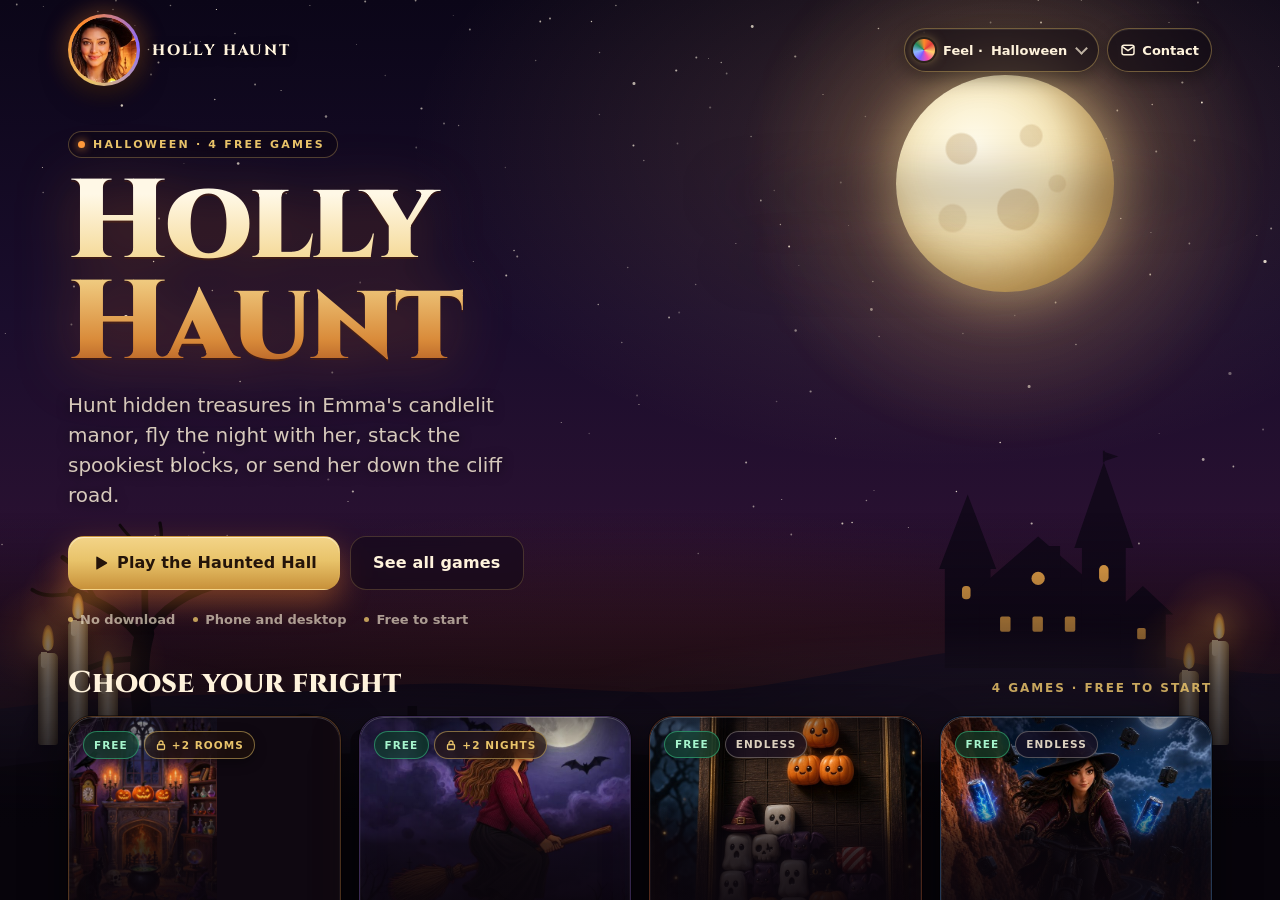
<file: index.html>
<!DOCTYPE html>
<html lang="en">
<head>
  <meta charset="UTF-8" />
  <meta name="viewport" content="width=device-width, initial-scale=1, viewport-fit=cover" />
  <title>Holly Haunt · Spooky Halloween games to play in your browser</title>
  <meta name="description" content="Four free Halloween games for phone and desktop: find hidden objects in Emma's hall, fly with Emma, stack Holly blocks, or ride the cliff road." />
  <meta name="theme-color" content="#07040b" />
  <link rel="canonical" href="https://halloweenfest.github.io/" />
  <meta property="og:type" content="website" />
  <meta property="og:site_name" content="Holly Haunt" />
  <meta property="og:title" content="Holly Haunt · Spooky Halloween games" />
  <meta property="og:description" content="Find hidden objects, fly with Emma, stack the haunt, or ride the cliff. Free to play in your browser." />
  <meta property="og:url" content="https://halloweenfest.github.io/" />
  <meta property="og:image" content="https://halloweenfest.github.io/og.jpg" />
  <meta property="og:image:width" content="1200" />
  <meta property="og:image:height" content="630" />
  <meta name="twitter:card" content="summary_large_image" />
  <link rel="icon" href="favicon.ico?v=11" sizes="any" />
  <link rel="icon" href="favicon.png?v=11" type="image/png" />
  <link rel="apple-touch-icon" href="apple-touch-icon.png?v=11" />
  <link rel="preconnect" href="https://fonts.googleapis.com" />
  <link rel="preconnect" href="https://fonts.gstatic.com" crossorigin />
  <link rel="stylesheet" href="https://fonts.googleapis.com/css2?family=Cinzel:wght@600;700;800;900&display=swap" />
  <link rel="stylesheet" href="site.css?v=5" />
  <link rel="preload" as="image" href="tile-find-halloween.jpg?v=1" />
  <script>
    !function(t,e){var o,n,p,r;e.__SV||(window.posthog=e,e._i=[],e.init=function(i,s,a){function g(t,e){var o=e.split(".");2==o.length&&(t=t[o[0]],e=o[1]),t[e]=function(){t.push([e].concat(Array.prototype.slice.call(arguments,0)))}}(p=t.createElement("script")).type="text/javascript",p.crossOrigin="anonymous",p.async=!0,p.src=s.api_host.replace(".i.posthog.com","-assets.i.posthog.com")+"/static/array.js",(r=t.getElementsByTagName("script")[0]).parentNode.insertBefore(p,r);var u=e;for(void 0!==a?u=e[a]=[]:a="posthog",u.people=u.people||[],u.toString=function(t){var e="posthog";return"posthog"!==a&&(e+="."+a),t||(e+=" (stub)"),e},u.people.toString=function(){return u.toString(1)+".people (stub)"},o="init capture register register_once register_for_session unregister unregister_for_session getFeatureFlag getFeatureFlagPayload isFeatureEnabled reloadFeatureFlags updateEarlyAccessFeatureEnrollment getEarlyAccessFeatures on onFeatureFlags onSessionId getSurveys getActiveMatchingSurveys renderSurvey canRenderSurvey getNextSurveyStep identify setPersonProperties group resetGroups setPersonPropertiesForFlags resetPersonPropertiesForFlags setGroupPropertiesForFlags resetGroupPropertiesForFlags reset get_distinct_id set_config startSessionRecording stopSessionRecording sessionRecordingStarted captureException loadToolbar get_session_id get_session_replay_url createPersonProfile opt_in_capturing opt_out_capturing has_opted_in_capturing has_opted_out_capturing clear_opt_in_out_capturing debug".split(" "),n=0;n<o.length;n++)g(u,o[n]);e._i.push([i,s,a])},e.__SV=1)}(document,window.posthog||[]);
    posthog.init('phc_z6kQXd5am8uAvdXVkFVNWkbPxMuJ7vJc547HLKTxLLtp',{api_host:'https://us.i.posthog.com',person_profiles:'identified_only'});
    posthog.register({ site: 'halloweenfest' });
  </script>
  <style>
    /* =====================================================================
       FIND GAME  (Holly Haunt hidden objects)
       ===================================================================== */
    html, body { height: 100%; }
    body {
      display: flex; flex-direction: column;
      height: 100dvh;
      overflow: hidden;
      background: #07040a;
    }
    body > header.topbar {
      background: linear-gradient(180deg, rgba(10, 5, 14, .97), rgba(14, 7, 18, .9));
      border-bottom-color: rgba(232, 195, 106, .16);
    }
    body > header .mid { display: flex; align-items: center; justify-content: center; gap: 8px; }
    .emma-mark { width: 48px; height: 48px; border-radius: 50%; object-fit: cover; border: 2px solid #e8c36a; flex: none; }
    body > header .mid .sub { display: inline-flex; align-items: center; gap: 6px; justify-content: center; }
    body > header .mid .sub svg { width: 13px; height: 13px; opacity: .8; }
    #progress {
      position: absolute; left: 0; right: 0; bottom: -1px; height: 2px;
      background: rgba(255, 243, 220, .06); overflow: hidden; pointer-events: none;
    }
    #progress i {
      display: block; height: 100%; width: 0;
      background: linear-gradient(90deg, var(--ember), var(--gold), #fff1c4);
      box-shadow: 0 0 12px rgba(255, 190, 90, .8);
      transition: width .5s cubic-bezier(.2, .8, .2, 1);
    }
    #score {
      display: inline-flex; align-items: center; gap: 6px;
      font: 800 14px/1 var(--sans); font-variant-numeric: tabular-nums;
      min-height: 38px; padding: 0 12px; border-radius: 999px;
      background: linear-gradient(180deg, rgba(232, 195, 106, .2), rgba(232, 195, 106, .08));
      color: #ffe7a8; border: 1px solid var(--line-strong);
      box-shadow: 0 0 18px rgba(232, 160, 60, .15);
    }
    #score.bump { animation: bump .45s ease-out; }
    @keyframes bump { 40% { transform: scale(1.18); box-shadow: 0 0 26px rgba(255, 200, 100, .6); } }

    #stage {
      position: relative;
      flex: 1;
      min-height: 0;
      background: #060307;
      touch-action: none;
      overflow: hidden;
      user-select: none; -webkit-user-select: none;
    }
    #bgblur {
      position: absolute; inset: -60px;
      background: #120910 center / cover no-repeat;
      filter: blur(34px) saturate(1.3) brightness(.5);
      transform: scale(1.08);
      pointer-events: none;
    }
    #pic {
      position: absolute; inset: 0;
      width: 100%; height: 100%;
      object-fit: contain;
      pointer-events: none;
      user-select: none; -webkit-user-select: none;
      filter: drop-shadow(0 24px 60px rgba(0, 0, 0, .75));
      opacity: 0; transition: opacity .5s ease;
    }
    #pic.ready { opacity: 1; }
    /* Festival room with its own painted picture: show it like a Halloween room (beats themes.css hiding). */
    html[data-theme][data-own-room] #pic.ready,
    html[data-theme][data-own-room] #bgblur,
    html[data-theme][data-own-room] .fx-vignette,
    html[data-theme][data-own-room] .fx-candle { opacity: 1 !important; }
    .fx-vignette, .fx-candle {
      position: absolute; inset: 0; pointer-events: none; z-index: 2;
    }
    .fx-vignette {
      background:
        radial-gradient(ellipse 70% 62% at 50% 50%, transparent 55%, rgba(4, 1, 6, .55) 85%, rgba(4, 1, 6, .85) 100%);
    }
    .fx-candle {
      background:
        radial-gradient(45% 38% at 30% 62%, rgba(255, 150, 50, .16), transparent 70%),
        radial-gradient(40% 34% at 72% 38%, rgba(255, 190, 90, .10), transparent 70%);
      mix-blend-mode: screen;
      animation: candle 5.2s infinite;
    }
    @keyframes candle {
      0%, 100% { opacity: .85; } 8% { opacity: .6; } 12% { opacity: .95; } 30% { opacity: .75; }
      46% { opacity: 1; } 52% { opacity: .7; } 70% { opacity: .9; } 84% { opacity: .65; }
    }
    /* found marker */
    .ring {
      position: absolute; z-index: 3; border-radius: 50%;
      transform: translate(-50%, -50%);
      pointer-events: none;
      border: 2px solid rgba(255, 222, 140, .95);
      background: radial-gradient(circle, rgba(255, 220, 140, .14), rgba(255, 220, 140, 0) 70%);
      box-shadow: 0 0 14px rgba(255, 196, 90, .75), inset 0 0 12px rgba(255, 196, 90, .35);
      animation: ringIn .5s cubic-bezier(.2, 1.4, .4, 1) both;
    }
    .ring::after {
      content: ""; position: absolute; right: -2px; top: -2px;
      width: 18px; height: 18px; border-radius: 50%;
      background: #2fbf7d url("data:image/svg+xml,%3Csvg xmlns='http://www.w3.org/2000/svg' viewBox='0 0 24 24' fill='none' stroke='white' stroke-width='3.4' stroke-linecap='round' stroke-linejoin='round'%3E%3Cpath d='M5 12.5l4.5 4.5L19 7.5'/%3E%3C/svg%3E") center / 12px no-repeat;
      box-shadow: 0 0 0 2px #0c0710, 0 2px 8px rgba(0, 0, 0, .6);
    }
    @keyframes ringIn { from { transform: translate(-50%, -50%) scale(.3); opacity: 0; } }
    /* hint magnifier */
    .ring.hint {
      z-index: 4;
      border: 3px solid #ffe2a0;
      background: radial-gradient(circle at 38% 34%, rgba(255, 255, 255, .22), rgba(255, 240, 200, .06) 45%, rgba(255, 210, 120, .04) 70%);
      -webkit-backdrop-filter: brightness(1.45) contrast(1.12) saturate(1.2);
      backdrop-filter: brightness(1.45) contrast(1.12) saturate(1.2);
      box-shadow: 0 0 0 6px rgba(20, 10, 20, .55), 0 0 0 7px rgba(255, 226, 160, .5), 0 0 40px rgba(255, 200, 100, .7);
      animation: lensIn .45s cubic-bezier(.2, 1.4, .4, 1) both, lens 1.1s ease-in-out .45s 3;
    }
    .ring.hint::after {
      right: auto; top: auto; left: 88%; top: 88%;
      width: 12px; height: 46px; border-radius: 6px;
      background: linear-gradient(90deg, #5a3a1c, #a8783e 50%, #5a3a1c);
      box-shadow: 0 0 0 2px rgba(255, 226, 160, .6), 0 6px 14px rgba(0, 0, 0, .6);
      transform: rotate(-45deg); transform-origin: 50% 0;
    }
    @keyframes lensIn { from { transform: translate(-50%, -50%) scale(2.2); opacity: 0; } }
    @keyframes lens { 50% { transform: translate(-50%, -50%) scale(1.12); } }
    .ring.hint.fade { opacity: 0; transition: opacity .4s; }

    .burst { position: absolute; z-index: 5; width: 0; height: 0; pointer-events: none; }
    .burst .shock {
      position: absolute; left: -40px; top: -40px; width: 80px; height: 80px; border-radius: 50%;
      border: 2px solid rgba(255, 230, 160, .9);
      box-shadow: 0 0 24px rgba(255, 190, 90, .8);
      animation: shock .6s ease-out forwards;
    }
    @keyframes shock { from { transform: scale(.2); opacity: 1; } to { transform: scale(1.8); opacity: 0; } }
    .burst .spark {
      position: absolute; left: -4px; top: -4px; width: 8px; height: 8px; border-radius: 50%;
      background: radial-gradient(circle, #fff, #ffd27a 45%, rgba(255, 140, 40, 0) 72%);
      animation: spark .8s cubic-bezier(.1, .7, .3, 1) forwards;
      transform: rotate(var(--a)) translateX(0);
    }
    .burst .spark:nth-child(3n) { background: radial-gradient(circle, #fff, #b9a2ff 45%, rgba(139, 108, 255, 0) 72%); }
    @keyframes spark {
      70% { opacity: 1; }
      to { transform: rotate(var(--a)) translateX(var(--d)) scale(.4); opacity: 0; }
    }
    .pop {
      position: absolute; z-index: 6; transform: translate(-50%, -110%);
      font: 900 26px/1 var(--display); letter-spacing: .04em; color: #ffe9b0;
      text-shadow: 0 0 18px rgba(255, 170, 60, .9), 0 3px 10px #000;
      pointer-events: none; white-space: nowrap;
      animation: floaty 1s cubic-bezier(.2, .8, .3, 1) forwards;
    }
    @keyframes floaty {
      from { transform: translate(-50%, -60%) scale(.6); opacity: 0; }
      20% { transform: translate(-50%, -110%) scale(1.08); opacity: 1; }
      to { transform: translate(-50%, -200%) scale(1); opacity: 0; }
    }
    .miss {
      position: absolute; z-index: 5; width: 54px; height: 54px; margin: -27px 0 0 -27px;
      border-radius: 50%; pointer-events: none;
      border: 2px solid rgba(190, 160, 255, .75);
      background: radial-gradient(circle, rgba(139, 108, 255, .25), transparent 65%);
      animation: miss .5s ease-out forwards;
    }
    .miss::before, .miss::after {
      content: ""; position: absolute; left: 50%; top: 50%; width: 16px; height: 2px; margin: -1px 0 0 -8px;
      background: rgba(220, 205, 255, .95); border-radius: 2px; transform: rotate(45deg);
    }
    .miss::after { transform: rotate(-45deg); }
    @keyframes miss {
      0% { transform: scale(.5); opacity: 0; } 25% { transform: scale(1) translateX(-4px); opacity: 1; }
      45% { transform: translateX(4px); } 65% { transform: translateX(-2px); }
      100% { transform: scale(1.25); opacity: 0; }
    }
    .flyer {
      position: fixed; z-index: 30; width: 46px; height: 46px; margin: -23px 0 0 -23px; border-radius: 50%;
      pointer-events: none; background-repeat: no-repeat;
      box-shadow: 0 0 0 2px #ffe2a0, 0 0 22px rgba(255, 190, 90, .9);
    }
    /* desktop cursor ring */
    #cursor {
      position: absolute; left: 0; top: 0; z-index: 7;
      width: 52px; height: 52px; margin: -26px 0 0 -26px; border-radius: 50%;
      border: 1.5px solid rgba(255, 236, 190, .9);
      box-shadow: 0 0 14px rgba(255, 190, 100, .55), inset 0 0 12px rgba(255, 190, 100, .3);
      pointer-events: none; opacity: 0; transition: opacity .2s, width .15s, height .15s, margin .15s;
      will-change: transform;
    }
    #cursor::after {
      content: ""; position: absolute; left: 50%; top: 50%; width: 4px; height: 4px; margin: -2px 0 0 -2px;
      border-radius: 50%; background: #fff2cf; box-shadow: 0 0 6px #ffcf7a;
    }
    #cursor.on { opacity: 1; }
    #cursor.out { opacity: .35; }
    #cursor.down { width: 40px; height: 40px; margin: -20px 0 0 -20px; }
    @media (hover: hover) and (pointer: fine) {
      #stage { cursor: none; }
    }
    #toast {
      bottom: 14px; z-index: 8;
      background: rgba(14, 7, 18, .82);
      border-color: rgba(232, 195, 106, .35);
      box-shadow: 0 10px 30px rgba(0, 0, 0, .5), 0 0 0 1px rgba(255, 255, 255, .04) inset;
      -webkit-backdrop-filter: blur(10px); backdrop-filter: blur(10px);
      padding: 10px 18px; font-weight: 700; letter-spacing: .01em;
    }

    /* item tray */
    #list {
      position: relative;
      display: flex; gap: 8px; overflow-x: auto; overscroll-behavior-x: contain;
      padding: 10px calc(12px + var(--sar)) 10px calc(12px + var(--sal));
      background: linear-gradient(180deg, rgba(26, 14, 28, .96), rgba(14, 8, 16, .98));
      border-top: 1px solid rgba(232, 195, 106, .2);
      box-shadow: 0 -12px 30px rgba(0, 0, 0, .45);
      scrollbar-width: none;
      scroll-snap-type: x proximity;
      -webkit-mask-image: linear-gradient(90deg, #000 85%, transparent);
      mask-image: linear-gradient(90deg, #000 85%, transparent);
    }
    #list::-webkit-scrollbar { display: none; }
    #list .tray-head { display: none; }
    .chip {
      position: relative;
      flex: 0 0 auto; display: inline-flex; align-items: center; gap: 9px;
      min-height: 50px; padding: 5px 14px 5px 5px;
      border: 1px solid rgba(255, 236, 190, .14); border-radius: 999px;
      background: linear-gradient(180deg, rgba(255, 243, 220, .08), rgba(255, 243, 220, .03));
      color: var(--cream); font: 650 13.5px/1.15 var(--sans); text-align: left;
      scroll-snap-align: start;
      transition: background .2s, border-color .2s, opacity .3s, transform .15s;
    }
    .chip:hover { border-color: rgba(255, 220, 150, .45); background: rgba(255, 243, 220, .1); }
    .chip:active { transform: scale(.97); }
    .chip .th {
      position: relative; flex: none;
      width: 40px; height: 40px; border-radius: 50%;
      background-color: #1a0f16; background-repeat: no-repeat;
      box-shadow: 0 0 0 1.5px rgba(232, 195, 106, .55), 0 4px 10px rgba(0, 0, 0, .5);
    }
    .chip .nm { white-space: nowrap; }
    .chip.got { opacity: .5; border-color: rgba(47, 191, 125, .35); background: rgba(47, 191, 125, .06); }
    .chip.got .nm { text-decoration: line-through; text-decoration-color: var(--gold); text-decoration-thickness: 2px; }
    .chip.got .th { filter: saturate(.6) brightness(.9); }
    .chip.got .th::after {
      content: ""; position: absolute; inset: 0; border-radius: 50%;
      background: rgba(16, 60, 38, .4) url("data:image/svg+xml,%3Csvg xmlns='http://www.w3.org/2000/svg' viewBox='0 0 24 24' fill='none' stroke='%239ff0c6' stroke-width='3.2' stroke-linecap='round' stroke-linejoin='round'%3E%3Cpath d='M5 12.5l4.5 4.5L19 7.5'/%3E%3C/svg%3E") center / 20px no-repeat;
    }
    .chip.just { animation: chipWin .9s ease-out; }
    .chip.just::before {
      content: ""; position: absolute; inset: -2px; border-radius: inherit; pointer-events: none;
      box-shadow: 0 0 0 2px rgba(255, 220, 140, .9), 0 0 24px rgba(255, 190, 90, .8);
      animation: chipGlow 1.2s ease-out forwards;
    }
    @keyframes chipWin { 30% { transform: scale(1.08); opacity: 1; } }
    @keyframes chipGlow { to { opacity: 0; } }
    .chip.hinted { border-color: rgba(255, 220, 140, .9); box-shadow: 0 0 18px rgba(255, 190, 90, .5); }

    #bar {
      display: grid; grid-template-columns: 1fr 1.25fr 52px;
      gap: 8px;
      padding: 8px calc(12px + var(--sar)) calc(10px + var(--sab)) calc(12px + var(--sal));
      background: #0e0810;
    }
    #bar .btn { min-height: 50px; }
    #bar .btn svg { width: 19px; height: 19px; flex: none; }
    #hintBtn { position: relative; overflow: hidden; }
    #hintBtn::after {
      content: ""; position: absolute; inset: 0;
      background: linear-gradient(105deg, transparent 35%, rgba(255, 255, 255, .45) 50%, transparent 65%);
      transform: translateX(-120%); animation: sheen 4.5s ease-in-out 2s infinite;
    }
    @keyframes sheen { 0%, 70% { transform: translateX(-120%); } 100% { transform: translateX(120%); } }
    #hintBtn.cool { filter: saturate(.5) brightness(.8); }
    #hintCount {
      font: 800 11px/1 var(--sans); padding: 3px 6px; border-radius: 999px;
      background: rgba(36, 20, 10, .2); color: #3a2208;
    }
    #contactBtn { padding: 0; min-height: 50px; }
    #contactBtn svg { width: 20px; height: 20px; }

    /* desktop: picture left, glass tray right */
    @media (min-width: 980px) {
      body {
        display: grid;
        grid-template-columns: minmax(0, 1fr) 340px;
        grid-template-rows: auto minmax(0, 1fr) auto;
      }
      body > header.topbar { grid-column: 1 / -1; }
      #stage { grid-column: 1; grid-row: 2 / 4; }
      #list {
        grid-column: 2; grid-row: 2;
        display: grid; grid-template-columns: 1fr 1fr; align-content: start; gap: 8px;
        overflow-x: hidden; overflow-y: auto;
        padding: 18px 16px 12px;
        border-top: 0; border-left: 1px solid rgba(232, 195, 106, .16);
        background:
          radial-gradient(120% 50% at 50% 0%, rgba(139, 108, 255, .12), transparent 70%),
          linear-gradient(180deg, rgba(24, 13, 26, .97), rgba(12, 7, 14, .99));
        box-shadow: -20px 0 40px rgba(0, 0, 0, .35);
        -webkit-mask-image: none; mask-image: none;
      }
      #list .tray-head {
        display: flex; grid-column: 1 / -1; align-items: baseline; justify-content: space-between;
        padding: 0 2px 6px; margin-bottom: 4px; border-bottom: 1px solid rgba(232, 195, 106, .14);
      }
      #list .tray-head b { font: 800 18px/1.2 var(--display); color: var(--cream); letter-spacing: .02em; }
      #list .tray-head span { font: 700 12px/1 var(--sans); color: var(--gold); letter-spacing: .12em; }
      .chip {
        border-radius: 14px; padding: 6px 8px 6px 6px; min-height: 60px; gap: 8px;
        font-size: 13px;
      }
      .chip .th { width: 46px; height: 46px; border-radius: 10px; }
      .chip .th::after { border-radius: 10px !important; }
      .chip .nm { white-space: normal; }
      #bar {
        grid-column: 2; grid-row: 3;
        grid-template-columns: 1fr 1fr 52px; grid-template-areas: "hint hint hint" "rooms rooms contact";
        padding: 12px 16px calc(16px + var(--sab));
        border-left: 1px solid rgba(232, 195, 106, .16);
        background: #0c070e;
      }
      #hintBtn { grid-area: hint; min-height: 56px; font-size: 17px; }
      #roomsBtn { grid-area: rooms; }
      #contactBtn { grid-area: contact; }
    }
    @media (max-width: 420px) {
      body > header.topbar { grid-template-columns: auto minmax(0, 1fr) auto; }
      body > header .mid .kicker { font-size: 12px; letter-spacing: .14em; }
    }
    @media (max-width: 360px) {
      .chip { font-size: 12.5px; min-height: 46px; }
      .chip .th { width: 36px; height: 36px; }
      #bar { grid-template-columns: 1fr 1.2fr 48px; }
      body > header .chip-btn:not(.icon) { padding: 0 9px; }
    }

    /* rooms sheet */
    .rooms { display: grid; grid-template-columns: repeat(3, minmax(0, 1fr)); gap: 10px; margin-top: 12px; }
    #rooms .room {
      aspect-ratio: 3 / 4; border-radius: 18px;
      border-color: rgba(232, 195, 106, .25);
      font: 800 15px/1.1 var(--display); letter-spacing: .02em;
      box-shadow: 0 12px 28px rgba(0, 0, 0, .5);
      background-size: cover; background-position: center 30%;
      transition: transform .25s, box-shadow .25s, border-color .25s;
    }
    #rooms .room:hover { transform: translateY(-4px); box-shadow: 0 18px 40px rgba(0, 0, 0, .6), 0 0 28px rgba(255, 170, 70, .2); }
    #rooms .room .meta { display: block; font: 600 11px/1.3 var(--sans); color: var(--muted); margin-top: 4px; letter-spacing: .02em; }
    #rooms .room.cur { border-color: var(--gold); box-shadow: 0 0 0 2px rgba(232, 195, 106, .55), 0 18px 40px rgba(0, 0, 0, .6); }
    #rooms .room.cur::before {
      content: "Playing"; position: absolute; z-index: 2; top: 8px; left: 8px;
      font: 800 9px/1 var(--sans); letter-spacing: .14em; text-transform: uppercase;
      padding: 5px 7px; border-radius: 999px; background: var(--gold); color: #24140a;
    }
    #pick .sheet h2, #pay .sheet h2, #done .sheet h2, #contact .sheet h2 {
      background: linear-gradient(180deg, #fff5de 30%, #e8c36a 85%);
      -webkit-background-clip: text; background-clip: text; color: transparent;
    }

    /* pay sheet */
    .emblem {
      width: 64px; height: 64px; margin: -2px auto 10px; border-radius: 50%;
      display: grid; place-items: center;
      background: radial-gradient(circle at 40% 35%, #3a2230, #170d14);
      border: 1px solid var(--line-strong);
      box-shadow: 0 0 30px rgba(255, 170, 70, .25), inset 0 0 18px rgba(0, 0, 0, .6);
    }
    .emblem svg { width: 30px; height: 30px; color: var(--gold); }
    #pay .sheet, #done .sheet { text-align: center; }
    .unlock-peek { display: grid; grid-template-columns: 1fr 1fr; gap: 10px; margin: 4px 0 14px; }
    .unlock-peek span {
      position: relative; aspect-ratio: 4 / 3; border-radius: 14px; overflow: hidden;
      background: #120a10 center 35% / cover no-repeat; border: 1px solid var(--line);
      display: flex; align-items: flex-end; justify-content: center; padding: 8px;
      font: 800 13px/1 var(--display); color: var(--cream); text-shadow: 0 2px 8px #000;
    }
    .unlock-peek span::after { content: ""; position: absolute; inset: 40% 0 0; background: linear-gradient(transparent, rgba(12, 7, 16, .9)); }
    .unlock-peek b { position: relative; z-index: 1; }

    /* done sheet */
    #done .stat-row { margin: 14px 0 6px; }
    #done .stat-row b { font-family: var(--display); font-size: 24px; color: #ffe7a8; }
    .stars-row { display: flex; justify-content: center; gap: 6px; margin: 6px 0 2px; }
    .stars-row svg { width: 30px; height: 30px; color: #3a2a30; transition: color .3s; }
    .stars-row svg.on { color: var(--gold); filter: drop-shadow(0 0 8px rgba(255, 190, 80, .7)); animation: starPop .5s cubic-bezier(.2, 1.6, .4, 1) both; }
    .stars-row svg.on:nth-child(2) { animation-delay: .15s; } .stars-row svg.on:nth-child(3) { animation-delay: .3s; }
    @keyframes starPop { from { transform: scale(0) rotate(-40deg); } }
    #done .stat-row b { font-size: 22px; }

    /* ---------- challenge layer: countdown, penalties, curse, limited tray ---------- */
    body > header .mid .sub#sub {
      position: relative; margin-top: 3px; padding: 4px 11px; border-radius: 999px;
      font: 800 19px/1 var(--display); font-variant-numeric: tabular-nums; color: #ffe7a8; letter-spacing: .02em;
      background: rgba(232, 195, 106, .1); border: 1px solid rgba(232, 195, 106, .32);
      transition: color .25s, background .25s, border-color .25s;
    }
    body > header .mid .sub#sub svg { width: 15px; height: 15px; }
    #sub.low { color: #ffab95; background: rgba(190, 40, 30, .2); border-color: rgba(255, 110, 90, .6); animation: lowPulse 1s ease-in-out infinite; }
    #sub.hurt { animation: hurt .45s ease-out; }
    @keyframes lowPulse { 50% { box-shadow: 0 0 18px rgba(255, 80, 60, .65); } }
    @keyframes hurt { 15% { transform: translateX(-5px) scale(1.12); color: #ff6b57; } 35% { transform: translateX(5px); } 60% { transform: translateX(-2px); } }
    .clockpen {
      position: absolute; left: 100%; top: 50%; margin-left: 6px; pointer-events: none; white-space: nowrap;
      font: 900 15px/1 var(--display); color: #ff8d78; text-shadow: 0 0 10px rgba(255, 60, 40, .8);
      animation: penUp 1s ease-out forwards;
    }
    @keyframes penUp { from { transform: translateY(-50%); opacity: 1; } to { transform: translateY(-160%); opacity: 0; } }
    .pop.pen { color: #ff8d78; font-size: 22px; text-shadow: 0 0 14px rgba(255, 60, 40, .9), 0 3px 10px #000; }
    #curse {
      position: absolute; inset: 0; z-index: 9; display: none; place-items: center; text-align: center; pointer-events: none;
      background: radial-gradient(circle, rgba(90, 40, 170, .35), rgba(16, 4, 26, .6));
    }
    #stage.cursed #curse { display: grid; animation: curseIn .25s ease-out; }
    #curse b { display: block; font: 900 clamp(36px, 10vw, 60px)/1 var(--display); color: #e2d2ff; letter-spacing: .04em; text-shadow: 0 0 26px rgba(160, 110, 255, .95), 0 4px 14px #000; }
    #curse span { display: block; margin-top: 8px; font: 700 13px/1.3 var(--sans); color: #d6c8f5; letter-spacing: .08em; text-transform: uppercase; }
    @keyframes curseIn { from { opacity: 0; transform: scale(1.08); } }
    #hintBtn.empty { filter: grayscale(.8) brightness(.65); }
    #hintBtn.empty::after, #hintBtn.cool::after { display: none; }
    .chip.riddle .th {
      display: grid; place-items: center; background: radial-gradient(circle at 40% 35%, #3a2246, #150b1a);
      font: 900 20px/1 var(--display); color: var(--gold);
    }
    .chip.riddle .nm { font-style: italic; color: #e9dcff; white-space: normal; max-width: 128px; font-size: 12.5px; }
    .chip.fresh { animation: chipWin .9s ease-out; }
    .chip.more {
      cursor: default; opacity: .7; border-style: dashed; padding: 5px 14px;
      font: 700 12px/1.2 var(--sans); letter-spacing: .04em; color: var(--muted);
    }
    .chip.more:hover, .chip.more:active { background: inherit; transform: none; border-color: rgba(255, 236, 190, .14); }
    @media (min-width: 980px) { .chip.more { grid-column: 1 / -1; min-height: 44px; justify-content: center; } }
    #fail .sheet { text-align: center; }
    #fail .sheet h2 { background: linear-gradient(180deg, #ffe4dc 30%, #ff8a6a 85%); -webkit-background-clip: text; background-clip: text; color: transparent; }
    #fail .emblem svg { color: #ff9c80; }
    .diff { display: grid; grid-template-columns: 1fr 1fr; gap: 8px; margin-top: 12px; }
    .diff button {
      min-height: 48px; padding: 8px 10px; border-radius: 14px; cursor: pointer;
      border: 1px solid rgba(255, 236, 190, .18); background: rgba(255, 243, 220, .04);
      color: var(--cream); font: 800 15px/1.1 var(--display); letter-spacing: .02em;
    }
    .diff button small { display: block; margin-top: 4px; font: 600 11px/1.2 var(--sans); color: var(--muted); letter-spacing: .02em; }
    .diff button[aria-checked="true"] { border-color: var(--gold); background: rgba(232, 195, 106, .14); box-shadow: 0 0 0 1px rgba(232, 195, 106, .5), 0 0 18px rgba(255, 170, 70, .2); }
    #rooms .room .best { display: block; margin-top: 3px; font: 800 10.5px/1.2 var(--sans); color: #ffe7a8; letter-spacing: .04em; }

    /* contact sheet */
    .contact-row {
      display: flex; align-items: center; gap: 12px; text-align: left;
      padding: 12px; margin-top: 10px; border-radius: 14px;
      background: rgba(255, 243, 220, .04); border: 1px solid var(--line);
    }
    .contact-row .ic {
      flex: none; width: 42px; height: 42px; border-radius: 12px; display: grid; place-items: center;
      background: linear-gradient(135deg, rgba(232, 195, 106, .25), rgba(139, 108, 255, .2)); color: var(--gold);
    }
    .contact-row .ic svg { width: 20px; height: 20px; }
    .contact-row .tx { min-width: 0; flex: 1; }
    .contact-row .tx p { margin: 0; font-size: 12px; letter-spacing: .14em; text-transform: uppercase; color: var(--gold); font-weight: 700; }
    .contact-row .tx strong { display: block; color: var(--cream); font-size: 16px; overflow-wrap: anywhere; }

    /* =====================================================================
       GAME PICKER
       ===================================================================== */
    #gate {
      position: fixed; inset: 0; z-index: 10;
      display: none;
      overflow-x: hidden; overflow-y: auto;
      -webkit-overflow-scrolling: touch;
      background: #07040b;
      --mx: 0; --my: 0;
    }
    #gate.on { display: block; }
    .scene {
      position: absolute; left: 0; right: 0; top: 0;
      height: clamp(600px, 92vh, 860px);
      overflow: hidden; pointer-events: none; z-index: 0;
      background:
        radial-gradient(60% 55% at 74% 18%, rgba(255, 196, 120, .16), transparent 70%),
        radial-gradient(90% 60% at 50% 100%, rgba(255, 110, 40, .2), transparent 65%),
        linear-gradient(180deg, #0b0618 0%, #1a0d2c 38%, #2a1131 66%, #3a1424 84%, #1a0a14 100%);
    }
    .scene::after {
      content: ""; position: absolute; left: 0; right: 0; bottom: 0; height: 38%;
      background: linear-gradient(180deg, transparent, rgba(7, 4, 11, .7) 55%, #07040b);
      z-index: 9;
    }
    .layer {
      position: absolute; inset: 0;
      transform: translate3d(calc(var(--mx) * var(--d, 0) * 1px), calc(var(--my) * var(--d, 0) * 1px), 0);
      transition: transform .6s cubic-bezier(.2, .7, .2, 1);
      will-change: transform;
    }
    .stars { position: absolute; left: 0; top: 0; width: 1px; height: 1px; border-radius: 50%; }
    .stars.s2 { animation: twinkle 3.6s ease-in-out infinite alternate; }
    @keyframes twinkle { from { opacity: .25; } to { opacity: 1; } }
    .moon-wrap { position: absolute; right: 13%; top: 9%; width: clamp(130px, 17vw, 250px); aspect-ratio: 1; }
    .moon-halo {
      position: absolute; inset: -90%; border-radius: 50%;
      background: radial-gradient(circle, rgba(255, 226, 160, .32) 0, rgba(255, 196, 120, .12) 30%, transparent 62%);
      animation: breathe 7s ease-in-out infinite;
    }
    @keyframes breathe { 50% { transform: scale(1.08); opacity: .8; } }
    .moon {
      position: absolute; inset: 0; border-radius: 50%;
      background:
        radial-gradient(circle at 30% 34%, rgba(170, 130, 70, .28) 0 7%, transparent 8%),
        radial-gradient(circle at 62% 28%, rgba(170, 130, 70, .22) 0 5%, transparent 6%),
        radial-gradient(circle at 56% 62%, rgba(170, 130, 70, .26) 0 11%, transparent 12%),
        radial-gradient(circle at 26% 66%, rgba(170, 130, 70, .18) 0 6%, transparent 7%),
        radial-gradient(circle at 74% 50%, rgba(170, 130, 70, .16) 0 4%, transparent 5%),
        radial-gradient(circle at 36% 32%, #fffbeb 0, #f7e8bb 40%, #e4c47e 72%, #b98f4b 100%);
      box-shadow: 0 0 50px 8px rgba(255, 226, 150, .4), 0 0 140px 40px rgba(255, 196, 110, .14), inset -22px -18px 44px rgba(110, 70, 25, .45);
    }
    .wisp {
      position: absolute; border-radius: 50%;
      background: rgba(18, 8, 28, .7); filter: blur(16px);
      animation: wisp linear infinite;
    }
    .wisp.w1 { width: 40%; height: 22px; right: 4%; top: 22%; animation-duration: 38s; }
    .wisp.w2 { width: 26%; height: 14px; right: 18%; top: 31%; animation-duration: 52s; animation-direction: reverse; opacity: .75; }
    @keyframes wisp { 0% { transform: translateX(30%); } 50% { transform: translateX(-30%); } 100% { transform: translateX(30%); } }
    .sil { position: absolute; left: 0; right: 0; bottom: 0; width: 100%; height: 46%; display: block; }
    .win { animation: winflick 3s infinite; }
    .win:nth-of-type(2n) { animation-duration: 4.3s; animation-delay: -1s; }
    .win:nth-of-type(3n) { animation-duration: 2.4s; animation-delay: -2s; }
    @keyframes winflick { 0%, 100% { opacity: 1; } 40% { opacity: .75; } 44% { opacity: .35; } 48% { opacity: .9; } 70% { opacity: .8; } }
    .fog {
      position: absolute; left: -50%; width: 200%; bottom: 0; height: 42%;
      background:
        radial-gradient(30% 50% at 15% 70%, rgba(190, 170, 230, .16), transparent 70%),
        radial-gradient(25% 45% at 40% 85%, rgba(200, 180, 240, .14), transparent 70%),
        radial-gradient(30% 50% at 65% 75%, rgba(190, 170, 230, .15), transparent 70%),
        radial-gradient(25% 45% at 90% 85%, rgba(200, 180, 240, .13), transparent 70%);
      filter: blur(6px);
      animation: drift 46s linear infinite alternate;
    }
    .fog.f2 { bottom: 6%; height: 30%; opacity: .7; animation-duration: 64s; animation-direction: alternate-reverse; }
    @keyframes drift { from { transform: translateX(0); } to { transform: translateX(25%); } }
    .bat {
      position: absolute; left: 0; top: var(--y); width: var(--w); height: auto;
      color: #07030a; opacity: .9;
      animation: batfly var(--t) linear var(--dl) infinite;
      transform: translateX(-120px);
    }
    .bat svg { width: 100%; height: auto; display: block; animation: bob 1.4s ease-in-out infinite alternate; }
    .bat path { animation: flap .22s ease-in-out infinite alternate; transform-origin: 50% 40%; }
    @keyframes batfly { from { transform: translateX(-120px); } to { transform: translateX(calc(100vw + 120px)); } }
    @keyframes bob { from { transform: translateY(-14px) rotate(-6deg); } to { transform: translateY(14px) rotate(5deg); } }
    @keyframes flap { from { transform: scaleY(1); } to { transform: scaleY(.45) scaleX(.94); } }
    .ember {
      position: absolute; bottom: 8%; width: 4px; height: 4px; border-radius: 50%;
      background: #ffb35c; box-shadow: 0 0 8px 2px rgba(255, 150, 50, .7);
      opacity: 0; animation: rise linear infinite;
    }
    @keyframes rise {
      0% { transform: translate(0, 0); opacity: 0; } 15% { opacity: .9; }
      100% { transform: translate(var(--dx, 30px), -46vh); opacity: 0; }
    }
    .candles { position: absolute; bottom: 10%; display: flex; align-items: flex-end; gap: 10px; z-index: 8; }
    .candles.left { left: 3%; }
    .candles.right { right: 4%; }
    .candle {
      position: relative; width: 20px; height: var(--h, 70px);
      border-radius: 5px 5px 3px 3px;
      background: linear-gradient(90deg, #8f7a5a, #f3e2c0 35%, #fff4dc 50%, #cdb48a 80%, #8a7352);
      box-shadow: 0 10px 18px rgba(0, 0, 0, .6);
    }
    .candle::before { /* wax drip */
      content: ""; position: absolute; left: 3px; top: -1px; width: 6px; height: 16px; border-radius: 0 0 4px 4px;
      background: #fff1d2;
    }
    .flame {
      position: absolute; left: 50%; bottom: calc(100% + 2px); width: 12px; height: 26px; margin-left: -6px;
      border-radius: 50% 50% 50% 50% / 64% 64% 36% 36%;
      background: radial-gradient(ellipse at 50% 78%, #fff 0, #fff2b8 22%, #ffbb4a 52%, rgba(255, 110, 30, .2) 78%, transparent 80%);
      transform-origin: 50% 100%;
      animation: flame 1.6s ease-in-out infinite;
      filter: blur(.3px);
    }
    .flame::after {
      content: ""; position: absolute; left: 50%; top: 50%; width: 120px; height: 120px; margin: -60px 0 0 -60px; border-radius: 50%;
      background: radial-gradient(circle, rgba(255, 170, 70, .35), rgba(255, 140, 40, .1) 40%, transparent 70%);
      animation: glow 2.2s ease-in-out infinite;
    }
    .candle:nth-child(2) .flame { animation-duration: 1.25s; animation-delay: -.4s; }
    .candle:nth-child(3) .flame { animation-duration: 1.9s; animation-delay: -.9s; }
    @keyframes flame {
      0%, 100% { transform: rotate(-2deg) scaleY(1); } 25% { transform: rotate(3deg) scaleY(1.08) scaleX(.92); }
      50% { transform: rotate(-3deg) scaleY(.94); } 75% { transform: rotate(2deg) scaleY(1.05) scaleX(.95); }
    }
    @keyframes glow { 0%, 100% { opacity: .9; transform: scale(1); } 30% { opacity: .65; transform: scale(.94); } 60% { opacity: 1; transform: scale(1.05); } }

    .gate-inner {
      position: relative; z-index: 2;
      max-width: 1180px; margin: 0 auto;
      padding: calc(14px + var(--sat)) calc(18px + var(--sar)) calc(24px + var(--sab)) calc(18px + var(--sal));
      min-height: 100%;
      display: flex; flex-direction: column;
    }
    .gate-nav { display: flex; align-items: center; justify-content: space-between; gap: 12px; }
    .brand { display: inline-flex; align-items: center; gap: 10px; font: 800 15px/1 var(--display); letter-spacing: .12em; color: var(--cream); text-transform: uppercase; }
    .brand svg { width: 30px; height: 30px; filter: drop-shadow(0 0 10px rgba(255, 140, 40, .6)); }
    .brand .emma-mark { width: 72px; height: 72px; }
    .hero { position: relative; padding: clamp(40px, 8vh, 96px) 0 clamp(36px, 6vh, 64px); max-width: 680px; }
    .hero .eyebrow {
      display: inline-flex; align-items: center; gap: 8px;
      padding: 7px 12px 7px 9px; border-radius: 999px;
      background: rgba(14, 7, 20, .55); border: 1px solid rgba(232, 195, 106, .3);
      -webkit-backdrop-filter: blur(6px); backdrop-filter: blur(6px);
      font: 700 11px/1 var(--sans); letter-spacing: .2em; text-transform: uppercase; color: var(--gold);
    }
    .hero .eyebrow i { width: 7px; height: 7px; border-radius: 50%; background: #ff9a3c; box-shadow: 0 0 10px #ff9a3c; animation: candle 3s infinite; }
    .hero h1 {
      font-family: var(--display); font-weight: 900;
      font-size: clamp(54px, 13.5vw, 128px); line-height: .9; letter-spacing: -.01em;
      margin: 18px 0 16px;
      background: linear-gradient(180deg, #fff8e6 10%, #f3d48a 48%, #d98b3a 82%, #a8521f);
      -webkit-background-clip: text; background-clip: text; color: transparent;
      filter: drop-shadow(0 6px 30px rgba(255, 150, 50, .28)) drop-shadow(0 2px 0 rgba(60, 20, 10, .6));
    }
    .hero h1 span { display: block; }
    .hero .lede { color: rgba(255, 243, 220, .82); font-size: clamp(16px, 4vw, 20px); line-height: 1.5; max-width: 36ch; text-shadow: 0 2px 12px rgba(0, 0, 0, .7); }
    .hero .cta { display: flex; flex-wrap: wrap; gap: 10px; margin-top: 26px; }
    .hero .cta .btn { min-height: 54px; padding: 0 22px; border-radius: 16px; font-size: 16px; }
    .hero .cta .btn svg { width: 18px; height: 18px; }
    .hero .cta .btn-ghost { background: rgba(14, 7, 20, .5); -webkit-backdrop-filter: blur(6px); backdrop-filter: blur(6px); }
    .facts { display: flex; flex-wrap: wrap; gap: 6px 18px; margin-top: 22px; color: rgba(255, 243, 220, .62); font-size: 13px; font-weight: 600; }
    .facts span { display: inline-flex; align-items: center; gap: 7px; }
    .facts span::before { content: ""; width: 5px; height: 5px; border-radius: 50%; background: var(--gold); opacity: .8; }

    .games-head { display: flex; align-items: end; justify-content: space-between; gap: 12px; margin: 0 0 16px; }
    .games-head h2 { font: 800 clamp(22px, 5vw, 30px)/1.1 var(--display); color: var(--cream); }
    .games-head p { color: var(--muted); font-size: 14px; }
    .games { position: relative; display: grid; gap: 18px; grid-template-columns: 1fr; perspective: 1200px; }
    .game-card {
      --accent: 255, 170, 70;
      position: relative; isolation: isolate;
      display: flex; flex-direction: column;
      border: 1px solid rgba(232, 195, 106, .2);
      border-radius: 26px; overflow: hidden;
      background: linear-gradient(180deg, #1b0f1d, #0f0811);
      color: var(--cream); text-decoration: none; text-align: left;
      box-shadow: 0 24px 50px rgba(0, 0, 0, .55), 0 1px 0 rgba(255, 255, 255, .06) inset;
      transform: rotateX(var(--rx, 0deg)) rotateY(var(--ry, 0deg)) translateY(var(--lift, 0px));
      transform-style: preserve-3d;
      transition: transform .35s cubic-bezier(.2, .8, .2, 1), box-shadow .35s, border-color .35s;
      padding: 0;
    }
    .game-card.c-emma { --accent: 160, 120, 255; }
    .game-card.c-stack { --accent: 255, 120, 60; }
    .game-card:hover, .game-card:focus-visible {
      --lift: -6px;
      border-color: rgba(var(--accent), .65);
      box-shadow: 0 34px 70px rgba(0, 0, 0, .6), 0 0 0 1px rgba(var(--accent), .35), 0 0 60px rgba(var(--accent), .28);
    }
    .game-card:focus-visible { outline-offset: 4px; border-radius: 26px; }
    .game-card .art { position: relative; display: block; aspect-ratio: 16 / 11; overflow: hidden; background: #120a10; }
    .game-card .art img { width: 100%; height: 100%; object-fit: cover; object-position: center 30%; transform: scale(1.02); transition: transform .8s cubic-bezier(.2, .8, .2, 1), filter .4s; }
    .game-card.c-emma .art img { object-position: center 38%; }
    .game-card.c-stack .art img { object-position: center 40%; }
    .game-card:hover .art img { transform: scale(1.08); filter: brightness(1.08) saturate(1.1); }
    .game-card .art::after {
      content: ""; position: absolute; inset: 0;
      background: linear-gradient(180deg, rgba(12, 6, 14, 0) 45%, rgba(15, 8, 17, .85) 82%, #0f0811 100%);
    }
    .game-card .glare {
      position: absolute; inset: 0; z-index: 3; pointer-events: none; opacity: 0;
      background: radial-gradient(420px circle at var(--gx, 50%) var(--gy, 30%), rgba(255, 240, 210, .16), transparent 45%);
      transition: opacity .3s;
    }
    .game-card:hover .glare { opacity: 1; }
    .game-card .badges { position: absolute; z-index: 2; top: 14px; left: 14px; right: 14px; display: flex; flex-wrap: wrap; gap: 6px; }
    .pill {
      display: inline-flex; align-items: center; gap: 5px;
      font: 800 10.5px/1 var(--sans); letter-spacing: .12em; text-transform: uppercase;
      padding: 7px 10px; border-radius: 999px;
      -webkit-backdrop-filter: blur(8px); backdrop-filter: blur(8px);
    }
    .pill svg { width: 12px; height: 12px; }
    .pill.free { background: rgba(14, 60, 40, .7); color: #a6f5cd; border: 1px solid rgba(62, 207, 142, .5); }
    .pill.lock { background: rgba(30, 16, 10, .7); color: var(--gold); border: 1px solid rgba(232, 195, 106, .5); }
    .pill.open { background: rgba(30, 16, 10, .7); color: #ffe2a0; border: 1px solid rgba(232, 195, 106, .5); }
    .game-card .body { position: relative; z-index: 2; display: block; padding: 0 20px 20px; margin-top: -54px; }
    .game-card .tag { display: block; font: 800 11px/1 var(--sans); letter-spacing: .2em; text-transform: uppercase; color: rgb(var(--accent)); filter: brightness(1.25); }
    .game-card .title { display: block; font: 800 clamp(24px, 6.4vw, 28px)/1.05 var(--display); margin: 9px 0 8px; color: #fff6e2; }
    .game-card .desc { display: block; color: var(--muted); font-size: 14.5px; line-height: 1.45; }
    .game-card .foot { display: flex; align-items: center; justify-content: space-between; gap: 10px; margin-top: 16px; }
    .game-card .meta { font-size: 12.5px; color: rgba(255, 243, 220, .55); font-weight: 600; }
    .game-card .play {
      display: inline-flex; align-items: center; gap: 8px; flex: none;
      min-height: 44px; padding: 0 18px 0 14px; border-radius: 999px;
      font: 800 15px/1 var(--sans); color: #24140a;
      background: linear-gradient(180deg, #f6dc98, var(--gold) 50%, var(--gold-2));
      box-shadow: 0 1px 0 rgba(255, 255, 255, .5) inset, 0 8px 22px rgba(232, 160, 60, .3);
      transition: transform .2s, box-shadow .2s;
    }
    .game-card .play svg { width: 16px; height: 16px; }
    .game-card:hover .play { transform: translateX(2px); box-shadow: 0 1px 0 rgba(255, 255, 255, .5) inset, 0 10px 30px rgba(var(--accent), .5); }
    .gate-foot {
      margin-top: auto; padding-top: 34px;
      display: flex; flex-wrap: wrap; gap: 8px 16px; align-items: center; justify-content: space-between;
      color: rgba(255, 243, 220, .5); font-size: 13px;
    }
    .gate-foot .btn-quiet { min-height: 44px; padding: 0 4px; }
    @media (max-width: 759px) {
      .scene { height: 640px; }
      .moon-wrap { right: -4%; top: 64px; width: 150px; }
      .sil { height: 34%; }
      .candles { bottom: 15%; transform: scale(.7); transform-origin: bottom left; }
      .candles.right { display: none; }
      .hero { padding-top: 64px; }
    }
    @media (max-width: 559px) {
      .hero .cta .btn-ghost { display: none; }
      .hero .cta .btn-primary { flex: 1 1 auto; }
    }
    @media (max-width: 360px) {
      .hero .cta .btn { width: 100%; }
    }
    @media (prefers-reduced-motion: reduce) {
      .bat, .ember, .wisp { display: none; }
      .layer { transition: none; transform: none; }
      #hintBtn::after { display: none; }
    }
  </style>
  <style>
    /* =====================================================================
       V3 POLISH: depth, lighting, theme-aware colors, phone-first sizing
       ===================================================================== */
    .chip-btn { min-height: 44px; min-width: 44px; }
    .chip-btn.icon { width: 44px; }
    #score { min-height: 44px; }

    /* ---------- picker header: Emma portrait + theme switcher ---------- */
    .gate-nav { position: relative; z-index: 7; display: grid; grid-template-columns: minmax(0, 1fr) auto auto; gap: 8px; }
    .gate-nav .theme-hold { justify-self: end; }
    @media (max-width: 559px) {
      .contact-btn { padding: 0; width: 44px; }
      .contact-btn .btn-word { display: none; }
    }
    .brand { gap: 12px; min-width: 0; text-shadow: 0 2px 10px rgba(0, 0, 0, .7); }
    .brand > svg { display: none; }
    .gate-nav .emma-mark {
      width: 64px; height: 64px; padding: 3px; border: 0;
      background: conic-gradient(from 200deg, var(--gold), var(--ember), #8b6cff, var(--gold));
      box-shadow: 0 10px 26px rgba(0, 0, 0, .55), 0 0 26px color-mix(in srgb, var(--ember) 45%, transparent);
      animation: halo 5s ease-in-out infinite;
    }
    @keyframes halo { 50% { box-shadow: 0 10px 26px rgba(0, 0, 0, .55), 0 0 40px color-mix(in srgb, var(--gold) 55%, transparent); } }
    .gate-nav .chip-btn {
      background: color-mix(in srgb, var(--bg) 55%, transparent);
      -webkit-backdrop-filter: blur(10px); backdrop-filter: blur(10px);
      border-color: color-mix(in srgb, var(--gold) 40%, transparent);
      box-shadow: 0 6px 18px rgba(0, 0, 0, .35), inset 0 1px 0 rgba(255, 255, 255, .08);
    }
    .theme-btn { gap: 8px; padding: 0 12px 0 8px; }
    .theme-btn::before {
      content: ""; flex: none; width: 22px; height: 22px; border-radius: 50%;
      background: conic-gradient(#ff8a2a, #e23b3b, #ffd56a, #ff4fa3, #7c5cff, #8eb6ff, #1f8a5b, #ff8a2a);
      box-shadow: 0 0 0 2px rgba(0, 0, 0, .45), 0 0 12px color-mix(in srgb, var(--gold) 60%, transparent);
    }
    .theme-btn::after {
      content: ""; flex: none; width: 7px; height: 7px; margin: -3px 0 0 2px;
      border-right: 2px solid currentColor; border-bottom: 2px solid currentColor; transform: rotate(45deg); opacity: .7;
    }
    html body .theme-pop {
      min-width: 214px; padding: 6px; border-radius: 18px;
      background: color-mix(in srgb, var(--bg) 90%, transparent);
      -webkit-backdrop-filter: blur(16px); backdrop-filter: blur(16px);
      box-shadow: 0 24px 60px rgba(0, 0, 0, .6), inset 0 1px 0 rgba(255, 255, 255, .06);
    }
    html body .theme-pop button { min-height: 44px; border-radius: 12px; font: 700 15px/1.2 var(--sans); padding: 10px 12px; }
    html body .theme-pop button[aria-current="true"] {
      background: linear-gradient(90deg, color-mix(in srgb, var(--gold) 24%, transparent), transparent);
      box-shadow: inset 3px 0 0 var(--gold);
    }

    @media (max-width: 600px) {
      .topbar .theme-btn { width: 44px; padding: 0; gap: 0; }
      .topbar .theme-btn > span, .topbar .theme-btn::after { display: none; }
      body > header.topbar { gap: 6px; }
      body > header.topbar .right { gap: 5px; }
      #score { padding: 0 10px; }
    }
    @media (max-width: 360px) {
      body > header .mid .emma-mark { display: none; }
      body > header .mid .sub#sub { font-size: 17px; padding-left: 9px; padding-right: 9px; }
      #score { padding: 0 8px; font-size: 13px; }
    }

    /* ---------- hero ---------- */
    .hero { padding: clamp(28px, 5vh, 64px) 0 clamp(28px, 4.5vh, 48px); }
    .hero h1 { margin: 16px 0 14px; font-size: clamp(54px, 9vw, 112px); }
    .wisp { background: rgba(18, 8, 28, .38); filter: blur(24px); }
    .hero .cta .btn-primary { box-shadow: 0 1px 0 rgba(255, 255, 255, .5) inset, 0 12px 30px color-mix(in srgb, var(--ember) 40%, transparent); }

    /* ---------- game cards: one shape, full-bleed art ---------- */
    .games-head { align-items: baseline; flex-wrap: wrap; }
    .games-head h2 { white-space: nowrap; }
    .games-head p { font: 700 12px/1 var(--sans); letter-spacing: .16em; text-transform: uppercase; color: var(--gold); opacity: .85; white-space: nowrap; }
    .games { grid-template-columns: repeat(2, minmax(0, 1fr)); gap: 12px; }
    .game-card {
      aspect-ratio: 3 / 4.5; justify-content: flex-end;
      border-radius: 22px; background: #0f0811;
      border-color: rgba(var(--accent), .28);
      box-shadow: 0 20px 44px rgba(0, 0, 0, .55), 0 0 0 1px rgba(0, 0, 0, .4);
    }
    .game-card.c-find { --accent: 255, 170, 70; }
    .game-card.c-emma { --accent: 170, 130, 255; }
    .game-card.c-stack { --accent: 255, 128, 60; }
    .game-card.c-rush { --accent: 90, 180, 255; }
    .game-card::before {
      content: ""; position: absolute; inset: 0; z-index: 6; border-radius: inherit; pointer-events: none;
      box-shadow: inset 0 1px 0 rgba(255, 255, 255, .16), inset 0 0 0 1px rgba(255, 255, 255, .04), inset 0 -60px 80px -60px rgba(var(--accent), .35);
    }
    .game-card .art { position: absolute; inset: 0; aspect-ratio: auto; z-index: 0; }
    .game-card .art img { object-position: center 30%; }
    .game-card.c-emma .art img { object-position: 45% 40%; }
    .game-card.c-stack .art img { object-position: center 35%; }
    .game-card.c-rush .art img { object-position: 55% 30%; }
    html[data-theme] .game-card .art img.fest-art { filter: saturate(1.05) !important; }
    .game-card .art::after {
      z-index: 3;
      background: linear-gradient(180deg, rgba(8, 4, 10, .5) 0%, rgba(8, 4, 10, 0) 20%, rgba(8, 4, 10, 0) 38%, rgba(10, 5, 12, .8) 64%, rgba(10, 5, 12, .97) 100%);
    }
    .game-card .badges { top: 10px; left: 10px; right: 10px; z-index: 5; gap: 5px; }
    .pill { padding: 6px 8px; font-size: 9.5px; letter-spacing: .1em; box-shadow: 0 4px 12px rgba(0, 0, 0, .35); }
    .pill.endless { background: rgba(20, 12, 30, .7); color: rgba(255, 243, 220, .85); border: 1px solid rgba(255, 243, 220, .28); }
    .game-card .body { z-index: 5; margin-top: 0; padding: 0 12px 12px; }
    .tagrow { display: flex; align-items: center; justify-content: space-between; gap: 6px; }
    .game-card .tag { font-size: 9.5px; letter-spacing: .14em; white-space: nowrap; overflow: hidden; text-overflow: ellipsis; min-width: 0; }
    .skill { display: inline-flex; gap: 3px; flex: none; }
    .skill i { width: 6px; height: 6px; border-radius: 50%; background: rgba(255, 255, 255, .22); }
    .skill i.on { background: rgb(var(--accent)); box-shadow: 0 0 6px rgba(var(--accent), .9); }
    .game-card .title { font-size: clamp(15px, 4.6vw, 22px); line-height: 1.08; margin: 6px 0 0; text-shadow: 0 2px 14px rgba(0, 0, 0, .9); overflow-wrap: anywhere; }
    .game-card .desc { display: none; }
    .game-card .meta { display: none; }
    .game-card .foot { margin-top: 10px; }
    .game-card .play { width: 100%; justify-content: center; min-height: 44px; padding: 0 12px; }
    .game-card:hover .play { transform: none; }
    .game-card .theme-cover {
      z-index: 2; place-items: start center; padding-top: 30%;
      font-size: clamp(44px, 12vw, 72px); filter: drop-shadow(0 8px 18px rgba(0, 0, 0, .55));
      background:
        radial-gradient(45% 30% at 50% 40%, color-mix(in srgb, var(--gold) 35%, transparent), transparent 70%),
        linear-gradient(180deg, color-mix(in srgb, var(--bg) 35%, transparent), color-mix(in srgb, var(--gold-2) 22%, transparent));
    }
    @media (min-width: 760px) {
      .games { gap: 18px; }
      .game-card { border-radius: 24px; }
      .game-card .badges { top: 14px; left: 14px; right: 14px; }
      .pill { padding: 7px 10px; font-size: 10.5px; }
      .game-card .body { padding: 0 18px 18px; }
      .game-card .tag { font-size: 10.5px; }
      .game-card .title { font-size: 24px; margin-top: 8px; }
      .game-card .desc { display: -webkit-box; -webkit-line-clamp: 3; -webkit-box-orient: vertical; overflow: hidden; margin-top: 8px; font-size: 13.5px; line-height: 1.45; min-height: calc(1.45em * 3); }
      .game-card .meta { display: block; }
      .game-card .foot { margin-top: 14px; }
      .game-card .play { width: auto; padding: 0 18px 0 14px; }
      .game-card:hover .play { transform: translateX(2px); }
    }
    @media (min-width: 1020px) {
      .games { grid-template-columns: repeat(4, minmax(0, 1fr)); gap: 18px; }
      .game-card .title { font-size: 21px; }
      .game-card .foot { flex-direction: column; align-items: stretch; gap: 10px; }
      .game-card .play { width: 100%; }
    }
    @media (max-width: 759px) {
      .scene { height: 600px; }
      .hero { padding: 26px 0 24px; }
      .hero h1 { font-size: clamp(46px, 15vw, 76px); margin: 14px 0 10px; }
      .hero .lede { font-size: 15.5px; line-height: 1.45; }
      .hero .cta { margin-top: 18px; }
      .facts { margin-top: 14px; font-size: 12px; gap: 6px 14px; }
      .games-head { margin-bottom: 12px; }
      .gate-nav .brand .emma-mark { width: 60px !important; height: 60px !important; }
      .brand { font-size: 13px; letter-spacing: .1em; }
    }
    @media (max-width: 380px) {
      .gate-inner { padding-left: calc(12px + var(--sal)); padding-right: calc(12px + var(--sar)); }
      .games { gap: 10px; }
      .gate-nav { gap: 6px; }
      .gate-nav .brand .emma-mark { width: 52px !important; height: 52px !important; padding: 2px; }
      .brand { gap: 8px; font-size: 12px; }
      .theme-btn .feel-word { display: none; }
      .theme-btn { padding: 0 10px 0 7px; }
      .game-card .body { padding: 0 9px 10px; }
      .pill { font-size: 8.5px; padding: 5px 7px; letter-spacing: .08em; }
      .brand { font-size: 0; }
      .skill { display: none; }
      .games-head h2 { font-size: 21px; }
    }

    /* ---------- find game: theme-aware room lighting ---------- */
    #stage { background: radial-gradient(110% 80% at 50% 10%, color-mix(in srgb, var(--surface) 55%, #000), var(--bg) 75%); }
    .fx-glow { position: absolute; inset: 0; z-index: 5; pointer-events: none; }
    .fx-glow::before, .fx-glow::after { content: ""; position: absolute; inset: 0; }
    .fx-glow::before {
      background:
        radial-gradient(120% 90% at 50% 45%, transparent 58%, color-mix(in srgb, var(--bg) 75%, transparent) 100%),
        linear-gradient(180deg, color-mix(in srgb, var(--bg) 45%, transparent), transparent 9%, transparent 91%, color-mix(in srgb, var(--bg) 55%, transparent));
    }
    .fx-glow::after {
      background:
        radial-gradient(55% 35% at 50% 100%, color-mix(in srgb, var(--ember) 20%, transparent), transparent 70%),
        radial-gradient(40% 30% at 12% 30%, color-mix(in srgb, var(--gold) 10%, transparent), transparent 70%),
        radial-gradient(40% 30% at 88% 30%, color-mix(in srgb, var(--gold) 10%, transparent), transparent 70%);
      mix-blend-mode: screen; animation: candle 5.6s infinite;
    }
    #stage.glint .fx-glow::before { animation: glint .7s ease-out; }
    @keyframes glint { 30% { box-shadow: inset 0 0 0 2px color-mix(in srgb, var(--gold) 70%, transparent), inset 0 0 60px color-mix(in srgb, var(--gold) 35%, transparent); } }
    #stage #festBoard .fest-item {
      width: 64px; height: 64px;
      background: radial-gradient(circle at 40% 30%, rgba(255, 255, 255, .28), color-mix(in srgb, var(--surface) 55%, transparent) 70%);
      -webkit-backdrop-filter: blur(4px); backdrop-filter: blur(4px);
      box-shadow: 0 0 0 1.5px color-mix(in srgb, var(--gold) 65%, transparent), 0 10px 22px rgba(0, 0, 0, .4), 0 0 22px color-mix(in srgb, var(--gold) 25%, transparent);
      transition: opacity .3s;
      animation: festFloat 4s ease-in-out infinite;
    }
    #stage #festBoard .fest-item:nth-child(3n) { animation-delay: -1.3s; }
    #stage #festBoard .fest-item:nth-child(3n+1) { animation-delay: -2.6s; }
    @keyframes festFloat { 0%, 100% { transform: translate(-50%, -50%); } 50% { transform: translate(-50%, calc(-50% - 4px)); } }
    #stage #festBoard .fest-item.got { opacity: .3; animation: none; filter: grayscale(.6); }
    #stage #festBoard .fest-item.hint { outline: 3px solid var(--gold); outline-offset: 3px; }
    @media (max-width: 759px) { #stage #festBoard .fest-item { width: 56px; height: 56px; } }

    /* found banner */
    .found-card {
      position: absolute; z-index: 8; left: 50%; top: 12px;
      display: flex; align-items: center; gap: 10px; max-width: calc(100% - 24px);
      padding: 6px 18px 6px 6px; border-radius: 999px; pointer-events: none; white-space: nowrap;
      background: color-mix(in srgb, var(--bg) 84%, transparent);
      border: 1px solid color-mix(in srgb, var(--gold) 60%, transparent);
      box-shadow: 0 14px 34px rgba(0, 0, 0, .55), 0 0 34px color-mix(in srgb, var(--gold) 30%, transparent);
      -webkit-backdrop-filter: blur(10px); backdrop-filter: blur(10px);
      animation: foundIn 1.95s cubic-bezier(.2, .9, .3, 1) forwards;
    }
    .found-card .th {
      flex: none; width: 42px; height: 42px; border-radius: 50%;
      background-color: #1a0f16; background-repeat: no-repeat;
      box-shadow: 0 0 0 2px var(--gold), 0 0 16px color-mix(in srgb, var(--gold) 60%, transparent);
    }
    .found-card .th.mark { display: grid; place-items: center; font-size: 24px; font-style: normal; }
    .found-card div { min-width: 0; }
    .found-card b { display: block; font: 800 10px/1 var(--sans); letter-spacing: .16em; text-transform: uppercase; color: var(--gold); }
    .found-card span { display: block; margin-top: 4px; font: 800 16px/1.1 var(--display); color: var(--cream); overflow: hidden; text-overflow: ellipsis; }
    @keyframes foundIn {
      0% { opacity: 0; transform: translate(-50%, -18px) scale(.9); }
      12% { opacity: 1; transform: translate(-50%, 0) scale(1.04); }
      20% { transform: translate(-50%, 0) scale(1); }
      82% { opacity: 1; transform: translate(-50%, 0); }
      100% { opacity: 0; transform: translate(-50%, -10px); }
    }

    /* countdown pill */
    body > header .mid .sub#sub { overflow: visible; padding-bottom: 6px; }
    #sub::before {
      content: ""; position: absolute; left: 12px; right: 12px; bottom: 2px; height: 2px; border-radius: 2px;
      background: linear-gradient(90deg, var(--gold), var(--ember));
      transform-origin: left center; transform: scaleX(var(--pct, 1)); transition: transform .25s linear, background .25s;
      box-shadow: 0 0 8px color-mix(in srgb, var(--ember) 70%, transparent);
    }
    #sub.warn { color: #ffd27a; background: rgba(255, 150, 40, .16); border-color: rgba(255, 170, 70, .65); }
    #sub.warn::before { background: #ffb347; }
    #sub.low::before { background: #ff6b57; }

    /* item tray */
    #list { background: linear-gradient(180deg, color-mix(in srgb, var(--surface) 55%, #000), color-mix(in srgb, var(--bg) 92%, #000)); border-top-color: color-mix(in srgb, var(--gold) 28%, transparent); }
    .chip {
      background: linear-gradient(180deg, rgba(255, 243, 220, .10), rgba(255, 243, 220, .03));
      border-color: rgba(255, 236, 190, .16);
      box-shadow: 0 6px 16px rgba(0, 0, 0, .35), inset 0 1px 0 rgba(255, 255, 255, .07);
    }
    .chip .th { box-shadow: 0 0 0 2px color-mix(in srgb, var(--gold) 70%, transparent), 0 4px 10px rgba(0, 0, 0, .5); }
    .chip .nm { font-weight: 700; }
    .chip.riddle { border-color: rgba(185, 160, 255, .35); background: linear-gradient(180deg, rgba(139, 108, 255, .16), rgba(139, 108, 255, .05)); }
    #bar { background: color-mix(in srgb, var(--bg) 92%, #000); }
    @media (min-width: 980px) {
      #list {
        background:
          radial-gradient(120% 50% at 50% 0%, color-mix(in srgb, var(--gold) 10%, transparent), transparent 70%),
          linear-gradient(180deg, color-mix(in srgb, var(--surface) 55%, #000), color-mix(in srgb, var(--bg) 92%, #000));
      }
    }

    /* room select cards */
    #rooms .room {
      align-items: flex-end; justify-content: flex-start; text-align: left; padding: 12px;
      border-radius: 18px; border-color: color-mix(in srgb, var(--gold) 30%, transparent);
    }
    #rooms .room::after { inset: 30% 0 0; background: linear-gradient(transparent, rgba(10, 5, 12, .95)); }
    #rooms .room .label { display: block; width: 100%; font: 800 15px/1.1 var(--display); }
    #rooms .room .tag { margin-top: 8px; }
    #rooms .room.cur { border-color: var(--gold); box-shadow: 0 0 0 2px color-mix(in srgb, var(--gold) 55%, transparent), 0 18px 40px rgba(0, 0, 0, .6), 0 0 30px color-mix(in srgb, var(--gold) 25%, transparent); }
    @media (max-width: 420px) {
      .rooms { gap: 8px; }
      #rooms .room { padding: 9px 8px; }
      #rooms .room .label { font-size: 13px; }
      #rooms .room .tag { font-size: 9px; padding: 3px 6px; }
    }

    /* clear / fail sheets with room art */
    .sheet-art {
      position: relative; display: grid; place-items: center; overflow: hidden;
      height: 150px; margin: -22px -18px 14px; border-radius: 22px 22px 0 0;
    }
    .sheet-art .ph { position: absolute; inset: -8px; background: #120a10 center 40% / cover no-repeat; animation: kenburns 14s ease-in-out infinite alternate; }
    .sheet-art::after {
      content: ""; position: absolute; inset: 0;
      background:
        radial-gradient(55% 65% at 50% 55%, color-mix(in srgb, var(--gold) 26%, transparent), transparent 70%),
        linear-gradient(180deg, rgba(10, 5, 12, .2), rgba(43, 26, 34, .6) 65%, #2b1a22);
    }
    .sheet-art > :not(.ph) { position: relative; z-index: 1; }
    .sheet-art .stars-row { align-items: center; }
    .sheet-art .stars-row svg { width: 40px; height: 40px; color: rgba(255, 255, 255, .22); filter: drop-shadow(0 4px 10px rgba(0, 0, 0, .6)); }
    .sheet-art .stars-row svg.on { color: var(--gold); filter: drop-shadow(0 0 12px color-mix(in srgb, var(--gold) 80%, transparent)) drop-shadow(0 4px 10px rgba(0, 0, 0, .6)); }
    .sheet-art .stars-row svg:nth-child(2) { width: 54px; height: 54px; margin-top: -14px; }
    .sheet-art.fail .ph { filter: grayscale(.75) brightness(.6) contrast(1.1); }
    .sheet-art.fail::after {
      background:
        radial-gradient(50% 60% at 50% 55%, rgba(255, 90, 60, .22), transparent 70%),
        linear-gradient(180deg, rgba(40, 10, 40, .35), rgba(43, 26, 34, .65) 65%, #2b1a22);
    }
    .sheet-art .emblem { margin: 0; }
    @keyframes kenburns { to { transform: scale(1.08) translate(-1%, 1%); } }
    @media (prefers-reduced-motion: reduce) {
      .sheet-art .ph, .gate-nav .emma-mark, #stage #festBoard .fest-item, .fx-glow::after { animation: none; }
      .found-card { animation-duration: .01s; animation-delay: 1.8s; animation-fill-mode: both; }
    }
  </style>
</head>
<body>
  <header class="topbar">
    <div class="left">
      <button id="gamesBtn" class="chip-btn" type="button" aria-label="Back to all games">
        <svg viewBox="0 0 24 24" fill="none" stroke="currentColor" stroke-width="2.4" stroke-linecap="round" stroke-linejoin="round" aria-hidden="true"><path d="M15 18l-6-6 6-6"/></svg><span class="btn-word">Games</span>
      </button>
    </div>
    <div class="mid">
      <img class="emma-mark" src="emma-face.png?v=11" alt="Emma" width="34" height="34" />
      <div>
      <div class="kicker" id="roomName">GREAT HALL</div>
      <div class="sub" id="sub"><svg viewBox="0 0 24 24" fill="none" stroke="currentColor" stroke-width="2.2" stroke-linecap="round" aria-hidden="true"><circle cx="12" cy="13" r="8"/><path d="M12 9v4l2.5 2M9 2h6"/></svg><span id="clock">0:00</span></div>
      </div>
    </div>
    <div class="right">
      <div id="score" aria-live="polite">0/12</div>
      <button id="musicBtn" class="chip-btn icon" type="button" aria-pressed="true" aria-label="Sound on" title="Sound">
        <svg viewBox="0 0 24 24" fill="none" stroke="currentColor" stroke-width="2.2" stroke-linecap="round" stroke-linejoin="round" aria-hidden="true"><path d="M9 18V5l12-2v13"/><circle cx="6" cy="18" r="3"/><circle cx="18" cy="16" r="3"/></svg>
      </button>
    </div>
    <div id="progress" aria-hidden="true"><i></i></div>
  </header>
  <main id="stage">
    <div id="bgblur" aria-hidden="true"></div>
    <img id="pic" alt="Haunted room full of hidden objects" />
    <div class="fx-candle" aria-hidden="true"></div>
    <div class="fx-vignette" aria-hidden="true"></div>
    <div class="fx-glow" aria-hidden="true"></div>
    <div id="cursor" aria-hidden="true"></div>
    <div id="curse" aria-hidden="true"><div><b>Cursed!</b><span>Too many wild clicks</span></div></div>
    <div id="toast" class="toast" role="status">Tap the picture</div>
  </main>
  <div id="list" aria-label="Objects to find"></div>
  <div id="bar">
    <button id="roomsBtn" class="btn btn-ghost" type="button">
      <svg viewBox="0 0 24 24" fill="none" stroke="currentColor" stroke-width="2.2" stroke-linecap="round" stroke-linejoin="round" aria-hidden="true"><path d="M3 21V10l9-7 9 7v11"/><path d="M9 21v-6h6v6"/></svg>Rooms
    </button>
    <button id="hintBtn" class="btn btn-primary" type="button">
      <svg viewBox="0 0 24 24" fill="none" stroke="currentColor" stroke-width="2.6" stroke-linecap="round" stroke-linejoin="round" aria-hidden="true"><circle cx="10.5" cy="10.5" r="6.5"/><path d="M15.5 15.5L21 21"/></svg>Hint <span id="hintCount" hidden>0</span>
    </button>
    <a id="contactBtn" class="btn btn-ghost" href="mailto:info@merahissa.co.in?subject=Holly%20Haunt" aria-label="Contact">
      <svg viewBox="0 0 24 24" fill="none" stroke="currentColor" stroke-width="2.2" stroke-linecap="round" stroke-linejoin="round" aria-hidden="true"><rect x="3" y="5" width="18" height="14" rx="3"/><path d="M3.5 7l8.5 6 8.5-6"/></svg>
    </a>
  </div>

  <div id="pick" class="sheet-wrap" role="dialog" aria-modal="true" aria-labelledby="pickTitle">
    <div class="sheet wide">
      <p class="kicker">Holly Haunt</p>
      <h2 id="pickTitle">Pick a room</h2>
      <p>Every room hides twelve objects. Find them before the candle burns out. Wrong clicks cost time.</p>
      <div class="diff" id="diff" role="radiogroup" aria-label="Difficulty">
        <button type="button" role="radio" data-d="normal" aria-checked="true">Normal<small id="diffNormal"></small></button>
        <button type="button" role="radio" data-d="hard" aria-checked="false">Hard<small id="diffHard"></small></button>
      </div>
      <div class="rooms" id="rooms"></div>
      <div class="actions"><button id="pickNo" class="btn btn-ghost" type="button">Back to the room</button></div>
    </div>
  </div>
  <div id="pay" class="sheet-wrap" role="dialog" aria-modal="true" aria-labelledby="payTitle">
    <div class="sheet">
      <div class="emblem" aria-hidden="true"><svg viewBox="0 0 24 24" fill="none" stroke="currentColor" stroke-width="2" stroke-linecap="round"><rect x="5" y="11" width="14" height="10" rx="2"/><path d="M8 11V8a4 4 0 0 1 8 0v3"/><circle cx="12" cy="16" r="1.4" fill="currentColor"/></svg></div>
      <p class="kicker">Locked</p>
      <h2 id="payTitle">Unlock the other rooms</h2>
      <div class="unlock-peek" aria-hidden="true">
        <span id="peekKitchen" style="background-image:url('kitchen-halloween.jpg')"><b>Kitchen</b></span>
        <span id="peekBedroom" style="background-image:url('bedroom-halloween.jpg')"><b>Bedroom</b></span>
      </div>
      <p id="payLine" class="lead">Pay $1 on this phone. Razorpay opens. After you pay, copy the payment id (it starts with pay_) and paste it here. The rooms open on this phone.</p>
      <div class="actions">
        <a id="payGo" class="btn btn-primary" href="https://rzp.io/rzp/hollyhaunt-unlock" target="_blank" rel="noopener">Pay $1 to unlock</a>
        <button id="payNo" class="btn btn-ghost" type="button">Not now</button>
      </div>
      <div class="actions" style="margin-top:10px">
        <input id="payId" type="text" inputmode="text" autocomplete="off" placeholder="pay_XXXX" style="flex:1;min-width:0;border-radius:12px;border:1px solid rgba(255,236,190,.3);background:rgba(255,243,220,.06);color:inherit;padding:10px 12px;font:600 15px/1 system-ui" />
        <button id="payCheck" class="btn btn-ghost" type="button">Unlock</button>
      </div>
    </div>
  </div>
  <div id="done" class="sheet-wrap" role="dialog" aria-modal="true" aria-labelledby="doneTitle">
    <div class="sheet">
      <div class="sheet-art" id="doneArt" aria-hidden="true"><i class="ph"></i>
      <div class="stars-row" id="doneStars" aria-hidden="true">
        <svg viewBox="0 0 24 24" fill="currentColor"><path d="M12 2.5l2.9 6.1 6.6.8-4.9 4.6 1.3 6.6L12 17.3l-5.9 3.3 1.3-6.6L2.5 9.4l6.6-.8z"/></svg>
        <svg viewBox="0 0 24 24" fill="currentColor"><path d="M12 2.5l2.9 6.1 6.6.8-4.9 4.6 1.3 6.6L12 17.3l-5.9 3.3 1.3-6.6L2.5 9.4l6.6-.8z"/></svg>
        <svg viewBox="0 0 24 24" fill="currentColor"><path d="M12 2.5l2.9 6.1 6.6.8-4.9 4.6 1.3 6.6L12 17.3l-5.9 3.3 1.3-6.6L2.5 9.4l6.6-.8z"/></svg>
      </div>
      </div>
      <p class="kicker">Room cleared</p>
      <h2 id="doneTitle">The Great Hall is yours</h2>
      <p id="doneLine">Every hidden object found.</p>
      <div class="stat-row">
        <div><b id="doneTime">0:00</b><span>TIME</span></div>
        <div><b id="doneLeft">0:00</b><span>LEFT</span></div>
        <div><b id="doneBest">0:00</b><span>BEST</span></div>
        <div><b id="doneHints">0</b><span>HINTS</span></div>
      </div>
      <div class="actions">
        <button id="doneNext" class="btn btn-primary" type="button">Choose the next room</button>
        <div class="actions two" style="margin-top:0">
          <button id="doneAgain" class="btn btn-ghost" type="button">Play again</button>
          <button id="doneGames" class="btn btn-ghost" type="button">All games</button>
        </div>
      </div>
    </div>
  </div>
  <div id="fail" class="sheet-wrap" role="dialog" aria-modal="true" aria-labelledby="failTitle">
    <div class="sheet">
      <div class="sheet-art fail" id="failArt" aria-hidden="true"><i class="ph"></i><div class="emblem" aria-hidden="true"><svg viewBox="0 0 24 24" fill="none" stroke="currentColor" stroke-width="2" stroke-linecap="round" stroke-linejoin="round"><path d="M6 2h12M6 22h12M7 2c0 5 10 7 10 10S7 17 7 22M17 2c0 5-10 7-10 10s10 5 10 10"/></svg></div></div>
      <p class="kicker">Time is up</p>
      <h2 id="failTitle">The haunt wins</h2>
      <p id="failLine" class="lead">The candle burned out.</p>
      <div class="actions">
        <button id="failAgain" class="btn btn-primary" type="button">Try again</button>
        <div class="actions two" style="margin-top:0">
          <button id="failRooms" class="btn btn-ghost" type="button">Rooms</button>
          <button id="failGames" class="btn btn-ghost" type="button">All games</button>
        </div>
      </div>
    </div>
  </div>
  <div id="contact" class="sheet-wrap" role="dialog" aria-modal="true" aria-labelledby="contactTitle">
    <div class="sheet">
      <p class="kicker">Contact</p>
      <h2 id="contactTitle">Say hello</h2>
      <div class="contact-row">
        <span class="ic" aria-hidden="true"><svg viewBox="0 0 24 24" fill="none" stroke="currentColor" stroke-width="2" stroke-linecap="round"><rect x="3" y="3" width="18" height="18" rx="5"/><circle cx="12" cy="12" r="4"/><circle cx="17.5" cy="6.5" r=".6" fill="currentColor"/></svg></span>
        <span class="tx"><p>Instagram</p><strong id="igAddr">@emma.goodwitch</strong></span>
      </div>
      <a id="igGo" class="btn btn-primary btn-block" style="margin-top:8px" href="https://instagram.com/emma.goodwitch" target="_blank" rel="noopener">Open Instagram</a>
      <div class="contact-row">
        <span class="ic" aria-hidden="true"><svg viewBox="0 0 24 24" fill="none" stroke="currentColor" stroke-width="2" stroke-linecap="round" stroke-linejoin="round"><rect x="3" y="5" width="18" height="14" rx="3"/><path d="M3.5 7l8.5 6 8.5-6"/></svg></span>
        <span class="tx"><p>Email</p><strong id="mailAddr">info@merahissa.co.in</strong></span>
      </div>
      <div class="actions two" style="margin-top:8px">
        <a id="mailGo" class="btn btn-primary" href="mailto:info@merahissa.co.in?subject=Holly%20Haunt">Open mail app</a>
        <button id="copyMail" class="btn btn-ghost" type="button">Copy email</button>
      </div>
      <div class="actions"><button id="contactNo" class="btn btn-ghost" type="button">Close</button></div>
    </div>
  </div>

  <div id="gate" class="on">
    <div class="scene" aria-hidden="true">
      <div class="layer" style="--d:4"><div class="stars s1" id="stars1"></div><div class="stars s2" id="stars2"></div></div>
      <div class="layer" style="--d:10">
        <div class="moon-wrap"><div class="moon-halo"></div><div class="moon"></div></div>
        <div class="wisp w1"></div><div class="wisp w2"></div>
      </div>
      <div class="layer house" style="--d:14">
        <svg class="sil" viewBox="0 0 1440 400" preserveAspectRatio="xMaxYMax slice">
          <path d="M0 292C180 252 330 266 480 252 640 238 760 272 900 250 1040 228 1100 206 1210 208 1320 210 1380 242 1440 238V400H0Z" fill="#1c0f27"/>
          <g fill="#13091b">
            <path d="M1088 232V128l-6 0 30-78 30 78h-6v104Z"/>
            <path d="M1124 232V160h-14l76-66 76 66h-14v72Z"/>
            <path d="M1232 232V106h-8l31-90 31 90h-8v126Z"/>
            <rect x="1196" y="104" width="13" height="34"/>
            <path d="M1272 232v-56h-8l32-30 32 30h-8v56Z"/>
            <path d="M1255 16v-12M1255 6l12 4-12 4" stroke="#13091b" stroke-width="2"/>
          </g>
          <g fill="#ffb44f">
            <rect class="win" x="1106" y="146" width="9" height="14" rx="4"/>
            <rect class="win" x="1146" y="178" width="11" height="16" rx="2"/>
            <rect class="win" x="1180" y="178" width="11" height="16" rx="2"/>
            <rect class="win" x="1214" y="178" width="11" height="16" rx="2"/>
            <circle class="win" cx="1186" cy="138" r="7"/>
            <rect class="win" x="1250" y="124" width="10" height="18" rx="5"/>
            <rect class="win" x="1290" y="190" width="9" height="12" rx="2"/>
          </g>
        </svg>
      </div>
      <div class="layer" style="--d:20"><div class="fog f2"></div></div>
      <div class="layer yard" style="--d:26">
        <svg class="sil" viewBox="0 0 1440 400" preserveAspectRatio="xMinYMax slice">
          <g fill="none" stroke="#0a050d" stroke-linecap="round">
            <path d="M150 338C156 288 138 246 152 196" stroke-width="20"/>
            <path d="M152 206C130 176 108 164 76 152" stroke-width="10"/>
            <path d="M100 160C90 144 84 128 66 116" stroke-width="5"/>
            <path d="M82 154C64 154 50 160 34 150" stroke-width="4"/>
            <path d="M152 198C172 166 202 150 236 142" stroke-width="9"/>
            <path d="M208 150C218 128 232 116 250 100" stroke-width="5"/>
            <path d="M236 142C256 144 270 136 288 124" stroke-width="4"/>
            <path d="M150 224C126 220 104 226 82 238" stroke-width="6"/>
            <path d="M152 196C154 164 148 142 158 112" stroke-width="7"/>
            <path d="M157 128C168 112 172 98 168 80" stroke-width="3.5"/>
            <path d="M156 118C146 102 136 96 126 82" stroke-width="3"/>
          </g>
          <path d="M0 336C160 314 300 326 460 320 640 314 820 338 1000 330 1180 322 1320 334 1440 328V400H0Z" fill="#0a050d"/>
          <g fill="#0a050d">
            <path d="M300 334v-34a20 20 0 0 1 40 0v34Z"/>
            <path d="M368 334v-24a14 14 0 0 1 28 0v24Z"/>
            <path d="M428 334v-40h-12v-10h12v-12h10v12h12v10h-12v40Z"/>
            <path d="M486 336v-36l5-8 5 8v36Zm20 0v-36l5-8 5 8v36Zm20 0v-36l5-8 5 8v36Zm20 0v-36l5-8 5 8v36Zm20 0v-36l5-8 5 8v36Zm20 0v-36l5-8 5 8v36Zm20 0v-36l5-8 5 8v36Z"/>
            <rect x="484" y="306" width="150" height="5"/>
          </g>
        </svg>
      </div>
      <div class="layer" style="--d:34"><div class="fog"></div></div>
      <div class="layer" id="embers" style="--d:30"></div>
      <div class="layer" style="--d:8" id="bats"></div>
      <div class="layer" style="--d:30">
        <div class="candles left"><span class="candle" style="--h:92px"><i class="flame"></i></span><span class="candle" style="--h:124px"><i class="flame"></i></span><span class="candle" style="--h:66px"><i class="flame"></i></span></div>
        <div class="candles right"><span class="candle" style="--h:74px"><i class="flame"></i></span><span class="candle" style="--h:104px"><i class="flame"></i></span></div>
      </div>
    </div>
    <div class="gate-inner">
      <nav class="gate-nav" aria-label="Site">
        <span class="brand">
          <img class="emma-mark" src="emma-face.png?v=11" alt="" width="28" height="28" />
          <svg viewBox="0 0 32 32" aria-hidden="true"><path d="M16 7c-1-3 1-5 3-5" stroke="#5c8a3a" stroke-width="2.4" fill="none" stroke-linecap="round"/><ellipse cx="16" cy="18" rx="13" ry="11" fill="#ff8a2a"/><path d="M16 7c-4 0-6 5-6 11s2 11 6 11 6-5 6-11-2-11-6-11z" fill="#ff9d45"/><path d="M9 15l4 3H8zM23 15l-4 3h5zM9 22c3 3 11 3 14 0l-2 3-2-2-3 2-3-2-2 2z" fill="#3a1205"/></svg>
          Holly Haunt
        </span>
        <button id="gateContact" class="chip-btn contact-btn" type="button" aria-label="Contact"><svg viewBox="0 0 24 24" fill="none" stroke="currentColor" stroke-width="2.2" stroke-linecap="round" stroke-linejoin="round" aria-hidden="true"><rect x="3" y="5" width="18" height="14" rx="3"/><path d="M3.5 7l8.5 6 8.5-6"/></svg><span class="btn-word">Contact</span></button>
      </nav>
      <section class="hero">
        <span class="eyebrow"><i></i>Halloween Fest · 4 free games</span>
        <h1><span>Holly</span><span>Haunt</span></h1>
        <p class="lede">Hunt hidden treasures in Emma's candlelit manor, fly the night with her, stack the spookiest blocks, or send her down the cliff road.</p>
        <div class="cta">
          <button id="heroPlay" class="btn btn-primary" type="button"><svg viewBox="0 0 24 24" fill="currentColor" aria-hidden="true"><path d="M7 4.5v15a1 1 0 0 0 1.5.86l12.5-7.5a1 1 0 0 0 0-1.72L8.5 3.64A1 1 0 0 0 7 4.5z"/></svg>Play the Haunted Hall</button>
          <a class="btn btn-ghost" href="#games">See all games</a>
        </div>
        <div class="facts"><span>No download</span><span>Phone and desktop</span><span>Free to start</span></div>
      </section>
      <div class="games-head" id="games">
        <h2>Choose your fright</h2>
        <p>4 games · free to start</p>
      </div>
      <nav class="games" aria-label="Games">
        <button id="playFind" class="game-card c-find" type="button">
          <span class="glare" aria-hidden="true"></span>
          <span class="art"><img src="tile-find-halloween.jpg?v=1" alt="" width="720" height="960" loading="lazy" decoding="async" /></span>
          <span class="badges"><span class="pill free">Free</span><span class="pill lock" id="findLock"><svg viewBox="0 0 24 24" fill="none" stroke="currentColor" stroke-width="2.6" stroke-linecap="round" aria-hidden="true"><rect x="5" y="11" width="14" height="10" rx="2"/><path d="M8 11V8a4 4 0 0 1 8 0v3"/></svg>+2 rooms</span></span>
          <span class="body">
            <span class="tagrow"><span class="tag">Hidden objects</span><span class="skill" title="Difficulty: medium" aria-label="Difficulty: medium"><i class="on"></i><i class="on"></i><i></i></span></span>
            <span class="title" role="heading" aria-level="3">The Haunted Hall</span>
            <span class="desc">Find twelve hidden treasures before the candle burns out. Wild clicks cost time, and hints are scarce.</span>
            <span class="foot"><span class="meta">3 rooms · 12 objects each</span><span class="play"><svg viewBox="0 0 24 24" fill="currentColor" aria-hidden="true"><path d="M7 4.5v15a1 1 0 0 0 1.5.86l12.5-7.5a1 1 0 0 0 0-1.72L8.5 3.64A1 1 0 0 0 7 4.5z"/></svg>Play</span></span>
          </span>
        </button>
        <a id="playBroom" class="game-card c-emma" href="fly.html?v=18">
          <span class="glare" aria-hidden="true"></span>
          <span class="art"><img src="tile-emma-night.jpg?v=2" alt="Emma flying on her broom" width="720" height="960" loading="lazy" decoding="async" /></span>
          <span class="badges"><span class="pill free">Free</span><span class="pill lock" id="flyLock"><svg viewBox="0 0 24 24" fill="none" stroke="currentColor" stroke-width="2.6" stroke-linecap="round" aria-hidden="true"><rect x="5" y="11" width="14" height="10" rx="2"/><path d="M8 11V8a4 4 0 0 1 8 0v3"/></svg>+2 nights</span></span>
          <span class="body">
            <span class="tagrow"><span class="tag">Arcade shooter</span><span class="skill" title="Difficulty: medium" aria-label="Difficulty: medium"><i class="on"></i><i class="on"></i><i></i></span></span>
            <span class="title" role="heading" aria-level="3">Emma on a Broom</span>
            <span class="desc">Zap ghosts, bats and wolves with her lightning, then face the ugly witch.</span>
            <span class="foot"><span class="meta">3 nights · boss fight</span><span class="play"><svg viewBox="0 0 24 24" fill="currentColor" aria-hidden="true"><path d="M7 4.5v15a1 1 0 0 0 1.5.86l12.5-7.5a1 1 0 0 0 0-1.72L8.5 3.64A1 1 0 0 0 7 4.5z"/></svg>Play</span></span>
          </span>
        </a>
        <a id="playStack" class="game-card c-stack" href="tetris.html?v=2">
          <span class="glare" aria-hidden="true"></span>
          <span class="art"><img src="tile-tetris.jpg?v=1" alt="" width="784" height="1168" loading="lazy" decoding="async" /></span>
          <span class="badges"><span class="pill free">Free</span><span class="pill endless">Endless</span></span>
          <span class="body">
            <span class="tagrow"><span class="tag">Puzzle</span><span class="skill" title="Difficulty: easy" aria-label="Difficulty: easy"><i class="on"></i><i></i><i></i></span></span>
            <span class="title" role="heading" aria-level="3">Holly Stack</span>
            <span class="desc">Falling blocks with pumpkins, ghosts, bats and black cats. Clear the rows.</span>
            <span class="foot"><span class="meta">Endless · high score</span><span class="play"><svg viewBox="0 0 24 24" fill="currentColor" aria-hidden="true"><path d="M7 4.5v15a1 1 0 0 0 1.5.86l12.5-7.5a1 1 0 0 0 0-1.72L8.5 3.64A1 1 0 0 0 7 4.5z"/></svg>Play</span></span>
          </span>
        </a>
        <a id="playRush" class="game-card c-rush" href="rush.html?v=4">
          <span class="glare" aria-hidden="true"></span>
          <span class="art"><img src="tile-rush.jpg?v=1" alt="" width="720" height="960" loading="lazy" decoding="async" /></span>
          <span class="badges"><span class="pill free">Free</span><span class="pill endless">Endless</span></span>
          <span class="body">
            <span class="tagrow"><span class="tag">Cliff run</span><span class="skill" title="Difficulty: hard" aria-label="Difficulty: hard"><i class="on"></i><i class="on"></i><i class="on"></i></span></span>
            <span class="title" role="heading" aria-level="3">Adrenaline Rush</span>
            <span class="desc">Emma on a mountain bike. Jump the rocks, duck the branches, grab energy cans and action cams.</span>
            <span class="foot"><span class="meta">Endless · 3 lanes</span><span class="play"><svg viewBox="0 0 24 24" fill="currentColor" aria-hidden="true"><path d="M7 4.5v15a1 1 0 0 0 1.5.86l12.5-7.5a1 1 0 0 0 0-1.72L8.5 3.64A1 1 0 0 0 7 4.5z"/></svg>Play</span></span>
          </span>
        </a>
      </nav>
      <footer class="gate-foot">
        <span>Holly Haunt · Happy Halloween</span>
        <button id="gateContact2" class="btn btn-quiet" type="button">Contact us</button>
      </footer>
    </div>
  </div>
<script src="pay.js?v=2"></script>
<script>
const UNLOCK_URL = "https://rzp.io/rzp/hollyhaunt-unlock";
const PAY_PAGE = "pl_TgjuQk5VyMgvwz";
const PAY_ITEM = "ppi_TgjuQtmzSaGEhW";
const KEYLESS = "nocodeapps_10000:JELfVpX8LqF1reNtFfHTO2Z6PuTUjj125rEFYSmyOtgdDWQnRWzaFrK3oG5qfEMZmzun7TW+2DdjNqTH2JfAyO4qTpmxkS9+PTO8iCt35g==";
function track(name, props) {
  if (window.posthog) posthog.capture(name, props || {});
}
// Unlock state comes from pay.js, which confirms the payment with Razorpay on the server.
let paid = HollyPay.isPaid();
function isPaid(){ return HollyPay.isPaid(); }
/* Hotspots are % of the picture (x, y = centre, s = size as % of width). Names match what is drawn at that spot. */
const SCENES = [
  { id:"hall", name:"Great Hall", file:"hall-halloween.jpg", free:true, items:[
    {n:"Full moon",x:49,y:18,s:12},
    {n:"Raven",x:13,y:28,s:11},
    {n:"Grandfather clock",x:13.5,y:44,s:12},
    {n:"Chandelier",x:83,y:14,s:12},
    {n:"Jack-o'-lantern",x:50,y:42,s:13},
    {n:"Potion bottles",x:89,y:50,s:14},
    {n:"Crystal ball",x:84,y:70.5,s:10},
    {n:"Hourglass",x:73.6,y:77.6,s:7},
    {n:"Witch hat",x:88,y:87,s:13},
    {n:"Cauldron",x:50,y:83,s:14},
    {n:"Skull",x:30.6,y:80.5,s:10},
    {n:"Black cat",x:15.5,y:81,s:13}
  ]},
  { id:"kitchen", name:"Kitchen", file:"kitchen-halloween.jpg", free:false, items:[
    {n:"Full moon",x:49.3,y:15.6,s:12},
    {n:"Hanging lantern",x:25.2,y:22.4,s:10},
    {n:"Wall clock",x:47.5,y:35.3,s:9},
    {n:"Spider web",x:89,y:9,s:14},
    {n:"Eyeball jars",x:12,y:38.5,s:14},
    {n:"Bubbling cauldron",x:75.7,y:66.5,s:13},
    {n:"Jack-o'-lantern",x:14.4,y:70,s:14},
    {n:"Pumpkin pie",x:42,y:74,s:11},
    {n:"Red apple",x:63.3,y:76.8,s:7},
    {n:"Cookie plate",x:24.6,y:79.7,s:11},
    {n:"Spell book",x:51.7,y:81.7,s:12},
    {n:"Black cat",x:84,y:89,s:12}
  ]},
  { id:"bedroom", name:"Bedroom", file:"bedroom-halloween.jpg", free:false, items:[
    {n:"Crescent moon",x:46.3,y:11.2,s:8},
    {n:"Witch hat",x:80,y:13.2,s:13},
    {n:"Oval mirror",x:8.7,y:29.6,s:12},
    {n:"Grandfather clock",x:88.7,y:36.9,s:11},
    {n:"Candelabra",x:7.2,y:52,s:10},
    {n:"Little ghost",x:34.3,y:56.5,s:10},
    {n:"Black cat",x:51,y:57.3,s:9},
    {n:"Lantern",x:60.3,y:49.3,s:7},
    {n:"Skull",x:90,y:69.6,s:9},
    {n:"Old trunk",x:84,y:81.5,s:10},
    {n:"Jack-o'-lantern",x:19.8,y:79.7,s:15},
    {n:"Witch boots",x:68,y:87.3,s:11}
  ]}
];
const PIC_RATIO = 784 / 1168; /* every room picture is 784 x 1168 */
/* Festival rooms: theme.js may give a room its own picture + objects (hollyRoomScene). Then the room plays
   exactly like a Halloween room; otherwise the emoji hunt on the shared festival scene is the fallback. */
function currentTheme(){ return document.documentElement.getAttribute("data-theme") || "halloween"; }
function festTheme(){ return currentTheme() !== "halloween"; }
function roomScene(sc){
  const base = SCENES.find((s) => s.id === sc.id) || sc;
  const th = currentTheme();
  const own = th !== "halloween" && window.hollyRoomScene ? window.hollyRoomScene(th, base.id) : null;
  if (!own) return base;
  return Object.assign({}, base, { file: own.file, items: own.items, riddles: own.riddles, own: true });
}
function markOwnRoom(){
  if (scene && scene.own) document.documentElement.setAttribute("data-own-room", "");
  else document.documentElement.removeAttribute("data-own-room");
}

const stage = document.getElementById("stage");
const pic = document.getElementById("pic");
const list = document.getElementById("list");
const toast = document.getElementById("toast");
const pick = document.getElementById("pick");
const cursorEl = document.getElementById("cursor");
const reduceMotion = window.matchMedia("(prefers-reduced-motion: reduce)").matches;
let scene = SCENES[0];
let found = new Set();
let hintsUsed = 0;
let musicOn = true;
let clearTimers = [];
let clockTid = 0, finalMs = 0, finalLeft = 0;

/* ---------- challenge rules ---------- */
const DIFFS = {
  normal: { label: "Normal", perItem: 8, base: 10, hints: 2, miss: 5, hintCost: 10, riddles: 3 },
  hard:   { label: "Hard",   perItem: 5, base: 5,  hints: 1, miss: 10, hintCost: 20, riddles: 7 }
};
const HINT_COOLDOWN = 12000;   /* ms between hints */
const SPAM_WINDOW = 2000, SPAM_MISSES = 3, CURSE_MS = 1500;
/* Riddles only for names with one clear meaning in their room. */
const RIDDLES = {
  hall: { "Hourglass": "Sand that counts the seconds", "Grandfather clock": "Tall, it ticks and chimes", "Crystal ball": "A glass globe that sees the future", "Cauldron": "A witch's pot for bubbling brews", "Raven": "A black bird that croaks nevermore", "Black cat": "It purrs and has nine lives" },
  kitchen: { "Wall clock": "Hands that tick on the wall", "Hanging lantern": "It hangs high and lights the way", "Black cat": "It purrs and has nine lives", "Bubbling cauldron": "A witch's pot for bubbling brews", "Spell book": "Pages full of magic words", "Red apple": "A shiny fruit a witch might offer" },
  bedroom: { "Grandfather clock": "Tall, it ticks and chimes", "Oval mirror": "It shows your face right back", "Witch boots": "A laced-up pair for a witch's feet", "Little ghost": "A white sheet that says boo", "Old trunk": "A heavy chest for old things", "Witch hat": "Pointy, black and worn by witches" }
};
function store(k, v){ try { if (v === undefined) return localStorage.getItem(k); localStorage.setItem(k, v); } catch (e) {} return null; }
let diff = store("holly.find.diff") === "hard" ? "hard" : "normal";
let cfg = DIFFS[diff];
function limitFor(sc, d){ const c = DIFFS[d]; return Math.round((sc.items.length * c.perItem + c.base) / 5) * 5 * 1000; }
function bestKey(id){ return "holly.find.best." + diff + "." + id; }
function getBest(id){ const v = parseInt(store(bestKey(id)), 10); return v > 0 ? v : 0; }
let playing = false, limitMs = 0, deadline = 0, pausedAt = 0;
let order = [], riddled = new Set(), revealed = new Set(), shownActive = [];
let hintsLeft = 0, hintReadyAt = 0, misses = [], cursedUntil = 0;
function shuffle(a){ for (let i = a.length - 1; i > 0; i--) { const j = Math.floor(Math.random() * (i + 1)); [a[i], a[j]] = [a[j], a[i]]; } return a; }
function traySize(){ return window.matchMedia("(min-width: 980px)").matches ? 5 : 4; }
function activeItems(){ return order.filter((i) => !found.has(i)).slice(0, traySize()); }
const flute = new Audio("flute.mp3");
flute.loop = true;
flute.volume = 0.16;
flute.preload = "none";

function startBed(){
  if (!musicOn) return;
  flute.play().catch(() => {});
}

/* ---------- synthesized Halloween sounds (WebAudio, no files) ---------- */
let actx = null, master = null, echo = null;
function audio(){
  if (!actx) {
    const C = window.AudioContext || window.webkitAudioContext;
    if (!C) return null;
    actx = new C();
    master = actx.createGain(); master.gain.value = 0.55; master.connect(actx.destination);
    /* soft echo for a haunted-hall feel */
    echo = actx.createDelay(1); echo.delayTime.value = 0.23;
    const fb = actx.createGain(); fb.gain.value = 0.32;
    const wet = actx.createGain(); wet.gain.value = 0.35;
    const lp = actx.createBiquadFilter(); lp.type = "lowpass"; lp.frequency.value = 2600;
    echo.connect(lp); lp.connect(fb); fb.connect(echo); lp.connect(wet); wet.connect(master);
  }
  if (actx.state === "suspended") actx.resume();
  return actx;
}
function duck(ms){
  if (!musicOn) return;
  flute.volume = 0.05;
  clearTimeout(duck.t);
  duck.t = setTimeout(() => { if (musicOn) flute.volume = 0.16; }, ms);
}
function bell(t, freq, dur, vol){
  const a = actx, out = a.createGain();
  out.gain.setValueAtTime(0.0001, t);
  out.gain.exponentialRampToValueAtTime(vol, t + 0.008);
  out.gain.exponentialRampToValueAtTime(0.0001, t + dur);
  out.connect(master); out.connect(echo);
  [[1, 1], [2.01, .42], [3.98, .18], [5.43, .08]].forEach(([r, g]) => {
    const o = a.createOscillator(), og = a.createGain();
    o.type = "sine"; o.frequency.setValueAtTime(freq * r, t);
    og.gain.value = g;
    o.connect(og); og.connect(out);
    o.start(t); o.stop(t + dur + 0.05);
  });
}
function noise(dur){
  const a = actx, n = Math.floor(a.sampleRate * dur);
  const buf = a.createBuffer(1, n, a.sampleRate), d = buf.getChannelData(0);
  for (let i = 0; i < n; i++) d[i] = Math.random() * 2 - 1;
  const src = a.createBufferSource(); src.buffer = buf; return src;
}
function sfxFind(){
  if (!musicOn || !audio()) return;
  startBed(); duck(1200);
  const t = actx.currentTime + 0.01;
  const roots = [[659.25, 783.99, 987.77], [587.33, 698.46, 880], [698.46, 830.61, 1046.5]];
  const ch = roots[found.size % roots.length];
  ch.forEach((f, i) => bell(t + i * 0.075, f, 1.4, 0.22 - i * 0.03));
  bell(t + 0.24, ch[0] * 2, 1.1, 0.07);
}
function sfxMiss(){
  if (!musicOn || !audio()) return;
  const t = actx.currentTime + 0.005;
  const src = noise(0.5), bp = actx.createBiquadFilter(), g = actx.createGain();
  bp.type = "bandpass"; bp.Q.value = 1.2;
  bp.frequency.setValueAtTime(900, t); bp.frequency.exponentialRampToValueAtTime(160, t + 0.45);
  g.gain.setValueAtTime(0.0001, t); g.gain.exponentialRampToValueAtTime(0.32, t + 0.08); g.gain.exponentialRampToValueAtTime(0.0001, t + 0.48);
  src.connect(bp); bp.connect(g); g.connect(master); src.start(t); src.stop(t + 0.5);
  const o = actx.createOscillator(), og = actx.createGain();
  o.type = "sine"; o.frequency.setValueAtTime(110, t); o.frequency.exponentialRampToValueAtTime(55, t + 0.35);
  og.gain.setValueAtTime(0.0001, t); og.gain.exponentialRampToValueAtTime(0.16, t + 0.03); og.gain.exponentialRampToValueAtTime(0.0001, t + 0.38);
  o.connect(og); og.connect(master); o.start(t); o.stop(t + 0.4);
}
function sfxHint(){
  if (!musicOn || !audio()) return;
  startBed(); duck(1400);
  const t = actx.currentTime + 0.01;
  const o = actx.createOscillator(), g = actx.createGain(), lfo = actx.createOscillator(), lg = actx.createGain();
  o.type = "sine"; o.frequency.setValueAtTime(392, t); o.frequency.exponentialRampToValueAtTime(784, t + 0.6); o.frequency.exponentialRampToValueAtTime(740, t + 1.1);
  lfo.frequency.value = 6.2; lg.gain.value = 9; lfo.connect(lg); lg.connect(o.frequency);
  g.gain.setValueAtTime(0.0001, t); g.gain.exponentialRampToValueAtTime(0.12, t + 0.15); g.gain.exponentialRampToValueAtTime(0.0001, t + 1.2);
  o.connect(g); g.connect(master); g.connect(echo);
  o.start(t); lfo.start(t); o.stop(t + 1.25); lfo.stop(t + 1.25);
}
function sfxClear(){
  if (!musicOn || !audio()) return;
  duck(3200);
  const t = actx.currentTime + 0.02;
  [440, 523.25, 659.25, 880, 1046.5, 1318.5].forEach((f, i) => bell(t + i * 0.12, f, 2.2, 0.2));
  const o = actx.createOscillator(), g = actx.createGain();
  o.type = "triangle"; o.frequency.setValueAtTime(110, t);
  g.gain.setValueAtTime(0.0001, t); g.gain.exponentialRampToValueAtTime(0.22, t + 0.02); g.gain.exponentialRampToValueAtTime(0.0001, t + 2.6);
  o.connect(g); g.connect(master); o.start(t); o.stop(t + 2.7);
}

/* ---------- little visual helpers ---------- */
function stageXY(clientX, clientY){
  const sr = stage.getBoundingClientRect();
  return { x: clientX - sr.left, y: clientY - sr.top };
}
function popAt(clientX, clientY, text, cls){
  const p = stageXY(clientX, clientY);
  const el = document.createElement("div");
  el.className = "pop" + (cls ? " " + cls : "");
  el.textContent = text;
  el.style.left = p.x + "px";
  el.style.top = p.y + "px";
  stage.appendChild(el);
  setTimeout(() => el.remove(), 1000);
}
function burstAt(clientX, clientY){
  if (reduceMotion) return;
  const p = stageXY(clientX, clientY);
  const el = document.createElement("div");
  el.className = "burst";
  el.style.left = p.x + "px"; el.style.top = p.y + "px";
  let html = '<i class="shock"></i>';
  for (let i = 0; i < 14; i++) {
    const a = (i / 14) * 360 + Math.random() * 20;
    const d = 40 + Math.random() * 46;
    html += '<i class="spark" style="--a:' + a.toFixed(0) + 'deg;--d:' + d.toFixed(0) + 'px"></i>';
  }
  el.innerHTML = html;
  stage.appendChild(el);
  setTimeout(() => el.remove(), 900);
}
function missAt(clientX, clientY){
  const p = stageXY(clientX, clientY);
  const el = document.createElement("div");
  el.className = "miss";
  el.style.left = p.x + "px"; el.style.top = p.y + "px";
  stage.appendChild(el);
  setTimeout(() => el.remove(), 550);
}
function itemName(i){
  const it = scene.items[i];
  if (!it) return "";
  if (scene.own || typeof window.hollyItemName !== "function") return it.n;
  return window.hollyItemName(scene.id, i, it.n);
}
function itemMark(i){
  if (scene.own) return "";
  return window.hollyItemMark ? window.hollyItemMark(scene.id, i) : "";
}
function cropStyle(it, el, px){
  const i = scene.items.indexOf(it);
  const mark = i >= 0 ? itemMark(i) : "";
  if (mark) {
    el.style.backgroundImage = "none";
    el.classList.add("mark");
    el.textContent = mark;
    return;
  }
  el.classList.remove("mark");
  el.textContent = "";
  const cw = Math.min(.42, Math.max(.13, (it.s || 10) / 100 * 1.7));
  const chh = cw * PIC_RATIO;
  const bx = Math.max(0, Math.min(100, ((it.x / 100 - cw / 2) / (1 - cw)) * 100));
  const by = Math.max(0, Math.min(100, ((it.y / 100 - chh / 2) / (1 - chh)) * 100));
  el.style.backgroundImage = "url('" + scene.file + "')";
  el.style.backgroundSize = (100 / cw).toFixed(1) + "% auto";
  el.style.backgroundPosition = bx.toFixed(1) + "% " + by.toFixed(1) + "%";
}
const FEST_GRID = [
  [20,18],[50,18],[80,18],
  [20,40],[50,40],[80,40],
  [20,62],[50,62],[80,62],
  [20,84],[50,84],[80,84]
];
function themedPlay(){
  const id = document.documentElement.getAttribute("data-theme");
  return !!id && id !== "halloween" && !(scene && scene.own);
}
function spotOf(it){
  const i = scene.items.indexOf(it);
  if (i < 0 || !itemMark(i) || !FEST_GRID[i]) return it;
  return { x: FEST_GRID[i][0], y: FEST_GRID[i][1], s: 16, n: it.n };
}
function playBox(){
  if (!themedPlay()) return imageBox();
  const r = stage.getBoundingClientRect();
  return { left: r.left, top: r.top, w: r.width, h: r.height };
}
function pointOf(at){
  const b = playBox();
  return { x: b.left + b.w * at.x / 100, y: b.top + b.h * at.y / 100, w: b.w, h: b.h };
}
const SCATTER = {
  hall: [[16,20],[74,16],[42,28],[86,36],[24,46],[60,40],[36,60],[78,56],[14,76],[52,70],[68,82],[90,68]],
  kitchen: [[22,16],[58,22],[82,14],[16,38],[46,34],[76,46],[28,56],[54,52],[12,72],[40,76],[68,70],[88,82]],
  bedroom: [[18,14],[52,18],[80,26],[28,36],[64,40],[14,54],[46,50],[78,58],[24,70],[56,74],[76,80],[38,84]]
};
function paintFest(){
  let board = document.getElementById("festBoard");
  if (!board) {
    board = document.createElement("div");
    board.id = "festBoard";
    stage.appendChild(board);
  }
  const themed = themedPlay();
  board.classList.toggle("on", themed);
  board.style.backgroundImage = themed && window.hollyScene ? "url('" + window.hollyScene() + "')" : "";
  board.innerHTML = "";
  pic.style.visibility = themed ? "hidden" : "";
  const blur = document.getElementById("bgblur");
  if (blur) blur.style.visibility = themed ? "hidden" : "";
  document.querySelectorAll(".fx-vignette, .fx-candle").forEach((el) => { el.style.visibility = themed ? "hidden" : ""; });
  if (!themed) return;
  const spots = SCATTER[scene.id] || SCATTER.hall;
  scene.items.forEach((it, i) => {
    const mark = itemMark(i);
    if (!mark) return;
    const name = itemName(i);
    const b = document.createElement("button");
    b.type = "button";
    b.className = "fest-item" + (found.has(i) ? " got" : "");
    b.dataset.i = String(i);
    b.setAttribute("aria-label", name);
    b.innerHTML = "<b>" + mark + "</b>";
    const spot = spots[i] || [50, 50];
    b.style.left = spot[0] + "%";
    b.style.top = spot[1] + "%";
    b.addEventListener("pointerdown", (e) => {
      e.stopPropagation();
      e.preventDefault();
      takeFound(i, e.clientX, e.clientY);
    });
    board.appendChild(b);
  });
}
function takeFound(i, clientX, clientY){
  if (found.has(i)) { say("Already found"); return; }
  found.add(i);
  const it = scene.items[i];
  const label = itemName(i);
  track("object_found", { room: scene.id, object: label });
  sfxFind();
  burstAt(clientX, clientY);
  flyToScore(it, clientX, clientY);
  popAt(clientX, clientY, "Found!");
  celebrate(i);
  say("Found: " + label);
  stage.querySelectorAll(".ring.hint").forEach((n) => n.remove());
  renderList(i);
  if (found.size === scene.items.length) {
    finalMs = Date.now() - startedAt;
    stopClock();
    say("Room cleared!");
    clearTimers.push(setTimeout(sfxClear, 350));
    clearTimers.push(setTimeout(showDone, 1500));
  }
}
function flyToScore(it, clientX, clientY){
  if (reduceMotion || !document.body.animate) return;
  const target = document.getElementById("score").getBoundingClientRect();
  const el = document.createElement("div");
  el.className = "flyer";
  cropStyle(it, el);
  el.style.left = clientX + "px"; el.style.top = clientY + "px";
  document.body.appendChild(el);
  const dx = target.left + target.width / 2 - clientX, dy = target.top + target.height / 2 - clientY;
  el.animate([
    { transform: "translate(0,0) scale(.4)", opacity: 0 },
    { transform: "translate(0,-30px) scale(1.15)", opacity: 1, offset: .25 },
    { transform: "translate(" + dx + "px," + dy + "px) scale(.35)", opacity: .2 }
  ], { duration: 850, easing: "cubic-bezier(.5,0,.3,1)" }).onfinish = () => {
    el.remove();
    const s = document.getElementById("score");
    s.classList.remove("bump"); void s.offsetWidth; s.classList.add("bump");
  };
}
/* Found banner: thumbnail + name slides in over the room. Display only. */
function celebrate(i){
  const it = scene.items[i];
  if (!it) return;
  stage.querySelectorAll(".found-card").forEach((n) => n.remove());
  const el = document.createElement("div");
  el.className = "found-card";
  el.setAttribute("aria-hidden", "true");
  const th = document.createElement("i");
  th.className = "th";
  cropStyle(it, th);
  const tx = document.createElement("div");
  const k = document.createElement("b");
  k.textContent = "Found · " + found.size + " of " + scene.items.length;
  const nm = document.createElement("span");
  nm.textContent = itemName(i);
  tx.append(k, nm);
  el.append(th, tx);
  stage.appendChild(el);
  stage.classList.remove("glint"); void stage.offsetWidth; stage.classList.add("glint");
  setTimeout(() => el.remove(), 2000);
}
function roomArt(sc){
  const r = roomScene(sc);
  if (r.own) return r.file;
  const themedArt = festTheme() && window.hollyScene ? window.hollyScene() : "";
  return themedArt || sc.file;
}
function setSheetArt(id){
  const ph = document.querySelector("#" + id + " .ph");
  if (ph) ph.style.backgroundImage = "url('" + roomArt(scene) + "')";
}
function say(t){
  toast.textContent = t;
  toast.classList.add("on");
  clearTimeout(say.tid);
  say.tid = setTimeout(() => toast.classList.remove("on"), 1500);
}
function fmt(ms){
  const s = Math.max(0, Math.floor(ms / 1000));
  return Math.floor(s / 60) + ":" + String(s % 60).padStart(2, "0");
}
/* Countdown: time left = deadline - now. Penalties pull the deadline closer; pauses push it back. */
function remaining(){ return Math.max(0, deadline - (pausedAt || Date.now())); }
function tick(){
  const r = remaining();
  document.getElementById("clock").textContent = fmt(Math.ceil(r / 1000) * 1000);
  const sub = document.getElementById("sub");
  sub.classList.toggle("low", playing && r <= 15000);
  sub.classList.toggle("warn", playing && r > 15000 && r <= 30000);
  sub.style.setProperty("--pct", limitMs ? Math.max(0, Math.min(1, r / limitMs)).toFixed(4) : "1");
  updateHintCount();
  if (playing && r <= 0) timeUp();
}
function startClock(ms){ stopClock(); limitMs = ms; deadline = Date.now() + ms; pausedAt = 0; tick(); clockTid = setInterval(tick, 250); }
function stopClock(){ clearInterval(clockTid); clockTid = 0; }
function pauseClock(){ if (playing && !pausedAt) pausedAt = Date.now(); }
function resumeClock(){ if (pausedAt) { deadline += Date.now() - pausedAt; pausedAt = 0; tick(); } }
function penalty(sec, clientX, clientY){
  deadline -= sec * 1000;
  const sub = document.getElementById("sub");
  sub.classList.remove("hurt"); void sub.offsetWidth; sub.classList.add("hurt");
  const pen = document.createElement("span");
  pen.className = "clockpen"; pen.textContent = "−" + sec + "s";
  sub.appendChild(pen); setTimeout(() => pen.remove(), 1000);
  if (clientX != null) popAt(clientX, clientY, "−" + sec + "s", "pen");
  tick();
}
function timeUp(){
  if (!playing) return;
  playing = false; stopClock();
  document.getElementById("clock").textContent = "0:00";
  stage.classList.remove("cursed");
  stage.querySelectorAll(".ring.hint").forEach((n) => n.remove());
  sfxMiss();
  document.getElementById("failLine").textContent = "The candle burned out with " + found.size + " of " + scene.items.length + " objects found in the " + roomLabel(scene) + ". Wrong clicks cost " + cfg.miss + "s each, so look before you tap.";
  setSheetArt("failArt");
  document.getElementById("fail").classList.add("on");
  document.getElementById("failAgain").focus({ preventScroll: true });
  track("room_failed", { room: scene.id, found: found.size, difficulty: diff });
}
/* Pause the countdown while a sheet, the game picker or another tab covers the room. */
function syncPause(){
  const covered = document.hidden || ["pick", "pay", "contact", "gate"].some((id) => document.getElementById(id).classList.contains("on"));
  if (covered) pauseClock(); else resumeClock();
}

function imageBox(){
  const r = stage.getBoundingClientRect();
  const nw = pic.naturalWidth || 2, nh = pic.naturalHeight || 3;
  const sr = r.width / Math.max(1, r.height);
  const ir = nw / nh;
  let w, h, left, top;
  if (sr > ir) {
    h = r.height; w = h * ir;
    left = r.left + (r.width - w) / 2; top = r.top;
  } else {
    w = r.width; h = w / ir;
    left = r.left; top = r.top + (r.height - h) / 2;
  }
  return { left, top, w, h };
}

function pctToScreen(x, y){
  const b = imageBox();
  return { x: b.left + b.w * x / 100, y: b.top + b.h * y / 100, w: b.w, h: b.h };
}

function clearRings(){
  stage.querySelectorAll(".ring:not(.hint)").forEach(n => n.remove());
}
function placeRing(it, cls){
  const at = spotOf(it);
  const p = pointOf(at);
  const b = imageBox();
  const el = document.createElement("div");
  el.className = "ring " + (cls || "");
  const size = Math.max(cls === "hint" ? 96 : 34, (at.s || it.s || 10) / 100 * b.w * (cls === "hint" ? 1.9 : .95));
  el.style.width = size + "px";
  el.style.height = size + "px";
  const sr = stage.getBoundingClientRect();
  el.style.left = (p.x - sr.left) + "px";
  el.style.top = (p.y - sr.top) + "px";
  stage.appendChild(el);
  return el;
}
/* Gold rings mark every object already found; redrawn on resize so they stay on the picture. */
function drawFoundRings(fresh){
  clearRings();
  if (!themedPlay() && !pic.naturalWidth) return;
  found.forEach((i) => { const r = placeRing(scene.items[i]); if (i !== fresh) r.style.animation = "none"; });
}

function renderList(justFound){
  window.hollyRefresh = function(){ renderList(); };
  list.innerHTML = '<div class="tray-head"><b>Objects to find</b><span>' + found.size + " / " + scene.items.length + "</span></div>";
  /* Only the next few objects are shown; the rest appear as these are found. */
  const act = activeItems();
  const rid = scene.riddles || RIDDLES[scene.id] || {};
  act.forEach((i) => {
    const it = scene.items[i];
    const shownName = itemName(i);
    const isRiddle = shownName === it.n && riddled.has(i) && !revealed.has(i);
    const label = isRiddle ? rid[it.n] : shownName;
    const b = document.createElement("button");
    b.type = "button";
    b.className = "chip" + (isRiddle ? " riddle" : "") + (shownActive.length && shownActive.indexOf(i) < 0 ? " fresh" : "");
    b.dataset.i = i;
    const th = document.createElement("span");
    th.className = "th"; th.setAttribute("aria-hidden", "true");
    if (isRiddle) th.textContent = "?"; else cropStyle(it, th);
    const nm = document.createElement("span");
    nm.className = "nm"; nm.textContent = label;
    b.append(th, nm);
    b.setAttribute("aria-label", (isRiddle ? "Riddle: " : "") + label + ", not found yet");
    b.onclick = () => { say(isRiddle ? "Riddle: " + label : "Find the " + label); };
    list.appendChild(b);
  });
  shownActive = act;
  const hiddenLeft = scene.items.length - found.size - act.length;
  if (hiddenLeft > 0) {
    const m = document.createElement("div");
    m.className = "chip more";
    m.textContent = "+" + hiddenLeft + " more hidden";
    list.appendChild(m);
  }
  document.getElementById("score").textContent = found.size + "/" + scene.items.length;
  document.querySelector("#progress i").style.width = (found.size / scene.items.length * 100) + "%";
  document.getElementById("roomName").textContent = (window.hollyRoomName ? window.hollyRoomName(scene.id, scene.name) : scene.name).toUpperCase();
  drawFoundRings(justFound);
  paintFest();
}

function markRooms(){
  document.querySelectorAll("#rooms .room").forEach((b) => b.classList.toggle("cur", b.dataset.id === scene.id));
}

function openScene(sc){
  sc = roomScene(sc);
  const locked = !sc.free && !paid;
  if (locked && HollyPay.hasPaymentId() && HollyPay.state.checking) {
    HollyPay.ensure().then(() => openScene(sc)); // payment check still running: wait, then decide
    return;
  }
  track("room_opened", { room: sc.id, locked: locked });
  if (locked) {
    if (HollyPay.state.error) {
      document.getElementById("payLine").textContent = HollyPay.state.error;
      document.getElementById("pay").classList.add("on");
      return;
    }
    document.getElementById("payLine").textContent = sc.name + " opens on this phone after the $1 payment succeeds. Great Hall stays free.";
    document.getElementById("pay").classList.add("on");
    return;
  }
  clearTimers.forEach(clearTimeout); clearTimers = [];
  scene = sc; found = new Set(); hintsUsed = 0;
  cfg = DIFFS[diff];
  hintsLeft = cfg.hints; hintReadyAt = 0; misses = []; cursedUntil = 0;
  stage.classList.remove("cursed");
  order = shuffle(sc.items.map((_, i) => i));
  const ridNames = Object.keys(sc.riddles || RIDDLES[sc.id] || {});
  riddled = new Set(shuffle(sc.items.map((it, i) => ridNames.indexOf(it.n) >= 0 ? i : -1).filter((i) => i >= 0)).slice(0, cfg.riddles));
  revealed = new Set(); shownActive = [];
  document.getElementById("fail").classList.remove("on");
  playing = true;
  updateHintCount();
  stage.querySelectorAll(".ring").forEach(n => n.remove());
  if (!pic.src || pic.src.indexOf(sc.file) < 0) pic.classList.remove("ready");
  pic.src = sc.file;
  pic.alt = roomLabel(sc) + " full of hidden objects";
  markOwnRoom();
  document.getElementById("bgblur").style.backgroundImage = "url('" + sc.file + "')";
  pick.classList.remove("on");
  document.getElementById("pay").classList.remove("on");
  document.getElementById("done").classList.remove("on");
  list.scrollLeft = 0; list.scrollTop = 0;
  renderList();
  markRooms();
  startClock(limitFor(sc, diff));
  say(fmt(limitMs) + " on the clock. " + (window.matchMedia("(pointer: fine)").matches ? "Click" : "Tap") + " only what's on your list");
  startBed();
}

const CHEERS = ["Boo!", "Got it!", "Eek!", "Wicked!", "Spooky!", "Found!"];
function hit(clientX, clientY){
  startBed();
  if (themedPlay()) { say("Tap a picture"); return; }
  const b = playBox();
  if (b.w < 40 || b.h < 40) { say("Tap the picture"); return; }
  const x = (clientX - b.left) / b.w * 100;
  const y = (clientY - b.top) / b.h * 100;
  if (x < -4 || y < -4 || x > 104 || y > 104) { say("Tap the picture"); return; }
  if (!playing) return;
  const now = Date.now();
  if (now < cursedUntil) return;
  const act = activeItems();
  let best = -1, bestD = 1e9;      /* nearest object of any kind */
  let open = -1, openD = 1e9;      /* nearest object on the current list */
  let other = -1;                  /* an unfound object that is not listed yet */
  scene.items.forEach((it, i) => {
    const at = spotOf(it);
    const dx = (x - at.x) / 100 * b.w;
    const dy = (y - at.y) / 100 * b.h;
    const d = Math.hypot(dx, dy);
    const rad = Math.max(48, (it.s || 12) / 100 * b.w * 1.3);
    if (d >= rad) return;
    if (d < bestD) { bestD = d; best = i; }
    if (act.indexOf(i) >= 0 && d < openD) { openD = d; open = i; }
    if (!found.has(i) && act.indexOf(i) < 0) other = i;
  });
  if (open < 0) {
    if (other >= 0 && !found.has(best)) { say("Not on your list yet"); return; }
    if (best >= 0 && found.has(best)) { say("Already found"); return; }
    /* a real miss: costs time, and wild clicking curses the cursor */
    missAt(clientX, clientY); sfxMiss();
    penalty(cfg.miss, clientX, clientY);
    misses = misses.filter((t) => now - t < SPAM_WINDOW); misses.push(now);
    if (misses.length >= SPAM_MISSES && playing) {
      misses = []; cursedUntil = now + CURSE_MS;
      stage.classList.add("cursed");
      clearTimers.push(setTimeout(() => stage.classList.remove("cursed"), CURSE_MS));
      say("Cursed! Slow down");
      track("cursed", { room: scene.id });
    } else if (playing) say("Nothing there");
    return;
  }
  const chosen = open;
  found.add(chosen);
  const it = scene.items[chosen];
  track("object_found", { room: scene.id, object: it.n });
  sfxFind();
  burstAt(clientX, clientY);
  flyToScore(it, clientX, clientY);
  popAt(clientX, clientY, CHEERS[found.size % CHEERS.length]);
  celebrate(chosen);
  say("Found: " + itemName(chosen));
  stage.querySelectorAll(".ring.hint").forEach((n) => n.remove());
  renderList(chosen);
  if (found.size === scene.items.length) {
    finalLeft = remaining();
    finalMs = limitMs - finalLeft;
    playing = false;
    stopClock(); tick();
    say("Room cleared!");
    clearTimers.push(setTimeout(sfxClear, 350));
    clearTimers.push(setTimeout(showDone, 1500));
  }
}

function showDone(){
  const t = finalMs;
  /* Stars come from the time left on the clock (penalties included). Three stars also needs no hints. */
  const frac = finalLeft / Math.max(1, limitMs);
  let stars = frac >= 0.4 ? 3 : frac >= 0.2 ? 2 : 1;
  if (hintsUsed > 0) stars = Math.min(stars, 2);
  const prev = getBest(scene.id);
  const isNew = !prev || t < prev;
  if (isNew) { store(bestKey(scene.id), String(t)); paintBest(); }
  document.querySelectorAll("#doneStars svg").forEach((s, i) => s.classList.toggle("on", i < stars));
  document.getElementById("doneTitle").textContent = "The " + roomLabel(scene) + " is yours";
  document.getElementById("doneTime").textContent = fmt(t);
  document.getElementById("doneLeft").textContent = fmt(finalLeft);
  document.getElementById("doneBest").textContent = fmt(isNew ? t : prev);
  document.getElementById("doneHints").textContent = hintsUsed;
  const tip = stars < 3 ? (hintsUsed > 0 ? " Clear it with no hints and 40% of the clock left for three stars." : " Keep 40% of the clock for three stars.") : "";
  document.getElementById("doneLine").textContent = (isNew ? (prev ? "New best time on " : "First clear on ") + cfg.label + "!" : "Best on " + cfg.label + ": " + fmt(prev) + ".") + tip;
  setSheetArt("doneArt");
  document.getElementById("done").classList.add("on");
  document.getElementById("doneNext").focus({ preventScroll: true });
  track("room_cleared", { room: scene.id, seconds: Math.round(t / 1000), hints: hintsUsed, stars: stars, difficulty: diff });
}

stage.addEventListener("pointerdown", (e) => {
  if (e.pointerType === "mouse" && e.button !== 0) return;
  e.preventDefault();
  if (e.pointerType === "mouse") cursorEl.classList.add("down");
  hit(e.clientX, e.clientY);
});
stage.addEventListener("contextmenu", (e) => e.preventDefault());
window.addEventListener("pointerup", () => cursorEl.classList.remove("down"));
stage.addEventListener("pointermove", (e) => {
  if (e.pointerType !== "mouse") return;
  const p = stageXY(e.clientX, e.clientY);
  cursorEl.style.transform = "translate3d(" + p.x + "px," + p.y + "px,0)";
  const b = imageBox();
  const inside = e.clientX >= b.left && e.clientX <= b.left + b.w && e.clientY >= b.top && e.clientY <= b.top + b.h;
  cursorEl.classList.add("on");
  cursorEl.classList.toggle("out", !inside);
});
stage.addEventListener("pointerleave", () => cursorEl.classList.remove("on"));
pic.addEventListener("load", () => { pic.classList.add("ready"); drawFoundRings(); paintFest(); });
window.addEventListener("resize", () => { if (shownActive.length && activeItems().length !== shownActive.length) renderList(); else drawFoundRings(); paintFest(); });

function updateHintCount(){
  const c = document.getElementById("hintCount");
  const hb = document.getElementById("hintBtn");
  const wait = Math.max(0, hintReadyAt - Date.now());
  const txt = hintsLeft <= 0 ? "0 left" : wait > 0 ? Math.ceil(wait / 1000) + "s" : hintsLeft + " left";
  if (c.textContent !== txt) c.textContent = txt;
  c.hidden = false;
  hb.classList.toggle("empty", hintsLeft <= 0);
  hb.classList.toggle("cool", hintsLeft > 0 && wait > 0);
  hb.setAttribute("aria-label", "Hint, " + (hintsLeft <= 0 ? "none left" : hintsLeft + " left, costs " + cfg.hintCost + " seconds"));
}
document.getElementById("roomsBtn").onclick = () => pick.classList.add("on");
document.getElementById("pickNo").onclick = () => { pick.classList.remove("on"); if (!playing && !document.getElementById("done").classList.contains("on")) openScene(scene); };
document.getElementById("hintBtn").onclick = () => {
  if (!playing) return;
  if (hintsLeft <= 0) { say("No hints left in this room"); return; }
  const wait = hintReadyAt - Date.now();
  if (wait > 0) { say("Hint recharging: " + Math.ceil(wait / 1000) + "s"); return; }
  const i = activeItems()[0];
  if (i === undefined) { say("Everything is found"); return; }
  hintsLeft--;
  hintReadyAt = Date.now() + HINT_COOLDOWN;
  revealed.add(i);
  renderList();
  penalty(cfg.hintCost);
  if (!playing) return;
  stage.querySelectorAll(".ring.hint").forEach((n) => n.remove());
  stage.querySelectorAll(".fest-item.hint").forEach((n) => n.classList.remove("hint"));
  if (themedPlay()) {
    const btn = document.querySelector('#festBoard .fest-item[data-i="' + i + '"]');
    if (btn) btn.classList.add("hint");
    setTimeout(() => { if (btn) btn.classList.remove("hint"); }, 3200);
  }
  const el = themedPlay() ? null : placeRing(scene.items[i], "hint");
  if (el) {
    setTimeout(() => { if (el.isConnected) el.classList.add("fade"); }, 3200);
    setTimeout(() => { if (el.isConnected) el.remove(); }, 3700);
  }
  hintsUsed++;
  updateHintCount();
  list.querySelectorAll(".chip.hinted").forEach((c) => c.classList.remove("hinted"));
  const chip = list.querySelector('.chip[data-i="' + i + '"]');
  if (chip) chip.classList.add("hinted");
  const hintName = itemName(i);
  say("Look here: " + hintName + " (−" + cfg.hintCost + "s)");
  track("hint_used", { room: scene.id, object: hintName });
  sfxHint();
};

const roomsEl = document.getElementById("rooms");
function roomLabel(sc){ return window.hollyRoomName ? window.hollyRoomName(sc.id, sc.name) : sc.name; }
SCENES.forEach((sc) => {
  const b = document.createElement("button");
  b.type = "button";
  b.dataset.id = sc.id;
  b.style.backgroundImage = "url('" + sc.file + "')";
  b.onclick = () => openScene(sc);
  roomsEl.appendChild(b);
});
function paintRooms() {
  SCENES.forEach((sc) => {
    const b = roomsEl.querySelector('[data-id="' + sc.id + '"]');
    const tag = sc.free ? "FREE" : paid ? "UNLOCKED" : HollyPay.state.checking ? "CHECKING…" : "LOCKED · $1";
    b.className = "pic-tile room" + ((sc.free || paid) ? "" : " lock") + (scene && scene.id === sc.id ? " cur" : "");
    b.innerHTML = '<span class="label">' + roomLabel(sc) + '<span class="meta">' + sc.items.length + ' objects</span><span class="tag">' + tag + "</span></span>";
  });
  ["findLock", "flyLock"].forEach((id) => {
    const p = document.getElementById(id);
    if (p && paid) { p.className = "pill open"; p.textContent = "All unlocked"; }
  });
}
HollyPay.onChange((s) => { paid = s.paid; paintRooms(); });
/* Best clear time per room (current difficulty), added after paintRooms draws the cards. */
function paintBest(){
  SCENES.forEach((sc) => {
    const lab = roomsEl.querySelector('[data-id="' + sc.id + '"] .label');
    if (!lab) return;
    let s = lab.querySelector(".best");
    const v = getBest(sc.id);
    if (!v) { if (s) s.remove(); return; }
    if (!s) { s = document.createElement("span"); s.className = "best"; lab.insertBefore(s, lab.querySelector(".tag")); }
    s.textContent = "Best " + fmt(v);
  });
}
HollyPay.onChange(() => paintBest());
/* Room card art follows the festive theme (display only; locking stays in paintRooms). */
function paintRoomArt(){
  const themed = festTheme() && window.hollyScene && window.hollyScene();
  SCENES.forEach((sc, k) => {
    const b = roomsEl.querySelector('[data-id="' + sc.id + '"]');
    if (!b) return;
    const r = roomScene(sc);
    const fest = themed && !r.own;
    b.style.backgroundImage = "url('" + (r.own ? r.file : fest ? window.hollyScene() : sc.file) + "')";
    b.style.backgroundPosition = fest ? ["20% 40%", "55% 60%", "85% 30%"][k % 3] : "center 30%";
  });
}
/* Switching festival mid-room: swap to that festival's own picture (or back to the fallback). */
window.addEventListener("holly-theme", () => {
  const r = roomScene(scene);
  if (r.file === scene.file && !!r.own === !!scene.own) { markOwnRoom(); return; }
  if (playing) { openScene(r); return; }
  scene = r; found = new Set(); revealed = new Set(); shownActive = [];
  order = shuffle(r.items.map((_, i) => i)); riddled = new Set();
  stage.querySelectorAll(".ring").forEach((n) => n.remove());
  if (!pic.src || pic.src.indexOf(r.file) < 0) pic.classList.remove("ready");
  pic.src = r.file;
  document.getElementById("bgblur").style.backgroundImage = "url('" + r.file + "')";
  markOwnRoom();
});
window.addEventListener("holly-theme", paintRoomArt);
/* Festive themes: cards and the unlock peek show the theme's own scene, never Halloween art. */
function paintThemeArt(){
  const art = festTheme() && window.hollyScene ? window.hollyScene() : "";
  const hallOwn = roomScene(SCENES[0]);
  const crops = ["30% 35%", "70% 30%", "45% 70%", "85% 55%"];
  document.querySelectorAll(".game-card .art img").forEach((img, k) => {
    if (!img.dataset.src) img.dataset.src = img.getAttribute("src");
    const ownArt = k === 0 && hallOwn.own ? hallOwn.file : "";
    const want = ownArt || art || img.dataset.src;
    if (img.getAttribute("src") !== want) img.setAttribute("src", want);
    img.classList.toggle("fest-art", !!(ownArt || art));
    img.style.objectPosition = ownArt ? "center 40%" : art ? crops[k % crops.length] : "";
  });
  const peeks = { peekKitchen: ["kitchen-halloween.jpg", "25% 60%"], peekBedroom: ["bedroom-halloween.jpg", "80% 40%"] };
  Object.keys(peeks).forEach((id) => {
    const el = document.getElementById(id);
    if (!el) return;
    const own = roomScene({ id: id === "peekKitchen" ? "kitchen" : "bedroom" });
    el.style.backgroundImage = "url('" + (own.own ? own.file : (art || peeks[id][0])) + "')";
    el.style.backgroundPosition = own.own ? "center 45%" : art ? peeks[id][1] : "";
    const b = el.querySelector("b");
    if (b) b.textContent = roomLabel(SCENES.find((sc) => sc.id === (id === "peekKitchen" ? "kitchen" : "bedroom")));
  });
}
window.addEventListener("holly-theme", paintThemeArt);
window.refreshRooms = () => { paintRooms(); paintBest(); };
function paintDiff(){
  document.querySelectorAll("#diff button").forEach((b) => b.setAttribute("aria-checked", String(b.dataset.d === diff)));
  ["normal", "hard"].forEach((d) => {
    const c = DIFFS[d];
    document.getElementById(d === "hard" ? "diffHard" : "diffNormal").textContent = fmt(limitFor(SCENES[0], d)) + " · " + c.hints + (c.hints === 1 ? " hint" : " hints") + " · −" + c.miss + "s miss";
  });
}
document.querySelectorAll("#diff button").forEach((b) => {
  b.onclick = () => {
    if (diff === b.dataset.d) return;
    diff = b.dataset.d;
    store("holly.find.diff", diff);
    paintDiff(); paintBest();
    say(DIFFS[diff].label + " mode: starts with the next room you open");
    track("difficulty_set", { difficulty: diff });
  };
});
paintDiff();
["pick", "pay", "contact", "gate"].forEach((id) => {
  new MutationObserver(syncPause).observe(document.getElementById(id), { attributes: true, attributeFilter: ["class"] });
});
document.addEventListener("visibilitychange", syncPause);
document.getElementById("failAgain").onclick = () => openScene(scene);
document.getElementById("failRooms").onclick = () => { document.getElementById("fail").classList.remove("on"); pick.classList.add("on"); };
document.getElementById("failGames").onclick = () => backToGames();
document.getElementById("payNo").onclick = () => document.getElementById("pay").classList.remove("on");
document.getElementById("payCheck").onclick = () => {
  const id = (document.getElementById("payId").value || "").trim();
  if (!/^pay_[A-Za-z0-9]+$/.test(id)) { say("Paste the payment id, it starts with pay_"); return; }
  say("Checking your payment…");
  HollyPay.submit(id).then((ok) => {
    if (ok) {
      document.getElementById("pay").classList.remove("on");
      say("Rooms unlocked on this phone");
    } else {
      say(HollyPay.state.error || "That payment id wasn’t found. Check it and try again.");
    }
  });
};
document.getElementById("payGo").addEventListener("click", () => {
  sessionStorage.setItem("holly.payStarted", String(Date.now()));
  track("pay_clicked", { source: "rooms" });
});
function openContact(e) {
  if (e) e.preventDefault();
  track("contact_clicked");
  document.getElementById("contact").classList.add("on");
}
document.getElementById("contactBtn").addEventListener("click", openContact);
document.getElementById("gateContact").addEventListener("click", openContact);
document.getElementById("gateContact2").addEventListener("click", openContact);
document.getElementById("contactNo").onclick = () => document.getElementById("contact").classList.remove("on");
document.getElementById("copyMail").onclick = () => {
  const addr = "info@merahissa.co.in";
  if (navigator.clipboard && navigator.clipboard.writeText) {
    navigator.clipboard.writeText(addr).then(() => say("Email copied")).catch(() => say(addr));
  } else {
    say(addr);
  }
};
const musicBtn = document.getElementById("musicBtn");
musicBtn.onclick = () => {
  musicOn = !musicOn;
  musicBtn.setAttribute("aria-pressed", String(musicOn));
  musicBtn.setAttribute("aria-label", musicOn ? "Sound on" : "Sound off");
  if (musicOn) flute.play().catch(() => {});
  else flute.pause();
};
/* While the picker covers the page, the find game behind it must not take keyboard focus. */
function setGate(on) {
  document.getElementById("gate").classList.toggle("on", on);
  document.querySelectorAll("body > header, #stage, #list, #bar").forEach((el) => { el.inert = on; });
}
setGate(true);
function playFind(){
  track("game_chosen", { game: "find_objects" });
  setGate(false);
  openScene(SCENES[0]);
}
document.getElementById("playFind").onclick = playFind;
document.getElementById("heroPlay").onclick = playFind;
document.getElementById("playBroom").addEventListener("click", () => {
  track("game_chosen", { game: "emma_broom" });
});
document.getElementById("playStack").addEventListener("click", () => {
  track("game_chosen", { game: "holly_stack" });
});
document.getElementById("playRush").addEventListener("click", () => {
  track("game_chosen", { game: "adrenaline_rush" });
});
function backToGames(){
  clearTimers.forEach(clearTimeout); clearTimers = [];
  playing = false;
  stopClock();
  stage.classList.remove("cursed");
  flute.pause();
  ["pick", "pay", "contact", "done", "fail"].forEach((id) => document.getElementById(id).classList.remove("on"));
  setGate(true);
  document.getElementById("playFind").focus({ preventScroll: true });
  track("game_picker_view");
}
document.getElementById("gamesBtn").onclick = backToGames;
document.getElementById("doneGames").onclick = backToGames;
document.getElementById("doneNext").onclick = () => { document.getElementById("done").classList.remove("on"); pick.classList.add("on"); };
document.getElementById("doneAgain").onclick = () => openScene(scene);
document.addEventListener("keydown", (e) => {
  if (e.key !== "Escape") return;
  ["contact", "pay", "done", "pick"].some((id) => {
    const el = document.getElementById(id);
    if (el.classList.contains("on")) { if (id === "pick") document.getElementById("pickNo").click(); else el.classList.remove("on"); return true; }
    return false;
  });
});
document.addEventListener("visibilitychange", () => { if (document.hidden) flute.pause(); });

/* ---------- picker scene: stars, bats, embers, parallax, card tilt ---------- */
(function picker(){
  const gate = document.getElementById("gate");
  function starField(id, n, maxR, alpha){
    const parts = [];
    for (let i = 0; i < n; i++) {
      const x = (Math.random() * 100).toFixed(2), y = Math.round(Math.pow(Math.random(), 1.4) * 560);
      const r = (Math.random() * maxR).toFixed(1), a = (alpha * (.35 + Math.random() * .65)).toFixed(2);
      parts.push(x + "vw " + y + "px 0 " + r + "px rgba(255,245,225," + a + ")");
    }
    document.getElementById(id).style.boxShadow = parts.join(",");
  }
  starField("stars1", 140, .6, .7);
  starField("stars2", 40, 1.1, 1);
  if (!reduceMotion) {
    const bats = document.getElementById("bats");
    const batSvg = '<svg viewBox="0 0 80 40"><path fill="currentColor" d="M40 16c-2-4-5-5-7-4 1 1 1 3 0 4-3-6-12-10-21-9 4 2 7 6 7 10-3-2-8-2-11 0 5 1 9 4 11 8 3-3 8-4 13-2 3 0 6 2 8 5 2-3 5-5 8-5 5-2 10-1 13 2 2-4 6-7 11-8-3-2-8-2-11 0 0-4 3-8 7-10-9-1-18 3-21 9-1-1-1-3 0-4-2-1-5 0-7 4z"/></svg>';
    [[ "14%", 54, 17, -2 ], [ "24%", 38, 23, -11 ], [ "9%", 30, 29, -6 ], [ "34%", 46, 20, -15 ], [ "19%", 26, 34, -24 ]].forEach(([y, w, t, dl]) => {
      const b = document.createElement("div");
      b.className = "bat";
      b.style.cssText = "--y:" + y + ";--w:" + w + "px;--t:" + t + "s;--dl:" + dl + "s";
      b.innerHTML = batSvg;
      bats.appendChild(b);
    });
    const em = document.getElementById("embers");
    for (let i = 0; i < 16; i++) {
      const e = document.createElement("i");
      e.className = "ember";
      e.style.cssText = "left:" + (Math.random() * 100).toFixed(1) + "%;--dx:" + Math.round(Math.random() * 80 - 40) + "px;animation-duration:" + (7 + Math.random() * 8).toFixed(1) + "s;animation-delay:-" + (Math.random() * 12).toFixed(1) + "s;transform:scale(" + (.5 + Math.random() * .8).toFixed(2) + ")";
      em.appendChild(e);
    }
  }
  const fine = window.matchMedia("(hover: hover) and (pointer: fine)").matches;
  if (fine && !reduceMotion) {
    let raf = 0, mx = 0, my = 0;
    gate.addEventListener("pointermove", (e) => {
      mx = (e.clientX / innerWidth) * 2 - 1; my = (e.clientY / innerHeight) * 2 - 1;
      if (!raf) raf = requestAnimationFrame(() => { raf = 0; gate.style.setProperty("--mx", (-mx).toFixed(3)); gate.style.setProperty("--my", (-my).toFixed(3)); });
    });
    document.querySelectorAll(".game-card").forEach((c) => {
      c.addEventListener("pointermove", (e) => {
        const r = c.getBoundingClientRect();
        const px = (e.clientX - r.left) / r.width, py = (e.clientY - r.top) / r.height;
        c.style.setProperty("--ry", ((px - .5) * 10).toFixed(2) + "deg");
        c.style.setProperty("--rx", ((.5 - py) * 8).toFixed(2) + "deg");
        c.style.setProperty("--gx", (px * 100).toFixed(1) + "%");
        c.style.setProperty("--gy", (py * 100).toFixed(1) + "%");
      });
      c.addEventListener("pointerleave", () => { c.style.setProperty("--rx", "0deg"); c.style.setProperty("--ry", "0deg"); });
    });
  }
})();
track("game_picker_view");
</script>
  <script src="theme.js?v=11"></script>
</body>
</html>
</file>
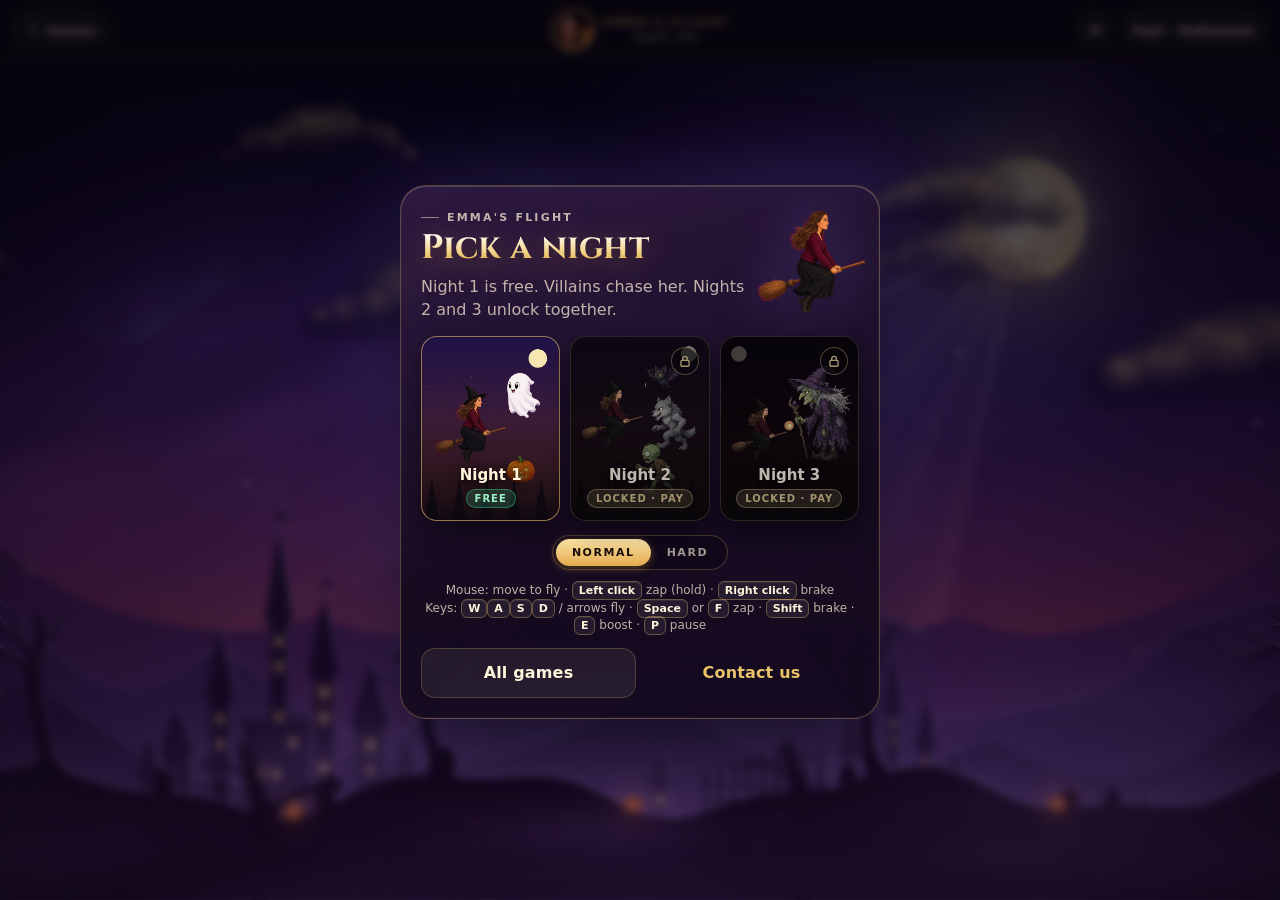
<file: broom.html>
<!DOCTYPE html>
<html lang="en">
<head>
  <meta charset="UTF-8" />
  <meta name="viewport" content="width=device-width, initial-scale=1, viewport-fit=cover" />
  <title>Emma on a Broom · Holly Haunt Halloween game</title>
  <meta name="description" content="Fly with Emma through a Halloween night. Zap ghosts, bats, wolves and skeletons, then beat the ugly witch. Free on phone and desktop." />
  <meta name="theme-color" content="#0c0710" />
  <link rel="canonical" href="https://halloweenfest.github.io/fly.html" />
  <meta property="og:type" content="website" />
  <meta property="og:site_name" content="Holly Haunt" />
  <meta property="og:title" content="Emma on a Broom · Halloween flying game" />
  <meta property="og:description" content="Zap ghosts, bats and wolves with Emma, then face the ugly witch." />
  <meta property="og:url" content="https://halloweenfest.github.io/fly.html" />
  <meta property="og:image" content="https://halloweenfest.github.io/tile-emma.jpg" />
  <meta name="twitter:card" content="summary_large_image" />
  <link rel="icon" href="favicon.ico?v=11" sizes="any" />
  <link rel="icon" href="favicon.png?v=11" type="image/png" />
  <link rel="apple-touch-icon" href="apple-touch-icon.png?v=11" />
  <link rel="preconnect" href="https://fonts.googleapis.com" />
  <link rel="preconnect" href="https://fonts.gstatic.com" crossorigin />
  <link rel="stylesheet" href="https://fonts.googleapis.com/css2?family=Cinzel:wght@700;800&display=swap" />
  <link rel="stylesheet" href="site.css?v=4" />
  <script>
    !function(t,e){var o,n,p,r;e.__SV||(window.posthog=e,e._i=[],e.init=function(i,s,a){function g(t,e){var o=e.split(".");2==o.length&&(t=t[o[0]],e=o[1]),t[e]=function(){t.push([e].concat(Array.prototype.slice.call(arguments,0)))}}(p=t.createElement("script")).type="text/javascript",p.crossOrigin="anonymous",p.async=!0,p.src=s.api_host.replace(".i.posthog.com","-assets.i.posthog.com")+"/static/array.js",(r=t.getElementsByTagName("script")[0]).parentNode.insertBefore(p,r);var u=e;for(void 0!==a?u=e[a]=[]:a="posthog",u.people=u.people||[],u.toString=function(t){var e="posthog";return"posthog"!==a&&(e+="."+a),t||(e+=" (stub)"),e},u.people.toString=function(){return u.toString(1)+".people (stub)"},o="init capture register register_once register_for_session unregister unregister_for_session getFeatureFlag getFeatureFlagPayload isFeatureEnabled reloadFeatureFlags updateEarlyAccessFeatureEnrollment getEarlyAccessFeatures on onFeatureFlags onSessionId getSurveys getActiveMatchingSurveys renderSurvey canRenderSurvey getNextSurveyStep identify setPersonProperties group resetGroups setPersonPropertiesForFlags resetPersonPropertiesForFlags setGroupPropertiesForFlags resetGroupPropertiesForFlags reset get_distinct_id set_config startSessionRecording stopSessionRecording sessionRecordingStarted captureException loadToolbar get_session_id get_session_replay_url createPersonProfile opt_in_capturing opt_out_capturing has_opted_in_capturing has_opted_out_capturing clear_opt_in_out_capturing debug".split(" "),n=0;n<o.length;n++)g(u,o[n]);e._i.push([i,s,a])},e.__SV=1)}(document,window.posthog||[]);
    posthog.init('phc_z6kQXd5am8uAvdXVkFVNWkbPxMuJ7vJc547HLKTxLLtp',{api_host:'https://us.i.posthog.com',person_profiles:'identified_only'});
    posthog.register({ site: 'halloweenfest' });
  </script>
  <style>
    html, body { height: 100%; }
    body { display: flex; flex-direction: column; height: 100dvh; overflow: hidden; overscroll-behavior: none; }
    #mode { font-variant-numeric: tabular-nums; }
    #wrap { position: relative; flex: 1; min-height: 0; overflow: hidden; background: #07051a; }
    canvas { width: 100%; height: 100%; display: block; touch-action: none; user-select: none; -webkit-user-select: none; -webkit-touch-callout: none; }
    body.playing:not(.touch) canvas { cursor: none; }

    /* desktop control hint: small glass pill, fades once the night is under way */
    #hint {
      position: absolute; left: 50%; bottom: calc(14px + var(--sab)); transform: translate(-50%, 8px);
      display: flex; align-items: center; gap: 14px; flex-wrap: wrap; justify-content: center;
      max-width: calc(100% - 24px); padding: 8px 16px; border-radius: 999px;
      font: 600 12px/1.2 var(--sans); color: rgba(255, 243, 220, .82); letter-spacing: .02em;
      background: rgba(14, 8, 26, .55); border: 1px solid rgba(255, 255, 255, .1);
      -webkit-backdrop-filter: blur(10px); backdrop-filter: blur(10px);
      box-shadow: 0 10px 30px rgba(0, 0, 0, .35);
      opacity: 0; pointer-events: none; transition: opacity .7s, transform .7s;
    }
    #hint.show { opacity: 1; transform: translate(-50%, 0); }
    #hint span { display: inline-flex; align-items: center; gap: 6px; white-space: nowrap; }
    #hint svg { width: 14px; height: 14px; }
    #hint kbd, .keys kbd {
      font: 700 11px var(--sans); padding: 2px 6px; border-radius: 6px; min-width: 18px; text-align: center;
      border: 1px solid rgba(232, 195, 106, .35); background: rgba(255, 243, 220, .07); color: var(--cream);
      box-shadow: 0 1px 0 rgba(255, 255, 255, .08) inset;
    }
    body.touch #hint { display: none; }

    /* touch controls: only on coarse pointers, only while flying */
    #touch {
      position: absolute; right: calc(14px + var(--sar)); bottom: calc(16px + var(--sab));
      display: none; align-items: flex-end; gap: 12px;
    }
    body.touch.playing #touch { display: flex; }
    .tcol { display: flex; flex-direction: column; gap: 10px; }
    .tbtn {
      width: 58px; height: 58px; border-radius: 50%; padding: 0;
      display: flex; flex-direction: column; align-items: center; justify-content: center; gap: 3px;
      font: 800 9px/1 var(--sans); letter-spacing: .12em; text-transform: uppercase; color: var(--cream);
      background: radial-gradient(circle at 35% 28%, rgba(255, 255, 255, .2), rgba(26, 14, 44, .62) 62%);
      border: 1px solid rgba(255, 255, 255, .18);
      -webkit-backdrop-filter: blur(8px); backdrop-filter: blur(8px);
      box-shadow: 0 8px 22px rgba(0, 0, 0, .45), inset 0 1px 0 rgba(255, 255, 255, .22);
      touch-action: none; user-select: none; -webkit-user-select: none; -webkit-tap-highlight-color: transparent;
      transition: transform .08s, filter .08s;
    }
    .tbtn svg { width: 20px; height: 20px; }
    .tbtn.big {
      width: 86px; height: 86px; font-size: 11px; color: #0b1838;
      background: radial-gradient(circle at 36% 28%, #ffffff, #a9d4ff 40%, #4b7fe6 100%);
      border: 0;
      box-shadow: 0 0 0 5px rgba(150, 200, 255, .16), 0 0 34px rgba(120, 180, 255, .55), 0 12px 26px rgba(0, 0, 0, .5), inset 0 -6px 14px rgba(20, 40, 120, .35);
    }
    .tbtn.big svg { width: 30px; height: 30px; }
    .tbtn.on { transform: scale(.92); filter: brightness(1.2); }
    .tbtn.big.hot { background: radial-gradient(circle at 36% 28%, #ffe0d0, #ff8a5a 42%, #a8261c 100%); box-shadow: 0 0 0 5px rgba(255, 110, 70, .2), 0 0 30px rgba(255, 80, 50, .5), 0 12px 26px rgba(0, 0, 0, .5); filter: saturate(.8) brightness(.85); }

    /* difficulty toggle on the start card */
    .diff { display: flex; justify-content: center; gap: 0; margin: 14px auto 0; width: max-content; padding: 3px; border-radius: 999px; background: rgba(10, 4, 18, .5); border: 1px solid rgba(232, 195, 106, .25); }
    .diff button { font: 800 11px/1 var(--sans); letter-spacing: .14em; text-transform: uppercase; color: rgba(255, 243, 220, .62); background: none; border: 0; padding: 8px 16px; border-radius: 999px; cursor: pointer; }
    .diff button[aria-checked="true"] { color: #1a0d05; background: linear-gradient(180deg, #ffe6a8, #e2a94c); box-shadow: 0 2px 10px rgba(232, 170, 70, .35); }
    .diff button[data-d="hard"][aria-checked="true"] { color: #fff2f2; background: linear-gradient(180deg, #ff6a7a, #a3162e); box-shadow: 0 2px 12px rgba(255, 60, 80, .4); }
    .diff button:focus-visible { outline: 2px solid rgba(255, 214, 130, .8); outline-offset: 1px; }

    /* premium glass overlays (page-local overrides of the shared sheet) */
    .sheet-wrap {
      background: radial-gradient(120% 90% at 50% 100%, rgba(46, 16, 60, .5), rgba(6, 3, 12, .7));
      -webkit-backdrop-filter: blur(4px); backdrop-filter: blur(4px);
    }
    .sheet {
      position: relative;
      background: linear-gradient(165deg, rgba(58, 34, 78, .74), rgba(20, 11, 30, .9) 62%);
      border: 1px solid rgba(232, 195, 106, .3);
      border-radius: 26px;
      padding: 24px 20px 20px;
      -webkit-backdrop-filter: blur(18px) saturate(1.3); backdrop-filter: blur(18px) saturate(1.3);
      box-shadow: 0 40px 90px rgba(0, 0, 0, .6), inset 0 1px 0 rgba(255, 255, 255, .14), inset 0 0 0 1px rgba(255, 255, 255, .03), 0 0 90px rgba(139, 108, 255, .22);
    }
    .sheet::before {
      content: ""; position: absolute; left: 28px; right: 28px; top: -1px; height: 1px;
      background: linear-gradient(90deg, transparent, rgba(255, 222, 150, .9), transparent);
    }
    .sheet h2 {
      background: linear-gradient(180deg, #fff8e8 15%, #f0cf7c 62%, #c98f38);
      -webkit-background-clip: text; background-clip: text; color: transparent;
      filter: drop-shadow(0 3px 14px rgba(232, 150, 60, .35));
    }
    .sheet .kicker { display: flex; align-items: center; gap: 8px; }
    .sheet .kicker::before { content: ""; width: 18px; height: 1px; background: currentColor; opacity: .7; }
    .hero { display: flex; align-items: center; gap: 12px; }
    .hero > div { flex: 1; min-width: 0; }
    .hero img {
      width: 108px; height: auto; flex: none; margin: -14px -6px -6px 0;
      filter: drop-shadow(0 10px 18px rgba(0, 0, 0, .55)) drop-shadow(0 0 22px rgba(160, 120, 255, .35));
      animation: hover 3.2s ease-in-out infinite;
    }
    @keyframes hover { 0%, 100% { transform: translateY(0) rotate(-3deg); } 50% { transform: translateY(-8px) rotate(1deg); } }
    @media (prefers-reduced-motion: reduce) { .hero img { animation: none; } }
    .nights { display: grid; grid-template-columns: repeat(3, minmax(0, 1fr)); gap: 10px; margin-top: 14px; }
    .nights .pic-tile { border-radius: 16px; box-shadow: 0 10px 24px rgba(0, 0, 0, .4); }
    .nights .pic-tile:hover, .nights .pic-tile:focus-visible { border-color: rgba(255, 214, 130, .8); box-shadow: 0 0 0 1px rgba(255, 214, 130, .4), 0 0 28px rgba(232, 170, 70, .35), 0 12px 26px rgba(0, 0, 0, .45); }
    #night1 { border-color: rgba(255, 214, 130, .55); }
    .keys { font-size: 12px; line-height: 2; color: rgba(255, 243, 220, .6); text-align: center; margin-top: 12px; }
    .emma-mark { width: 48px; height: 48px; border-radius: 50%; object-fit: cover; border: 2px solid #e8c36a; flex: none; }
    .topbar .mid { display: flex; align-items: center; gap: 8px; }
    .stat-row > div { background: rgba(255, 243, 220, .05); }
    #pay .sheet { box-shadow: 0 40px 90px rgba(0, 0, 0, .6), inset 0 1px 0 rgba(255, 255, 255, .14), 0 0 90px rgba(232, 170, 70, .25); }
  </style>
</head>
<body>
  <header class="topbar">
    <div class="left">
      <a class="chip-btn back" href="index.html" aria-label="Back to all games">
        <svg viewBox="0 0 24 24" fill="none" stroke="currentColor" stroke-width="2.4" stroke-linecap="round" stroke-linejoin="round" aria-hidden="true"><path d="M15 18l-6-6 6-6"/></svg>Games
      </a>
    </div>
    <div class="mid">
      <img class="emma-mark" src="emma-face.png?v=11" alt="Emma" width="34" height="34" />
      <div>
      <div class="kicker" id="mode">EMMA'S FLIGHT</div>
      <div class="sub">Night ride</div>
      </div>
    </div>
    <div class="right">
      <button id="pauseBtn" class="chip-btn icon" type="button" aria-label="Pause" title="Pause (P)">
        <svg viewBox="0 0 24 24" fill="currentColor" aria-hidden="true"><rect x="6" y="5" width="4" height="14" rx="1.2"/><rect x="14" y="5" width="4" height="14" rx="1.2"/></svg>
      </button>
    </div>
  </header>
  <div id="wrap">
    <canvas id="c" aria-label="Emma flying through the Halloween night"></canvas>
    <div id="hint" aria-hidden="true">
      <span><svg viewBox="0 0 24 24" fill="none" stroke="currentColor" stroke-width="2"><rect x="6" y="3" width="12" height="18" rx="6"/><path d="M12 3v6"/></svg>Move to fly</span>
      <span><kbd>L</kbd>click zap · hold to auto-fire</span>
      <span><kbd>R</kbd>click brake</span>
      <span><kbd>E</kbd>boost</span>
      <span><kbd>P</kbd>pause</span>
    </div>
    <div id="touch">
      <div class="tcol">
        <button id="goSpeed" class="tbtn" type="button" aria-label="Speed">
          <svg viewBox="0 0 24 24" fill="none" stroke="currentColor" stroke-width="2.4" stroke-linecap="round" stroke-linejoin="round" aria-hidden="true"><path d="M5 17l6-5-6-5M13 17l6-5-6-5"/></svg>Speed
        </button>
        <button id="goBrake" class="tbtn" type="button" aria-label="Brake">
          <svg viewBox="0 0 24 24" fill="none" stroke="currentColor" stroke-width="2.4" stroke-linecap="round" aria-hidden="true"><path d="M8 6v12M16 6v12"/></svg>Brake
        </button>
      </div>
      <button id="goShoot" class="tbtn big" type="button" aria-label="Shoot lightning">
        <svg viewBox="0 0 24 24" fill="currentColor" aria-hidden="true"><path d="M13 2L4 14h7l-1 8 9-12h-7z"/></svg>Zap
      </button>
    </div>
  </div>

  <div id="over" class="sheet-wrap" role="dialog" aria-modal="true" aria-labelledby="endTitle">
    <div class="sheet">
      <p class="kicker">Emma's flight</p>
      <h2 id="endTitle">Emma fell</h2>
      <p id="endLine" class="lead"></p>
      <div class="stat-row">
        <div><b id="statScore">0</b><span>SCORE</span></div>
        <div><b id="statCombo">0</b><span>BEST COMBO</span></div>
        <div><b id="statTime">0:00</b><span>TIME</span></div>
      </div>
      <div class="actions two">
        <a id="home" class="btn btn-ghost" href="index.html">Pick a game</a>
        <button id="again" class="btn btn-primary" type="button">Play again</button>
      </div>
    </div>
  </div>
  <div id="paused" class="sheet-wrap" role="dialog" aria-modal="true" aria-labelledby="pauseTitle">
    <div class="sheet">
      <p class="kicker">Paused</p>
      <h2 id="pauseTitle">Catch your breath</h2>
      <p class="lead">Emma is hovering. Pick up where you left off.</p>
      <div class="actions">
        <button id="resume" class="btn btn-primary" type="button">Resume</button>
        <div class="actions two" style="margin-top:0">
          <button id="toNights" class="btn btn-ghost" type="button">Nights</button>
          <a class="btn btn-ghost" href="index.html">All games</a>
        </div>
      </div>
    </div>
  </div>
  <div id="levels" class="sheet-wrap on" role="dialog" aria-modal="true" aria-labelledby="levelsTitle">
    <div class="sheet">
      <div class="hero">
        <div>
          <p class="kicker">Emma's flight</p>
          <h2 id="levelsTitle">Pick a night</h2>
          <p id="levelLine">Night 1 is free. Villains chase her. Nights 2 and 3 unlock together.</p>
        </div>
        <img src="emma.png?v=6" alt="Emma" width="108" height="118" />
      </div>
      <div class="nights">
        <button id="night1" class="pic-tile" type="button" style="background-image:url('night1.jpg?v=1')"><span class="label">Night 1<br><span class="tag">FREE</span></span></button>
        <button id="night2" class="pic-tile" type="button" style="background-image:url('night2.jpg?v=1')"><span class="label">Night 2<br><span class="tag">LOCKED · PAY</span></span></button>
        <button id="night3" class="pic-tile" type="button" style="background-image:url('night3.jpg?v=1')"><span class="label">Night 3<br><span class="tag">LOCKED · PAY</span></span></button>
      </div>
      <div class="diff" role="radiogroup" aria-label="Difficulty">
        <button type="button" role="radio" data-d="normal" aria-checked="true">Normal</button>
        <button type="button" role="radio" data-d="hard" aria-checked="false">Hard</button>
      </div>
      <p class="keys">Mouse: move to fly · <kbd>Left click</kbd> zap (hold) · <kbd>Right click</kbd> brake<br>Keys: <kbd>W</kbd><kbd>A</kbd><kbd>S</kbd><kbd>D</kbd> / arrows fly · <kbd>Space</kbd> or <kbd>F</kbd> zap · <kbd>Shift</kbd> brake · <kbd>E</kbd> boost · <kbd>P</kbd> pause</p>
      <div class="actions two">
        <a class="btn btn-ghost" href="index.html">All games</a>
        <button id="emmaContact" class="btn btn-quiet" type="button">Contact us</button>
      </div>
    </div>
  </div>
  <div id="contact" class="sheet-wrap" role="dialog" aria-modal="true" aria-labelledby="contactTitle" style="z-index:30">
    <div class="sheet">
      <p class="kicker">Contact</p>
      <h2 id="contactTitle">Emma</h2>
      <p>Instagram</p>
      <p style="font-weight:800;color:var(--cream);margin-bottom:6px">@emma.goodwitch</p>
      <a id="igGo" class="btn btn-primary btn-block" href="https://instagram.com/emma.goodwitch" target="_blank" rel="noopener">Open Instagram</a>
      <p style="margin-top:14px">Email</p>
      <p style="font-weight:800;color:var(--cream);margin-bottom:6px">info@merahissa.co.in</p>
      <div class="actions two" style="margin-top:0">
        <a id="mailGo" class="btn btn-primary" href="mailto:info@merahissa.co.in?subject=Holly%20Haunt">Open mail app</a>
        <button id="contactNo" class="btn btn-ghost" type="button">Close</button>
      </div>
    </div>
  </div>
  <div id="pay" class="sheet-wrap" role="dialog" aria-modal="true" aria-labelledby="payTitle">
    <div class="sheet">
      <p class="kicker">Locked</p>
      <h2 id="payTitle">Unlock nights 2 and 3</h2>
      <p id="payLine" class="lead">Night 1 stays free. Pay $1 on this phone. Razorpay opens. Come back and both nights open here.</p>
      <div class="actions">
        <a id="payGo" class="btn btn-primary" href="https://rzp.io/rzp/hollyhaunt-unlock">Pay $1 to unlock</a>
        <button id="payNo" class="btn btn-ghost" type="button">Not now</button>
      </div>
    </div>
  </div>
<script src="pay.js?v=2"></script>
<script>
"use strict";
const canvas = document.getElementById("c");
const ctx = canvas.getContext("2d");
const modeEl = document.getElementById("mode");
const hintEl = document.getElementById("hint");
const speedBtn = document.getElementById("goSpeed");
const reduceMotion = !!(window.matchMedia && matchMedia("(prefers-reduced-motion: reduce)").matches);
const TAU = Math.PI * 2;
const clamp = (v, a, b) => (v < a ? a : v > b ? b : v);
const rand = (a, b) => a + Math.random() * (b - a);
function rng(seed) { let s = (seed >>> 0) % 2147483646 + 1; return () => (s = (s * 16807) % 2147483647) / 2147483647; }
function mk(w, h) { const c = document.createElement("canvas"); c.width = Math.max(1, Math.ceil(w)); c.height = Math.max(1, Math.ceil(h)); return c; }
const SANS = 'system-ui, -apple-system, "Segoe UI", Roboto, sans-serif';
const DISPLAY = 'Cinzel, Georgia, serif';

let touchUI = false;
function setTouchUI(v) { touchUI = v; document.body.classList.toggle("touch", v); }
setTouchUI(!!(window.matchMedia && matchMedia("(pointer: coarse)").matches));

/* ---------- sprites: baked once per size and per moon colour.
   Each bake holds the lit sprite (ambient shade + moonlit rim), a soft outer glow, white / red / cyan
   silhouettes for hit flashes and chromatic flicker, three dissolve frames and a few edge points for deaths. ---------- */
const SPRITES = { emma: 150, ghost: 76, skeleton: 70, bat: 84, wolf: 92, zombie: 84, witch: 150, pumpkin: 54 };
const TINT = { emma: [190, 150, 255], ghost: [100, 255, 214], skeleton: [255, 214, 150], bat: [190, 110, 255], wolf: [120, 170, 255], zombie: [140, 255, 110], witch: [200, 90, 255], pumpkin: [255, 140, 40] };
const imgs = {}, cache = {};
const FLIP = { ghost: 1, skeleton: 1 };
const CAN_FILTER = (function () {
  try { const g = mk(2, 2).getContext("2d"); if (typeof g.filter !== "string") return false; g.filter = "blur(2px)"; return g.filter === "blur(2px)"; }
  catch (e) { return false; }
})();
const EMOJI_FONT = '"Apple Color Emoji","Segoe UI Emoji","Noto Color Emoji","Twemoji Mozilla",serif';
Object.keys(SPRITES).forEach((n) => {
  const i = new Image();
  i.onload = () => bake(n);
  i.src = n + ".png?v=6";
  imgs[n] = i;
});
const mixRGB = (a, b, k) => [Math.round(a[0] + (b[0] - a[0]) * k), Math.round(a[1] + (b[1] - a[1]) * k), Math.round(a[2] + (b[2] - a[2]) * k)];
function hexRGB(h) { const n = parseInt(h.slice(1), 16); return [(n >> 16) & 255, (n >> 8) & 255, n & 255]; }
function rgbHex(c) { return "#" + c.map((v) => clamp(v | 0, 0, 255).toString(16).padStart(2, "0")).join(""); }
const mixHex = (a, b, k) => rgbHex(mixRGB(hexRGB(a), hexRGB(b), k));
function rimRGB() { return (S && S.p && S.p.rimC) || [214, 196, 255]; }
function tintSil(mask, rgb, a) {
  const c = mk(mask.width, mask.height), g = c.getContext("2d");
  g.drawImage(mask, 0, 0);
  g.globalCompositeOperation = "source-in";
  g.fillStyle = `rgba(${rgb},${a === undefined ? 1 : a})`;
  g.fillRect(0, 0, c.width, c.height);
  return c;
}
function bakeFrom(src, w, h, tint, opt) {
  opt = opt || {};
  const k = dpr * 1.15, cw = Math.max(2, Math.ceil(w * k)), ch = Math.max(2, Math.ceil(h * k));
  const c = mk(cw, ch), g = c.getContext("2d");
  g.imageSmoothingQuality = "high";
  g.drawImage(src, 0, 0, cw, ch);
  const wc = tintSil(c, [255, 255, 255]);
  const rim = rimRGB();
  /* ambient: a cool moon tint on the upper right, night shadow pooling lower left */
  g.globalCompositeOperation = "source-atop";
  const sg = g.createLinearGradient(cw, 0, 0, ch);
  sg.addColorStop(0, `rgba(${rim},.12)`);
  sg.addColorStop(0.45, "rgba(20,10,40,0)");
  sg.addColorStop(1, "rgba(12,5,28,.36)");
  g.fillStyle = sg; g.fillRect(0, 0, cw, ch);
  /* rim light: the silhouette minus itself nudged away from the moon leaves the moon-facing edge */
  const o = Math.max(1.5, (opt.rim || 2.4) * k);
  const rc = mk(cw, ch), rg = rc.getContext("2d");
  rg.drawImage(wc, 0, 0);
  rg.globalCompositeOperation = "destination-out";
  rg.drawImage(wc, -o, o);
  rg.globalCompositeOperation = "source-in";
  rg.fillStyle = `rgb(${rim})`; rg.fillRect(0, 0, cw, ch);
  g.globalAlpha = 0.28; g.drawImage(rc, -o * 0.8, o * 0.8);
  g.globalCompositeOperation = "lighter";
  g.globalAlpha = 0.85; g.drawImage(rc, 0, 0);
  g.globalAlpha = 1; g.globalCompositeOperation = "source-over";
  /* soft coloured outer glow */
  /* the glow is soft, so it lives at half resolution */
  const pad = Math.ceil((opt.pad || 16) * k * Math.max(0.8, SC));
  const gl = mk((cw + pad * 2) / 2, (ch + pad * 2) / 2), gg = gl.getContext("2d");
  gg.scale(0.5, 0.5);
  const ts = tintSil(wc, tint);
  if (CAN_FILTER) {
    gg.filter = `blur(${Math.max(1, pad * 0.2)}px)`;
    gg.drawImage(ts, pad, pad); gg.drawImage(ts, pad, pad);
    gg.filter = "none";
  } else {
    gg.globalAlpha = 0.07;
    for (const r of [pad * 0.25, pad * 0.5, pad * 0.75]) for (let i = 0; i < 12; i++) { const a = i / 12 * TAU; gg.drawImage(ts, pad + Math.cos(a) * r, pad + Math.sin(a) * r); }
    gg.globalAlpha = 0.3; gg.drawImage(ts, pad, pad);
  }
  const out = { c, wc, rc: tintSil(wc, [255, 40, 90]), cc: tintSil(wc, [40, 220, 255]), gl, pad: pad / k, w, h, dz: null, pts: null, tint };
  /* edge points (for death particles) and three dissolve frames, from one pixel read */
  try {
    const id = g.getImageData(0, 0, cw, ch), d = id.data;
    out.pts = [];
    for (let i = 0; i < 48; i++) for (let tries = 0; tries < 24; tries++) {
      const px = (Math.random() * cw) | 0, py = (Math.random() * ch) | 0;
      if (d[(py * cw + px) * 4 + 3] > 150) { out.pts.push((px / cw - 0.5) * w, (py / ch - 0.5) * h); break; }
    }
    if (!opt.noDis) {
      const cs = Math.max(5, cw / 8), gw = Math.ceil(cw / cs) + 2, gh = Math.ceil(ch / cs) + 2, r = rng(17);
      const grid = new Float32Array(gw * gh);
      for (let i = 0; i < grid.length; i++) grid[i] = r();
      const N = new Float32Array(cw * ch);
      for (let y = 0; y < ch; y++) {
        const fy = y / cs, iy = fy | 0, ty = fy - iy, sy = ty * ty * (3 - 2 * ty);
        for (let x = 0; x < cw; x++) {
          const fx = x / cs, ix = fx | 0, tx = fx - ix, sx = tx * tx * (3 - 2 * tx);
          const a = grid[iy * gw + ix], b = grid[iy * gw + ix + 1], cc = grid[(iy + 1) * gw + ix], dd = grid[(iy + 1) * gw + ix + 1];
          N[y * cw + x] = (a + (b - a) * sx) * (1 - sy) + (cc + (dd - cc) * sx) * sy;
        }
      }
      const hot = mixRGB(tint, [255, 255, 255], 0.55);
      out.dz = [0.3, 0.55, 0.78].map((th) => {
        const fc = mk(cw, ch), fg = fc.getContext("2d"), od = fg.createImageData(cw, ch), o2 = od.data;
        for (let i = 0, j = 0; i < N.length; i++, j += 4) {
          const al = d[j + 3];
          if (!al) continue;
          const n = N[i] * 0.85 + ((i * 2654435761) >>> 0) / 4294967296 * 0.15;
          if (n < th) continue;
          if (n < th + 0.06) { o2[j] = hot[0]; o2[j + 1] = hot[1]; o2[j + 2] = hot[2]; o2[j + 3] = al; }
          else { o2[j] = d[j]; o2[j + 1] = d[j + 1]; o2[j + 2] = d[j + 2]; o2[j + 3] = al; }
        }
        fg.putImageData(od, 0, 0);
        return fc;
      });
    }
  } catch (e) { out.dz = null; }
  return out;
}
function bake(n) {
  const img = imgs[n];
  if (!img || !img.complete || !img.naturalWidth || !S) return;
  const w = SPRITES[n] * SC, h = w * img.naturalHeight / img.naturalWidth;
  let src = img;
  if (FLIP[n]) {
    /* mirrored once here so the moonlit rim stays on the moon side */
    src = mk(img.naturalWidth, img.naturalHeight);
    const fg = src.getContext("2d");
    fg.translate(src.width, 0); fg.scale(-1, 1); fg.drawImage(img, 0, 0);
  }
  cache[n] = bakeFrom(src, w, h, TINT[n], { noDis: n === "emma", pad: n === "emma" ? 20 : n === "witch" ? 24 : 16 });
}
function rebakeAll() {
  for (const key in cache) if (key.indexOf("m:") === 0) delete cache[key];
  Object.keys(SPRITES).forEach(bake);
}
/* themed villains (emoji from theme.js) sit on a glossy medallion so they read as characters, not text */
function medal(kind, emoji) {
  const key = "m:" + kind + ":" + emoji;
  if (cache[key]) return cache[key];
  const w = (SPRITES[kind] || 70) * SC * (kind === "witch" ? 1.12 : kind === "pumpkin" ? 1.1 : 0.88);
  const k = dpr * 1.15, D = Math.max(8, Math.ceil(w * k)), c = mk(D, D), g = c.getContext("2d"), m = D / 2, R = D * 0.46;
  const tint = TINT[kind] || [255, 200, 120];
  /* disc */
  g.beginPath(); g.arc(m, m, R, 0, TAU);
  const dg = g.createRadialGradient(m - R * 0.3, m - R * 0.4, R * 0.08, m, m, R);
  dg.addColorStop(0, rgbHex(mixRGB(tint, [255, 255, 255], 0.25)));
  dg.addColorStop(0.55, rgbHex(mixRGB(tint, [30, 12, 54], 0.45)));
  dg.addColorStop(1, rgbHex(mixRGB(tint, [8, 3, 20], 0.8)));
  g.fillStyle = dg; g.fill();
  /* inner shadow at the bottom */
  g.save();
  g.beginPath(); g.arc(m, m, R, 0, TAU); g.clip();
  const ig = g.createLinearGradient(0, m, 0, m + R);
  ig.addColorStop(0, "rgba(10,4,24,0)"); ig.addColorStop(1, "rgba(10,4,24,.5)");
  g.fillStyle = ig; g.fillRect(0, m, D, R);
  g.restore();
  /* the emoji itself, with a soft drop shadow (offline, once) */
  g.save();
  const SHAPE = { "🟣": [190, 80, 255], "🟡": [255, 210, 40], "🟢": [80, 230, 110], "🔵": [60, 150, 255], "🟠": [255, 140, 40], "🔴": [255, 60, 70], "⬜": [245, 245, 250] }[emoji];
  if (SHAPE) {
    /* plain colour-shape emoji become a powder splash so the medallion never looks empty */
    const pr = R * 0.5, sg = g.createRadialGradient(m - pr * 0.3, m - pr * 0.3, 1, m, m, pr * 1.4);
    sg.addColorStop(0, rgbHex(mixRGB(SHAPE, [255, 255, 255], 0.6))); sg.addColorStop(0.6, rgbHex(SHAPE)); sg.addColorStop(1, rgbHex(mixRGB(SHAPE, [0, 0, 0], 0.35)));
    g.fillStyle = sg;
    const rs = rng(emoji.codePointAt(0));
    g.beginPath(); g.arc(m, m, pr, 0, TAU);
    for (let i = 0; i < 9; i++) { const a = i / 9 * TAU + rs() * 0.4, d = pr * (0.85 + rs() * 0.45), cr = pr * (0.18 + rs() * 0.2); g.moveTo(m + Math.cos(a) * d + cr, m + Math.sin(a) * d); g.arc(m + Math.cos(a) * d, m + Math.sin(a) * d, cr, 0, TAU); }
    g.fill();
  } else {
  g.font = `${Math.round(D * 0.56)}px ${EMOJI_FONT}`;
  g.textAlign = "center"; g.textBaseline = "middle";
  g.shadowColor = "rgba(0,0,0,.55)"; g.shadowBlur = D * 0.05; g.shadowOffsetY = D * 0.025;
  g.fillText(emoji, m, m + D * 0.035);
  }
  g.restore();
  /* gloss cap */
  g.save();
  g.beginPath(); g.arc(m, m, R, 0, TAU); g.clip();
  const hg = g.createLinearGradient(0, m - R, 0, m - R * 0.05);
  hg.addColorStop(0, "rgba(255,255,255,.42)"); hg.addColorStop(1, "rgba(255,255,255,0)");
  g.fillStyle = hg;
  g.beginPath(); g.ellipse(m, m - R * 0.5, R * 0.8, R * 0.46, 0, 0, TAU); g.fill();
  g.restore();
  /* rings: bright coloured bezel, thin inner glass line */
  const rg = g.createLinearGradient(0, m - R, 0, m + R);
  rg.addColorStop(0, rgbHex(mixRGB(tint, [255, 255, 255], 0.65)));
  rg.addColorStop(0.5, rgbHex(tint));
  rg.addColorStop(1, rgbHex(mixRGB(tint, [20, 8, 40], 0.55)));
  g.strokeStyle = rg; g.lineWidth = D * 0.05;
  g.beginPath(); g.arc(m, m, R - D * 0.02, 0, TAU); g.stroke();
  g.strokeStyle = "rgba(255,255,255,.28)"; g.lineWidth = Math.max(1, D * 0.012);
  g.beginPath(); g.arc(m, m, R - D * 0.055, 0, TAU); g.stroke();
  cache[key] = bakeFrom(c, w, w, tint, { pad: 18, rim: 2 });
  return cache[key];
}
function themedMark(kind) { return window.hollyMark ? window.hollyMark(kind) : ""; }
function sprOf(kind) { const m = themedMark(kind); return m ? medal(kind, m) : cache[kind]; }
/* draw a baked sprite: glow behind, lit sprite, optional chromatic split and white flash on top */
function drawBaked(s, x, y, sx, sy, rot, alpha, o) {
  if (!s) return;
  ctx.save();
  ctx.translate(x, y);
  if (rot) ctx.rotate(rot);
  if (o && o.skew) ctx.transform(1, 0, o.skew, 1, 0, 0);
  ctx.scale(sx, sy);
  const hw = s.w / 2, hh = s.h / 2;
  if (o && o.glow > 0) {
    ctx.globalCompositeOperation = "lighter";
    ctx.globalAlpha = Math.min(1, o.glow * alpha);
    ctx.drawImage(s.gl, -hw - s.pad, -hh - s.pad, s.w + s.pad * 2, s.h + s.pad * 2);
    ctx.globalCompositeOperation = "source-over";
  }
  ctx.globalAlpha = alpha;
  ctx.drawImage((o && o.img) || s.c, -hw, -hh, s.w, s.h);
  if (o && o.chroma > 0) {
    ctx.globalCompositeOperation = "lighter";
    ctx.globalAlpha = Math.min(1, o.chroma) * alpha;
    const d = 4 * SC / Math.abs(sx || 1);
    ctx.drawImage(s.rc, -hw - d, -hh, s.w, s.h);
    ctx.drawImage(s.cc, -hw + d, -hh, s.w, s.h);
    ctx.globalCompositeOperation = "source-over";
  }
  if (o && o.white > 0) { ctx.globalAlpha = Math.min(1, o.white) * alpha; ctx.drawImage(s.wc, -hw, -hh, s.w, s.h); }
  ctx.restore();
}
function spr(n, x, y, sx, sy, rot, alpha, white) { drawBaked(cache[n], x, y, sx, sy, rot, alpha, { white }); }

/* ---------- glow sprites (drawn additively; no shadowBlur in the hot path) ---------- */
function makeGlow(r, g, b) {
  const c = mk(64, 64), x = c.getContext("2d");
  const gr = x.createRadialGradient(32, 32, 0, 32, 32, 32);
  gr.addColorStop(0, `rgba(${r},${g},${b},1)`);
  gr.addColorStop(0.22, `rgba(${r},${g},${b},.6)`);
  gr.addColorStop(0.55, `rgba(${r},${g},${b},.16)`);
  gr.addColorStop(1, `rgba(${r},${g},${b},0)`);
  x.fillStyle = gr;
  x.fillRect(0, 0, 64, 64);
  return c;
}
const GL = {
  blue: makeGlow(130, 185, 255), white: makeGlow(255, 255, 255), gold: makeGlow(255, 196, 92),
  violet: makeGlow(176, 104, 255), red: makeGlow(255, 60, 70), green: makeGlow(140, 255, 120),
  orange: makeGlow(255, 130, 40), bone: makeGlow(255, 236, 200), teal: makeGlow(100, 255, 214), pink: makeGlow(255, 120, 200)
};
const glowOf = {};
function glowRGB(c) { const k = c.join(","); return glowOf[k] || (glowOf[k] = makeGlow(c[0], c[1], c[2])); }
function glow(g, x, y, r, a) {
  if (a <= 0.003) return;
  ctx.globalAlpha = a > 1 ? 1 : a;
  ctx.drawImage(g, x - r, y - r, r * 2, r * 2);
}
/* small fx sprites: smoke puff (normal blend), four-point sparkle, anamorphic flare, soft contact shadow */
const FX = (function () {
  const smoke = mk(64, 64), sg = smoke.getContext("2d");
  const s1 = sg.createRadialGradient(32, 30, 2, 32, 32, 32);
  s1.addColorStop(0, "rgba(40,24,64,.7)"); s1.addColorStop(0.5, "rgba(34,20,56,.35)"); s1.addColorStop(1, "rgba(30,18,50,0)");
  sg.fillStyle = s1; sg.fillRect(0, 0, 64, 64);
  const star = mk(64, 64), tg = star.getContext("2d");
  tg.translate(32, 32);
  for (const [len, wd, a] of [[31, 2.6, 0], [18, 1.8, Math.PI / 4]]) {
    tg.save(); tg.rotate(a);
    for (let i = 0; i < 2; i++) {
      tg.rotate(Math.PI / 2 * i);
      const lg = tg.createLinearGradient(-len, 0, len, 0);
      lg.addColorStop(0, "rgba(255,255,255,0)"); lg.addColorStop(0.5, "rgba(255,255,255,1)"); lg.addColorStop(1, "rgba(255,255,255,0)");
      tg.fillStyle = lg;
      tg.beginPath(); tg.moveTo(-len, 0); tg.lineTo(0, -wd); tg.lineTo(len, 0); tg.lineTo(0, wd); tg.closePath(); tg.fill();
    }
    tg.restore();
  }
  const flare = mk(128, 16), fg = flare.getContext("2d");
  const f1 = fg.createLinearGradient(0, 0, 128, 0);
  f1.addColorStop(0, "rgba(150,200,255,0)"); f1.addColorStop(0.5, "rgba(235,245,255,1)"); f1.addColorStop(1, "rgba(150,200,255,0)");
  fg.fillStyle = f1;
  fg.beginPath(); fg.ellipse(64, 8, 64, 3.2, 0, 0, TAU); fg.fill();
  const shadow = mk(64, 32), hg = shadow.getContext("2d");
  hg.translate(32, 16); hg.scale(1, 0.5);
  const h1 = hg.createRadialGradient(0, 0, 0, 0, 0, 31);
  h1.addColorStop(0, "rgba(4,2,10,.55)"); h1.addColorStop(1, "rgba(4,2,10,0)");
  hg.fillStyle = h1; hg.beginPath(); hg.arc(0, 0, 31, 0, TAU); hg.fill();
  const flake = mk(32, 32), kg = flake.getContext("2d");
  const k1 = kg.createRadialGradient(16, 16, 0, 16, 16, 16);
  k1.addColorStop(0, "rgba(255,255,255,1)"); k1.addColorStop(0.35, "rgba(240,248,255,.8)"); k1.addColorStop(1, "rgba(220,235,255,0)");
  kg.fillStyle = k1; kg.fillRect(0, 0, 32, 32);
  return { smoke, star, flare, shadow, flake };
})();
/* ---------- night palettes (Halloween), then festive themes from theme.js laid on top ---------- */
const PAL = {
  1: { sky: ["#05031a", "#140c3a", "#2c1858", "#5a2560", "#a3434a", "#d8743e"], neb: [[130, 60, 220], [210, 60, 150], [60, 90, 230]], aur: [100, 255, 200], aur2: [170, 110, 255],
       moon: ["#fffdf0", "#f1dca2"], halo: [255, 226, 160], mtn: ["#2b1a4c", "#1b1036"], castle: "#100a20", near: "#06030b", rim: "rgba(200,170,255,.6)", fog: [190, 160, 255], win: "#ffc56a", rimC: [214, 196, 255], horizon: [255, 130, 70] },
  2: { sky: ["#010614", "#03203a", "#0b3d55", "#155a5c", "#3c7a5e", "#9a9a58"], neb: [[40, 200, 180], [60, 120, 230], [120, 230, 150]], aur: [110, 255, 160], aur2: [90, 170, 255],
       moon: ["#f4fff8", "#cfe6d0"], halo: [190, 255, 220], mtn: ["#10304a", "#0a2034"], castle: "#061420", near: "#020609", rim: "rgba(150,255,220,.5)", fog: [150, 230, 220], win: "#d6ff8a", rimC: [176, 255, 226], horizon: [170, 220, 120] },
  3: { sky: ["#080106", "#22040f", "#4a0b1e", "#7a1420", "#b6301c", "#ee6a26"], neb: [[220, 40, 60], [150, 30, 120], [255, 110, 40]], aur: [255, 90, 120], aur2: [255, 150, 60],
       moon: ["#ffe2c8", "#e0563a"], halo: [255, 96, 64], mtn: ["#3a0c22", "#260818"], castle: "#160410", near: "#070106", rim: "rgba(255,140,110,.55)", fog: [255, 140, 150], win: "#ff9a4a", rimC: [255, 176, 146], horizon: [255, 80, 40] }
};
const PDEF = { city: "castle", prop: "grave", flora: "bare", lamp: "jack", fx: "lightning", roof: "spire", graves: true, crescent: false, snow: false, drift: "" };
const TP = {
  christmas: { city: "village", prop: "snowman", sky: ["#01040f", "#041330", "#0a2552", "#16427a", "#3f72a0", "#9cc4dc"], neb: [[80, 150, 255], [60, 210, 230], [150, 120, 255]], aur: [110, 255, 190], aur2: [120, 170, 255],
    moon: ["#ffffff", "#d6e6f4"], halo: [200, 228, 255], mtn: ["#1c3358", "#12223e"], castle: "#0a1428", near: "#040914", rim: "rgba(220,240,255,.75)", fog: [200, 225, 255], win: "#ffd88a", rimC: [215, 235, 255], horizon: [160, 200, 255],
    flora: "pine", lamp: "lamp", fx: "aurora", graves: false, snow: true, drift: "snow" },
  diwali: { city: "haveli", prop: "shrine", sky: ["#05021a", "#170936", "#33104e", "#5e1848", "#a63f2c", "#f0a040"], neb: [[255, 170, 60], [230, 80, 160], [140, 70, 230]], aur: [255, 190, 90], aur2: [255, 110, 170],
    moon: ["#fff8e2", "#f2cf7a"], halo: [255, 206, 120], mtn: ["#3a1846", "#260f34"], castle: "#160a22", near: "#08040d", rim: "rgba(255,200,120,.6)", fog: [255, 170, 120], win: "#ffcf5a", rimC: [255, 214, 150], horizon: [255, 150, 70],
    flora: "palm", lamp: "diya", fx: "fireworks", roof: "dome", graves: false, fw: [[255, 200, 80], [255, 120, 60], [255, 90, 170], [255, 240, 180], [140, 255, 200]] },
  holi: { city: "rooftops", prop: "pot", sky: ["#0a0420", "#2a0c4a", "#5a1870", "#a02a7a", "#e0587a", "#ffb070"], neb: [[255, 80, 180], [80, 200, 255], [255, 220, 80]], aur: [120, 240, 255], aur2: [255, 120, 220],
    moon: ["#fffaf2", "#ffd6ea"], halo: [255, 190, 230], mtn: ["#4a1a62", "#32104a"], castle: "#1c0a2c", near: "#0a0412", rim: "rgba(255,190,240,.6)", fog: [255, 160, 220], win: "#ffd36a", rimC: [255, 206, 240], horizon: [255, 140, 120],
    flora: "round", lamp: "lamp", fx: "fireworks", roof: "dome", graves: false, drift: "powder", fw: [[255, 80, 180], [80, 220, 255], [255, 230, 80], [140, 255, 120], [190, 120, 255]], cloudLit: [[255, 150, 220], [140, 220, 255], [255, 230, 140]] },
  eid: { city: "mosque", prop: "arch", sky: ["#010a10", "#02202a", "#063a40", "#0e5450", "#2c7a64", "#9ab88a"], neb: [[60, 200, 170], [80, 150, 230], [200, 220, 140]], aur: [120, 255, 190], aur2: [255, 220, 140],
    moon: ["#fffdf0", "#efe2b0"], halo: [240, 230, 180], mtn: ["#0c3a3c", "#072a2c"], castle: "#041a1c", near: "#020a0b", rim: "rgba(220,255,230,.55)", fog: [150, 230, 210], win: "#ffd98a", rimC: [230, 255, 225], horizon: [255, 210, 140],
    flora: "palm", lamp: "lamp", fx: "lanterns", roof: "dome", graves: false, crescent: true },
  thanksgiving: { city: "farm", prop: "hay", sky: ["#07030c", "#1e0c1e", "#3e1828", "#6e2a26", "#b0552a", "#eaa04a"], neb: [[255, 140, 60], [200, 80, 60], [255, 200, 120]], aur: [255, 170, 90], aur2: [255, 120, 80],
    moon: ["#fff4e2", "#f2c890"], halo: [255, 200, 140], mtn: ["#3a1a22", "#28101a"], castle: "#170a0e", near: "#080406", rim: "rgba(255,190,130,.55)", fog: [255, 170, 120], win: "#ffc06a", rimC: [255, 214, 170], horizon: [255, 140, 60],
    flora: "round", lamp: "lamp", fx: "lightning", graves: false, drift: "leaf" },
  newyear: { city: "city", prop: "bench", sky: ["#01020c", "#050a26", "#0c1644", "#1a2466", "#3a3a8a", "#8a70b0"], neb: [[110, 140, 255], [200, 120, 255], [80, 220, 255]], aur: [140, 180, 255], aur2: [230, 150, 255],
    moon: ["#ffffff", "#d7e4ff"], halo: [190, 210, 255], mtn: ["#1a2052", "#10163a"], castle: "#080c22", near: "#03050f", rim: "rgba(200,215,255,.6)", fog: [170, 180, 255], win: "#ffe08a", rimC: [214, 222, 255], horizon: [190, 150, 255],
    flora: "round", lamp: "lamp", fx: "fireworks", graves: false, fw: [[255, 230, 140], [140, 200, 255], [255, 120, 200], [255, 255, 255], [180, 140, 255]] }
};
const MOTE = { halloween: ["green", "orange"], christmas: ["white", "blue"], diwali: ["gold", "orange"], holi: ["pink", "teal"], eid: ["gold", "teal"], thanksgiving: ["orange", "gold"], newyear: ["white", "violet"] };
const THEME_IDS = ["halloween", "christmas", "diwali", "holi", "eid", "thanksgiving", "newyear"];
function themeId() { let v = ""; try { v = localStorage.getItem("holly-theme") || ""; } catch (e) {} if (THEME_IDS.indexOf(v) < 0) v = document.documentElement.dataset.theme || ""; return THEME_IDS.indexOf(v) >= 0 ? v : "halloween"; }
function palette() {
  const base = PAL[level] || PAL[1], id = themeId(), th = TP[id];
  const p = Object.assign({}, PDEF, base, th || {}, { theme: id });
  if (th && level > 1) {
    /* later nights keep their mood (green moon, blood moon) under the festive palette */
    const k = level === 2 ? 0.24 : 0.32;
    p.sky = th.sky.map((c, i) => mixHex(c, base.sky[i], k));
    p.halo = mixRGB(th.halo, base.halo, k * 1.3);
    p.horizon = mixRGB(th.horizon, base.horizon, k);
    if (level === 3) p.moon = [th.moon[0], mixHex(th.moon[1], base.moon[1], 0.5)];
  }
  p.winRGB = hexRGB(p.win);
  return p;
}
const sceneKey = () => level + "|" + themeId() + "|" + W + "x" + H + "@" + dpr;

let W = 1, H = 1, dpr = 1, SC = 1;
let S = null;            /* pre-rendered scene layers */
let sceneLevel = 0;
let level = 1;

function buildScene() {
  const p = palette();
  sceneLevel = level;
  const TW = Math.max(Math.ceil(W), 960);
  S = { TW, p, key: sceneKey() };
  S.mx = W * 0.8; S.my = H * 0.19;
  S.sky = buildSky(p);
  const mr = clamp(Math.min(W, H) * 0.075, 24, 62);
  S.moonR = mr;
  S.moon = buildMoon(p, mr);
  S.rays = buildRays(p);
  S.aurH = H * 0.46; S.aur = buildAurora(p, TW, S.aurH);
  S.clouds = [0, 1, 2, 3, 4, 5].map((i) => buildCloud(p, i));
  S.mtnH = H * 0.52; S.mtn = buildMountains(p, TW, S.mtnH);
  S.casH = H * 0.5; S.wins = []; S.cas = buildCastles(p, TW, S.casH, S.wins);
  S.nearH = H * 0.34; S.lanterns = []; S.near = buildNear(p, TW, S.nearH, S.lanterns);
  S.fogH = H * 0.32; S.fogA = buildFog(p, TW, S.fogH, 5); S.fogB = buildFog(p, TW, S.fogH, 9);
  S.fgH = clamp(H * 0.2, 90, 210); S.fg = buildFore(p, TW, S.fgH);
  S.haze = buildHaze(p);
  S.lampG = glowRGB(p.winRGB);
  S.lantG = (function () { const g = ctx.createLinearGradient(0, -0.8, 0, 0.75); g.addColorStop(0, "#c8501a"); g.addColorStop(0.55, "#ff9a3a"); g.addColorStop(1, "#ffe08a"); return g; })();
  S.vig = buildVignette([4, 2, 10], 0.8);
  S.red = buildVignette([255, 20, 40], 0.85);
  S.stars = [];
  const r = rng(99);
  const n = Math.round(clamp(W * H / 26000, 18, 60));
  for (let i = 0; i < n; i++) S.stars.push({ x: r() * W, y: Math.pow(r(), 1.4) * H * 0.6, s: 1.5 + r() * 3.5, ph: r() * TAU, sp: 1 + r() * 2.5 });
  const mc = MOTE[p.theme] || MOTE.halloween;
  S.moteG = [GL[mc[0]], GL[mc[1]]];
  skyFx.reset(p);
}
function layer(w, h, sc) { sc = sc || dpr; const c = mk(w * sc, h * sc), g = c.getContext("2d"); g.scale(sc, sc); return [c, g]; }

function buildSky(p) {
  const [c, g] = layer(W, H);
  const gr = g.createLinearGradient(0, 0, 0, H);
  p.sky.forEach((col, i) => gr.addColorStop(i / (p.sky.length - 1), col));
  g.fillStyle = gr;
  g.fillRect(0, 0, W, H);
  const r = rng(11 + level * 7 + p.theme.length * 3);
  const D = Math.max(W, H);
  /* nebula: soft colour masses gathered along a diagonal band, then dark dust lanes through it */
  g.globalCompositeOperation = "lighter";
  const band = (u) => [W * (-0.1 + u * 1.2), H * (0.5 - u * 0.42)];
  for (let i = 0; i < 26; i++) {
    const [a, b, d] = p.neb[i % 3];
    const [bx, by] = band(r());
    const x = bx + (r() - 0.5) * W * 0.25, y = by + (r() - 0.5) * H * 0.22, rad = (0.08 + r() * 0.2) * D;
    const al = 0.05 + r() * 0.08;
    const ng = g.createRadialGradient(x, y, 0, x, y, rad);
    ng.addColorStop(0, `rgba(${a},${b},${d},${al})`);
    ng.addColorStop(0.45, `rgba(${a},${b},${d},${al * 0.4})`);
    ng.addColorStop(1, `rgba(${a},${b},${d},0)`);
    g.fillStyle = ng;
    g.fillRect(x - rad, y - rad, rad * 2, rad * 2);
  }
  g.globalCompositeOperation = "source-over";
  const top = hexRGB(p.sky[1]);
  for (let i = 0; i < 12; i++) {
    const [bx, by] = band(r());
    const x = bx + (r() - 0.5) * W * 0.12, y = by + (r() - 0.5) * H * 0.08, rx = (0.04 + r() * 0.1) * D, ry = rx * (0.18 + r() * 0.2);
    g.save(); g.translate(x, y); g.rotate(-0.33 + (r() - 0.5) * 0.3); g.scale(1, ry / rx);
    const dg = g.createRadialGradient(0, 0, 0, 0, 0, rx);
    dg.addColorStop(0, `rgba(${top},.45)`); dg.addColorStop(1, `rgba(${top},0)`);
    g.fillStyle = dg; g.beginPath(); g.arc(0, 0, rx, 0, TAU); g.fill();
    g.restore();
  }
  /* milky band of fine stars + field stars */
  for (let i = 0; i < Math.round(W * H / 900); i++) {
    const u = r(), [bx, by] = band(u), off = (r() + r() + r() - 1.5) * H * 0.1;
    const s = r() < 0.9 ? 0.5 + r() * 0.6 : 1 + r() * 0.8;
    g.fillStyle = `rgba(255,${240 + (r() * 15 | 0)},${220 + (r() * 35 | 0)},${0.15 + r() * 0.45})`;
    g.fillRect(bx + off * 0.4, by + off, s, s);
  }
  const n = Math.round(W * H / 2400);
  for (let i = 0; i < n; i++) {
    const y = Math.pow(r(), 1.6) * H * 0.75, s = r() < 0.92 ? 0.6 + r() * 0.7 : 1.3 + r() * 0.8;
    g.fillStyle = `rgba(255,${235 + (r() * 20 | 0)},${200 + (r() * 55 | 0)},${(0.25 + r() * 0.6) * (1 - y / H)})`;
    g.fillRect(r() * W, y, s, s);
  }
  /* horizon glow */
  const hz = p.horizon.join(",");
  const hg = g.createLinearGradient(0, H * 0.45, 0, H);
  hg.addColorStop(0, `rgba(${hz},0)`);
  hg.addColorStop(0.7, `rgba(${hz},.12)`);
  hg.addColorStop(1, `rgba(${hz},.2)`);
  g.fillStyle = hg;
  g.fillRect(0, H * 0.45, W, H * 0.55);
  return c;
}

/* aurora curtains with a bright lower hem; half resolution, tiles horizontally, drifts slowly */
function buildAurora(p, TW, h) {
  const [c, g] = layer(TW, h, Math.max(0.5, dpr * 0.5));
  const r = rng(41 + level + p.theme.length);
  const A = p.aur.join(","), B = p.aur2.join(",");
  const ph = [r() * TAU, r() * TAU, r() * TAU, r() * TAU];
  g.globalCompositeOperation = "lighter";
  for (let x = 0; x < TW; x += 2) {
    const u = x / TW * TAU;
    const hem = h * (0.5 + 0.16 * Math.sin(u * 2 + ph[0]) + 0.07 * Math.sin(u * 5 + ph[1]));
    const len = h * (0.32 + 0.14 * Math.sin(u * 3 + ph[2]));
    let k = Math.max(0, Math.sin(u * 3 + ph[3])) * (0.65 + 0.35 * Math.sin(u * 19 + ph[0])) + 0.15 * Math.max(0, Math.sin(u * 7 + ph[2]));
    k = Math.min(1, k);
    if (k < 0.03) continue;
    const ag = g.createLinearGradient(0, hem - len, 0, hem + h * 0.03);
    ag.addColorStop(0, `rgba(${B},0)`);
    ag.addColorStop(0.55, `rgba(${B},${0.07 * k})`);
    ag.addColorStop(0.9, `rgba(${A},${0.2 * k})`);
    ag.addColorStop(0.96, `rgba(${A},${0.32 * k})`);
    ag.addColorStop(1, `rgba(${A},0)`);
    g.fillStyle = ag;
    g.fillRect(x, hem - len, 2, len + h * 0.03);
  }
  return c;
}

/* volumetric moonbeams fanning down-left from the moon, half resolution */
function buildRays(p) {
  const sc = Math.max(0.5, dpr * 0.5), [c, g] = layer(W, H, sc);
  const r = rng(23 + level), mx = S.mx, my = S.my, L = Math.hypot(W, H) * 1.05, hl = p.halo.join(",");
  g.globalCompositeOperation = "lighter";
  const cone = g.createRadialGradient(mx, my, 0, mx, my, L * 0.8);
  cone.addColorStop(0, `rgba(${hl},.10)`); cone.addColorStop(1, `rgba(${hl},0)`);
  g.fillStyle = cone;
  g.beginPath(); g.moveTo(mx, my); g.arc(mx, my, L, 1.75, 2.95); g.closePath(); g.fill();
  for (let i = 0; i < 11; i++) {
    const a = 1.8 + r() * 1.1, wa = 0.012 + r() * 0.04, al = 0.05 + r() * 0.09;
    const rg = g.createRadialGradient(mx, my, 0, mx, my, L * (0.55 + r() * 0.45));
    rg.addColorStop(0, `rgba(${hl},${al})`); rg.addColorStop(0.35, `rgba(${hl},${al * 0.5})`); rg.addColorStop(1, `rgba(${hl},0)`);
    g.fillStyle = rg;
    g.beginPath(); g.moveTo(mx, my); g.lineTo(mx + Math.cos(a - wa) * L, my + Math.sin(a - wa) * L); g.lineTo(mx + Math.cos(a + wa) * L, my + Math.sin(a + wa) * L); g.closePath(); g.fill();
  }
  return c;
}

function buildMoon(p, R) {
  const size = R * 8, [c, g] = layer(size, size), m = size / 2;
  const [hr, hgc, hb] = p.halo;
  const halo = g.createRadialGradient(m, m, R * 0.8, m, m, m);
  halo.addColorStop(0, `rgba(${hr},${hgc},${hb},.5)`);
  halo.addColorStop(0.18, `rgba(${hr},${hgc},${hb},.2)`);
  halo.addColorStop(0.45, `rgba(${hr},${hgc},${hb},.06)`);
  halo.addColorStop(1, `rgba(${hr},${hgc},${hb},0)`);
  g.fillStyle = halo;
  g.fillRect(0, 0, size, size);
  /* disc on its own canvas so the crescent cut does not bite the halo */
  const [dc, d] = layer(size, size);
  const disk = d.createRadialGradient(m - R * 0.35, m - R * 0.35, R * 0.1, m, m, R);
  disk.addColorStop(0, p.moon[0]);
  disk.addColorStop(1, p.moon[1]);
  d.fillStyle = disk;
  d.beginPath(); d.arc(m, m, R, 0, TAU); d.fill();
  d.save();
  d.beginPath(); d.arc(m, m, R, 0, TAU); d.clip();
  const r = rng(5);
  for (let i = 0; i < 4; i++) {
    d.fillStyle = "rgba(120,100,90,.12)";
    d.beginPath(); d.ellipse(m + (r() - 0.5) * R * 1.1, m + (r() - 0.5) * R * 1.1, R * (0.25 + r() * 0.25), R * (0.18 + r() * 0.2), r() * 3, 0, TAU); d.fill();
  }
  for (let i = 0; i < 11; i++) {
    const a = r() * TAU, dd = Math.sqrt(r()) * R * 0.85, x = m + Math.cos(a) * dd, y = m + Math.sin(a) * dd, cr = R * (0.05 + r() * 0.11);
    d.fillStyle = "rgba(110,90,80,.2)";
    d.beginPath(); d.arc(x, y, cr, 0, TAU); d.fill();
    d.strokeStyle = "rgba(255,255,240,.32)";
    d.lineWidth = Math.max(0.6, cr * 0.18);
    d.beginPath(); d.arc(x, y, cr, Math.PI * 0.1, Math.PI * 0.9); d.stroke();
  }
  const term = d.createLinearGradient(m - R, m - R * 0.4, m + R * 0.6, m + R * 0.2);
  term.addColorStop(0, "rgba(20,10,40,.45)");
  term.addColorStop(0.55, "rgba(20,10,40,0)");
  d.fillStyle = term;
  d.fillRect(m - R, m - R, R * 2, R * 2);
  d.restore();
  /* bright limb */
  d.strokeStyle = "rgba(255,255,255,.55)"; d.lineWidth = Math.max(1, R * 0.04);
  d.beginPath(); d.arc(m, m, R - d.lineWidth / 2, -1.9, 0.5); d.stroke();
  if (p.crescent) {
    d.globalCompositeOperation = "destination-out";
    d.beginPath(); d.arc(m - R * 0.42, m - R * 0.2, R * 0.88, 0, TAU); d.fill();
    d.globalCompositeOperation = "source-over";
  }
  g.drawImage(dc, 0, 0, size, size);
  return c;
}

function buildCloud(p, seed) {
  const r = rng(31 + seed * 13 + level);
  const near = seed >= 3;
  const w = clamp(W * (near ? 0.3 + r() * 0.16 : 0.18 + r() * 0.12), 140, near ? 620 : 380), h = w * 0.36;
  const [c, g] = layer(w, h);
  const puffs = [];
  for (let i = 0; i < 16; i++) {
    const u = i / 15;
    puffs.push([w * (0.1 + u * 0.8) + (r() - 0.5) * w * 0.06, h * (0.64 - Math.sin(u * Math.PI) * 0.26) + (r() - 0.5) * h * 0.12, h * (0.18 + r() * 0.2) * (0.6 + Math.sin(u * Math.PI) * 0.6)]);
  }
  const lits = p.cloudLit || [p.halo];
  const lit = lits[seed % lits.length].join(","), dark = mixRGB(hexRGB(p.sky[1]), [40, 24, 66], 0.5).join(",");
  /* body */
  puffs.forEach(([x, y, rr]) => {
    const pg = g.createRadialGradient(x, y, 0, x, y, rr);
    pg.addColorStop(0, `rgba(${dark},.92)`);
    pg.addColorStop(0.7, `rgba(${dark},.6)`);
    pg.addColorStop(1, `rgba(${dark},0)`);
    g.fillStyle = pg;
    g.beginPath(); g.arc(x, y, rr, 0, TAU); g.fill();
  });
  /* moonlit tops: each puff lit from the upper right, a silver lining on the edges */
  g.globalCompositeOperation = "source-atop";
  puffs.forEach(([x, y, rr]) => {
    const lx = x + rr * 0.42, ly = y - rr * 0.58;
    const pg = g.createRadialGradient(lx, ly, 0, lx, ly, rr * 0.95);
    pg.addColorStop(0, `rgba(${lit},.75)`);
    pg.addColorStop(0.5, `rgba(${lit},.22)`);
    pg.addColorStop(1, `rgba(${lit},0)`);
    g.fillStyle = pg;
    g.beginPath(); g.arc(lx, ly, rr * 0.95, 0, TAU); g.fill();
  });
  return { c, w, h, y: H * (near ? 0.12 + r() * 0.22 : 0.04 + r() * 0.2), sp: near ? 12 + r() * 10 : 4 + r() * 6, par: near ? 0.07 : 0.025, off: r() * 3000, a: near ? 0.7 + r() * 0.25 : 0.4 + r() * 0.25, near, ph: r() * TAU };
}

function ridge(g, TW, h, base, amps, color, seed, sharp) {
  const r = rng(seed), ks = [], ph = [];
  amps.forEach((a, i) => { ks.push(i + 1 + (i > 1 ? (r() * 3 | 0) : 0)); ph.push(r() * TAU); });
  const ys = [];
  g.beginPath();
  g.moveTo(0, h);
  for (let x = 0; x <= TW + 4; x += 4) {
    let y = 0;
    for (let i = 0; i < amps.length; i++) {
      let s = Math.sin(ks[i] * TAU * x / TW + ph[i]);
      if (sharp && i < 2) s = 1 - 2 * Math.abs(s);
      y += amps[i] * s;
    }
    ys.push(base - y);
    g.lineTo(x, base - y);
  }
  g.lineTo(TW, h);
  g.closePath();
  g.fillStyle = color;
  g.fill();
  return ys;
}
function rimLine(g, ys, color, w) {
  g.strokeStyle = color; g.lineWidth = w;
  g.beginPath();
  ys.forEach((y, i) => (i ? g.lineTo(i * 4, y) : g.moveTo(0, y)));
  g.stroke();
}
function buildMountains(p, TW, h) {
  const [c, g] = layer(TW, h);
  /* distant hazy range for depth */
  ridge(g, TW, h, h * 0.3, [h * 0.08, h * 0.05, h * 0.02], mixHex(p.mtn[0], p.sky[3], 0.55), 17 + level, true);
  const ys = ridge(g, TW, h, h * 0.42, [h * 0.12, h * 0.07, h * 0.03, h * 0.012], p.mtn[0], 3 + level, true);
  g.globalCompositeOperation = "source-atop";
  if (p.snow) {
    const sn = g.createLinearGradient(0, h * 0.18, 0, h * 0.44);
    sn.addColorStop(0, "rgba(236,246,255,.7)"); sn.addColorStop(1, "rgba(236,246,255,0)");
    g.fillStyle = sn; g.fillRect(0, 0, TW, h * 0.5);
  }
  const haze = g.createLinearGradient(0, h * 0.2, 0, h);
  haze.addColorStop(0, `rgba(${p.fog},0)`);
  haze.addColorStop(1, `rgba(${p.fog},.2)`);
  g.fillStyle = haze; g.fillRect(0, 0, TW, h);
  g.globalCompositeOperation = "source-over";
  rimLine(g, ys, p.rim, 1.2);
  const ys2 = ridge(g, TW, h, h * 0.62, [h * 0.08, h * 0.05, h * 0.02], p.mtn[1], 9 + level, true);
  rimLine(g, ys2, p.rim.replace(/[\d.]+\)$/, ".3)"), 1);
  return c;
}

let ROOF = "spire";
function roofAt(g, x, y, w, hgt, s) {
  if (ROOF === "dome") {
    const dw = w * 1.15, dh = Math.max(hgt * 0.7, w * 1.1);
    g.beginPath();
    g.moveTo(x - dw / 2, y);
    g.bezierCurveTo(x - dw * 0.78, y - dh * 0.5, x - dw * 0.18, y - dh * 0.62, x, y - dh);
    g.bezierCurveTo(x + dw * 0.18, y - dh * 0.62, x + dw * 0.78, y - dh * 0.5, x + dw / 2, y);
    g.closePath(); g.fill();
    g.fillRect(x - 0.9, y - dh - 9 * s, 1.8, 9 * s);
    g.beginPath(); g.arc(x, y - dh - 9 * s, 2.2 * s, 0, TAU); g.fill();
    return dh;
  }
  g.beginPath(); g.moveTo(x - w / 2 - 5 * s, y + 1); g.lineTo(x, y - hgt); g.lineTo(x + w / 2 + 5 * s, y + 1); g.closePath(); g.fill();
  return hgt;
}
function castle(g, cx, gy, s, seed, wins) {
  const r = rng(seed);
  const R = (x, y, w, h) => g.fillRect(x, y, w, h);
  const T = (x1, y1, x2, y2, x3, y3) => { g.beginPath(); g.moveTo(x1, y1); g.lineTo(x2, y2); g.lineTo(x3, y3); g.closePath(); g.fill(); };
  g.beginPath();
  g.moveTo(cx - 190 * s, gy + 2);
  g.quadraticCurveTo(cx - 140 * s, gy - 44 * s, cx - 96 * s, gy - 48 * s);
  g.lineTo(cx + 100 * s, gy - 52 * s);
  g.quadraticCurveTo(cx + 150 * s, gy - 34 * s, cx + 200 * s, gy + 2);
  g.closePath(); g.fill();
  const by = gy - 46 * s;
  R(cx - 88 * s, by - 42 * s, 176 * s, 44 * s);
  for (let x = cx - 88 * s; x < cx + 86 * s; x += 12 * s) R(x, by - 50 * s, 7 * s, 9 * s);
  R(cx - 32 * s, by - 124 * s, 64 * s, 126 * s);
  if (ROOF === "dome") roofAt(g, cx, by - 124 * s, 58 * s, 70 * s, s);
  else for (let x = cx - 32 * s; x < cx + 30 * s; x += 11 * s) R(x, by - 132 * s, 6 * s, 9 * s);
  const towers = [[-92, 26, 96], [92, 28, 112], [-56, 20, 150], [48, 22, 172], [4, 18, 214], [-120, 16, 70], [124, 15, 80]];
  towers.forEach(([dx, tw, th], i) => {
    const tx = cx + (dx + (r() - 0.5) * 6) * s, w = tw * s, hh = (th + (r() - 0.5) * 20) * s;
    R(tx - w / 2, by - hh, w, hh + 2);
    const roof = roofAt(g, tx, by - hh + 1, w, hh * 0.3 + 14 * s + r() * 16 * s, s);
    if (ROOF !== "dome" && (i === 4 || i === 3)) {
      g.fillRect(tx - 0.8, by - hh - roof - 16 * s, 1.6, 16 * s);
      T(tx + 0.8, by - hh - roof - 16 * s, tx + 13 * s, by - hh - roof - 12 * s, tx + 0.8, by - hh - roof - 8 * s);
    }
    if (wins) {
      for (let j = 0; j < 4; j++) {
        const wy = by - hh + (16 + j * 24) * s;
        if (wy > by - 10 * s) break;
        if (r() < 0.62) wins.push({ x: tx, y: wy, w: 4.6 * s, h: 8 * s, f: r() < 0.5, ph: r() * TAU });
      }
    }
  });
  if (wins) {
    for (let j = 0; j < 3; j++) for (let k = 0; k < 3; k++) {
      if (r() < 0.5) wins.push({ x: cx + (k - 1) * 16 * s, y: by - 108 * s + j * 30 * s, w: 5 * s, h: 9 * s, f: r() < 0.6, ph: r() * TAU });
    }
    for (let k = 0; k < 6; k++) if (r() < 0.45) wins.push({ x: cx - 76 * s + k * 30 * s, y: by - 28 * s, w: 4 * s, h: 7 * s, f: r() < 0.5, ph: r() * TAU });
  }
}
/* ---------- festive skylines: one silhouette set per theme, drawn twice (moonlit rim, then body) ---------- */
function winAt(wins, r, x, y, w, h, prob, flick) {
  if (wins && r() < prob) wins.push({ x, y, w, h, f: flick === undefined ? r() < 0.5 : flick, ph: r() * TAU });
}
function gable(g, x, gy, w, h, rh, s) {
  g.fillRect(x - w / 2, gy - h, w, h + 2);
  g.beginPath(); g.moveTo(x - w / 2 - 5 * s, gy - h + 1); g.lineTo(x, gy - h - rh); g.lineTo(x + w / 2 + 5 * s, gy - h + 1); g.closePath(); g.fill();
}
function onion(g, x, y, w, h) {
  g.beginPath();
  g.moveTo(x - w / 2, y);
  g.bezierCurveTo(x - w * 0.78, y - h * 0.5, x - w * 0.18, y - h * 0.62, x, y - h);
  g.bezierCurveTo(x + w * 0.18, y - h * 0.62, x + w * 0.78, y - h * 0.5, x + w / 2, y);
  g.closePath(); g.fill();
}
function crescentAt(g, x, y, r) {
  g.save();
  g.beginPath(); g.arc(x, y, r, 0, TAU); g.arc(x + r * 0.45, y - r * 0.15, r * 0.82, 0, TAU, true); g.fill("evenodd");
  g.restore();
}
/* light strings: a sagging line of small lamps between two points */
function lampString(g, wins, r, x1, y1, x2, y2, sag, s, n) {
  g.lineWidth = Math.max(0.8, 0.9 * s);
  g.beginPath(); g.moveTo(x1, y1); g.quadraticCurveTo((x1 + x2) / 2, (y1 + y2) / 2 + sag * 2, x2, y2); g.stroke();
  if (!wins) return;
  for (let i = 1; i < n; i++) {
    const u = i / n, x = (1 - u) * (1 - u) * x1 + 2 * u * (1 - u) * (x1 + x2) / 2 + u * u * x2, y = (1 - u) * (1 - u) * y1 + 2 * u * (1 - u) * ((y1 + y2) / 2 + sag * 2) + u * u * y2;
    wins.push({ x, y: y - 1.5 * s, w: 3 * s, h: 3.4 * s, f: true, ph: r() * TAU, dot: 1 });
  }
}
function skyline(g, p, TW, gyAt, s, wins, snows) {
  const r = rng(77 + level * 13);
  const kind = p.city;
  s *= { village: 2, haveli: 1.75, rooftops: 2.1, farm: 1.8, mosque: 1.3, city: 1.15 }[kind] || 1;
  if (kind === "village") {
    /* snowy pines, cottages with warm windows, a chapel */
    for (let i = 0; i < 16; i++) { const x = TW * (i / 16 + r() * 0.05); pine(g, x, gyAt(x), s * (0.45 + r() * 0.35), 500 + i); }
    const spots = [0.08, 0.17, 0.3, 0.41, 0.55, 0.63, 0.78, 0.9];
    spots.forEach((u, i) => {
      const x = TW * u, gy = gyAt(x), w = (46 + r() * 34) * s, h = (30 + r() * 18) * s, rh = w * 0.42;
      gable(g, x, gy, w, h, rh, s);
      g.fillRect(x + w * 0.2, gy - h - rh * 0.85, 7 * s, rh * 0.6);
      if (snows) snows.push(["roof", x, gy - h, w, rh, s]);
      winAt(wins, r, x - w * 0.22, gy - h * 0.7, 7 * s, 9 * s, 0.9);
      winAt(wins, r, x + w * 0.22, gy - h * 0.7, 7 * s, 9 * s, 0.8);
      if (i === 3) {
        const cx = x + w * 0.9, ch = 120 * s;
        g.fillRect(cx - 14 * s, gy - ch, 28 * s, ch);
        g.beginPath(); g.moveTo(cx - 18 * s, gy - ch); g.lineTo(cx, gy - ch - 60 * s); g.lineTo(cx + 18 * s, gy - ch); g.fill();
        g.fillRect(cx - 1, gy - ch - 76 * s, 2, 18 * s); g.fillRect(cx - 6 * s, gy - ch - 70 * s, 12 * s, 2);
        if (snows) snows.push(["roof", cx, gy - ch, 28 * s, 60 * s, s]);
        winAt(wins, r, cx, gy - ch + 26 * s, 8 * s, 16 * s, 1, false);
        gable(g, cx + 34 * s, gy, 50 * s, 46 * s, 22 * s, s);
        if (snows) snows.push(["roof", cx + 34 * s, gy - 46 * s, 50 * s, 22 * s, s]);
        winAt(wins, r, cx + 34 * s, gy - 30 * s, 9 * s, 14 * s, 1, false);
      }
    });
  } else if (kind === "haveli") {
    /* havelis with chhatri domes, a temple shikhara, strings of diyas between them */
    const spots = [0.06, 0.24, 0.47, 0.66, 0.86];
    const tops = [];
    spots.forEach((u, i) => {
      const x = TW * u, gy = gyAt(x);
      if (i === 2) {
        const bw = 60 * s, bh = 40 * s, th = 150 * s;
        g.fillRect(x - bw / 2, gy - bh, bw, bh + 2);
        g.beginPath(); g.moveTo(x - bw * 0.42, gy - bh);
        g.bezierCurveTo(x - bw * 0.45, gy - bh - th * 0.55, x - bw * 0.12, gy - bh - th * 0.9, x, gy - bh - th);
        g.bezierCurveTo(x + bw * 0.12, gy - bh - th * 0.9, x + bw * 0.45, gy - bh - th * 0.55, x + bw * 0.42, gy - bh); g.closePath(); g.fill();
        g.beginPath(); g.ellipse(x, gy - bh - th, 9 * s, 3.5 * s, 0, 0, TAU); g.fill();
        g.fillRect(x - 0.9, gy - bh - th - 26 * s, 1.8, 24 * s);
        g.beginPath(); g.moveTo(x + 0.9, gy - bh - th - 26 * s); g.lineTo(x + 16 * s, gy - bh - th - 21 * s); g.lineTo(x + 0.9, gy - bh - th - 16 * s); g.fill();
        for (const dx of [-1, 1]) { const sx = x + dx * 46 * s, sh = 70 * s; g.fillRect(sx - 14 * s, gy - sh * 0.5, 28 * s, sh * 0.5 + 2); g.beginPath(); g.moveTo(sx - 12 * s, gy - sh * 0.5); g.quadraticCurveTo(sx, gy - sh * 1.15, sx + 12 * s, gy - sh * 0.5); g.fill(); }
        winAt(wins, r, x, gy - bh * 0.55, 10 * s, 16 * s, 1, false);
        tops.push([x - bw / 2, gy - bh], [x + bw / 2, gy - bh]);
        return;
      }
      const w = (110 + r() * 50) * s, h = (56 + r() * 34) * s;
      g.fillRect(x - w / 2, gy - h, w, h + 2);
      for (let k = x - w / 2; k < x + w / 2 - 4 * s; k += 9 * s) g.fillRect(k, gy - h - 5 * s, 5 * s, 6 * s);
      g.fillRect(x - w / 2 - 4 * s, gy - h * 0.52, w + 8 * s, 3 * s);
      const nc = 2 + (r() * 2 | 0);
      for (let c = 0; c < nc; c++) {
        const cx = x - w / 2 + (c + 0.5) * w / nc, cy = gy - h - 4 * s;
        g.fillRect(cx - 10 * s, cy - 14 * s, 2.5 * s, 14 * s); g.fillRect(cx + 7.5 * s, cy - 14 * s, 2.5 * s, 14 * s);
        g.fillRect(cx - 12 * s, cy - 17 * s, 24 * s, 4 * s);
        onion(g, cx, cy - 17 * s, 22 * s, 18 * s);
        g.fillRect(cx - 0.8, cy - 41 * s, 1.6, 8 * s);
      }
      for (let fl = 0; fl < 2; fl++) for (let k = 0; k < 5; k++) winAt(wins, r, x - w * 0.4 + k * w * 0.2, gy - h * (0.78 - fl * 0.42), 6 * s, 10 * s, 0.75);
      tops.push([x - w / 2, gy - h], [x + w / 2, gy - h]);
    });
    for (let i = 1; i + 1 < tops.length; i += 2) lampString(g, wins, r, tops[i][0], tops[i][1] + 4 * s, tops[i + 1][0], tops[i + 1][1] + 4 * s, 14 * s, s, 9);
    for (let i = 0; i < tops.length; i += 2) lampString(g, wins, r, tops[i][0] + 4 * s, tops[i][1] + 10 * s, tops[i + 1][0] - 4 * s, tops[i + 1][1] + 10 * s, 6 * s, s, 8);
  } else if (kind === "mosque") {
    /* domes and minarets with hanging lanterns */
    [[0.2, 1.05], [0.7, 0.75]].forEach(([u, k]) => {
      const x = TW * u, gy = gyAt(x), ss = s * k, bw = 170 * ss, bh = 54 * ss;
      g.fillRect(x - bw / 2, gy - bh, bw, bh + 2);
      g.fillRect(x - 36 * ss, gy - bh - 22 * ss, 72 * ss, 24 * ss);
      onion(g, x, gy - bh - 21 * ss, 96 * ss, 92 * ss);
      g.fillRect(x - 1, gy - bh - 126 * ss, 2, 14 * ss);
      crescentAt(g, x, gy - bh - 131 * ss, 5 * ss);
      for (const dx of [-1, 1]) {
        onion(g, x + dx * 58 * ss, gy - bh + 1, 34 * ss, 34 * ss);
        const mx = x + dx * 100 * ss, mh = 175 * ss;
        g.fillRect(mx - 6 * ss, gy - mh, 12 * ss, mh + 2);
        for (const bh2 of [0.42, 0.72]) g.fillRect(mx - 10 * ss, gy - mh * bh2, 20 * ss, 4 * ss);
        g.beginPath(); g.moveTo(mx - 7 * ss, gy - mh); g.lineTo(mx, gy - mh - 26 * ss); g.lineTo(mx + 7 * ss, gy - mh); g.fill();
        winAt(wins, r, mx, gy - mh * 0.58, 4 * ss, 7 * ss, 1, false);
      }
      for (let a = 0; a < 5; a++) winAt(wins, r, x - bw * 0.36 + a * bw * 0.18, gy - bh * 0.62, 9 * ss, 16 * ss, 0.95, false);
      for (let a = 0; a < 4; a++) { const lx = x - bw * 0.27 + a * bw * 0.18; g.fillRect(lx - 0.5, gy - bh - 2, 1, 10 * ss); if (wins) wins.push({ x: lx, y: gy - bh + 8 * ss, w: 5 * ss, h: 7 * ss, f: true, ph: r() * TAU }); }
    });
    for (let i = 0; i < 7; i++) { const x = TW * (0.38 + i * 0.035 + (i > 3 ? 0.4 : 0)), gy = gyAt(x), w = (26 + r() * 20) * s, h = (24 + r() * 26) * s; g.fillRect(x - w / 2, gy - h, w, h + 2); onion(g, x, gy - h, w * 0.6, w * 0.5); winAt(wins, r, x, gy - h * 0.55, 5 * s, 8 * s, 0.7); }
  } else if (kind === "rooftops") {
    /* village rooftops: flat roofs, parapets, water tanks, a small temple */
    let x = 0;
    while (x < TW) {
      const w = (40 + r() * 46) * s, h = (52 + r() * 70) * s, gy = gyAt(x + w / 2);
      g.fillRect(x, gy - h, w - 2 * s, h + 2);
      g.fillRect(x - 2 * s, gy - h - 4 * s, w + 2 * s, 4 * s);
      const roll = r();
      if (roll < 0.3) { g.fillRect(x + w * 0.55, gy - h - 18 * s, 12 * s, 14 * s); g.beginPath(); g.ellipse(x + w * 0.55 + 6 * s, gy - h - 18 * s, 6 * s, 2.5 * s, 0, 0, TAU); g.fill(); }
      else if (roll < 0.45) { g.beginPath(); g.moveTo(x + w * 0.2, gy - h - 3 * s); g.quadraticCurveTo(x + w * 0.5, gy - h - 34 * s, x + w * 0.8, gy - h - 3 * s); g.fill(); g.fillRect(x + w * 0.5 - 0.8, gy - h - 42 * s, 1.6, 10 * s); }
      else if (roll < 0.6) { g.fillRect(x + w * 0.15, gy - h - 12 * s, w * 0.35, 9 * s); }
      for (let fl = 0; fl < Math.max(1, (h / (24 * s)) | 0); fl++) for (let k = 0; k < 2; k++) winAt(wins, r, x + w * (0.28 + k * 0.42), gy - h + (12 + fl * 22) * s, 6 * s, 9 * s, 0.6);
      x += w + (r() < 0.25 ? 30 * s : 2 * s);
    }
  } else if (kind === "farm") {
    /* barns, silos, a farmhouse, autumn trees, rows of corn */
    [[0.14, 1], [0.62, 0.85]].forEach(([u, k]) => {
      const x = TW * u, gy = gyAt(x), ss = s * k, bw = 110 * ss, bh = 60 * ss;
      g.fillRect(x - bw / 2, gy - bh, bw, bh + 2);
      g.beginPath(); g.moveTo(x - bw / 2 - 6 * ss, gy - bh + 1); g.lineTo(x - bw * 0.36, gy - bh - 34 * ss); g.lineTo(x, gy - bh - 52 * ss); g.lineTo(x + bw * 0.36, gy - bh - 34 * ss); g.lineTo(x + bw / 2 + 6 * ss, gy - bh + 1); g.closePath(); g.fill();
      winAt(wins, r, x, gy - bh - 14 * ss, 12 * ss, 12 * ss, 1, false);
      winAt(wins, r, x - bw * 0.3, gy - bh * 0.6, 8 * ss, 10 * ss, 0.8);
      const sx = x + bw / 2 + 26 * ss, sh = 120 * ss;
      g.fillRect(sx - 16 * ss, gy - sh, 32 * ss, sh + 2);
      g.beginPath(); g.arc(sx, gy - sh, 16 * ss, Math.PI, 0); g.fill();
      gable(g, x - bw / 2 - 60 * ss, gy, 56 * ss, 40 * ss, 24 * ss, ss);
      g.fillRect(x - bw / 2 - 48 * ss, gy - 40 * ss - 22 * ss, 6 * ss, 14 * ss);
      winAt(wins, r, x - bw / 2 - 72 * ss, gy - 24 * ss, 8 * ss, 11 * ss, 1, false);
      winAt(wins, r, x - bw / 2 - 48 * ss, gy - 24 * ss, 8 * ss, 11 * ss, 0.9);
      /* windmill */
      if (k < 1) { const wx = x + bw + 50 * ss, wh = 110 * ss; g.fillRect(wx - 1.5 * ss, gy - wh, 3 * ss, wh); for (let b = 0; b < 8; b++) { const a = b / 8 * TAU; g.fillRect(wx, gy - wh, 1, 1); g.save(); g.translate(wx, gy - wh); g.rotate(a); g.fillRect(0, -2 * ss, 26 * ss, 4 * ss); g.restore(); } }
    });
    for (let i = 0; i < 6; i++) { const x = TW * (0.32 + i * 0.05 + (i > 2 ? 0.25 : 0)); roundTree(g, x, gyAt(x), s * (0.7 + r() * 0.4), 610 + i); }
    g.lineCap = "round";
    for (let x = 0; x < TW; x += 5 * s) {
      const inField = (x / TW > 0.3 && x / TW < 0.5) || x / TW > 0.82;
      if (!inField) continue;
      const gy = gyAt(x), hh = (22 + r() * 12) * s;
      g.lineWidth = 1.6 * s; g.beginPath(); g.moveTo(x, gy + 2); g.lineTo(x + 2 * s, gy - hh); g.stroke();
      g.lineWidth = 1.2 * s; g.beginPath(); g.moveTo(x + 1 * s, gy - hh * 0.6); g.quadraticCurveTo(x + 7 * s, gy - hh * 0.75, x + 9 * s, gy - hh * 0.5); g.stroke();
    }
  } else if (kind === "city") {
    /* city skyline with lit windows, a clock tower and antennas */
    let x = 0;
    while (x < TW) {
      const w = (30 + r() * 40) * s, h = (60 + Math.pow(r(), 1.3) * 200) * s, gy = gyAt(x + w / 2);
      g.fillRect(x, gy - h, w - 3 * s, h + 2);
      const roll = r();
      if (roll < 0.3) { g.fillRect(x + w * 0.2, gy - h - 14 * s, w * 0.5, 14 * s); g.fillRect(x + w * 0.45 - 0.8, gy - h - 40 * s, 1.6, 26 * s); if (wins) wins.push({ x: x + w * 0.45, y: gy - h - 42 * s, w: 3 * s, h: 3 * s, f: true, ph: r() * TAU, dot: 1 }); }
      else if (roll < 0.45) { g.beginPath(); g.moveTo(x, gy - h); g.lineTo(x + w / 2 - 1.5 * s, gy - h - 30 * s); g.lineTo(x + w - 3 * s, gy - h); g.fill(); }
      const cols = Math.max(2, (w / (9 * s)) | 0), rows = Math.max(2, (h / (14 * s)) | 0);
      for (let rr2 = 0; rr2 < rows - 1; rr2++) for (let c = 0; c < cols - 1; c++) winAt(wins, r, x + (c + 0.8) * (w - 3 * s) / cols, gy - h + (10 + rr2 * 14) * s, 3.4 * s, 5.5 * s, 0.32, r() < 0.15);
      x += w + (r() < 0.2 ? 14 * s : 0);
    }
    const cx = TW * 0.42, gy = gyAt(cx), ch = 230 * s;
    g.fillRect(cx - 18 * s, gy - ch, 36 * s, ch + 2);
    g.beginPath(); g.moveTo(cx - 22 * s, gy - ch); g.lineTo(cx, gy - ch - 46 * s); g.lineTo(cx + 22 * s, gy - ch); g.fill();
    if (wins) wins.push({ x: cx, y: gy - ch + 10 * s, w: 24 * s, h: 24 * s, f: false, ph: 0, clock: 1 });
  } else {
    /* Halloween castles */
    const places = [[TW * 0.22, s * 1.05, 101], [TW * 0.7, s * 0.72, 202]];
    for (const [x, sc2, seed] of places) castle(g, x, gyAt(x) + 2, sc2, seed, wins);
    [TW * 0.45, TW * 0.52, TW * 0.9, TW * 0.04].forEach((x) => {
      const hh = (60 + r() * 50) * s, w = (12 + r() * 8) * s, yy = gyAt(x);
      g.fillRect(x - w / 2, yy - hh, w, hh + 4);
      roofAt(g, x, yy - hh, w, 34 * s, s);
      if (wins) wins.push({ x, y: yy - hh + 14 * s, w: 4 * s, h: 7 * s, f: true, ph: r() * TAU });
    });
  }
}
function buildCastles(p, TW, h, wins) {
  const [c, g] = layer(TW, h);
  ROOF = p.roof;
  const gy = h - h * 0.08;
  const gyAt = (x) => gy - Math.sin(x / TW * TAU * 2 + 1) * h * 0.04 - Math.sin(x / TW * TAU * 5) * h * 0.015;
  g.fillStyle = p.castle;
  g.beginPath(); g.moveTo(0, h);
  for (let x = 0; x <= TW + 4; x += 6) g.lineTo(x, gyAt(x));
  g.lineTo(TW, h); g.fill();
  const s = clamp(Math.min(h / 420, W / 760), 0.5, 1.25);
  const snows = [];
  g.save(); g.translate(1.6, -1.6);
  g.fillStyle = g.strokeStyle = p.rim; skyline(g, p, TW, gyAt, s, [], null);
  g.restore();
  g.fillStyle = g.strokeStyle = p.castle; skyline(g, p, TW, gyAt, s, wins, snows);
  /* snow on the roofs */
  g.fillStyle = "rgba(236,246,255,.9)";
  for (const [, x, y, w, rh, ss] of snows) {
    g.beginPath(); g.moveTo(x - w / 2 - 6 * ss, y + 2); g.lineTo(x, y - rh - 1); g.lineTo(x + w / 2 + 6 * ss, y + 2);
    g.lineTo(x + w / 2 + 1 * ss, y + 4 * ss); g.lineTo(x, y - rh + 5 * ss); g.lineTo(x - w / 2 - 1 * ss, y + 4 * ss); g.closePath(); g.fill();
  }
  g.fillStyle = p.win;
  wins.forEach((w) => {
    if (w.dot) { g.beginPath(); g.arc(w.x, w.y, w.w * 0.5, 0, TAU); g.fill(); return; }
    if (w.clock) { g.beginPath(); g.arc(w.x, w.y, w.w / 2, 0, TAU); g.fill(); g.strokeStyle = p.castle; g.lineWidth = 1.5; g.beginPath(); g.moveTo(w.x, w.y); g.lineTo(w.x, w.y - w.w * 0.4); g.moveTo(w.x, w.y); g.lineTo(w.x + w.w * 0.3, w.y); g.stroke(); return; }
    g.beginPath();
    g.moveTo(w.x - w.w / 2, w.y + w.h);
    g.lineTo(w.x - w.w / 2, w.y + w.w / 2);
    g.arc(w.x, w.y + w.w / 2, w.w / 2, Math.PI, 0);
    g.lineTo(w.x + w.w / 2, w.y + w.h);
    g.fill();
  });
  g.globalCompositeOperation = "lighter";
  const wg = glowRGB(p.winRGB);
  wins.forEach((w) => { const R = Math.max(w.h, w.w) * 1.6; g.globalAlpha = w.dot ? 0.6 : 0.35; g.drawImage(wg, w.x - R, w.y + w.h / 2 - R, R * 2, R * 2); });
  g.globalAlpha = 1;
  g.globalCompositeOperation = "source-over";
  const mist = g.createLinearGradient(0, h * 0.55, 0, h);
  mist.addColorStop(0, `rgba(${p.fog},0)`);
  mist.addColorStop(1, `rgba(${p.fog},.18)`);
  g.fillStyle = mist; g.fillRect(0, h * 0.55, TW, h * 0.45);
  return c;
}

/* flora silhouettes: bare Halloween trees, snowy pines, palms, round crowns */
function bareTree(g, x, y, s, seed) {
  const r = rng(seed);
  function br(x0, y0, ang, len, w, d) {
    const x1 = x0 + Math.cos(ang) * len, y1 = y0 + Math.sin(ang) * len;
    const mx = (x0 + x1) / 2 + (r() - 0.5) * len * 0.35, my = (y0 + y1) / 2 + (r() - 0.5) * len * 0.25;
    g.lineWidth = w;
    g.beginPath(); g.moveTo(x0, y0); g.quadraticCurveTo(mx, my, x1, y1); g.stroke();
    if (d <= 0) return;
    const n = 2 + (r() < 0.35 ? 1 : 0);
    for (let i = 0; i < n; i++) br(x1, y1, ang + (r() - 0.5) * 1.5 + (i - (n - 1) / 2) * 0.35, len * (0.6 + r() * 0.18), Math.max(0.6, w * 0.64), d - 1);
  }
  g.lineCap = "round";
  br(x, y + 4, -Math.PI / 2 + (r() - 0.5) * 0.3, 52 * s, 11 * s, 6);
  g.beginPath(); g.moveTo(x - 16 * s, y + 6); g.quadraticCurveTo(x - 4 * s, y - 6 * s, x, y - 20 * s); g.quadraticCurveTo(x + 6 * s, y - 6 * s, x + 18 * s, y + 6); g.fill();
}
function pine(g, x, y, s, seed) {
  const r = rng(seed), hgt = (120 + r() * 50) * s, wd = hgt * 0.42;
  g.fillRect(x - 3 * s, y - 14 * s, 6 * s, 18 * s);
  const tiers = 5;
  for (let i = 0; i < tiers; i++) {
    const u = i / tiers, ty = y - 10 * s - u * hgt * 0.85, tw = wd * (1 - u * 0.75);
    g.beginPath(); g.moveTo(x - tw / 2, ty); g.lineTo(x, ty - hgt * 0.32); g.lineTo(x + tw / 2, ty);
    g.quadraticCurveTo(x, ty - hgt * 0.04, x - tw / 2, ty); g.fill();
  }
}
function palm(g, x, y, s, seed) {
  const r = rng(seed), hgt = (110 + r() * 40) * s, lean = (r() - 0.5) * 40 * s;
  const tx = x + lean, ty = y - hgt;
  g.lineCap = "round";
  g.lineWidth = 7 * s;
  g.beginPath(); g.moveTo(x, y + 4); g.quadraticCurveTo(x + lean * 0.2, y - hgt * 0.5, tx, ty); g.stroke();
  for (let i = 0; i < 7; i++) {
    const a = -Math.PI / 2 + (i - 3) * 0.48 + (r() - 0.5) * 0.2, L = (46 + r() * 18) * s;
    const ex = tx + Math.cos(a) * L, ey = ty + Math.sin(a) * L * 0.7 + L * 0.35;
    g.beginPath(); g.moveTo(tx, ty);
    g.quadraticCurveTo(tx + Math.cos(a) * L * 0.55, ty + Math.sin(a) * L * 0.55 - 10 * s, ex, ey);
    g.quadraticCurveTo(tx + Math.cos(a) * L * 0.5, ty + Math.sin(a) * L * 0.5 + 2 * s, tx, ty + 3 * s);
    g.fill();
  }
}
function roundTree(g, x, y, s, seed) {
  const r = rng(seed), hgt = (80 + r() * 40) * s;
  g.fillRect(x - 4 * s, y - hgt * 0.55, 8 * s, hgt * 0.55 + 4);
  for (let i = 0; i < 7; i++) {
    const a = r() * TAU, d = r() * 22 * s;
    g.beginPath(); g.arc(x + Math.cos(a) * d * 1.3, y - hgt * 0.7 + Math.sin(a) * d * 0.7, (20 + r() * 14) * s, 0, TAU); g.fill();
  }
}
function flora(g, kind, x, y, s, seed) {
  if (kind === "pine") pine(g, x, y, s, seed);
  else if (kind === "palm") palm(g, x, y, s, seed);
  else if (kind === "round") roundTree(g, x, y, s, seed);
  else bareTree(g, x, y, s, seed);
}
function grave(g, x, y, s, kind) {
  if (kind === 0) {
    g.beginPath();
    g.moveTo(x - 9 * s, y + 4); g.lineTo(x - 9 * s, y - 16 * s);
    g.arc(x, y - 16 * s, 9 * s, Math.PI, 0); g.lineTo(x + 9 * s, y + 4); g.fill();
  } else if (kind === 1) {
    g.fillRect(x - 2.5 * s, y - 30 * s, 5 * s, 34 * s);
    g.fillRect(x - 10 * s, y - 23 * s, 20 * s, 5 * s);
  } else {
    g.beginPath();
    g.moveTo(x - 7 * s, y + 4); g.lineTo(x - 8 * s, y - 12 * s); g.lineTo(x, y - 22 * s); g.lineTo(x + 8 * s, y - 12 * s); g.lineTo(x + 7 * s, y + 4); g.fill();
  }
}
function bush(g, x, y, s, k) {
  for (let i = 0; i < 3; i++) { g.beginPath(); g.arc(x + (i - 1) * 9 * s, y - (i === 1 ? 9 : 5) * s, (8 + (i === 1 ? 4 : 0) + k * 2) * s, 0, TAU); g.fill(); }
}
/* ground props per theme (silhouettes; the moonlit rim pass draws them too) */
function groundProp(g, kind, x, y, s, k, pass) {
  if (kind === "grave") return grave(g, x, y, s, k);
  if (k === 2) return bush(g, x, y + 1, s, 0);
  if (kind === "snowman") {
    if (k === 0) { g.beginPath(); g.arc(x, y - 9 * s, 10 * s, 0, TAU); g.arc(x, y - 24 * s, 7 * s, 0, TAU); g.arc(x, y - 35 * s, 5 * s, 0, TAU); g.fill(); g.fillRect(x - 6 * s, y - 41 * s, 12 * s, 2 * s); g.fillRect(x - 4 * s, y - 49 * s, 8 * s, 8 * s); }
    else { g.fillRect(x - 10 * s, y - 16 * s, 20 * s, 18 * s); g.fillRect(x + 8 * s, y - 10 * s, 12 * s, 12 * s); g.beginPath(); g.ellipse(x - 4 * s, y - 19 * s, 5 * s, 3 * s, -0.5, 0, TAU); g.ellipse(x + 4 * s, y - 19 * s, 5 * s, 3 * s, 0.5, 0, TAU); g.fill(); }
  } else if (kind === "shrine") {
    if (k === 0) { g.fillRect(x - 8 * s, y - 16 * s, 16 * s, 18 * s); g.beginPath(); g.moveTo(x - 9 * s, y - 16 * s); g.quadraticCurveTo(x, y - 40 * s, x + 9 * s, y - 16 * s); g.fill(); g.fillRect(x - 0.8, y - 46 * s, 1.6, 8 * s); }
    else { g.fillRect(x - 1.2 * s, y - 40 * s, 2.4 * s, 40 * s); g.beginPath(); g.moveTo(x - 7 * s, y - 40 * s); g.lineTo(x, y - 52 * s); g.lineTo(x + 7 * s, y - 40 * s); g.lineTo(x, y - 30 * s); g.fill(); }
  } else if (kind === "pot") {
    if (k === 0) { g.beginPath(); g.arc(x, y - 10 * s, 10 * s, 0, TAU); g.fill(); g.fillRect(x - 5 * s, y - 22 * s, 10 * s, 4 * s); g.fillRect(x - 9 * s, y - 2 * s, 18 * s, 4 * s); }
    else { g.beginPath(); g.ellipse(x, y - 4 * s, 14 * s, 7 * s, 0, Math.PI, 0); g.fill(); g.fillRect(x - 1 * s, y - 30 * s, 2 * s, 26 * s); }
  } else if (kind === "arch") {
    if (k === 0) { g.beginPath(); g.moveTo(x - 14 * s, y + 2); g.lineTo(x - 14 * s, y - 22 * s); g.quadraticCurveTo(x - 14 * s, y - 38 * s, x, y - 44 * s); g.quadraticCurveTo(x + 14 * s, y - 38 * s, x + 14 * s, y - 22 * s); g.lineTo(x + 14 * s, y + 2); g.lineTo(x + 8 * s, y + 2); g.lineTo(x + 8 * s, y - 22 * s); g.quadraticCurveTo(x, y - 34 * s, x - 8 * s, y - 22 * s); g.lineTo(x - 8 * s, y + 2); g.closePath(); g.fill(); }
    else { g.fillRect(x - 1 * s, y - 30 * s, 2 * s, 30 * s); g.fillRect(x - 1 * s, y - 30 * s, 12 * s, 2 * s); g.fillRect(x + 9 * s, y - 30 * s, 1.4 * s, 6 * s); g.beginPath(); g.ellipse(x + 9.7 * s, y - 19 * s, 4 * s, 6 * s, 0, 0, TAU); g.fill(); }
  } else if (kind === "hay") {
    if (k === 0) { g.beginPath(); g.ellipse(x, y - 9 * s, 13 * s, 10 * s, 0, 0, TAU); g.fill(); }
    else { for (const dx of [-7, 0, 7]) { g.beginPath(); g.ellipse(x + dx * s, y - 7 * s, 5 * s, 7 * s, 0, 0, TAU); g.fill(); } g.fillRect(x - 1 * s, y - 18 * s, 2 * s, 5 * s); }
  } else {
    if (k === 0) { g.fillRect(x - 14 * s, y - 10 * s, 28 * s, 3 * s); g.fillRect(x - 14 * s, y - 18 * s, 28 * s, 2.5 * s); g.fillRect(x - 12 * s, y - 10 * s, 2 * s, 11 * s); g.fillRect(x + 10 * s, y - 10 * s, 2 * s, 11 * s); }
    else { g.fillRect(x - 1.2 * s, y - 44 * s, 2.4 * s, 44 * s); g.beginPath(); g.arc(x, y - 46 * s, 4.5 * s, 0, TAU); g.fill(); }
  }
}
function buildNear(p, TW, h, lanterns) {
  const [c, g] = layer(TW, h);
  const s = clamp(Math.min(h / 260, W / 560), 0.6, 1.3);
  const gyAt = (x) => h * 0.62 - Math.sin(x / TW * TAU * 3 + 0.5) * h * 0.07 - Math.sin(x / TW * TAU * 7) * h * 0.025;
  const r = rng(55 + level);
  const items = [];
  [0.08, 0.38, 0.71].forEach((u, i) => items.push({ t: "tree", x: TW * (u + (r() - 0.5) * 0.05), sc: s * (0.85 + r() * 0.5), seed: 900 + i * 17 + level }));
  if (p.flora === "pine") [0.22, 0.55, 0.88].forEach((u, i) => items.push({ t: "tree", x: TW * u, sc: s * (0.55 + r() * 0.3), seed: 400 + i }));
  for (let i = 0; i < 9; i++) items.push({ t: "grave", x: TW * r(), sc: s * (0.7 + r() * 0.5), k: (r() * 3) | 0 });
  const fx = TW * (0.5 + r() * 0.1);
  items.push({ t: "fence", x: fx, n: 9 });
  for (const pass of [0, 1]) {
    const o = pass ? 0 : 1.8;
    g.fillStyle = g.strokeStyle = pass ? p.near : p.rim;
    for (const dx of [-TW, 0, TW]) {
      g.beginPath(); g.moveTo(dx + o, h);
      for (let x = 0; x <= TW + 4; x += 6) g.lineTo(dx + x + o, gyAt(x) - o);
      g.lineTo(dx + TW + o, h); g.fill();
      for (const it of items) {
        const x = it.x + dx + o, y = gyAt(it.x) - o;
        if (x < -300 || x > TW + 300) continue;
        if (it.t === "tree") flora(g, p.flora, x, y, it.sc, it.seed);
        else if (it.t === "grave") groundProp(g, p.prop, x, y + 3, it.sc, it.k, pass);
        else if (it.t === "fence") {
          for (let k = 0; k < it.n; k++) {
            const px = x + k * 13 * s, py = gyAt(it.x + k * 13 * s) - o;
            g.fillRect(px - 1.4 * s, py - 30 * s, 2.8 * s, 32 * s);
            if (p.graves) { g.beginPath(); g.moveTo(px - 3.5 * s, py - 30 * s); g.lineTo(px, py - 37 * s); g.lineTo(px + 3.5 * s, py - 30 * s); g.fill(); }
            else { g.beginPath(); g.arc(px, py - 30 * s, 1.6 * s, 0, TAU); g.fill(); }
          }
          const y0 = gyAt(it.x) - o;
          g.fillRect(x, y0 - 24 * s, it.n * 13 * s - 10 * s, 2.4 * s);
          g.fillRect(x, y0 - 10 * s, it.n * 13 * s - 10 * s, 2.4 * s);
        }
      }
    }
  }
  if (p.snow) {
    /* snow on the ground line */
    g.fillStyle = "rgba(230,242,255,.5)";
    g.beginPath(); g.moveTo(0, h);
    for (let x = 0; x <= TW + 4; x += 6) g.lineTo(x, gyAt(x) + 1);
    for (let x = TW + 4; x >= 0; x -= 6) g.lineTo(x, gyAt(x) + 4 + Math.sin(x * 0.07) * 1.5);
    g.fill();
  }
  /* ground lights: jack-o'-lanterns, diyas or lamps */
  for (let i = 0; i < 3; i++) {
    const x = TW * (0.2 + i * 0.31 + r() * 0.05), y = gyAt(x) + 2;
    const pr = 7 * s;
    if (p.lamp === "jack") {
      g.fillStyle = "#c2551a";
      g.beginPath(); g.ellipse(x, y - pr * 0.8, pr * 1.2, pr, 0, 0, TAU); g.fill();
      g.fillStyle = "#ffd36a";
      g.beginPath(); g.moveTo(x - pr * 0.6, y - pr); g.lineTo(x - pr * 0.3, y - pr * 1.3); g.lineTo(x - pr * 0.1, y - pr); g.fill();
      g.beginPath(); g.moveTo(x + pr * 0.6, y - pr); g.lineTo(x + pr * 0.3, y - pr * 1.3); g.lineTo(x + pr * 0.1, y - pr); g.fill();
      g.fillRect(x - pr * 0.55, y - pr * 0.6, pr * 1.1, pr * 0.22);
      lanterns.push({ x, y: y - pr * 0.8, r: pr, ph: r() * TAU, g: GL.orange });
    } else if (p.lamp === "diya") {
      for (let k = -1; k <= 1; k++) {
        const dx = x + k * pr * 2.6;
        g.fillStyle = "#b8501a";
        g.beginPath(); g.ellipse(dx, y - pr * 0.3, pr * 0.95, pr * 0.45, 0, 0, Math.PI); g.fill();
        g.fillStyle = "#ffe08a";
        g.beginPath(); g.moveTo(dx, y - pr * 1.5); g.quadraticCurveTo(dx + pr * 0.4, y - pr * 0.6, dx, y - pr * 0.4); g.quadraticCurveTo(dx - pr * 0.4, y - pr * 0.6, dx, y - pr * 1.5); g.fill();
        lanterns.push({ x: dx, y: y - pr * 0.8, r: pr * 0.8, ph: r() * TAU, g: GL.gold });
      }
    } else {
      g.fillStyle = p.near;
      g.fillRect(x - 1.2 * s, y - pr * 4, 2.4 * s, pr * 4);
      g.fillStyle = p.win;
      g.beginPath(); g.ellipse(x, y - pr * 4.4, pr * 0.62, pr * 0.85, 0, 0, TAU); g.fill();
      g.fillStyle = p.near;
      g.fillRect(x - pr * 0.75, y - pr * 5.25, pr * 1.5, pr * 0.3);
      lanterns.push({ x, y: y - pr * 4.4, r: pr * 0.9, ph: r() * TAU, g: glowRGB(p.winRGB) });
    }
  }
  return c;
}
function buildFog(p, TW, h, seed) {
  const [c, g] = layer(TW, h, Math.max(0.5, dpr * 0.5));
  const r = rng(seed + level);
  const F = p.fog.join(",");
  for (let i = 0; i < 26; i++) {
    const x = r() * TW, y = h * (0.35 + r() * 0.6), rx = (90 + r() * 200) * Math.max(0.7, SC), ry = rx * (0.22 + r() * 0.12), a = 0.05 + r() * 0.09;
    for (const dx of [-TW, 0, TW]) {
      g.save();
      g.translate(x + dx, y); g.scale(1, ry / rx);
      const fg = g.createRadialGradient(0, 0, 0, 0, 0, rx);
      fg.addColorStop(0, `rgba(${F},${a})`);
      fg.addColorStop(1, `rgba(${F},0)`);
      g.fillStyle = fg;
      g.beginPath(); g.arc(0, 0, rx, 0, TAU); g.fill();
      g.restore();
    }
  }
  return c;
}
/* foreground silhouettes that rush past at the very bottom for a sense of speed */
function buildFore(p, TW, h) {
  const [c, g] = layer(TW, h);
  const r = rng(303 + level), col = mixHex(p.near, "#000000", 0.45);
  if (CAN_FILTER) g.filter = "blur(1.6px)";
  g.fillStyle = g.strokeStyle = col;
  const base = (x) => h * 0.82 + Math.sin(x / TW * TAU * 4) * h * 0.04;
  g.beginPath(); g.moveTo(0, h);
  for (let x = 0; x <= TW; x += 8) g.lineTo(x, base(x));
  g.lineTo(TW, h); g.fill();
  /* grass and reeds */
  g.lineCap = "round";
  for (let x = 0; x < TW; x += 3 + r() * 5) {
    const hh = h * (0.08 + Math.pow(r(), 3) * 0.3), lean = (r() - 0.3) * hh * 0.5, y = base(x) + 4;
    g.lineWidth = 1.2 + r() * 2.4;
    g.beginPath(); g.moveTo(x, y); g.quadraticCurveTo(x + lean * 0.3, y - hh * 0.6, x + lean, y - hh); g.stroke();
  }
  /* two big near plants / trunks */
  const k = clamp(h / 150, 0.8, 1.6);
  [0.18, 0.66].forEach((u, i) => {
    const x = TW * (u + r() * 0.08);
    if (p.flora === "bare") {
      g.lineWidth = 13 * k; g.beginPath(); g.moveTo(x, h); g.quadraticCurveTo(x + 10 * k, h * 0.5, x - 14 * k, h * 0.1); g.stroke();
      g.lineWidth = 6 * k; g.beginPath(); g.moveTo(x + 4 * k, h * 0.5); g.quadraticCurveTo(x + 40 * k, h * 0.3, x + 70 * k, h * 0.34); g.stroke();
      g.lineWidth = 4 * k; g.beginPath(); g.moveTo(x - 8 * k, h * 0.28); g.quadraticCurveTo(x - 34 * k, h * 0.14, x - 52 * k, h * 0.2); g.stroke();
    } else flora(g, p.flora, x, h * 0.95, h * 0.76 / 170, 77 + i);
    for (let j = 0; j < 9; j++) { const fx = x + (r() - 0.5) * 120 * k; g.beginPath(); g.ellipse(fx, base(fx) - 4, (14 + r() * 18) * k, (8 + r() * 10) * k, 0, 0, TAU); g.fill(); }
  });
  g.filter = "none";
  /* faint moonlit edge so it does not read as a hole */
  g.globalCompositeOperation = "source-atop";
  const eg = g.createLinearGradient(0, 0, 0, h);
  eg.addColorStop(0, p.rim.replace(/[\d.]+\)$/, ".18)")); eg.addColorStop(0.5, "rgba(0,0,0,0)");
  g.fillStyle = eg; g.fillRect(0, 0, TW, h);
  return c;
}
/* parallax depth haze bands (one tiny gradient, stretched) */
function buildHaze(p) {
  const c = mk(4, 128), g = c.getContext("2d"), hg = g.createLinearGradient(0, 0, 0, 128);
  hg.addColorStop(0, `rgba(${p.fog},0)`); hg.addColorStop(0.6, `rgba(${p.fog},.16)`); hg.addColorStop(1, `rgba(${p.fog},.26)`);
  g.fillStyle = hg; g.fillRect(0, 0, 4, 128);
  return c;
}
function buildVignette(rgb, a) {
  const w = Math.ceil(W / 2), h = Math.ceil(H / 2), c = mk(w, h), g = c.getContext("2d");
  const vg = g.createRadialGradient(w / 2, h * 0.48, Math.min(w, h) * 0.3, w / 2, h / 2, Math.hypot(w, h) * 0.56);
  vg.addColorStop(0, `rgba(${rgb},0)`);
  vg.addColorStop(0.6, `rgba(${rgb},${a * 0.35})`);
  vg.addColorStop(1, `rgba(${rgb},${a})`);
  g.fillStyle = vg; g.fillRect(0, 0, w, h);
  return c;
}
function strip(c, off, y, w, h, alpha) {
  const x = -(((off % w) + w) % w);
  ctx.globalAlpha = alpha;
  ctx.drawImage(c, x, y, w, h);
  if (x + w < W) ctx.drawImage(c, x + w, y, w, h);
}

/* ---------- distant sky events per theme: lightning, fireworks, sky lanterns, aurora surges; plus drifting snow / leaves / powder ---------- */
const skyFx = {
  cd: 3, bolt: null, rockets: [], sparks: [], lant: [], drift: [], surge: 0,
  reset(p) {
    this.p = p; this.cd = rand(2, 4); this.bolt = null; this.rockets = []; this.sparks = []; this.surge = 0;
    this.lant = [];
    if (p.fx === "lanterns") for (let i = 0; i < (reduceMotion ? 5 : 11); i++) this.lant.push({ x: Math.random(), y: 0.3 + Math.random() * 0.7, sp: 0.012 + Math.random() * 0.02, ph: Math.random() * TAU, s: 0.6 + Math.random() * 0.7 });
    this.drift = [];
    if (p.drift) for (let i = 0; i < (reduceMotion ? 18 : p.drift === "snow" ? 70 : 34); i++) this.drift.push(this.flake(true));
  },
  flake(any) {
    const z = Math.random();
    return { x: Math.random() * 1.1, y: any ? Math.random() : -0.05, z, ph: Math.random() * TAU, rot: Math.random() * TAU, c: (Math.random() * 3) | 0 };
  },
  update(dt) {
    const p = this.p;
    if (!p) return;
    if (!reduceMotion) {
      this.cd -= dt;
      if (this.cd <= 0) {
        if (p.fx === "lightning") {
          this.cd = rand(6, 13);
          const x = rand(0.08, 0.7) * W;
          this.bolt = { life: 0.6, x, pts: boltPts(x, H * rand(0.08, 0.16), x + rand(-90, 90), H * rand(0.5, 0.62), 22) };
          this.bolt.br = branches(this.bolt.pts, 3, 1.6);
        } else if (p.fx === "fireworks") {
          this.cd = rand(0.7, 1.8);
          this.rockets.push({ x: rand(0.06, 0.95) * W, y: H * 0.7, ty: H * rand(0.1, 0.36), vy: -H * rand(0.55, 0.75), c: p.fw[(Math.random() * p.fw.length) | 0] });
        } else if (p.fx === "aurora") { this.cd = rand(5, 10); this.surge = 1; }
        else this.cd = 5;
      }
    }
    if (this.bolt) { this.bolt.life -= dt; if (this.bolt.life <= 0) this.bolt = null; }
    this.surge = Math.max(0, this.surge - dt * 0.35);
    for (const r of this.rockets) {
      r.y += r.vy * dt;
      if (r.y <= r.ty) {
        r.dead = true;
        const n = 34, g = glowRGB(r.c), sp = rand(70, 120) * Math.max(0.7, SC);
        for (let i = 0; i < n; i++) {
          const a = i / n * TAU + Math.random() * 0.2, v = sp * (0.6 + Math.random() * 0.5);
          if (this.sparks.length < 260) this.sparks.push({ x: r.x, y: r.y, vx: Math.cos(a) * v, vy: Math.sin(a) * v, life: rand(0.9, 1.5), max: 1.5, g });
        }
        this.sparks.push({ x: r.x, y: r.y, vx: 0, vy: 0, life: 0.25, max: 0.25, g: GL.white, big: 1 });
      }
    }
    this.rockets = this.rockets.filter((r) => !r.dead);
    for (const s of this.sparks) { s.life -= dt; s.x += s.vx * dt; s.y += s.vy * dt; s.vx *= Math.pow(0.97, dt * 60); s.vy = s.vy * Math.pow(0.97, dt * 60) + 30 * dt; }
    this.sparks = this.sparks.filter((s) => s.life > 0);
    for (const l of this.lant) { l.y -= l.sp * dt; if (l.y < -0.05) { l.y = 1.05; l.x = Math.random(); } }
    const wind = 0.02 + speed / 5200;
    for (const f of this.drift) {
      const fall = p.drift === "snow" ? 0.05 + f.z * 0.09 : p.drift === "leaf" ? 0.06 + f.z * 0.06 : 0.015 + f.z * 0.02;
      f.y += fall * dt;
      f.x -= (wind * (0.4 + f.z)) * dt;
      f.rot += dt * (1 + f.z * 2);
      if (f.y > 1.05 || f.x < -0.05) Object.assign(f, this.flake(false), { x: f.x < -0.05 ? 1.05 : Math.random() * 1.1, y: f.x < -0.05 ? Math.random() * 0.8 : -0.05 });
    }
  },
  /* behind the mountains */
  drawFar() {
    const p = this.p;
    if (!p) return;
    ctx.globalCompositeOperation = "lighter";
    const b = this.bolt;
    if (b) {
      const L = b.life, f = L > 0.5 ? 1 : L > 0.42 ? 0.15 : L > 0.32 ? 0.85 : L / 0.32 * 0.4;
      ctx.globalAlpha = f * 0.14; ctx.fillStyle = `rgb(${p.fog})`; ctx.fillRect(0, 0, W, H * 0.75);
      glow(GL.white, b.pts[0], b.pts[1], 160 * SC, f * 0.35);
      ctx.lineCap = "round"; ctx.lineJoin = "round";
      ctx.strokeStyle = `rgb(${p.halo})`; ctx.globalAlpha = 0.25 * f; ctx.lineWidth = 7; strokePts(b.pts);
      ctx.strokeStyle = "#fff"; ctx.globalAlpha = 0.9 * f; ctx.lineWidth = 1.6; strokePts(b.pts);
      ctx.lineWidth = 0.9; for (const q of b.br) strokePts(q);
    }
    for (const r of this.rockets) {
      glow(glowRGB(r.c), r.x, r.y, 7, 0.9);
      ctx.globalAlpha = 0.5; ctx.strokeStyle = `rgb(${r.c})`; ctx.lineWidth = 1.4;
      ctx.beginPath(); ctx.moveTo(r.x, r.y); ctx.lineTo(r.x, r.y + 26); ctx.stroke();
    }
    for (const s of this.sparks) {
      const u = s.life / s.max;
      if (s.big) glow(s.g, s.x, s.y, 70 * SC * (1.4 - u), u * 0.5);
      else glow(s.g, s.x, s.y, 4.5 * Math.max(0.8, SC) * (0.5 + u * 0.6), Math.min(1, u * 1.6) * (0.65 + 0.35 * Math.sin(s.life * 40)));
    }
    ctx.globalCompositeOperation = "source-over";
    ctx.globalAlpha = 1;
  },
  /* sky lanterns ride between the mountains and the castles */
  drawMid() {
    if (!this.lant.length) return;
    ctx.globalCompositeOperation = "lighter";
    for (const l of this.lant) {
      const x = ((l.x * W * 1.2 - scroll * 0.2 * l.s) % (W * 1.2) + W * 1.2) % (W * 1.2) - W * 0.1, y = l.y * H * 0.75 + Math.sin(t * 0.8 + l.ph) * 6;
      const s = 7 * l.s * Math.max(0.8, SC), fl = 0.8 + 0.2 * Math.sin(t * 7 + l.ph);
      glow(GL.orange, x, y, s * 4.5, 0.4 * fl);
      ctx.globalCompositeOperation = "source-over";
      ctx.globalAlpha = 0.95; ctx.fillStyle = S.lantG;
      ctx.save(); ctx.translate(x, y); ctx.scale(s, s);
      ctx.beginPath(); ctx.moveTo(-0.6, -0.8); ctx.lineTo(0.6, -0.8); ctx.lineTo(0.45, 0.75); ctx.lineTo(-0.45, 0.75); ctx.closePath(); ctx.fill();
      ctx.fillStyle = "rgba(90,30,10,.9)"; ctx.fillRect(-0.62, -0.9, 1.24, 0.22);
      ctx.restore();
      ctx.globalCompositeOperation = "lighter";
      glow(GL.gold, x, y + s * 0.5, s * 0.8, 0.8 * fl);
    }
    ctx.globalCompositeOperation = "source-over"; ctx.globalAlpha = 1;
  },
  /* in front of everything except the HUD */
  drawNear() {
    const p = this.p;
    if (!p || !this.drift.length) return;
    const powder = p.drift === "powder", leaf = p.drift === "leaf";
    if (powder) ctx.globalCompositeOperation = "lighter";
    for (const f of this.drift) {
      const x = f.x * W + Math.sin(t * 1.3 + f.ph) * 10 * f.z, y = f.y * H;
      if (leaf) {
        const s = (3 + f.z * 5) * Math.max(0.8, SC);
        ctx.save(); ctx.translate(x, y); ctx.rotate(f.rot); ctx.scale(1, 0.45 + 0.4 * Math.sin(f.rot * 1.7));
        ctx.globalAlpha = 0.55 + f.z * 0.4; ctx.fillStyle = ["#d8642a", "#e8a03a", "#a8361e"][f.c];
        ctx.beginPath(); ctx.ellipse(0, 0, s, s * 0.55, 0, 0, TAU); ctx.fill();
        ctx.restore();
      } else if (powder) {
        glow([GL.pink, GL.teal, GL.gold][f.c], x, y, (6 + f.z * 12) * SC, 0.18 + f.z * 0.2);
      } else {
        const s = (1.4 + f.z * f.z * 5.5) * Math.max(0.8, SC);
        ctx.globalAlpha = f.z > 0.85 ? 0.45 : 0.5 + f.z * 0.45;
        ctx.drawImage(FX.flake, x - s, y - s, s * 2, s * 2);
      }
    }
    ctx.globalCompositeOperation = "source-over"; ctx.globalAlpha = 1;
  }
};

/* hearts: glossy gems, baked once per size */
let HEART = null, HEART0 = null, HEART_SZ = 28;
function buildHearts() {
  const sz = HEART_SZ = W < 640 ? 30 : 36;
  function path(g) {
    g.beginPath();
    g.moveTo(0, sz * 0.36);
    g.bezierCurveTo(-sz * 0.95, -sz * 0.18, -sz * 0.42, -sz * 0.86, 0, -sz * 0.36);
    g.bezierCurveTo(sz * 0.42, -sz * 0.86, sz * 0.95, -sz * 0.18, 0, sz * 0.36);
    g.closePath();
  }
  const make = (full) => {
    const c = mk(sz * 1.3 * dpr, sz * 1.3 * dpr), g = c.getContext("2d");
    g.scale(dpr, dpr); g.translate(sz * 0.65, sz * 0.68);
    if (full) {
      g.save();
      g.shadowColor = "rgba(255,40,90,.6)"; g.shadowBlur = sz * 0.22;
      path(g); g.fillStyle = "#ff3b5f"; g.fill();
      g.restore();
      path(g);
      const hg = g.createLinearGradient(0, -sz * 0.6, 0, sz * 0.4);
      hg.addColorStop(0, "#ffa3b6"); hg.addColorStop(0.45, "#ff3b5f"); hg.addColorStop(1, "#8e0828");
      g.fillStyle = hg; g.fill();
      g.save(); path(g); g.clip();
      const ig = g.createRadialGradient(sz * 0.1, sz * 0.25, 0, sz * 0.1, sz * 0.25, sz * 0.5);
      ig.addColorStop(0, "rgba(255,120,150,.55)"); ig.addColorStop(1, "rgba(255,120,150,0)");
      g.fillStyle = ig; g.fillRect(-sz, -sz, sz * 2, sz * 2);
      g.fillStyle = "rgba(255,255,255,.5)";
      g.beginPath(); g.ellipse(-sz * 0.2, -sz * 0.36, sz * 0.2, sz * 0.11, -0.55, 0, TAU); g.fill();
      g.fillStyle = "rgba(255,255,255,.95)";
      g.beginPath(); g.arc(-sz * 0.3, -sz * 0.4, sz * 0.045, 0, TAU); g.fill();
      g.restore();
      path(g); g.lineWidth = Math.max(1.4, sz * 0.055); g.strokeStyle = "rgba(70,0,20,.85)"; g.stroke();
    } else {
      path(g);
      const eg = g.createLinearGradient(0, -sz * 0.6, 0, sz * 0.4);
      eg.addColorStop(0, "rgba(60,30,70,.55)"); eg.addColorStop(1, "rgba(10,4,16,.65)");
      g.fillStyle = eg; g.fill();
      g.lineWidth = Math.max(1.2, sz * 0.05); g.strokeStyle = "rgba(255,190,215,.38)"; g.stroke();
    }
    return c;
  };
  HEART = make(true); HEART0 = make(false);
}
let woodGrad = null;
let resizeQueued = false;
function resize() {
  dpr = Math.min(2, window.devicePixelRatio || 1);
  W = Math.max(1, canvas.clientWidth);
  H = Math.max(1, canvas.clientHeight);
  canvas.width = Math.max(1, Math.floor(W * dpr));
  canvas.height = Math.max(1, Math.floor(H * dpr));
  /* Sprites, hit circles and the wand all scale with the play area so a phone shows the same game as a laptop. */
  SC = Math.max(0.62, Math.min(1.15, Math.min(W / 640, H / 560)));
  buildScene();
  rebakeAll();
  buildHearts();
  buildES();
  hudG = {};
  ribbon.length = 0; corpses.length = 0; rings.length = 0;
  woodGrad = ctx.createLinearGradient(0, -3.6 * SC, 0, 3.6 * SC);
  woodGrad.addColorStop(0, "#6b4a7a"); woodGrad.addColorStop(0.4, "#2a1630"); woodGrad.addColorStop(1, "#0c0510");
  shots = []; arcs = [];
  for (const q of parts) q.life = 0;
}
window.addEventListener("resize", () => {
  if (resizeQueued) return;
  resizeQueued = true;
  requestAnimationFrame(() => { resizeQueued = false; resize(); });
});

/* ---------- state ---------- */
const keys = {};
const inp = { shootM: false, shootK: false, shootT: false, brakeM: false, brakeK: false, brakeT: false, boostK: false, boostT: false };
const shooting = () => inp.shootM || inp.shootK || inp.shootT;
let mouseSteer = false, my = 0.5;
const aim = { x: 0, y: 0, inside: false };
let touchDrag = null;
let lives = 3, score = 0, dist = 0, goal = 20000, elapsed = 0;
/* speed is in screen widths per second (before the night/progress multiplier) */
const K = {
  ghost: { img: "ghost", speed: 0.15, r: 26, flip: true, col: GL.teal, pc: "200,255,250", hp: 2 },
  skeleton: { img: "skeleton", speed: 0.15, r: 24, flip: true, col: GL.bone, pc: "255,240,210", hp: 2 },
  bat: { img: "bat", speed: 0.27, r: 22, flip: false, col: GL.violet, pc: "190,120,255", hp: 1 },
  wolf: { img: "wolf", speed: 0.2, r: 30, flip: false, col: GL.blue, pc: "190,200,230", hp: 2 },
  zombie: { img: "zombie", speed: 0.11, r: 28, flip: false, col: GL.green, pc: "150,255,120", hp: 4 }
};
const KINDS = [K.ghost, K.skeleton, K.bat, K.wolf, K.zombie];

/* ---------- difficulty: Normal is the tougher default, Hard pushes every knob further ---------- */
const DIFFS = {
  normal: { k: 1, spd: 1, heat: 0.085, lock: 1.6, inv: 1.4, boss: 1, heart: [38, 52], proj: 1, drop: true },
  hard: { k: 1.55, spd: 1.24, heat: 0.12, lock: 2.4, inv: 0.85, boss: 1.55, heart: [90, 115], proj: 1.32, drop: false }
};
let diffName = "normal";
try { const d = localStorage.getItem("emma.diff"); if (d && DIFFS[d]) diffName = d; } catch (e) {}
let D = DIFFS[diffName];
const NIGHT_K = [1, 1.2, 1.36];
const nk = () => NIGHT_K[level - 1] || 1;
const prog = () => clamp(dist / goal, 0, 1);
/* how far into the enemy roster this moment is: later nights start partway in */
const ep = () => prog() + (level - 1) * 0.3;
const foeSpd = () => (1 + 0.5 * (mode === "fly" ? prog() : 0.6)) * (1 + 0.14 * (level - 1)) * D.spd;
const heat = { v: 0, lock: 0, since: 9, warn: 0 };

let mode = "fly";
let emma = { x: 0.22, y: 0.5, inv: 0, tilt: 0, vys: 0, hurtT: 0 };
let speed = 80;
let foes = [], treats = [], shots = [], arcs = [], eshots = [], popups = [];
let witch = null;
let waveCd = 0, spawnP = 0, heartCd = 0, shootCd = 0, grace = 0;
let over = false, won = false, hold = true, paused = false, soundOn = true;
let scroll = 0, t = 0;
let combo = 0, comboT = 0, bestCombo = 0, comboPop = 0;
let shake = 0, hurtFx = 0, flashFx = 0, bossIntro = 0, endT = 0, slow = 0;
let banner = null, heartFx = [0, 0, 0, 0, 0, 0], lastLives = 3, bossShown = 0;
let starShot = null, starShotT = 4;
let scoreShown = 0, scoreBump = 0, lastScore = 0;
const wand = { ang: 0, recoil: 0, flash: 0, kick: 0, idleT: 0 };
let last = performance.now();
let turbo = 1; /* test hook only: simulation steps per frame */

/* particle pool: fixed size, round-robin reuse, no allocation per frame */
/* kinds: 0 additive glow, 1 additive streak spark, 2 smoke puff (normal blend), 3 sparkle star */
const P_MAX = reduceMotion ? 130 : 420;
const parts = [];
for (let i = 0; i < P_MAX; i++) parts.push({ life: 0, max: 1, x: 0, y: 0, vx: 0, vy: 0, s: 1, g: null, drag: 1, grav: 0, add: true, grow: 0, k: 0, c: "#fff" });
let pIdx = 0;
const PK = reduceMotion ? 0.35 : 1;
function emit(x, y, vx, vy, life, s, g, drag, grav, grow, k, c) {
  const q = parts[pIdx]; pIdx = (pIdx + 1) % P_MAX;
  q.x = x; q.y = y; q.vx = vx; q.vy = vy; q.life = q.max = life; q.s = s; q.g = g || GL.white;
  q.drag = drag === undefined ? 0.9 : drag; q.grav = grav || 0; q.grow = grow || 0; q.k = k || 0; q.c = c || "#fff";
}
/* death leftovers (dissolving sprites) and shockwave rings, both tiny capped lists */
const corpses = [], rings = [];
function addRing(x, y, R, rgb, w, life) {
  if (reduceMotion) { R *= 0.6; }
  if (rings.length > 18) rings.shift();
  rings.push({ x, y, R, rgb, w, life, max: life });
}
function sparks(x, y, n, rgb, sp, life) {
  n = Math.max(1, Math.round(n * PK));
  for (let i = 0; i < n; i++) {
    const a = Math.random() * TAU, v = sp * (0.45 + Math.random() * 0.75);
    emit(x, y, Math.cos(a) * v, Math.sin(a) * v, life * (0.6 + Math.random() * 0.6), (1.6 + Math.random() * 1.8) * SC, null, 0.88, 260, 0, 1, "rgb(" + rgb + ")");
  }
}
function burst(x, y, n, g, sp, size, life) {
  n = Math.max(1, Math.round(n * PK));
  for (let i = 0; i < n; i++) {
    const a = Math.random() * TAU, v = sp * (0.3 + Math.random() * 0.9);
    emit(x, y, Math.cos(a) * v, Math.sin(a) * v, life * (0.6 + Math.random() * 0.6), size * (0.6 + Math.random() * 0.8), g, 0.92, 60);
  }
}
const motes = [];
for (let i = 0; i < (reduceMotion ? 10 : 26); i++) motes.push({ x: Math.random(), y: 0.45 + Math.random() * 0.5, ph: Math.random() * TAU, sp: 0.4 + Math.random(), ember: i % 4 === 0 });

/* ---------- payments (unchanged logic) ---------- */
const UNLOCK_URL = "https://rzp.io/rzp/hollyhaunt-unlock";
function track(name, props) {
  if (window.posthog) posthog.capture(name, props || {});
}
// Unlock state comes from pay.js, which confirms the payment with Razorpay on the server.
function paidNow() { return HollyPay.isPaid(); }
function paintNights() {
  const s = HollyPay.state;
  ["night2", "night3"].forEach((id) => {
    const b = document.getElementById(id);
    b.classList.toggle("lock", !s.paid);
    b.querySelector(".tag").textContent = s.paid ? "OPEN" : s.checking ? "CHECKING…" : "LOCKED · PAY";
  });
}
// Locked night clicked: wait for a payment check in flight, then play or show the pay card.
function openNight(n) {
  if (HollyPay.isPaid()) return reset(n);
  if (!HollyPay.hasPaymentId()) return showPay(n);
  HollyPay.ensure().then((ok) => {
    if (ok) return reset(n);
    showPay(n);
    if (HollyPay.state.error) document.getElementById("payLine").textContent = HollyPay.state.error;
  });
}
HollyPay.onChange(() => { if (document.getElementById("night2")) paintNights(); });
function sheet(id, on) { document.getElementById(id).classList.toggle("on", on); }
function showLevels(line) {
  hold = true;
  setPaused(false);
  paintNights();
  if (line) document.getElementById("levelLine").textContent = line;
  sheet("pay", false);
  sheet("over", false);
  sheet("levels", true);
  document.getElementById("night1").focus({ preventScroll: true });
}
function showPay(n) {
  hold = true;
  document.getElementById("payLine").textContent = "Night " + n + " is locked. Night 1 stays free. Pay $1 and both later nights open on this phone.";
  sheet("levels", false);
  sheet("pay", true);
}
function releaseInputs() {
  for (const k in inp) inp[k] = false;
  touchDrag = null;
  document.querySelectorAll(".tbtn.on").forEach((b) => b.classList.remove("on"));
}
function setPaused(v) {
  if (v && (hold || over)) return;
  paused = v;
  releaseInputs();
  sheet("paused", v);
  if (v) document.getElementById("resume").focus({ preventScroll: true });
  last = performance.now();
}

function reset(nextLevel) {
  if (nextLevel > 1 && !paidNow()) return showPay(nextLevel);
  level = nextLevel || 1;
  lives = 3; lastLives = 3;
  if (!nextLevel || nextLevel === 1) score = 0;
  dist = 0;
  goal = level === 1 ? 20000 : 18000;
  elapsed = 0;
  mode = "fly";
  emma = { x: 0.22, y: 0.5, inv: 0, tilt: 0, vys: 0, hurtT: 0 };
  my = 0.5;
  speed = 80;
  foes = []; treats = []; shots = []; arcs = []; eshots = []; popups = [];
  witch = null;
  D = DIFFS[diffName];
  heat.v = 0; heat.lock = 0; heat.since = 9; heat.warn = 0;
  /* 2 s grace: nothing spawns while the player gets their bearings */
  grace = 2; waveCd = 0; spawnP = 7; shootCd = 0;
  heartCd = rand(D.heart[0], D.heart[1]);
  combo = 0; comboT = 0; bestCombo = 0; shake = 0; hurtFx = 0; flashFx = 0; slow = 0; endT = 0; bossShown = 0;
  over = false; won = false;
  hold = false;
  paused = false;
  releaseInputs();
  if (!S || S.key !== sceneKey()) { buildScene(); rebakeAll(); buildES(); }
  corpses.length = 0; rings.length = 0; ribbon.length = 0; bossPh = 0;
  ["over", "levels", "pay", "paused"].forEach((id) => sheet(id, false));
  banner = { title: "NIGHT " + level, sub: level === 1 ? "Zap the villains. Reach the witch." : level === 2 ? "The moon turns green. They come faster." : "Blood moon. Survive the last night.", t: 0, dur: 2.6 };
  hintEl.classList.add("show");
  clearTimeout(reset.tid);
  reset.tid = setTimeout(() => hintEl.classList.remove("show"), 7000);
  speedBtn.classList.remove("on");
  track("emma_night_started", { night: level, difficulty: diffName });
}

function hit(a, b, ra, rb) {
  const dx = (a.x - b.x) * W, dy = (a.y - b.y) * H;
  return Math.hypot(dx, dy) < (ra + rb) * SC;
}
function segHit(x1, y1, x2, y2, cx, cy, r) {
  const dx = x2 - x1, dy = y2 - y1, l2 = dx * dx + dy * dy || 1;
  const u = clamp(((cx - x1) * dx + (cy - y1) * dy) / l2, 0, 1);
  const px = x1 + u * dx - cx, py = y1 + u * dy - cy;
  return px * px + py * py < r * r;
}
/* popups are baked once per (text, colour, size): gradient fill, dark outline, coloured glow */
const POPC = {
  "#ffe9a8": ["#fffbe8", "#ffd45a", "#e0861a", "255,190,70"], "#9fd0ff": ["#f2fbff", "#86d4ff", "#7a5cff", "120,170,255"],
  "#ff8fa6": ["#fff0f4", "#ff7a9c", "#c0204a", "255,90,140"], "#ff8a5a": ["#fff0e0", "#ff9a50", "#d0281a", "255,90,50"],
  "#ffd77a": ["#fffbe8", "#ffcf4a", "#e07a10", "255,180,60"]
};
const popCache = new Map();
function popImg(text, color, size) {
  const key = text + "|" + color + "|" + size + "|" + SC + "|" + dpr;
  let v = popCache.get(key);
  if (v) return v;
  const st = POPC[color] || ["#ffffff", color, color, "255,255,255"];
  const fs = Math.round(size * 1.3 * Math.max(0.9, SC)), font = `900 ${fs}px ${SANS}`;
  const m = mk(4, 4).getContext("2d"); m.font = font;
  const cw = m.measureText(text).width + fs * 1.2, ch = fs * 1.9;
  const c = mk(cw * dpr, ch * dpr), g = c.getContext("2d");
  g.scale(dpr, dpr); g.font = font; g.textAlign = "center"; g.textBaseline = "middle";
  g.shadowColor = `rgba(${st[3]},.9)`; g.shadowBlur = fs * 0.5;
  g.fillStyle = `rgba(${st[3]},.55)`; g.fillText(text, cw / 2, ch / 2);
  g.shadowBlur = 0;
  g.lineJoin = "round"; g.lineWidth = Math.max(3, fs * 0.2); g.strokeStyle = "#1c0822";
  g.strokeText(text, cw / 2, ch / 2);
  const gr = g.createLinearGradient(0, ch / 2 - fs * 0.45, 0, ch / 2 + fs * 0.45);
  gr.addColorStop(0, st[0]); gr.addColorStop(0.5, st[1]); gr.addColorStop(1, st[2]);
  g.fillStyle = gr; g.fillText(text, cw / 2, ch / 2);
  v = { c, w: cw, h: ch };
  if (popCache.size > 60) popCache.clear();
  popCache.set(key, v);
  return v;
}
function popup(x, y, text, color, size) {
  if (popups.length > 14) popups.shift();
  popups.push({ x, y, text, color, size: size || 18, life: 1, max: 1, img: popImg(text, color, size || 18), rot: rand(-0.12, 0.12) });
}
function addShake(v) { if (!reduceMotion) shake = Math.max(shake, v); }

function hurt() {
  if (emma.inv > 0 || over || mode === "dying" || mode === "victory") return;
  lives--;
  emma.inv = D.inv; emma.hurtT = 0.25;
  hurtFx = 1;
  addShake(16);
  combo = 0; comboT = 0;
  const p = emmaPose();
  burst(p.cx, p.cy, 22, GL.red, 260 * SC, 10 * SC, 0.7);
  sfx("hurt");
  if (navigator.vibrate) { try { navigator.vibrate(70); } catch (e) {} }
  if (lives <= 0) {
    mode = "dying"; endT = 1.1; shots = [];
    releaseInputs();
  }
}
function end(win) {
  over = true;
  won = win;
  releaseInputs();
  document.getElementById("endTitle").textContent = win ? "Witch beaten" : "Emma fell";
  document.getElementById("endLine").textContent = win
    ? "You cleared the night. Score " + score + "."
    : "The villains got her on night " + level + ". Score " + score + ".";
  document.getElementById("statScore").textContent = score.toLocaleString();
  document.getElementById("statCombo").textContent = "x" + bestCombo;
  document.getElementById("statTime").textContent = Math.floor(elapsed / 60) + ":" + String(Math.floor(elapsed % 60)).padStart(2, "0");
  sheet("over", true);
  document.getElementById("again").focus({ preventScroll: true });
  track("emma_ended", { result: win ? "win" : "fell", night: level, score: score });
}
function startBoss() {
  mode = "boss";
  foes.forEach((f) => poof(f));
  foes = []; treats = []; eshots = [];
  const bossHp = Math.round([60, 75, 90][level - 1] * D.boss);
  witch = { x: 1.25, y: 0.45, hp: bossHp, max: bossHp, flash: 0, lag: bossHp, kx: 0, cast: 0,
            st: "idle", st_t: 0, teleT: 1, atk: "", cd: 1.4, ly: 0.5, vx: 0, burst: 0, enraged: false, last: "" };
  bossIntro = 2.6;
  banner = { title: "THE UGLY WITCH", sub: "Land " + bossHp + " lightning strikes", t: 0, dur: 2.6, boss: true };
  modeEl.textContent = "WITCH " + bossHp;
  sfx("boss");
}
function resolveVictory() {
  if (level >= 3) end(true);
  else if (paidNow()) showLevels("Night " + level + " cleared. The next night is open.");
  else showPay(level + 1);
}

/* ---------- audio: WebAudio sample for the zap + tiny synthesized blips ---------- */
let actx = null, zapBuf = null, zapEl = null;
function unlockAudio() {
  if (actx) { if (actx.state === "suspended") actx.resume(); return; }
  const AC = window.AudioContext || window.webkitAudioContext;
  if (!AC) return;
  try {
    actx = new AC();
    fetch("lightning.wav").then((r) => r.arrayBuffer()).then((b) => actx.decodeAudioData(b)).then((buf) => { zapBuf = buf; }).catch(() => {});
  } catch (e) { actx = null; }
}
function tone(f1, f2, dur, type, vol, delay) {
  const t0 = actx.currentTime + (delay || 0);
  const o = actx.createOscillator(), g = actx.createGain();
  o.type = type; o.frequency.setValueAtTime(f1, t0); o.frequency.exponentialRampToValueAtTime(f2, t0 + dur);
  g.gain.setValueAtTime(vol, t0); g.gain.exponentialRampToValueAtTime(0.0001, t0 + dur);
  o.connect(g).connect(actx.destination);
  o.start(t0); o.stop(t0 + dur + 0.02);
}
function sfx(kind) {
  if (!soundOn || !actx || actx.state !== "running") return;
  try {
    if (kind === "zap") {
      if (!zapBuf) return;
      const s = actx.createBufferSource(), g = actx.createGain();
      s.buffer = zapBuf; s.playbackRate.value = 0.92 + Math.random() * 0.3;
      g.gain.value = 0.26;
      s.connect(g).connect(actx.destination); s.start();
    } else if (kind === "kill") { tone(700, 120, 0.22, "square", 0.05); tone(1200, 400, 0.12, "triangle", 0.05, 0.02); }
    else if (kind === "hit") tone(320, 180, 0.07, "triangle", 0.05);
    else if (kind === "hurt") { tone(180, 50, 0.35, "sawtooth", 0.09); }
    else if (kind === "pick") { tone(520, 1040, 0.12, "sine", 0.09); tone(780, 1560, 0.16, "sine", 0.07, 0.08); }
    else if (kind === "overheat") { tone(260, 70, 0.45, "sawtooth", 0.05); tone(140, 60, 0.3, "square", 0.025, 0.05); }
    else if (kind === "warn") { tone(900, 700, 0.1, "square", 0.025); tone(900, 700, 0.1, "square", 0.025, 0.14); }
    else if (kind === "throw") tone(420, 220, 0.12, "triangle", 0.035);
    else if (kind === "boss") { tone(110, 55, 1.1, "sawtooth", 0.07); tone(165, 80, 1.1, "square", 0.03); }
    else if (kind === "win") { [523, 659, 784, 1046].forEach((f, i) => tone(f, f * 1.01, 0.3, "triangle", 0.07, i * 0.12)); }
  } catch (e) {}
}

/* ---------- Emma pose, wand and aim ---------- */
const WL = () => 60 * SC;
function emmaPose() {
  const bob = reduceMotion ? 0 : Math.sin(t * 2.6) * 4 * SC;
  const cx = emma.x * W, cy = emma.y * H + bob;
  const ew = SPRITES.emma * SC, eh = ew * 699 / 640;
  const ox = 0.234 * ew, oy = 0.118 * eh, c = Math.cos(emma.tilt), s = Math.sin(emma.tilt);
  return { cx, cy, ew, eh, hx: cx + ox * c - oy * s, hy: cy + ox * s + oy * c, c, s };
}
function wandTipAt(p) {
  const a = wand.ang + wand.kick * wand.recoil, L = WL() + 9 * SC - wand.recoil * 7 * SC;
  return { x: p.hx + Math.cos(a) * L, y: p.hy + Math.sin(a) * L, a };
}
function wandTip() { const tp = wandTipAt(emmaPose()); return { x: tp.x / W, y: tp.y / H }; }
/* Without a mouse (touch, keyboard) the wand only helps inside a narrow cone around the way Emma is
   flying (her tilt follows the drag / up-down keys) and within range; otherwise it fires straight ahead. */
const AIM_CONE = 0.3;
function aimBase() { return clamp(emma.tilt * 2.2, -0.6, 0.6); }
function aimTarget(p) {
  if (aim.inside && !touchUI) return { x: aim.x, y: aim.y };
  const base = aimBase(), range = Math.min(W * 0.8, 680 * SC);
  let best = null, bd = 1e9;
  const consider = (fx, fy, r) => {
    const dx = fx - p.hx, dy = fy - p.hy;
    if (dx < 20 * SC || fx > W + 10) return;
    const d = Math.hypot(dx, dy);
    if (d > range) return;
    const off = Math.abs(Math.atan2(dy, dx) - base) - Math.atan(r * SC / d);
    if (off > AIM_CONE) return;
    const sc = Math.max(0, off) * 3 + d / range;
    if (sc < bd) { bd = sc; best = { x: fx, y: fy }; }
  };
  for (const f of foes) if (f.hp > 0 && !ghostPhased(f)) consider(f.x * W, f.y * H, f.kind.r);
  if ((mode === "boss") && witch && witch.x < 1.02) consider(witch.x * W, witch.y * H + (reduceMotion ? 0 : Math.sin(t * 2) * 10 * SC), 60);
  return best || { x: p.hx + Math.cos(base) * 400, y: p.hy + Math.sin(base) * 400 };
}
function ghostPhased(f) { return f.name === "ghost" && f.phs > 0 && f.phs <= 0.9; }
function fire() {
  if (shootCd > 0 || over || hold || paused) return;
  if (mode !== "fly" && mode !== "boss") return;
  if (heat.lock > 0) {
    /* overheated: the wand only fizzles */
    if (heat.warn <= 0) {
      heat.warn = 0.35;
      const tp = wandTipAt(emmaPose());
      for (let i = 0; i < 3 * PK; i++) emit(tp.x, tp.y, rand(-30, 30), rand(-70, -20), rand(0.4, 0.7), rand(6, 11) * SC, GL.orange, 0.94, -30, 14 * SC);
    }
    return;
  }
  shootCd = 0.17;
  heat.since = 0;
  heat.v += D.heat;
  if (heat.v >= 1) {
    heat.v = 1; heat.lock = D.lock;
    const pe = emmaPose();
    popup(pe.cx, pe.cy - 64 * SC, "OVERHEAT", "#ff8a5a", 17);
    sfx("overheat");
  }
  const p = emmaPose();
  const tg = aimTarget(p);
  wand.ang = clamp(Math.atan2(tg.y - p.hy, tg.x - p.hx), -1.3, 1.3);
  wand.recoil = 1; wand.flash = 1; wand.kick = -0.28;
  const tp = wandTipAt(p);
  const dx = Math.cos(wand.ang), dy = Math.sin(wand.ang);
  shots.push({ x: tp.x, y: tp.y, ox: tp.x, oy: tp.y, dx, dy, sp: 1900 * Math.max(0.8, SC), trav: 0, life: 0.7, jt: 0, pts: null, br: null });
  arcs.push(makeArc(tp.x, tp.y, tp.x + dx * 64 * SC, tp.y + dy * 64 * SC, 0.08, 0.7));
  for (let i = 0; i < 7 * PK; i++) {
    const a = wand.ang + rand(-0.7, 0.7), v = rand(120, 420) * SC;
    emit(tp.x, tp.y, Math.cos(a) * v, Math.sin(a) * v, rand(0.15, 0.35), rand(3, 7) * SC, i % 2 ? GL.white : GL.blue, 0.86, 0);
  }
  emit(tp.x, tp.y, 0, 0, 0.12, 34 * SC, GL.blue, 1, 0, 60 * SC);
  flashFx = Math.max(flashFx, 0.06);
  sfx("zap");
}

/* lightning geometry */
function boltPts(x1, y1, x2, y2, amp) {
  const dx = x2 - x1, dy = y2 - y1, L = Math.hypot(dx, dy) || 1, nx = -dy / L, ny = dx / L;
  const n = Math.max(3, Math.min(14, (L / (13 * SC)) | 0));
  const pts = [x1, y1];
  let off = 0;
  for (let i = 1; i < n; i++) {
    const u = i / n;
    off = off * 0.35 + (Math.random() * 2 - 1) * amp;
    const e = Math.sin(Math.PI * u);
    pts.push(x1 + dx * u + nx * off * e, y1 + dy * u + ny * off * e);
  }
  pts.push(x2, y2);
  return pts;
}
function branches(pts, count, scale) {
  const out = [];
  const segs = pts.length / 2 - 1;
  for (let k = 0; k < count; k++) {
    const i = 1 + ((Math.random() * (segs - 1)) | 0);
    const x = pts[i * 2], y = pts[i * 2 + 1];
    const a = Math.atan2(pts[pts.length - 1] - pts[1], pts[pts.length - 2] - pts[0]) + (Math.random() < 0.5 ? -1 : 1) * rand(0.45, 1.0);
    const L = rand(14, 38) * SC * scale;
    out.push(boltPts(x, y, x + Math.cos(a) * L, y + Math.sin(a) * L, 5 * SC));
  }
  return out;
}
function makeArc(x1, y1, x2, y2, life, amp) {
  return { x1, y1, x2, y2, life, max: life, jt: 0, amp: amp || 1, pts: null, br: null };
}
function strokePts(p) {
  ctx.beginPath(); ctx.moveTo(p[0], p[1]);
  for (let i = 2; i < p.length; i += 2) ctx.lineTo(p[i], p[i + 1]);
  ctx.stroke();
}
function drawBolt(main, brs, a) {
  ctx.strokeStyle = "rgb(70,120,255)"; ctx.globalAlpha = 0.18 * a; ctx.lineWidth = 13 * SC; strokePts(main);
  ctx.strokeStyle = "rgb(130,185,255)"; ctx.globalAlpha = 0.5 * a; ctx.lineWidth = 5 * SC; strokePts(main);
  ctx.lineWidth = 2.4 * SC; for (const b of brs) strokePts(b);
  ctx.strokeStyle = "rgb(245,250,255)"; ctx.globalAlpha = a; ctx.lineWidth = 1.9 * SC; strokePts(main);
  ctx.lineWidth = 1 * SC; for (const b of brs) strokePts(b);
}

/* death: the sprite pops white and burns away, its edges fly off as embers, smoke rolls up, a shockwave rings out */
function poof(f) {
  const ps = f.pose, x = ps ? ps.x : f.x * W, y = ps ? ps.y : f.y * H;
  const s = sprOf(f.kind.img);
  if (s && corpses.length < 24) corpses.push({ s, x, y, sx: ps ? ps.sx : 1, sy: ps ? ps.sy : 1, rot: ps ? ps.rot : 0, life: 0.5, max: 0.5 });
  addRing(x, y, 74 * SC, f.kind.pc, 6 * SC, 0.45);
  if (s && s.pts) {
    const stp = reduceMotion ? 8 : 4;
    for (let i = 0; i < s.pts.length; i += stp) {
      const ox = s.pts[i], oy = s.pts[i + 1];
      emit(x + ox, y + oy, ox * 3.2 + rand(-40, 40), oy * 3.2 + rand(-70, 10), rand(0.45, 0.85), rand(4, 8) * SC, f.kind.col, 0.93, -30);
    }
  }
  burst(x, y, 8, f.kind.col, 220 * SC, 9 * SC, 0.6);
  sparks(x, y, 8, f.kind.pc, 520 * SC, 0.3);
  for (let i = 0; i < 5 * PK; i++) emit(x + rand(-16, 16) * SC, y + rand(-16, 16) * SC, rand(-30, 30), rand(-60, -15), rand(0.6, 1.0), rand(20, 30) * SC, null, 0.95, -20, 34 * SC, 2);
}
function killFoe(f) {
  f.hp = 0;
  const x = f.x * W, y = f.y * H;
  poof(f);
  emit(x, y, 0, 0, 0.22, 46 * SC, GL.white, 1, 0, 140 * SC);
  emit(x, y, 0, -50 * SC, 1.1, 14 * SC, f.kind.col, 0.98, -40);
  combo = comboT > 0 ? combo + 1 : 1;
  comboT = 2.6;
  bestCombo = Math.max(bestCombo, combo);
  const pts = 20 + Math.min(combo - 1, 4) * 5;
  score += pts;
  popup(x, y - 20 * SC, "+" + pts, "#ffe9a8", 20);
  if (combo >= 2) { popup(x, y - 46 * SC, "COMBO x" + combo, "#9fd0ff", 15); comboPop = 1; }
  addShake(4);
  sfx("kill");
}
function strike(s, x, y) {
  arcs.push(makeArc(s.ox, s.oy, x, y, 0.1, 1));
  burst(x, y, 10, GL.blue, 320 * SC, 7 * SC, 0.32);
  sparks(x, y, 7, "190,225,255", 620 * SC, 0.22);
  addRing(x, y, 34 * SC, "160,210,255", 3 * SC, 0.24);
  emit(x, y, 0, 0, 0.16, 46 * SC, GL.white, 1, 0, 90 * SC);
}

/* ---------- enemies: waves, formations and behaviour ---------- */
const pick = (a) => a[(Math.random() * a.length) | 0];
function addFoe(name, x, y, o) {
  const kd = K[name];
  const f = { x, y, by: y, kind: kd, name, ph: Math.random() * 6, hp: 1, max: 1, flash: 0, kx: 0, born: t,
              st: "in", st_t: 0, vx: 0, vy: 0, cd: rand(0.6, 1.4), wind: 0, windT: 0.5, armor: false, chase: 0,
              amp: 0, zf: 2, phs: 0, pcd: rand(1.5, 3), spit: false, throws: 0, hx: 0.8, lx: 0, ly: 0 };
  if (o) Object.assign(f, o);
  f.hp = f.max = kd.hp + (level >= 3 && (name === "wolf" || name === "zombie") ? 1 : 0) + (f.armor ? 1 : 0);
  foes.push(f);
  return f;
}
function freeY(spread) {
  let y = 0.5;
  for (let k = 0; k < 8; k++) {
    y = 0.18 + Math.random() * 0.62;
    if (foes.every((f) => f.x < 0.85 || Math.abs(f.y - y) > (spread || 0.17))) break;
  }
  return y;
}
function armorChance(e) { return clamp((e - 0.4) * 1.6, 0, level >= 3 ? 0.9 : 0.8); }
function spawnOne(n, x, y, e) {
  if (n === "ghost") return addFoe("ghost", x, y, { amp: rand(0.04, 0.1), zf: rand(1.6, 2.4), spit: e > 0.3 && Math.random() < 0.5 });
  if (n === "skeleton") return addFoe("skeleton", x, y, { hx: rand(0.72, 0.88), throws: e > 0.15 ? 2 : 1, armor: Math.random() < armorChance(e) });
  return addFoe(n, x, y);
}
/* returns the wave's "weight" so the next gap scales with how much just arrived */
function makeWave(kind, e) {
  switch (kind) {
    case "pair":
      for (let i = 0; i < 2; i++) spawnOne(pick(["ghost", "skeleton", "bat", "ghost"]), 1.12 + i * 0.16, freeY(), e);
      return 2;
    case "column": {
      /* a wall of ghosts with one gap to slip through */
      const n = e > 0.5 ? 4 : 3, slots = n + 1, skip = (Math.random() * slots) | 0;
      for (let i = 0, j = 0; i < slots; i++) {
        if (i === skip) continue;
        addFoe("ghost", 1.12, 0.17 + i * 0.66 / (slots - 1), { amp: 0.02, zf: 2, ph: 0, pcd: rand(2.5, 4), spit: e > 0.3 && j++ % 2 === 0 });
      }
      return n;
    }
    case "train": {
      const y = freeY(0.25), n = e > 0.5 ? 5 : 4;
      for (let i = 0; i < n; i++) addFoe("bat", 1.1 + i * 0.09, y, { ph: i * 0.8 });
      return n * 0.7;
    }
    case "vee": {
      const y = clamp(freeY(0.3), 0.3, 0.7);
      for (let i = 0; i < 5; i++) { const k = i - 2; addFoe("bat", 1.1 + Math.abs(k) * 0.07, y + k * 0.075, { ph: 0 }); }
      return 3.5;
    }
    case "swarm": {
      const y = clamp(freeY(0.3), 0.3, 0.7), n = 6 + Math.round(Math.min(1, e) * 3);
      for (let i = 0; i < n; i++) addFoe("bat", 1.1 + Math.random() * 0.3, y + rand(-0.14, 0.14), { chase: 0.55 });
      return n * 0.55;
    }
    case "wolf": addFoe("wolf", 1.12, freeY()); return 1.4;
    case "pack": {
      const n = e > 0.9 ? 3 : 2;
      for (let i = 0; i < n; i++) addFoe("wolf", 1.12 + i * 0.22, freeY());
      return n * 1.2;
    }
    case "thrower": case "armored": {
      const n = kind === "armored" || e > 0.8 ? 2 : 1, ac = kind === "armored" ? Math.max(0.5, armorChance(e)) : armorChance(e);
      for (let i = 0; i < n; i++) addFoe("skeleton", 1.12 + i * 0.1, freeY(), { armor: Math.random() < ac, hx: rand(0.72, 0.88), throws: e > 0.55 ? 3 : 2 });
      return n * 1.5;
    }
    case "spitters":
      for (let i = 0; i < 2; i++) addFoe("ghost", 1.12 + i * 0.18, freeY(), { amp: rand(0.07, 0.12), zf: rand(1.8, 2.6), spit: true, cd: rand(0.6, 1.4) });
      return 2.2;
    case "zombies": {
      const n = level >= 3 ? 3 : 2;
      for (let i = 0; i < n; i++) addFoe("zombie", 1.12 + i * 0.15, freeY());
      return n * 1.2;
    }
    case "mixed":
      makeWave(pick(["wolf", "thrower", "spitters"]), e);
      makeWave(pick(["train", "vee", "column"]), e);
      return 4;
  }
  return 1;
}
function spawnWave() {
  const e = ep();
  const opts = [["pair", e > 0.45 ? 1 : 3], ["column", 2], ["train", 2]];
  if (e > 0.08) opts.push(["wolf", 2]);
  if (e > 0.15) opts.push(["vee", 2], ["thrower", 2.5]);
  if (e > 0.3) opts.push(["spitters", 2.2]);
  if (e > 0.45) opts.push(["swarm", 2], ["pack", 1.5], ["armored", 2]);
  if (e > 0.7) opts.push(["mixed", 3]);
  if (level >= 2) opts.push(["zombies", 1.5]);
  let tot = 0;
  for (const o of opts) tot += o[1];
  let r = Math.random() * tot, kind = opts[0][0];
  for (const o of opts) { r -= o[1]; if (r <= 0) { kind = o[0]; break; } }
  return makeWave(kind, e);
}
/* velocity (normalised units/s) from (x,y) toward (tx,ty) at spW screen-widths per second */
function aimVel(x, y, tx, ty, spW) {
  const dx = (tx - x) * W, dy = (ty - y) * H, L = Math.hypot(dx, dy) || 1, sp = spW * W;
  return [dx / L * sp / W, dy / L * sp / H];
}
const projK = () => Math.sqrt(nk()) * D.proj;
/* a visible wind-up (glow grows in the hand) always precedes a throw */
function windUp(z, dt, windT, cdNext, fn) {
  if (z.wind > 0) {
    z.wind -= dt;
    if (z.wind <= 0) { z.wind = 0; fn(); z.cd = cdNext; }
    return;
  }
  z.cd -= dt;
  if (z.cd <= 0) z.wind = z.windT = windT;
}
function throwBone(z) {
  const vx = -0.55 * projK(), g = 0.9;
  const T = Math.max(0.45, (z.x - emma.x) / -vx);
  const vy = (emma.y - z.y) / T - 0.5 * g * T;
  eshots.push({ type: "bone", x: z.x - 0.02, y: z.y - 0.03, vx, vy, g, r: 11, ph: Math.random() * 6, rot: 0 });
  sfx("throw");
}
function spitWisp(z) {
  const [vx, vy] = aimVel(z.x, z.y, emma.x, emma.y, 0.36 * projK());
  eshots.push({ type: "wisp", x: z.x - 0.02, y: z.y, vx, vy, g: 0, r: 12, ph: Math.random() * 6, rot: 0 });
  sfx("throw");
}
function updateFoes(dt) {
  const sp = foeSpd(), I = nk() * D.k;
  for (const z of foes) {
    if (z.hp <= 0) continue;
    z.flash = Math.max(0, z.flash - dt);
    z.st_t += dt;
    z.x += z.kx * dt;
    z.kx *= Math.exp(-dt * 6);
    const v = z.kind.speed * sp;
    if (z.name === "bat") {
      z.x -= v * dt;
      if (z.chase && z.x < 0.95) z.by += (emma.y - z.by) * dt * z.chase;
      z.y = z.by + Math.sin(t * 3 + z.ph) * 0.035;
    } else if (z.name === "ghost") {
      z.x -= v * dt;
      z.by += (emma.y - z.by) * dt * 0.12;
      z.y = clamp(z.by + Math.sin(z.st_t * z.zf + z.ph) * z.amp, 0.1, 0.88);
      if (z.phs > 0) z.phs -= dt;
      else if (z.wind <= 0) { z.pcd -= dt; if (z.pcd <= 0 && z.x < 1) { z.phs = 1.25; z.pcd = rand(2.6, 3.8); } }
      if (z.spit && (z.wind > 0 || (z.x < 0.98 && z.x > 0.42 && z.phs <= 0))) windUp(z, dt, 0.55, rand(2.4, 3.4) / I, () => spitWisp(z));
    } else if (z.name === "wolf") {
      if (z.st === "in") {
        z.x -= v * dt;
        z.by += (emma.y - z.by) * dt * 0.35;
        z.y = z.by;
        if (z.x < emma.x + 0.45 && z.x < 0.92) { z.st = "tele"; z.st_t = 0; z.windT = clamp(0.8 / Math.sqrt(I), 0.5, 0.8); sfx("warn"); }
      } else if (z.st === "tele") {
        z.x += dt * 0.03;
        /* tracks Emma, then locks for the last 0.2 s so a late dodge always works */
        if (z.st_t < z.windT - 0.2) { z.lx = emma.x; z.ly = emma.y; }
        if (z.st_t >= z.windT) {
          z.st = "lunge"; z.st_t = 0;
          const vv = aimVel(z.x, z.y, z.lx, z.ly, 1.1 * Math.sqrt(sp));
          z.vx = vv[0]; z.vy = vv[1];
          addShake(3);
        }
      } else {
        z.x += z.vx * dt; z.y += z.vy * dt;
      }
    } else if (z.name === "skeleton") {
      if (z.st === "in") { z.x -= v * dt; if (z.x <= z.hx) { z.st = "hold"; z.cd = 0.35; } }
      else if (z.st === "hold") {
        z.x -= dt * 0.012;
        z.by += (emma.y - z.by) * dt * 0.3;
        if (z.throws > 0 || z.wind > 0) windUp(z, dt, clamp(0.6 / Math.sqrt(I), 0.42, 0.6), 1.25 / I, () => { throwBone(z); z.throws--; });
        else { z.cd -= dt; if (z.cd <= 0) z.st = "out"; }
      } else z.x -= v * 1.7 * dt;
      z.y = z.by;
    } else {
      z.x -= v * dt;
      z.by += (emma.y - z.by) * dt * 0.3;
      z.y = z.by;
    }
    if (emma.inv <= 0 && !ghostPhased(z) && hit(emma, z, 32, z.kind.r)) { hurt(); z.hp = 0; poof(z); }
  }
  /* keep villains from stacking on top of each other (formations and lunges keep their shape) */
  for (let i = 0; i < foes.length; i++) for (let j = i + 1; j < foes.length; j++) {
    const a = foes[i], b = foes[j];
    if (a.name === "bat" || b.name === "bat" || a.st === "lunge" || b.st === "lunge") continue;
    if (Math.abs(a.x - b.x) * W < 70 * SC && Math.abs(a.y - b.y) * H < 64 * SC) {
      const d = a.y < b.y ? -1 : 1;
      a.by += d * dt * 0.25; b.by -= d * dt * 0.25;
    }
  }
  foes = foes.filter((z) => z.x > -0.25 && z.y > -0.3 && z.y < 1.3 && z.hp > 0);
}
function updateEShots(dt) {
  for (const b of eshots) {
    b.x += b.vx * dt; b.vy += b.g * dt; b.y += b.vy * dt; b.rot += dt * 13;
    if (Math.random() < 0.55 * PK) {
      const g = Math.random() < 0.45 ? GL.red : b.type === "bone" ? GL.orange : b.type === "wisp" ? GL.teal : GL.violet;
      emit(b.x * W, b.y * H, rand(10, 60), rand(-20, 20), 0.4, rand(4, 9) * SC, g, 0.95, 0);
    }
    if (emma.inv <= 0 && hit(emma, b, 22, b.r)) { hurt(); b.dead = true; }
    if (b.x < -0.1 || b.x > 1.35 || b.y < -0.4 || b.y > 1.15) b.dead = true;
  }
  eshots = eshots.filter((b) => !b.dead);
}
function updateTreats(dt) {
  for (const q of treats) {
    q.x -= dt * (q.type === "heart" ? 0.15 : 0.12);
    if (hit(emma, q, 32, 24)) {
      const pp = emmaPose();
      if (q.type === "heart") {
        if (lives < 3) { lives++; popup(pp.cx, pp.cy - 50 * SC, "+1 ♥", "#ff8fa6", 20); }
        else { score += 50; popup(pp.cx, pp.cy - 50 * SC, "+50", "#ffe9a8", 18); }
        burst(q.x * W, q.y * H, 18, GL.pink, 220 * SC, 9 * SC, 0.6);
      } else {
        score += 25;
        popup(pp.cx, pp.cy - 50 * SC, "+25", "#ffd77a", 18);
        burst(q.x * W, q.y * H, 18, GL.orange, 220 * SC, 9 * SC, 0.6);
      }
      q.x = -1;
      sfx("pick");
    }
  }
  treats = treats.filter((q) => q.x > -0.2);
}

/* ---------- the ugly witch: fans, summons, telegraphed dives, enrage below 30% ---------- */
function bossGap() {
  const f = witch.hp / witch.max;
  return (f > 0.66 ? 2.3 : f > 0.3 ? 1.9 : 1.25) / Math.sqrt(nk() * D.k);
}
function startTele(atk, teleT) {
  const w = witch;
  w.st = "tele"; w.atk = atk; w.st_t = 0; w.teleT = teleT * (w.enraged ? 0.75 : 1);
  if (atk === "dive") { w.ly = clamp(emma.y, 0.14, 0.82); sfx("warn"); }
}
function chooseAttack() {
  const w = witch, f = w.hp / w.max;
  const opts = f > 0.66 ? [["fan", 0.62], ["summon", 0.38]] : [["fan", 0.42], ["dive", 0.36], ["summon", 0.22]];
  if (foes.length >= 5 || w.last === "summon") opts.forEach((o) => { if (o[0] === "summon") o[1] = 0; });
  let tot = 0;
  for (const o of opts) tot += o[1];
  let r = Math.random() * tot, atk = "fan";
  for (const o of opts) { r -= o[1]; if (r <= 0) { atk = o[0]; break; } }
  w.last = atk;
  if (atk === "fan") { w.burst = w.enraged ? 1 : 0; startTele("fan", 0.7); }
  else if (atk === "summon") startTele("summon", 0.8);
  else { w.burst = w.enraged ? 1 : 0; startTele("dive", 1.0); }
}
function doAttack() {
  const w = witch, P = projK() * (w.enraged ? 1.15 : 1);
  if (w.atk === "fan") {
    const n = 5 + (level - 1) + (w.enraged ? 2 : 0), spread = 0.17;
    const wx = w.x - 0.05, wy = w.y - 0.04;
    const a0 = Math.atan2((emma.y - wy) * H, (emma.x - wx) * W), sp = 0.4 * P * W;
    for (let i = 0; i < n; i++) {
      const a = a0 + (i - (n - 1) / 2) * spread;
      eshots.push({ type: "orb", x: wx, y: wy, vx: Math.cos(a) * sp / W, vy: Math.sin(a) * sp / H, g: 0, r: 13, ph: Math.random() * 6, rot: 0 });
    }
    w.cast = 0.5;
    sfx("throw");
    if (w.burst > 0) { w.burst--; startTele("fan", 0.45); } else { w.st = "idle"; w.st_t = 0; w.cd = bossGap(); }
  } else if (w.atk === "summon") {
    const n = 3 + (w.enraged ? 1 : 0);
    for (let i = 0; i < n; i++) addFoe("bat", w.x - 0.05, clamp(w.y + (i - (n - 1) / 2) * 0.12, 0.12, 0.85), { chase: 0.5, ph: i });
    if (w.hp / w.max <= 0.66) addFoe("skeleton", 1.08, freeY(), { hx: rand(0.6, 0.68), throws: 2, armor: level >= 2 });
    burst(w.x * W - 40 * SC, w.y * H, 24, GL.green, 260 * SC, 10 * SC, 0.6);
    w.st = "idle"; w.st_t = 0; w.cd = bossGap();
  } else {
    w.st = "dive"; w.st_t = 0; w.vx = -1.6 * projK();
    addShake(6);
  }
}
function updateBoss(dt) {
  const w = witch;
  bossIntro = Math.max(0, bossIntro - dt);
  w.flash = Math.max(0, w.flash - dt);
  w.cast = Math.max(0, w.cast - dt);
  w.lag += (w.hp - w.lag) * Math.min(1, dt * 2.5);
  w.st_t += dt;
  w.kx *= Math.exp(-dt * 6);
  if (w.st === "idle" || (w.st === "tele" && w.atk !== "dive")) {
    w.x += (0.78 - w.x) * Math.min(1, dt * (bossIntro > 0 ? 1.2 : 2)) + w.kx * dt;
    w.y += (clamp(emma.y, 0.18, 0.8) - w.y) * dt * (w.st === "tele" ? 0.25 : 0.6);
  }
  if (w.st === "idle") {
    if (bossIntro <= 0) w.cd -= dt;
    if (w.cd <= 0) chooseAttack();
  } else if (w.st === "tele") {
    w.cast = Math.max(w.cast, 0.3);
    if (w.atk === "dive") { w.x += (0.88 - w.x) * Math.min(1, dt * 3); w.y += (w.ly - w.y) * Math.min(1, dt * 8); }
    if (w.st_t >= w.teleT) doAttack();
  } else if (w.st === "dive") {
    w.x += w.vx * dt; w.y = w.ly;
    if (Math.random() < 0.8 * PK) emit(w.x * W + 40 * SC, w.y * H + rand(-30, 30) * SC, rand(40, 160), rand(-30, 30), 0.5, rand(10, 18) * SC, Math.random() < 0.5 ? GL.violet : GL.red, 0.95, 0);
    if (w.x < -0.3) {
      w.x = 1.3;
      if (w.burst > 0) { w.burst--; startTele("dive", 1.0); }
      else { w.st = "ret"; w.st_t = 0; w.y = clamp(emma.y, 0.18, 0.8); }
    }
  } else if (w.st === "ret") {
    w.x += (0.78 - w.x) * Math.min(1, dt * 2.5);
    w.y += (clamp(emma.y, 0.18, 0.8) - w.y) * dt * 0.6;
    if (w.x < 0.8) { w.st = "idle"; w.st_t = 0; w.cd = bossGap() * 0.6; }
  }
  if (!w.enraged && w.hp > 0 && w.hp <= w.max * 0.3) {
    w.enraged = true;
    banner = { title: "SHE'S ENRAGED", sub: "Faster spells. Watch the red lines.", t: 0, dur: 1.9, boss: true };
    flashFx = Math.max(flashFx, 0.5); addShake(12); sfx("boss");
    if (D.drop && lives < 3) treats.push({ x: 1.1, y: 0.3 + Math.random() * 0.4, ph: 0, type: "heart" });
  }
  if (bossIntro <= 0 && w.x < 1.05 && emma.inv <= 0 && hit(emma, w, 34, 48)) hurt();
}

/* ---------- simulation ---------- */
function step(dt) {
  if (over || hold || paused) return;
  emma.inv = Math.max(0, emma.inv - dt);
  emma.hurtT = Math.max(0, emma.hurtT - dt);
  shootCd = Math.max(0, shootCd - dt);
  grace = Math.max(0, grace - dt);
  /* wand heat: each zap adds heat; it cools slowly while firing, faster when resting; overheat locks it */
  heat.since += dt;
  heat.warn = Math.max(0, heat.warn - dt);
  if (heat.lock > 0) {
    heat.lock -= dt;
    heat.v = Math.max(0, heat.lock / D.lock);
    if (heat.lock <= 0) { heat.lock = 0; heat.v = 0; }
  } else heat.v = Math.max(0, heat.v - dt * (heat.since < 0.3 ? 0.2 : 0.6));
  const py = emma.y;

  if (mode === "dying") {
    emma.y += dt * 0.5; emma.tilt += dt * 4;
    endT -= dt;
    if (Math.random() < 0.5) emit(emma.x * W, emma.y * H, rand(-40, 40), rand(-80, -20), 0.8, 14 * SC, GL.violet, 0.95, -30, 20 * SC);
    if (endT <= 0) end(false);
    return;
  }

  const up = keys.ArrowUp || keys.KeyW, down = keys.ArrowDown || keys.KeyS;
  const left = keys.ArrowLeft || keys.KeyA, right = keys.ArrowRight || keys.KeyD;
  if (touchDrag) {
    emma.x += (touchDrag.tx - emma.x) * Math.min(1, dt * 12);
    emma.y += (touchDrag.ty - emma.y) * Math.min(1, dt * 12);
  } else if (mouseSteer && !up && !down) {
    emma.y += (clamp(my, 0.12, 0.84) - emma.y) * Math.min(1, dt * 5);
  }
  if (up) emma.y -= dt * 0.6;
  if (down) emma.y += dt * 0.6;
  if (left) emma.x -= dt * 0.45;
  if (right) emma.x += dt * 0.45;
  emma.x = clamp(emma.x, 0.08, 0.55);
  emma.y = clamp(emma.y, 0.12, 0.84);
  if (up || down) my = emma.y;
  const vy = (emma.y - py) * H / Math.max(dt, 1e-3);
  emma.vys += (vy - emma.vys) * Math.min(1, dt * 8);
  emma.tilt += (clamp(emma.vys / 1100, -0.3, 0.3) - emma.tilt) * Math.min(1, dt * 8);

  const brake = inp.brakeM || inp.brakeK || inp.brakeT;
  const boost = inp.boostK || inp.boostT || right;
  const want = brake ? 40 : (boost && mode === "fly" ? 150 : 80);
  speed += (want - speed) * Math.min(1, dt * 3);
  scroll += speed * dt;

  /* wand follows the aim point every frame */
  const p = emmaPose();
  const tg = aimTarget(p);
  const want2 = clamp(Math.atan2(tg.y - p.hy, tg.x - p.hx), -1.3, 1.3) + (shooting() || reduceMotion ? 0 : Math.sin(t * 2.2) * 0.05);
  wand.ang += (want2 - wand.ang) * Math.min(1, dt * 22);
  wand.recoil = Math.max(0, wand.recoil - dt * 7);
  wand.flash = Math.max(0, wand.flash - dt * 5);
  if (shooting()) fire();

  /* broom sparkle trail */
  const tx = p.cx - 0.406 * p.ew * p.c - 0.301 * p.eh * p.s, ty = p.cy - 0.406 * p.ew * p.s + 0.301 * p.eh * p.c;
  const rate = (reduceMotion ? 10 : 46) * (0.6 + speed / 150);
  for (let i = 0; i < rate * dt + Math.random() * 0.5; i++) {
    emit(tx + rand(-6, 6) * SC, ty + rand(-8, 8) * SC, -speed * 1.6 * SC - rand(20, 90), rand(-30, 30), rand(0.4, 0.9), rand(2.5, 6) * SC, Math.random() < 0.6 ? GL.gold : GL.violet, 0.97, -10, 0, Math.random() < 0.1 ? 3 : 0);
  }
  wand.idleT -= dt;
  if (wand.idleT <= 0) {
    wand.idleT = reduceMotion ? 0.5 : 0.14;
    const tp = wandTipAt(p);
    emit(tp.x, tp.y, rand(-30, 30), rand(-40, 10), 0.5, rand(2, 4) * SC, GL.blue, 0.95, -20);
  }

  if (mode === "fly") {
    dist += speed * dt;
    elapsed += dt;
    waveCd -= dt;
    spawnP -= dt;
    heartCd -= dt;
    if (waveCd <= 0 && grace <= 0) {
      const cap = 8 + level + Math.round(prog() * 4);
      if (foes.length >= cap) waveCd = 0.6;
      else waveCd = (1 + 0.55 * spawnWave()) * (1.15 - 0.45 * prog()) / (nk() * D.k);
    }
    if (spawnP <= 0) {
      spawnP = 9 + Math.random() * 4;
      treats.push({ x: 1.12, y: 0.2 + Math.random() * 0.55, ph: Math.random() * 6, type: "pumpkin" });
    }
    /* the only healing: a rare heart, and only when one is missing */
    if (heartCd <= 0) {
      if (lives < 3) { treats.push({ x: 1.12, y: 0.22 + Math.random() * 0.5, ph: Math.random() * 6, type: "heart" }); heartCd = rand(D.heart[0], D.heart[1]); }
      else heartCd = 8;
    }
    updateFoes(dt);
    updateTreats(dt);
    updateEShots(dt);
    if (dist >= goal && mode === "fly") startBoss();
  } else if (mode === "boss" && witch) {
    updateBoss(dt);
    updateFoes(dt);
    updateTreats(dt);
    updateEShots(dt);
    if (witch.hp <= 0 && mode === "boss") {
      score += 200;
      mode = "victory"; endT = 2.2; slow = 0.9;
      const x = witch.x * W, y = witch.y * H;
      burst(x, y, 60, GL.violet, 520 * SC, 14 * SC, 1.1);
      burst(x, y, 40, GL.green, 380 * SC, 11 * SC, 1.0);
      burst(x, y, 30, GL.gold, 300 * SC, 10 * SC, 1.2);
      emit(x, y, 0, 0, 0.5, 80 * SC, GL.white, 1, 0, 400 * SC);
      flashFx = 1; addShake(22);
      eshots = [];
      foes.forEach((f) => poof(f));
      foes = [];
      popup(x, y - 60 * SC, "+200", "#ffe9a8", 30);
      banner = { title: "NIGHT " + level + " CLEARED", sub: (window.hollyWinSub ? window.hollyWinSub(score) : "The night is clear. Score " + score), t: 0, dur: 2.2 };
      sfx("win");
    }
  } else if (mode === "victory") {
    endT -= dt;
    if (witch) { witch.y += dt * 0.3; }
    if (endT <= 0) { witch = null; mode = "boss"; resolveVictory(); return; }
  }

  /* lightning bolts travel from the wand tip; swept hit test so fast bolts never tunnel */
  for (const s of shots) {
    if (s.dead) continue;
    const step2 = s.sp * dt, nx = s.x + s.dx * step2, ny = s.y + s.dy * step2;
    if (mode === "fly" || mode === "boss") {
      for (const z of foes) {
        if (z.hp <= 0 || ghostPhased(z)) continue;
        if (segHit(s.x, s.y, nx, ny, z.x * W, z.y * H, (z.kind.r + 12) * SC)) {
          s.dead = true;
          strike(s, z.x * W - s.dx * z.kind.r * SC * 0.5, z.y * H - s.dy * z.kind.r * SC * 0.5);
          z.hp--; z.flash = 0.14; z.kx = z.st === "lunge" ? 0 : 0.35;
          if (z.hp <= 0) killFoe(z); else sfx("hit");
          break;
        }
      }
    }
    if (!s.dead && mode === "boss" && witch && witch.x < 1.02) {
      const wy = witch.y * H + (reduceMotion ? 0 : Math.sin(t * 2) * 10 * SC);
      if (segHit(s.x, s.y, nx, ny, witch.x * W, wy, 72 * SC)) {
        s.dead = true;
        strike(s, nx - s.dx * 20 * SC, ny - s.dy * 20 * SC);
        witch.hp--; witch.flash = 0.08; witch.kx = 0.25; score += 10;
        popup(witch.x * W + rand(-60, 60) * SC, witch.y * H - rand(50, 100) * SC, "+10", "#ffe9a8", 16);
        addShake(3);
        sfx("hit");
      }
    }
    s.x = nx; s.y = ny; s.trav += step2; s.life -= dt;
    if (s.x > W + 60 || s.x < -60 || s.y < -60 || s.y > H + 60 || s.life <= 0) s.dead = true;
  }
  shots = shots.filter((s) => !s.dead);
  foes = foes.filter((z) => z.hp > 0);

  comboT = Math.max(0, comboT - dt);
  if (comboT <= 0) combo = 0;

  if (lives !== lastLives) {
    const i = Math.min(lives, lastLives);
    if (i >= 0 && i < 6) heartFx[i] = 1;
    lastLives = lives;
  }
  const mins = Math.floor(elapsed / 60), secs = String(Math.floor(elapsed % 60)).padStart(2, "0");
  const txt = mode === "fly" ? "NIGHT " + level + " · " + mins + ":" + secs : witch ? ((window.hollyBossName ? window.hollyBossName() : "BOSS") + " " + Math.max(0, witch.hp) + " HP") : modeEl.textContent;
  if (modeEl.textContent !== txt) modeEl.textContent = txt;
}

function updateFx(dt, rdt) {
  for (const q of parts) {
    if (q.life <= 0) continue;
    q.life -= dt;
    q.x += q.vx * dt; q.y += q.vy * dt;
    const d = Math.pow(q.drag, dt * 60);
    q.vx *= d; q.vy = q.vy * d + q.grav * dt;
    q.s += q.grow * dt;
  }
  for (const a of arcs) a.life -= dt;
  arcs = arcs.filter((a) => a.life > 0);
  for (const pp of popups) { pp.life -= dt * 0.9; const age = pp.max - pp.life; pp.y -= dt * (age < 0.2 ? 120 : 30); }
  for (const c of corpses) { c.life -= dt; c.y -= dt * 18; }
  for (let i = corpses.length - 1; i >= 0; i--) if (corpses[i].life <= 0) corpses.splice(i, 1);
  for (const r of rings) r.life -= dt;
  for (let i = rings.length - 1; i >= 0; i--) if (rings[i].life <= 0) rings.splice(i, 1);
  skyFx.update(rdt);
  phaseFx = Math.max(0, phaseFx - rdt * 1.8);
  if (score < scoreShown) scoreShown = score;
  else if (score > scoreShown) scoreShown = Math.min(score, scoreShown + Math.max(1, (score - scoreShown) * Math.min(1, rdt * 9)));
  if (score > lastScore) scoreBump = 1;
  lastScore = score;
  scoreBump = Math.max(0, scoreBump - rdt * 4);
  popups = popups.filter((pp) => pp.life > 0);
  shake = Math.max(0, shake - rdt * 40);
  hurtFx = Math.max(0, hurtFx - rdt * 1.6);
  flashFx = Math.max(0, flashFx - rdt * 3);
  comboPop = Math.max(0, comboPop - rdt * 4);
  for (let i = 0; i < 6; i++) heartFx[i] = Math.max(0, heartFx[i] - rdt * 2.2);
  if (banner) { banner.t += rdt; if (banner.t > banner.dur) banner = null; }
  for (const m of motes) {
    m.x -= rdt * (0.01 + speed / 9000) * m.sp;
    if (m.ember) { m.y -= rdt * 0.03 * m.sp; if (m.y < 0.35) m.y = 1.02; }
    if (m.x < -0.02) m.x = 1.02;
  }
  starShotT -= rdt;
  if (starShotT <= 0 && !reduceMotion) {
    starShotT = rand(5, 11);
    starShot = { x: rand(0.3, 1.0) * W, y: rand(0.03, 0.25) * H, life: 0.9, vx: -rand(500, 800), vy: rand(150, 260) };
  }
  if (starShot) { starShot.life -= rdt; starShot.x += starShot.vx * rdt; starShot.y += starShot.vy * rdt; if (starShot.life <= 0) starShot = null; }
}

/* ---------- rendering ---------- */
function drawWorld() {
  const p = S.p;
  ctx.globalAlpha = 1;
  ctx.drawImage(S.sky, 0, 0, W, H);
  ctx.globalCompositeOperation = "lighter";
  for (const s of S.stars) {
    const tw = reduceMotion ? 0.6 : 0.35 + 0.65 * Math.pow(0.5 + 0.5 * Math.sin(t * s.sp + s.ph), 3);
    glow(GL.white, s.x, s.y, s.s, tw);
  }
  /* aurora breathes and drifts; Christmas skies get the occasional surge */
  const aA = (reduceMotion ? 0.6 : 0.5 + 0.22 * Math.sin(t * 0.35) + 0.1 * Math.sin(t * 1.1)) + skyFx.surge * 0.45;
  if (!lowFx) strip(S.aur, scroll * 0.015 + t * 7, 0, S.TW, S.aurH, Math.min(1, aA));
  if (starShot) {
    ctx.globalAlpha = Math.min(1, starShot.life * 2);
    ctx.strokeStyle = "rgba(255,250,235,.9)"; ctx.lineWidth = 1.5; ctx.lineCap = "round";
    ctx.beginPath(); ctx.moveTo(starShot.x, starShot.y); ctx.lineTo(starShot.x - starShot.vx * 0.12, starShot.y - starShot.vy * 0.12); ctx.stroke();
    glow(GL.white, starShot.x, starShot.y, 6, starShot.life);
  }
  ctx.globalCompositeOperation = "source-over";
  const ms = S.moonR * 8;
  ctx.globalAlpha = 1;
  ctx.drawImage(S.moon, S.mx - ms / 2, S.my - ms / 2, ms, ms);
  /* god rays sway a hair around the moon */
  ctx.globalCompositeOperation = "lighter";
  if (!lowFx) {
    ctx.globalAlpha = reduceMotion ? 0.6 : 0.5 + 0.18 * Math.sin(t * 0.47) + 0.08 * Math.sin(t * 1.3);
    ctx.drawImage(S.rays, 0, 0, W, H);
  }
  ctx.globalCompositeOperation = "source-over";
  for (const cl of S.clouds) {
    const span = W + cl.w * 2;
    const x = W + cl.w - (((t * cl.sp + scroll * cl.par + cl.off) % span) + span) % span;
    ctx.globalAlpha = cl.a;
    ctx.drawImage(cl.c, x - cl.w / 2, cl.y + (reduceMotion ? 0 : Math.sin(t * 0.3 + cl.ph) * 4), cl.w, cl.h);
  }
  skyFx.drawFar();
  strip(S.mtn, scroll * 0.12, H - S.mtnH, S.TW, S.mtnH, 1);
  ctx.globalAlpha = 1;
  ctx.drawImage(S.haze, 0, H - S.mtnH * 0.62, W, S.mtnH * 0.62);
  skyFx.drawMid();
  const cy = H - S.casH + H * 0.03, cOff = scroll * 0.35;
  strip(S.cas, cOff, cy, S.TW, S.casH, 1);
  ctx.globalCompositeOperation = "lighter";
  const cx0 = -(((cOff % S.TW) + S.TW) % S.TW);
  for (const w of S.wins) {
    if (!w.f) continue;
    const fl = 0.5 + 0.5 * Math.sin(t * 5 + w.ph) * Math.sin(t * 1.7 + w.ph * 2);
    for (const base of [cx0, cx0 + S.TW]) {
      const x = base + w.x;
      if (x < -20 || x > W + 20) continue;
      glow(S.lampG, x, cy + w.y + w.h / 2, w.h * 2.2, 0.12 + fl * 0.4);
    }
  }
  ctx.globalCompositeOperation = "source-over";
  ctx.globalAlpha = 0.8;
  ctx.drawImage(S.haze, 0, H - S.casH * 0.45, W, S.casH * 0.45);
  strip(S.fogA, scroll * 0.5 + t * 14, H - S.fogH * 1.15, S.TW, S.fogH, 0.9);
  const nOff = scroll * 1.6, ny = H - S.nearH;
  strip(S.near, nOff, ny, S.TW, S.nearH, 1);
  ctx.globalCompositeOperation = "lighter";
  const nx0 = -(((nOff % S.TW) + S.TW) % S.TW);
  for (const l of S.lanterns) {
    const fl = 0.7 + 0.3 * Math.sin(t * 9 + l.ph) * Math.sin(t * 3.1 + l.ph);
    for (const base of [nx0, nx0 + S.TW]) {
      const x = base + l.x;
      if (x < -60 || x > W + 60) continue;
      glow(l.g, x, ny + l.y, l.r * 5, 0.55 * fl);
    }
  }
  for (const m of motes) {
    const x = m.x * W, y = m.y * H + Math.sin(t * m.sp * 1.5 + m.ph) * 14;
    const a = m.ember ? 0.7 : 0.25 + 0.6 * Math.max(0, Math.sin(t * 2.4 * m.sp + m.ph));
    glow(m.ember ? S.moteG[1] : S.moteG[0], x, y, (m.ember ? 3 : 5) * SC, a);
  }
  ctx.globalCompositeOperation = "source-over";
  ctx.globalAlpha = 1;
}

/* soft contact shadows on the fog bank, stronger the lower a flyer is */
function castShadow(x, y, w) {
  const gy = H - S.fogH * 0.45, d = gy - y;
  if (d < -20) return;
  const f = clamp(1 - d / (H * 0.8), 0, 1), sw = w * (0.55 + 0.55 * f);
  ctx.globalAlpha = 0.08 + 0.32 * f;
  ctx.drawImage(FX.shadow, x - sw / 2 - d * 0.18, gy - sw * 0.14, sw, sw * 0.28);
}
function drawShadows() {
  for (const z of foes) { const s = sprOf(z.kind.img); if (s) castShadow(z.x * W, z.y * H, s.w); }
  if (witch) castShadow(witch.x * W, witch.y * H, 150 * SC);
  if (mode !== "dying") { const p = emmaPose(); castShadow(p.cx, p.cy, p.ew * 0.8); }
  ctx.globalAlpha = 1;
}

function warnBadge(x, y, a) {
  const r = 11 * Math.max(0.85, SC);
  ctx.globalAlpha = a;
  ctx.fillStyle = "#2a0610"; ctx.beginPath(); ctx.arc(x, y, r + 2, 0, TAU); ctx.fill();
  ctx.fillStyle = "#ff3d4f"; ctx.beginPath(); ctx.arc(x, y, r, 0, TAU); ctx.fill();
  ctx.fillStyle = "#fff";
  ctx.font = `900 ${Math.round(r * 1.5)}px ${SANS}`; ctx.textAlign = "center"; ctx.textBaseline = "middle";
  ctx.fillText("!", x, y + 1);
}
function drawFoe(z) {
  const x = z.x * W, y = z.y * H, a = t + z.ph, k = reduceMotion ? 0.3 : 1;
  let sx = 1, sy = 1, rot = 0, oy = 0, al = 1, skew = 0;
  switch (z.kind.img) {
    case "ghost":
      oy = Math.sin(a * 2.2) * 7 * SC * k; sx = 1 + Math.sin(a * 4.4) * 0.05 * k; sy = 1 - Math.sin(a * 4.4) * 0.05 * k;
      rot = Math.sin(a * 1.3) * 0.1 * k; al = 0.9 + 0.1 * Math.sin(a * 3); skew = Math.sin(a * 3.1) * 0.12 * k;
      break;
    case "bat": { const fl = Math.sin(a * 16); sy = 1 + fl * 0.2 * k; sx = 1 - fl * 0.04 * k; oy = (-fl * 4 + Math.sin(a * 2) * 9) * SC * k; rot = Math.sin(a * 2) * 0.12 * k; break; }
    case "wolf": {
      const h = Math.abs(Math.sin(a * 5)); oy = -h * 10 * SC * k; rot = (-0.1 + Math.cos(a * 5) * 0.1) * k; sy = 1 + (h - 0.5) * 0.06 * k;
      if (z.st === "lunge") { oy = 0; sx = 1.16; sy = 0.88; rot = clamp(Math.atan2(-z.vy * H, -z.vx * W), -0.6, 0.6); }
      break;
    }
    case "skeleton": rot = Math.sin(a * 6) * 0.13 * k; oy = -Math.abs(Math.sin(a * 6)) * 5 * SC * k; break;
    default: rot = Math.sin(a * 2.4) * 0.16 * k; sx = 1 + Math.sin(a * 4.8) * 0.04 * k; oy = Math.sin(a * 2.4) * 4 * SC * k;
  }
  /* anticipation: lean back and squash during a wind-up */
  if (z.wind > 0) { const u = 1 - z.wind / z.windT; rot += 0.18 * u * k; sx *= 1 + 0.08 * u; sy *= 1 - 0.08 * u; }
  const fade = Math.min(1, (t - z.born) * 3);
  if (z.name === "ghost" && z.phs > 0) {
    if (z.phs > 0.9) al *= 0.55 + 0.45 * (Math.floor(t * 20) % 2);
    else al *= 0.2 + 0.08 * Math.sin(t * 30);
  }
  const s = sprOf(z.kind.img);
  const dy = y + oy;
  /* hit squash */
  const fsx = sx * (1 + z.flash * 0.8), fsy = sy * (1 - z.flash * 0.5);
  z.pose = { x, y: dy, sx: fsx, sy: fsy, rot };
  ctx.globalCompositeOperation = "lighter";
  if (z.armor) glow(GL.blue, x, dy, 54 * SC, 0.2);
  /* motion trails for bats and lunging wolves */
  const trail = !reduceMotion && !lowFx && s && (z.name === "bat" || (z.name === "wolf" && z.st === "lunge"));
  if (trail) {
    z.tr = z.tr || [];
    if (!z.trT || t - z.trT > 1 / 45) { z.trT = t; z.tr.unshift(x, dy); if (z.tr.length > 10) z.tr.length = 10; }
    const n = z.tr.length / 2;
    for (let i = 1; i < n; i++) {
      const u = i / n, px = z.tr[i * 2], py = z.tr[i * 2 + 1];
      ctx.globalAlpha = (z.name === "wolf" ? 0.5 : 0.3) * (1 - u) * fade * al;
      const ww = (s.w + s.pad * 2) * (1 - u * 0.25), hh = (s.h + s.pad * 2) * (1 - u * 0.25);
      ctx.drawImage(s.gl, px - ww / 2, py - hh / 2, ww, hh);
    }
  } else if (z.tr) z.tr.length = 0;
  /* wolf about to lunge: red pulse, crouch, and a line to where it will strike */
  if (z.name === "wolf" && z.st === "tele") {
    const u = clamp(z.st_t / z.windT, 0, 1), pul = 0.5 + 0.5 * Math.sin(t * 26);
    glow(GL.red, x, dy, (54 + u * 30) * SC, 0.35 + 0.45 * pul);
    sy *= 1 - 0.12 * u; sx *= 1 + 0.08 * u;
    ctx.globalCompositeOperation = "source-over";
    ctx.save();
    ctx.globalAlpha = 0.25 + 0.55 * u;
    ctx.strokeStyle = "rgba(40,0,8,.8)"; ctx.lineWidth = 4.4 * SC; ctx.setLineDash([10 * SC, 8 * SC]);
    ctx.beginPath(); ctx.moveTo(x, y); ctx.lineTo(z.lx * W, z.ly * H); ctx.stroke();
    ctx.strokeStyle = "rgba(255,70,80,1)"; ctx.lineWidth = 2.2 * SC;
    ctx.stroke();
    ctx.setLineDash([]);
    warnBadge(x, dy - 52 * SC, 0.6 + 0.4 * pul);
    ctx.restore();
    ctx.globalCompositeOperation = "lighter";
  }
  if (z.name === "wolf" && z.st === "lunge") glow(GL.red, x, dy, 64 * SC, 0.32);
  if (z.name === "ghost" && z.phs > 0.9) glow(GL.teal, x, dy, 70 * SC, 0.3);
  ctx.globalCompositeOperation = "source-over";
  const fl = z.flash > 0 ? z.flash / 0.14 : 0;
  drawBaked(s, x, dy, sx * (1 + z.flash * 0.8), sy * (1 - z.flash * 0.5), rot, al * fade, {
    glow: 0.5 + 0.15 * Math.sin(t * 3 + z.ph), skew, white: fl > 0 ? 0.6 * fl : 0, chroma: fl > 0 && !reduceMotion ? 0.7 * fl : 0
  });
  if (z.armor) {
    const rr2 = (z.kind.r + 11) * SC, sp = reduceMotion ? 0 : t * 1.4;
    ctx.save();
    ctx.globalCompositeOperation = "lighter";
    ctx.lineCap = "round";
    for (const [lw, c, aa] of [[6 * SC, "rgba(110,160,255,1)", 0.25], [2.2 * SC, "rgba(205,225,255,1)", 0.85]]) {
      ctx.globalAlpha = aa * fade; ctx.strokeStyle = c; ctx.lineWidth = lw;
      ctx.beginPath(); ctx.arc(x, dy, rr2, sp + Math.PI * 0.6, sp + Math.PI * 1.4); ctx.stroke();
      ctx.beginPath(); ctx.arc(x, dy, rr2, sp - Math.PI * 0.4, sp + Math.PI * 0.4); ctx.stroke();
    }
    ctx.restore();
  }
  /* wind-up before a throw / spit: the glow in the hand grows until it lets go */
  if (z.wind > 0) {
    const u = 1 - z.wind / z.windT, hxp = x - 22 * SC, hyp = dy - 22 * SC;
    ctx.globalCompositeOperation = "lighter";
    if (z.name === "skeleton") { glow(GL.red, hxp, hyp, (18 + u * 30) * SC, 0.4 + u * 0.4); glow(GL.orange, hxp, hyp, (12 + u * 20) * SC, 0.6 + u * 0.4); glow(GL.bone, hxp, hyp, (5 + u * 9) * SC, 1); }
    else { glow(GL.red, x - 18 * SC, dy, (18 + u * 34) * SC, 0.35 + u * 0.35); glow(GL.teal, x - 18 * SC, dy, (12 + u * 24) * SC, 0.6 + u * 0.4); glow(GL.white, x - 18 * SC, dy, (5 + u * 8) * SC, 1); }
    ctx.globalCompositeOperation = "source-over";
  }
  if (z.hp < z.max || z.max > 2) {
    const bx = x, by = dy - (s ? s.h * 0.5 + 10 * SC : 50 * SC), pw = 9 * SC, ph = 5 * SC, gp = 3 * SC;
    const tot = z.max * pw + (z.max - 1) * gp;
    ctx.globalAlpha = fade;
    ctx.fillStyle = "rgba(8,3,16,.75)";
    rr(bx - tot / 2 - 2.5 * SC, by - ph / 2 - 2.5 * SC, tot + 5 * SC, ph + 5 * SC, 4 * SC); ctx.fill();
    for (let i = 0; i < z.max; i++) {
      ctx.fillStyle = i < z.hp ? (z.armor ? "#bfe0ff" : "#ffd36a") : "rgba(255,255,255,.12)";
      rr(bx - tot / 2 + i * (pw + gp), by - ph / 2, pw, ph, 2 * SC); ctx.fill();
    }
    ctx.globalAlpha = 1;
  }
}
/* deaths: a white pop, then the sprite burns away through three dissolve frames */
function drawCorpses() {
  for (const c of corpses) {
    const u = 1 - c.life / c.max;
    const fi = c.s.dz ? Math.min(3, (u * 4) | 0) : 0;
    const img = fi === 0 ? c.s.c : c.s.dz[fi - 1];
    const sc = 1 + u * 0.22;
    drawBaked(c.s, c.x, c.y, c.sx * sc, c.sy * sc, c.rot, c.s.dz ? 1 - u * u * 0.5 : 1 - u, { img, glow: (1 - u) * 1.1, white: fi === 0 ? 0.75 * (1 - u * 4) : 0 });
  }
}
function bossName() { return window.hollyBossName ? window.hollyBossName() : "WITCH"; }
function bossTitle() { return themeId() === "halloween" ? "THE UGLY WITCH" : "THE " + bossName(); }
function drawWitch() {
  const w = witch, x = w.x * W, a = t, bob = reduceMotion ? 0 : Math.sin(a * 2) * 10 * SC, y = w.y * H + bob;
  const pulse = 0.5 + 0.5 * Math.sin(t * 3);
  ctx.globalCompositeOperation = "lighter";
  glow(GL.violet, x, y, 140 * SC, 0.22 + pulse * 0.12 + w.cast);
  glow(GL.green, x, y + 40 * SC, 80 * SC, 0.12);
  if (w.st === "dive") {
    for (let i = 1; i < 5; i++) glow(GL.red, x + i * 34 * SC, y, (90 - i * 12) * SC, 0.22 - i * 0.04);
  }
  ctx.globalCompositeOperation = "source-over";
  const wf = mode === "victory" ? 1 : w.flash;
  const s = sprOf("witch");
  if (s) {
    const vic = mode === "victory", va = vic ? clamp(endT / 1.6, 0, 1) : 1;
    let img = null;
    if (vic && s.dz) { const fi = Math.min(3, ((1 - va) * 4) | 0); if (fi > 0) img = s.dz[fi - 1]; }
    const themed = !!themedMark("witch");
    drawBaked(s, x, y, themed ? 1 + wf * 0.3 : 1 + wf * 0.5, themed ? 1 - wf * 0.2 : 1 - wf * 0.35, Math.sin(a * 1.4) * 0.06 - w.cast * 0.2, vic ? Math.max(0.15, va) : 1, {
      img, glow: 0.6 + pulse * 0.25 + w.cast, white: wf > 0 ? (vic ? 0.45 * va : Math.min(0.7, wf * 7)) : 0, chroma: !vic && wf > 0 && !reduceMotion ? Math.min(0.8, wf * 9) : 0
    });
  }
  const sx = x - 0.45 * SPRITES.witch * SC, sy = y - 0.33 * SPRITES.witch * SC * 420 / 290;
  ctx.globalCompositeOperation = "lighter";
  glow(GL.violet, sx, sy, (16 + pulse * 6 + w.cast * 60) * SC, 0.7);
  glow(GL.green, sx, sy, (6 + w.cast * 20) * SC, 0.9);
  if (w.enraged && mode === "boss") glow(GL.red, x, y, 130 * SC, 0.24 + 0.12 * Math.sin(t * 9));
  ctx.globalCompositeOperation = "source-over";
  /* spell telegraph: a ring closing in on her hand (violet = fan, green = summon, red = dive) */
  if (w.st === "tele" && mode === "boss") {
    const u = clamp(w.st_t / w.teleT, 0, 1);
    ctx.save();
    ctx.globalCompositeOperation = "lighter";
    ctx.strokeStyle = w.atk === "fan" ? "rgba(200,140,255,1)" : w.atk === "summon" ? "rgba(140,255,120,1)" : "rgba(255,70,80,1)";
    ctx.lineWidth = 3 * SC; ctx.globalAlpha = 0.35 + 0.6 * u;
    ctx.beginPath(); ctx.arc(sx, sy, (90 - 70 * u) * SC, 0, TAU); ctx.stroke();
    ctx.lineWidth = 1.5 * SC; ctx.globalAlpha = 0.3 * u;
    ctx.beginPath(); ctx.arc(sx, sy, (130 - 90 * u) * SC, 0, TAU); ctx.stroke();
    ctx.restore();
  }
}
function drawDiveWarning() {
  const w = witch;
  if (mode !== "boss" || !(w.st === "dive" || (w.st === "tele" && w.atk === "dive"))) return;
  const band = (48 + 34) * SC, y = w.ly * H, tele = w.st === "tele";
  const u = tele ? clamp(w.st_t / w.teleT, 0, 1) : 1, fl = 0.5 + 0.5 * Math.sin(t * (tele ? 16 + u * 20 : 30));
  ctx.save();
  ctx.globalAlpha = tele ? 0.08 + 0.14 * fl + 0.1 * u : 0.12;
  ctx.fillStyle = "#ff2a40";
  ctx.fillRect(0, y - band, W, band * 2);
  ctx.globalAlpha = tele ? 0.45 + 0.45 * fl : 0.3;
  ctx.strokeStyle = "rgba(255,90,100,1)"; ctx.lineWidth = 2; ctx.setLineDash([14, 10]);
  ctx.lineDashOffset = -t * 120;
  ctx.beginPath(); ctx.moveTo(0, y - band); ctx.lineTo(W, y - band); ctx.moveTo(0, y + band); ctx.lineTo(W, y + band); ctx.stroke();
  ctx.setLineDash([]);
  if (tele) for (const fx of [0.08, 0.5]) warnBadge(W * fx, y, 0.5 + 0.5 * fl);
  ctx.restore();
}

/* enemy projectiles: one danger language (dark outline, hot red-orange ring, outer red haze), type-tinted core */
let ES = null;
/* per-theme projectile looks: the throw item replaces the bone; the spells keep the danger ring, with a festive core */
const PROJ = {
  halloween: { orb: ["255,170,255", "200,60,255"], wisp: ["200,255,245", "40,220,200"], item: "bone" },
  christmas: { orb: ["240,250,255", "120,190,255"], wisp: ["255,255,255", "170,220,255"], item: "snowball" },
  diwali: { orb: ["255,250,200", "255,170,40"], wisp: ["255,240,200", "255,120,60"], item: "cracker" },
  holi: { orb: ["255,220,250", "255,60,170"], wisp: ["220,255,255", "40,200,255"], item: "splash" },
  eid: { orb: ["255,250,220", "255,200,80"], wisp: ["230,255,240", "80,220,170"], item: "star" },
  thanksgiving: { orb: ["255,230,180", "230,110,30"], wisp: ["255,240,200", "200,140,40"], item: "acorn" },
  newyear: { orb: ["255,255,255", "170,140,255"], wisp: ["240,250,255", "80,200,255"], item: "confetti" }
};
function projItem(kind) {
  const k = dpr * Math.max(0.8, SC) * 1.2, c = mk(32 * k, 32 * k), g = c.getContext("2d");
  g.scale(k, k); g.translate(16, 16);
  const O = "#2a0610";
  const both = (path, fill, lw) => { path(); g.lineJoin = "round"; g.lineWidth = lw || 3; g.strokeStyle = O; g.stroke(); path(); g.fillStyle = fill; g.fill(); };
  if (kind === "bone") {
    const p = () => { g.beginPath(); g.rect(-9, -2.2, 18, 4.4); for (const ex of [-9, 9]) for (const ey of [-2.6, 2.6]) { g.moveTo(ex + 3.2, ey); g.arc(ex, ey, 3.2, 0, TAU); } };
    g.fillStyle = O; g.fillRect(-10.5, -3.6, 21, 7.2); for (const ex of [-9, 9]) for (const ey of [-2.6, 2.6]) { g.beginPath(); g.arc(ex, ey, 4.7, 0, TAU); g.fill(); }
    p(); g.fillStyle = "#fff3dc"; g.fill();
  } else if (kind === "snowball") {
    const gr = g.createRadialGradient(-3, -3, 1, 0, 0, 9); gr.addColorStop(0, "#ffffff"); gr.addColorStop(0.6, "#e4f2ff"); gr.addColorStop(1, "#8fb8e8");
    both(() => { g.beginPath(); g.arc(0, 0, 9, 0, TAU); }, gr);
    g.fillStyle = "rgba(150,190,240,.7)"; for (const [dx, dy] of [[3, 2], [-2, 4], [4, -3]]) { g.beginPath(); g.arc(dx, dy, 1.2, 0, TAU); g.fill(); }
  } else if (kind === "cracker") {
    both(() => { g.beginPath(); g.rect(-9, -4, 18, 8); }, "#d4202c");
    g.fillStyle = "#ffd36a"; g.fillRect(-6, -4, 2.5, 8); g.fillRect(3.5, -4, 2.5, 8);
    g.strokeStyle = O; g.lineWidth = 2.6; g.beginPath(); g.moveTo(9, 0); g.quadraticCurveTo(13, -2, 13, -7); g.stroke();
    g.strokeStyle = "#ffe08a"; g.lineWidth = 1.2; g.stroke();
    g.fillStyle = "#fff"; g.beginPath(); g.arc(13, -8, 2.2, 0, TAU); g.fill();
  } else if (kind === "splash") {
    const p = () => { g.beginPath(); g.arc(0, 0, 7, 0, TAU); for (const [dx, dy, r] of [[7, -4, 3.4], [-7, -3, 3], [-2, 8, 3.2], [5, 6, 2.4], [-6, 6, 2], [1, -9, 2.6]]) { g.moveTo(dx + r, dy); g.arc(dx, dy, r, 0, TAU); } };
    const gr = g.createRadialGradient(-2, -2, 1, 0, 0, 11); gr.addColorStop(0, "#ffd0f0"); gr.addColorStop(0.5, "#ff3aa8"); gr.addColorStop(1, "#a01070");
    both(p, gr);
    g.fillStyle = "#3ad8ff"; g.beginPath(); g.arc(3, 1, 2.6, 0, TAU); g.fill();
    g.fillStyle = "#ffe23a"; g.beginPath(); g.arc(-3, 2, 2, 0, TAU); g.fill();
  } else if (kind === "star") {
    const p = () => { g.beginPath(); for (let i = 0; i < 10; i++) { const a = -Math.PI / 2 + i * Math.PI / 5, r = i % 2 ? 4.2 : 10; i ? g.lineTo(Math.cos(a) * r, Math.sin(a) * r) : g.moveTo(Math.cos(a) * r, Math.sin(a) * r); } g.closePath(); };
    const gr = g.createLinearGradient(0, -10, 0, 10); gr.addColorStop(0, "#fff6c8"); gr.addColorStop(0.5, "#ffd24a"); gr.addColorStop(1, "#d68a10");
    both(p, gr);
  } else if (kind === "acorn") {
    const gr = g.createLinearGradient(-6, 0, 6, 0); gr.addColorStop(0, "#e2a05a"); gr.addColorStop(1, "#8a4a1a");
    both(() => { g.beginPath(); g.ellipse(0, 2.5, 6.5, 7.5, 0, 0, TAU); }, gr);
    both(() => { g.beginPath(); g.ellipse(0, -3.5, 8, 4.4, 0, 0, TAU); }, "#5a3416");
    g.strokeStyle = O; g.lineWidth = 2.6; g.beginPath(); g.moveTo(0, -7); g.lineTo(1.5, -11); g.stroke();
    g.strokeStyle = "#7a4a20"; g.lineWidth = 1.2; g.stroke();
  } else {
    const cols = ["#ff4a8a", "#ffd23a", "#3ad8ff", "#9a6aff", "#5aff9a", "#ffffff"];
    [[-6, -5, 0.4], [5, -6, -0.6], [-7, 4, 1.1], [6, 5, 0.2], [0, 0, -0.3], [1, -9, 0.9]].forEach(([dx, dy, a], i) => {
      g.save(); g.translate(dx, dy); g.rotate(a);
      both(() => { g.beginPath(); g.rect(-3.4, -2, 6.8, 4); }, cols[i], 2.2);
      g.restore();
    });
  }
  return c;
}
function buildES() {
  const R = 32, k = dpr * Math.max(0.8, SC) * 1.1;
  const orb = (core, mid) => {
    const c = mk(R * 2 * k, R * 2 * k), g = c.getContext("2d");
    g.scale(k, k); g.translate(R, R);
    let gr = g.createRadialGradient(0, 0, R * 0.3, 0, 0, R);
    gr.addColorStop(0, "rgba(255,70,40,.6)"); gr.addColorStop(0.45, "rgba(255,50,40,.24)"); gr.addColorStop(1, "rgba(255,40,40,0)");
    g.fillStyle = gr; g.fillRect(-R, -R, R * 2, R * 2);
    g.fillStyle = "#24040c"; g.beginPath(); g.arc(0, 0, R * 0.52, 0, TAU); g.fill();
    gr = g.createRadialGradient(0, 0, R * 0.05, 0, 0, R * 0.45);
    gr.addColorStop(0, "#ffffff"); gr.addColorStop(0.3, `rgb(${core})`); gr.addColorStop(0.68, `rgb(${mid})`); gr.addColorStop(0.86, "#ff4a2a"); gr.addColorStop(1, "#b0101c");
    g.fillStyle = gr; g.beginPath(); g.arc(0, 0, R * 0.45, 0, TAU); g.fill();
    g.fillStyle = "rgba(255,255,255,.7)"; g.beginPath(); g.ellipse(-R * 0.14, -R * 0.18, R * 0.12, R * 0.07, -0.6, 0, TAU); g.fill();
    return c;
  };
  const halo = mk(R * 2 * k, R * 2 * k), hg = halo.getContext("2d");
  hg.scale(k, k); hg.translate(R, R);
  const h1 = hg.createRadialGradient(0, 0, R * 0.15, 0, 0, R);
  h1.addColorStop(0, "rgba(255,110,40,.75)"); h1.addColorStop(0.45, "rgba(255,50,40,.3)"); h1.addColorStop(1, "rgba(255,40,40,0)");
  hg.fillStyle = h1; hg.fillRect(-R, -R, R * 2, R * 2);
  const ring = mk(R * 2 * k, R * 2 * k), rg = ring.getContext("2d");
  rg.scale(k, k); rg.translate(R, R);
  rg.setLineDash([5, 4]); rg.lineWidth = 2.2; rg.strokeStyle = "rgba(255,140,90,.95)";
  rg.beginPath(); rg.arc(0, 0, R * 0.68, 0, TAU); rg.stroke();
  const pj = PROJ[themeId()] || PROJ.halloween;
  ES = { orb: orb(pj.orb[0], pj.orb[1]), wisp: orb(pj.wisp[0], pj.wisp[1]), halo, ring, item: projItem(pj.item), theme: themeId() };
}
function drawEShots() {
  if (!ES) return;
  for (const b of eshots) {
    const x = b.x * W, y = b.y * H, pl = 1 + 0.12 * Math.sin(t * 20 + b.ph);
    ctx.globalCompositeOperation = "lighter";
    glow(GL.red, x, y, 40 * SC * pl, 0.45);
    ctx.globalCompositeOperation = "source-over";
    const Rd = b.r * 2.1 * SC * pl;
    ctx.globalAlpha = 1;
    if (b.type === "bone") ctx.drawImage(ES.halo, x - Rd, y - Rd, Rd * 2, Rd * 2);
    else ctx.drawImage(ES[b.type] || ES.orb, x - Rd, y - Rd, Rd * 2, Rd * 2);
    ctx.save();
    ctx.translate(x, y); ctx.rotate(reduceMotion ? 0 : t * 3 + b.ph);
    ctx.globalAlpha = 0.85;
    const Rr = Rd * 1.05;
    ctx.drawImage(ES.ring, -Rr, -Rr, Rr * 2, Rr * 2);
    ctx.restore();
    if (b.type === "bone") {
      const ir = 14 * SC;
      ctx.save();
      ctx.translate(x, y); ctx.rotate(b.rot);
      ctx.drawImage(ES.item, -ir, -ir, ir * 2, ir * 2);
      ctx.restore();
    }
  }
  ctx.globalAlpha = 1;
}

/* Emma: moonlit rim, glow, a fluttering hem / hair / bristle line (sliced draw), ribbon trail, flare at the wand */
const ribbon = [];
function drawRibbon(p) {
  const bx = p.cx - 0.406 * p.ew * p.c - 0.301 * p.eh * p.s, by = p.cy - 0.406 * p.ew * p.s + 0.301 * p.eh * p.c;
  if (!ribbon.length || t - ribbon[0].t > 1 / 60) { ribbon.unshift({ x: bx, y: by, t }); if (ribbon.length > 16) ribbon.length = 16; }
  if (reduceMotion || ribbon.length < 3) return;
  const drift = speed * 2.4 * SC;
  ctx.globalCompositeOperation = "lighter";
  ctx.lineCap = "round";
  let px = bx, py = by;
  const n = ribbon.length;
  for (let i = 1; i < n; i++) {
    const q = ribbon[i], age = t - q.t, x = q.x - age * drift, y = q.y + Math.sin(age * 16 + i * 0.7) * 3 * SC * (i / n);
    const u = i / n;
    ctx.globalAlpha = (1 - u) * 0.38; ctx.strokeStyle = "rgb(255,170,80)"; ctx.lineWidth = (1 - u) * 12 * SC + 1;
    ctx.beginPath(); ctx.moveTo(px, py); ctx.lineTo(x, y); ctx.stroke();
    ctx.globalAlpha = (1 - u) * 0.75; ctx.strokeStyle = "rgb(255,236,190)"; ctx.lineWidth = (1 - u) * 3.4 * SC + 0.5;
    ctx.stroke();
    px = x; py = y;
  }
  ctx.globalCompositeOperation = "source-over";
  ctx.globalAlpha = 1;
}
function drawEmmaBody(s, p, sx, sy, alpha, blink) {
  ctx.save();
  ctx.translate(p.cx, p.cy);
  ctx.rotate(emma.tilt);
  ctx.scale(sx, sy);
  const hw = s.w / 2, hh = s.h / 2;
  ctx.globalCompositeOperation = "lighter";
  ctx.globalAlpha = 0.42 * alpha;
  ctx.drawImage(s.gl, -hw - s.pad, -hh - s.pad, s.w + s.pad * 2, s.h + s.pad * 2);
  ctx.globalCompositeOperation = "source-over";
  ctx.globalAlpha = alpha;
  if (reduceMotion || lowFx) ctx.drawImage(s.c, -hw, -hh, s.w, s.h);
  else {
    /* vertical slices; the back half (hair, hem, bristles) ripples in the wind, the hands stay put */
    const N = 12, iw = s.c.width, ih = s.c.height, cw = iw / N, dw = s.w / N;
    for (let i = 0; i < N; i++) {
      const u = i / N, amp = u < 0.55 ? Math.pow(1 - u / 0.55, 1.5) * 2.8 * SC : 0;
      const dy = amp ? Math.sin(t * 9 - u * 10) * amp + Math.sin(t * 14.3 - u * 17) * amp * 0.3 : 0;
      const sw = Math.min(cw + 1, iw - i * cw);
      ctx.drawImage(s.c, i * cw, 0, sw, ih, -hw + i * dw, -hh + dy, sw * s.w / iw, s.h);
    }
  }
  if (emma.hurtT > 0 || blink) {
    ctx.globalCompositeOperation = "lighter";
    ctx.globalAlpha = 0.32;
    const d = 3 * SC;
    ctx.drawImage(s.rc, -hw - d, -hh, s.w, s.h);
    ctx.drawImage(s.cc, -hw + d, -hh, s.w, s.h);
    ctx.globalCompositeOperation = "source-over";
  }
  if (emma.hurtT > 0) { ctx.globalAlpha = Math.min(0.45, emma.hurtT * 2); ctx.drawImage(s.rc, -hw, -hh, s.w, s.h); }
  ctx.restore();
}
function drawEmma() {
  const p = emmaPose();
  const dying = mode === "dying";
  const blink = emma.inv > 0 && !dying && Math.floor(t * 14) % 2 === 0;
  const sw = reduceMotion ? 0 : Math.sin(t * 5.2);
  if (!dying) drawRibbon(p);
  const s = cache.emma;
  if (s) drawEmmaBody(s, p, 1 + sw * 0.012, 1 - sw * 0.02, blink ? 0.45 : 1, blink);
  if (dying) return;
  /* wand: pivots at Emma's hand, aims, recoils, flashes */
  const a = wand.ang + wand.kick * wand.recoil, rec = wand.recoil * 7 * SC, L = WL();
  ctx.save();
  ctx.globalAlpha = blink ? 0.45 : 1;
  ctx.translate(p.hx, p.hy);
  ctx.rotate(a);
  ctx.translate(-rec, 0);
  ctx.fillStyle = woodGrad;
  ctx.beginPath();
  ctx.moveTo(-10 * SC, -3.6 * SC); ctx.quadraticCurveTo(L * 0.5, -3.2 * SC, L, -1.4 * SC); ctx.lineTo(L, 1.4 * SC); ctx.quadraticCurveTo(L * 0.5, 3.2 * SC, -10 * SC, 3.6 * SC);
  ctx.closePath(); ctx.fill();
  ctx.strokeStyle = "rgba(255,230,170,.55)"; ctx.lineWidth = 0.8 * SC;
  ctx.beginPath(); ctx.moveTo(-6 * SC, -2.2 * SC); ctx.lineTo(L - 2 * SC, -0.8 * SC); ctx.stroke();
  ctx.globalCompositeOperation = "lighter";
  const hv = heat.lock > 0 ? 1 : heat.v;
  ctx.strokeStyle = `rgba(${140 + 115 * hv | 0},${200 - 120 * hv | 0},${255 - 205 * hv | 0},${0.35 + Math.max(wand.flash, hv * 0.6) * 0.65})`; ctx.lineWidth = 1.4 * SC;
  ctx.beginPath(); ctx.moveTo(10 * SC, 0); ctx.lineTo(L - 3 * SC, 0); ctx.stroke();
  ctx.globalCompositeOperation = "source-over";
  ctx.fillStyle = "#f2cf78";
  ctx.fillRect(6 * SC, -3.6 * SC, 2.6 * SC, 7.2 * SC);
  ctx.fillRect(L * 0.55, -2.6 * SC, 2 * SC, 5.2 * SC);
  ctx.fillRect(L - 3 * SC, -2 * SC, 2.4 * SC, 4 * SC);
  ctx.beginPath(); ctx.arc(-10 * SC, 0, 3.8 * SC, 0, TAU); ctx.fill();
  ctx.fillStyle = "#e9f7ff";
  ctx.beginPath(); ctx.moveTo(L - 1 * SC, 0); ctx.lineTo(L + 4 * SC, -4 * SC); ctx.lineTo(L + 11 * SC, 0); ctx.lineTo(L + 4 * SC, 4 * SC); ctx.closePath(); ctx.fill();
  ctx.restore();
  ctx.save();
  ctx.globalAlpha = blink ? 0.45 : 1;
  ctx.translate(p.hx, p.hy); ctx.rotate(emma.tilt);
  ctx.fillStyle = "#e2a27c";
  ctx.beginPath(); ctx.ellipse(1 * SC, -1.5 * SC, 5.5 * SC, 4.2 * SC, -0.4, 0, TAU); ctx.fill();
  ctx.fillStyle = "rgba(120,50,30,.35)";
  ctx.beginPath(); ctx.ellipse(2 * SC, 0.5 * SC, 4 * SC, 2 * SC, -0.4, 0, Math.PI); ctx.fill();
  ctx.restore();
  const tp = wandTipAt(p);
  ctx.globalCompositeOperation = "lighter";
  const pul = reduceMotion ? 0 : Math.sin(t * 8) * 2, hot = heat.lock > 0;
  glow(hot ? GL.orange : GL.blue, tp.x, tp.y, (18 + pul + wand.flash * 30) * SC, 0.6 + wand.flash * 0.4);
  glow(GL.white, tp.x, tp.y, (5 + wand.flash * 11) * SC, 0.95);
  /* anamorphic flare + a turning sparkle */
  const fw = (46 + pul * 3 + wand.flash * 90) * SC;
  ctx.globalAlpha = 0.55 + wand.flash * 0.45;
  ctx.drawImage(FX.flare, tp.x - fw / 2, tp.y - 4 * SC, fw, 8 * SC);
  ctx.save();
  ctx.translate(tp.x, tp.y); ctx.rotate(reduceMotion ? 0 : t * 1.6);
  const ss = (12 + wand.flash * 16 + pul) * SC;
  ctx.globalAlpha = 0.75;
  ctx.drawImage(FX.star, -ss, -ss, ss * 2, ss * 2);
  ctx.restore();
  ctx.globalCompositeOperation = "source-over";
  ctx.globalAlpha = 1;
}
function drawShots() {
  ctx.globalCompositeOperation = "lighter";
  ctx.lineCap = "round"; ctx.lineJoin = "round";
  const Lmax = 190 * SC;
  for (const s of shots) {
    s.jt -= 1 / 60;
    const len = Math.min(s.trav, Lmax);
    const tx = s.x - s.dx * len, ty = s.y - s.dy * len;
    if (!s.pts || s.jt <= 0) {
      s.jt = 1 / 30;
      s.pts = boltPts(tx, ty, s.x, s.y, 10 * SC);
      s.br = reduceMotion ? [] : branches(s.pts, 2, 1);
      s.gx = s.x; s.gy = s.y;
    } else {
      const ddx = s.x - s.gx, ddy = s.y - s.gy;
      s.gx = s.x; s.gy = s.y;
      for (let i = 0; i < s.pts.length; i += 2) { s.pts[i] += ddx; s.pts[i + 1] += ddy; }
      for (const b of s.br) for (let i = 0; i < b.length; i += 2) { b[i] += ddx; b[i + 1] += ddy; }
    }
    drawBolt(s.pts, s.br, Math.min(1, s.life * 4));
    glow(GL.blue, s.x, s.y, 40 * SC, 0.75);
    glow(GL.white, s.x, s.y, 11 * SC, 1);
  }
  for (const a of arcs) {
    a.jt -= 1 / 60;
    if (!a.pts || a.jt <= 0) {
      a.jt = 1 / 40;
      const L = Math.hypot(a.x2 - a.x1, a.y2 - a.y1);
      a.pts = boltPts(a.x1, a.y1, a.x2, a.y2, Math.min(22 * SC, L * 0.12) * a.amp);
      a.br = reduceMotion ? [] : branches(a.pts, L > 120 ? 3 : 1, L > 120 ? 1.2 : 0.6);
    }
    drawBolt(a.pts, a.br, a.life / a.max);
  }
  ctx.globalAlpha = 1;
  ctx.globalCompositeOperation = "source-over";
}
function drawParticles() {
  /* smoke first, normal blend */
  for (const q of parts) {
    if (q.life <= 0 || q.k !== 2) continue;
    const u = q.life / q.max, s = q.s;
    ctx.globalAlpha = u * 0.75;
    ctx.drawImage(FX.smoke, q.x - s, q.y - s, s * 2, s * 2);
  }
  ctx.globalCompositeOperation = "lighter";
  for (const r of rings) {
    const u = 1 - r.life / r.max, e = 1 - Math.pow(1 - u, 3), rad = r.R * (0.15 + 0.85 * e);
    ctx.globalAlpha = (1 - u) * 0.9; ctx.strokeStyle = `rgb(${r.rgb})`; ctx.lineWidth = r.w * (1 - u) + 0.6;
    ctx.beginPath(); ctx.arc(r.x, r.y, rad, 0, TAU); ctx.stroke();
    ctx.globalAlpha = (1 - u) * 0.5; ctx.strokeStyle = "#fff"; ctx.lineWidth = Math.max(0.6, r.w * 0.35 * (1 - u));
    ctx.beginPath(); ctx.arc(r.x, r.y, rad * 0.9, 0, TAU); ctx.stroke();
  }
  ctx.lineCap = "round";
  let lastC = "";
  for (const q of parts) {
    if (q.life <= 0 || q.k === 2) continue;
    const u = q.life / q.max;
    if (q.k === 1) {
      if (q.c !== lastC) { ctx.strokeStyle = lastC = q.c; }
      ctx.globalAlpha = u; ctx.lineWidth = q.s * (0.4 + u * 0.6);
      ctx.beginPath(); ctx.moveTo(q.x, q.y); ctx.lineTo(q.x - q.vx * 0.035, q.y - q.vy * 0.035); ctx.stroke();
    } else if (q.k === 3) {
      glow(q.g, q.x, q.y, q.s * 1.4, u * 0.6);
      const ss = q.s * (0.6 + 0.6 * u);
      ctx.globalAlpha = u;
      ctx.drawImage(FX.star, q.x - ss, q.y - ss, ss * 2, ss * 2);
    } else glow(q.g, q.x, q.y, q.s * (0.5 + u * 0.5), u);
  }
  ctx.globalCompositeOperation = "source-over";
  ctx.globalAlpha = 1;
}
const easeBack = (u) => 1 + 2.70158 * Math.pow(u - 1, 3) + 1.70158 * Math.pow(u - 1, 2);
function drawPopups() {
  for (const pp of popups) {
    const age = pp.max - pp.life, im = pp.img;
    if (!im) continue;
    const s = age < 0.16 ? Math.max(0.2, easeBack(age / 0.16)) : 1 + (age - 0.16) * 0.05;
    ctx.globalAlpha = pp.life < 0.35 ? pp.life / 0.35 : 1;
    ctx.save();
    ctx.translate(pp.x, pp.y);
    ctx.rotate(pp.rot * Math.max(0, 1 - age * 2.5));
    ctx.scale(s, s);
    ctx.drawImage(im.c, -im.w / 2, -im.h / 2, im.w, im.h);
    ctx.restore();
  }
  ctx.globalAlpha = 1;
}
function rr(x, y, w, h, r) {
  ctx.beginPath();
  ctx.moveTo(x + r, y); ctx.arcTo(x + w, y, x + w, y + h, r); ctx.arcTo(x + w, y + h, x, y + h, r);
  ctx.arcTo(x, y + h, x, y, r); ctx.arcTo(x, y, x + w, y, r); ctx.closePath();
}
/* ---------- HUD ---------- */
let hudG = {};
const hudGrad = (key, f) => hudG[key] || (hudG[key] = f());
function glass(x, y, w, h, r) {
  rr(x, y, w, h, r);
  ctx.globalAlpha = 1;
  ctx.fillStyle = "rgba(14,7,28,.46)"; ctx.fill();
  ctx.strokeStyle = "rgba(255,255,255,.1)"; ctx.lineWidth = 1; ctx.stroke();
  ctx.fillStyle = hudGrad("gl" + h, () => { const g = ctx.createLinearGradient(0, 0, 0, h); g.addColorStop(0, "rgba(255,255,255,.08)"); g.addColorStop(0.5, "rgba(255,255,255,0)"); return g; });
  ctx.save(); ctx.translate(0, y); rr(x, 0, w, h, r); ctx.fill(); ctx.restore();
}
function boltIcon(x, y, s, col) {
  ctx.fillStyle = col;
  ctx.beginPath();
  ctx.moveTo(x + 1.5 * s, y - 5 * s); ctx.lineTo(x - 3 * s, y + 0.8 * s); ctx.lineTo(x, y + 0.8 * s); ctx.lineTo(x - 1.5 * s, y + 5 * s); ctx.lineTo(x + 3 * s, y - 0.8 * s); ctx.lineTo(x, y - 0.8 * s); ctx.closePath();
  ctx.fill();
}
function drawHUD() {
  const narrow = W < 640, pad = narrow ? 12 : 18, top = narrow ? 10 : 14;
  const hs = HEART_SZ, gap = Math.round(hs * 0.14), heartsW = 3 * hs + 2 * gap;
  const bh = narrow ? 8 : 10, labW = narrow ? 58 : 70;
  const panW = Math.max(heartsW, heartsW) + labW + 22, panH = hs + bh + (narrow ? 22 : 26);
  glass(pad - 9, top - 7, panW, panH, 16);
  /* hearts */
  for (let i = 0; i < 3; i++) {
    const full = i < lives;
    let s = 1 + heartFx[i] * 0.5;
    if (full && lives === 1 && !reduceMotion) s += Math.max(0, Math.sin(t * 7)) * 0.15;
    const x = pad + i * (hs + gap) + hs / 2, y = top + hs / 2;
    const img = full ? HEART : HEART0, d = hs * 1.3 * s;
    ctx.globalAlpha = 1;
    ctx.drawImage(img, x - d / 2, y - d / 2, d, d);
    if (heartFx[i] > 0) { ctx.globalCompositeOperation = "lighter"; glow(GL.red, x, y, hs * 1.7, heartFx[i] * 0.8); ctx.globalCompositeOperation = "source-over"; }
  }
  /* wand heat: glossy capsule, hot glow, hazard stripes when it locks */
  {
    const ix = pad + 6, bx = pad + 16, bw = heartsW + labW - 30, by = top + hs + 9, locked = heat.lock > 0, hv = heat.v;
    const blink = Math.floor(t * 8) % 2 === 0;
    boltIcon(ix, by + bh / 2, narrow ? 1.25 : 1.45, locked ? (blink ? "#ff5a3a" : "#ffb070") : hv > 0.7 ? "#ffb44a" : "#9fd0ff");
    rr(bx, by, bw, bh, bh / 2);
    ctx.globalAlpha = 1; ctx.fillStyle = "rgba(4,1,10,.8)"; ctx.fill();
    ctx.strokeStyle = locked ? "rgba(255,90,60,.95)" : hv > 0.7 ? "rgba(255,170,80,.6)" : "rgba(255,255,255,.16)"; ctx.lineWidth = 1; ctx.stroke();
    if (hv > 0.005) {
      const fw = Math.max(bh, bw * hv);
      ctx.fillStyle = locked ? (blink ? "#ff3a2a" : "#ff7a4a") : hudGrad("heat" + bx + bw, () => {
        const g = ctx.createLinearGradient(bx, 0, bx + bw, 0);
        g.addColorStop(0, "#5fb8ff"); g.addColorStop(0.45, "#a98bff"); g.addColorStop(0.72, "#ffb44a"); g.addColorStop(1, "#ff3d2e");
        return g;
      });
      rr(bx, by, fw, bh, bh / 2); ctx.fill();
      if (locked) {
        ctx.save();
        rr(bx, by, fw, bh, bh / 2); ctx.clip();
        ctx.strokeStyle = "rgba(40,0,0,.45)"; ctx.lineWidth = 3;
        const off = reduceMotion ? 0 : (t * 30) % 10;
        ctx.beginPath();
        for (let x = bx - bh + off; x < bx + fw + bh; x += 10) { ctx.moveTo(x, by + bh); ctx.lineTo(x + bh, by); }
        ctx.stroke();
        ctx.restore();
      }
      ctx.fillStyle = "rgba(255,255,255,.28)";
      rr(bx + 2, by + 1, Math.max(0, fw - 4), bh * 0.35, bh * 0.2); ctx.fill();
      ctx.globalCompositeOperation = "lighter";
      glow(locked || hv > 0.7 ? GL.orange : GL.blue, bx + fw, by + bh / 2, bh * 2.6, locked ? 0.9 : 0.35 + hv * 0.5);
      if (locked || hv > 0.85) glow(GL.red, bx + fw / 2, by + bh / 2, fw * 0.6, 0.18 + (blink ? 0.12 : 0));
      ctx.globalCompositeOperation = "source-over";
    }
    ctx.font = `900 ${narrow ? 9 : 10}px ${SANS}`; ctx.textAlign = "right"; ctx.textBaseline = "middle";
    ctx.globalAlpha = 1;
    ctx.fillStyle = locked ? (blink ? "#ff6a4a" : "#ffd0b0") : hv > 0.7 ? "#ffb45a" : "rgba(255,243,220,.6)";
    ctx.fillText(locked ? "OVERHEAT" : hv > 0.7 ? "HOT" : "WAND", pad - 9 + panW - 10, top + hs / 2 + 1);
  }
  /* score: gold, counts up, bumps on every gain */
  {
    const fs = narrow ? 26 : 34, txt = Math.round(scoreShown).toLocaleString();
    ctx.font = `800 ${fs}px ${DISPLAY}`;
    const tw = ctx.measureText(txt).width, pw2 = Math.max(tw + 30, narrow ? 92 : 120), ph2 = fs + (narrow ? 22 : 26);
    const px2 = W - pad - pw2 + 9, py2 = top - 7;
    glass(px2, py2, pw2, ph2, 16);
    ctx.textAlign = "right"; ctx.textBaseline = "top";
    ctx.font = `800 ${narrow ? 9 : 10}px ${SANS}`;
    ctx.fillStyle = "rgba(240,200,110,.95)";
    ctx.fillText("S C O R E", W - pad, top - 1);
    const s = 1 + scoreBump * 0.14, nx = W - pad, ny = top + (narrow ? 11 : 13);
    ctx.save();
    ctx.translate(nx, ny + fs / 2); ctx.scale(s, s); ctx.translate(-nx, -(ny + fs / 2));
    ctx.globalCompositeOperation = "lighter";
    glow(GL.gold, nx - tw / 2, ny + fs / 2, tw * 0.7, 0.12 + scoreBump * 0.35);
    ctx.globalCompositeOperation = "source-over"; ctx.globalAlpha = 1;
    ctx.font = `800 ${fs}px ${DISPLAY}`;
    ctx.lineJoin = "round"; ctx.lineWidth = 4; ctx.strokeStyle = "rgba(40,16,4,.85)";
    ctx.strokeText(txt, nx, ny);
    ctx.fillStyle = hudGrad("score" + fs + ny, () => { const g = ctx.createLinearGradient(0, ny + fs * 0.1, 0, ny + fs); g.addColorStop(0, "#fffbe8"); g.addColorStop(0.45, "#ffd86a"); g.addColorStop(1, "#d98a1e"); return g; });
    ctx.fillText(txt, nx, ny);
    ctx.restore();
    /* combo badge */
    if (combo >= 2 && comboT > 0) {
      const tier = combo >= 6 ? 2 : combo >= 4 ? 1 : 0;
      const bs = 1 + comboPop * 0.3, bh2 = narrow ? 26 : 30, cxr = W - pad, cyb = py2 + ph2 + 8;
      ctx.font = `900 ${narrow ? 15 : 17}px ${SANS}`;
      const big = "x" + combo, bw2 = ctx.measureText(big).width;
      ctx.font = `800 ${narrow ? 9 : 10}px ${SANS}`;
      const lw2 = ctx.measureText("COMBO").width, tw2 = bw2 + lw2 + 30;
      const bx2 = cxr - tw2;
      ctx.save();
      ctx.translate(cxr, cyb + bh2 / 2); ctx.scale(bs, bs); ctx.translate(-cxr, -(cyb + bh2 / 2));
      ctx.globalCompositeOperation = "lighter";
      glow([GL.blue, GL.violet, GL.orange][tier], bx2 + tw2 / 2, cyb + bh2 / 2, tw2 * 0.7, 0.35 + comboPop * 0.5);
      ctx.globalCompositeOperation = "source-over"; ctx.globalAlpha = 1;
      ctx.fillStyle = hudGrad("cb" + tier + cyb + bx2, () => {
        const g = ctx.createLinearGradient(0, cyb, 0, cyb + bh2), c = [["#9fd8ff", "#3a7cff"], ["#e0b0ff", "#7a3cff"], ["#ffd08a", "#ff4a2a"]][tier];
        g.addColorStop(0, c[0]); g.addColorStop(1, c[1]); return g;
      });
      rr(bx2, cyb, tw2, bh2, bh2 / 2); ctx.fill();
      ctx.strokeStyle = "rgba(255,255,255,.55)"; ctx.lineWidth = 1.2; ctx.stroke();
      ctx.fillStyle = "rgba(255,255,255,.3)"; rr(bx2 + 3, cyb + 2, tw2 - 6, bh2 * 0.38, bh2 * 0.19); ctx.fill();
      ctx.fillStyle = "rgba(10,4,30,.55)"; rr(bx2 + 10, cyb + bh2 - 5, tw2 - 20, 2.5, 1.2); ctx.fill();
      ctx.fillStyle = "#fff"; rr(bx2 + 10, cyb + bh2 - 5, (tw2 - 20) * (comboT / 2.6), 2.5, 1.2); ctx.fill();
      ctx.textBaseline = "middle"; ctx.textAlign = "left";
      ctx.fillStyle = "#14062e";
      ctx.font = `800 ${narrow ? 9 : 10}px ${SANS}`;
      ctx.fillText("COMBO", bx2 + 12, cyb + bh2 / 2 - 1);
      ctx.font = `900 ${narrow ? 15 : 17}px ${SANS}`;
      ctx.lineWidth = 3; ctx.strokeStyle = "rgba(20,6,46,.6)";
      ctx.strokeText(big, bx2 + 18 + lw2, cyb + bh2 / 2 - 1);
      ctx.fillStyle = "#fff";
      ctx.fillText(big, bx2 + 18 + lw2, cyb + bh2 / 2 - 1);
      ctx.restore();
    }
  }
  /* progress path or boss bar */
  const pw = narrow ? W - pad * 2 : clamp(W * 0.36, 280, 500);
  const px = narrow ? pad : (W - pw) / 2, py = narrow ? top + panH + 14 : top + 16;
  if ((mode === "boss" || mode === "victory") && witch) drawBossBar(px, py - 6, pw);
  else drawPath(px, py, pw);
  ctx.textAlign = "left"; ctx.textBaseline = "alphabetic"; ctx.globalAlpha = 1;
}
function drawPath(x0, y0, w) {
  const frac = clamp(dist / goal, 0, 1);
  const yAt = (u) => y0 + Math.sin(u * TAU * 1.5) * 3;
  const N = 40;
  ctx.lineCap = "round"; ctx.lineJoin = "round";
  ctx.beginPath();
  for (let i = 0; i <= N; i++) { const u = i / N; i ? ctx.lineTo(x0 + u * w, yAt(u)) : ctx.moveTo(x0, yAt(0)); }
  ctx.globalAlpha = 1; ctx.strokeStyle = "rgba(10,4,20,.6)"; ctx.lineWidth = 9; ctx.stroke();
  ctx.strokeStyle = "rgba(255,243,220,.18)"; ctx.lineWidth = 3; ctx.setLineDash([2, 6]); ctx.stroke(); ctx.setLineDash([]);
  if (frac > 0) {
    ctx.beginPath();
    const M = Math.max(1, Math.round(N * frac));
    for (let i = 0; i <= M; i++) { const u = frac * i / M; i ? ctx.lineTo(x0 + u * w, yAt(u)) : ctx.moveTo(x0, yAt(0)); }
    ctx.globalCompositeOperation = "lighter";
    ctx.strokeStyle = "rgba(255,170,60,.35)"; ctx.lineWidth = 10; ctx.stroke();
    ctx.strokeStyle = "#ffd77a"; ctx.lineWidth = 3.4; ctx.stroke();
    ctx.globalCompositeOperation = "source-over";
  }
  for (const m of [0.25, 0.5, 0.75]) {
    ctx.fillStyle = m <= frac ? "#ffe29a" : "rgba(255,243,220,.3)";
    ctx.beginPath(); ctx.arc(x0 + m * w, yAt(m), 3, 0, TAU); ctx.fill();
  }
  const ex = x0 + w, ey = yAt(1);
  ctx.globalCompositeOperation = "lighter"; glow(GL.violet, ex, ey, 20, 0.6 + 0.3 * Math.sin(t * 4)); ctx.globalCompositeOperation = "source-over";
  const ws = sprOf("witch");
  if (ws) { ctx.globalAlpha = 1; const hh = 30, ww = hh * ws.w / ws.h; ctx.drawImage(ws.c, ex - ww / 2, ey - hh / 2 - 2, ww, hh); }
  const mx = x0 + frac * w, mY = yAt(frac);
  ctx.globalCompositeOperation = "lighter"; glow(GL.gold, mx, mY, 22, 0.9); ctx.globalCompositeOperation = "source-over";
  const es = cache.emma;
  if (es) { ctx.globalAlpha = 1; const hh = 30, ww = hh * es.w / es.h; ctx.drawImage(es.c, mx - ww / 2, mY - hh / 2 - 3, ww, hh); }
  const mins = Math.floor(elapsed / 60), secs = String(Math.floor(elapsed % 60)).padStart(2, "0");
  ctx.font = `800 ${W < 640 ? 11 : 12}px ${SANS}`; ctx.textAlign = "center"; ctx.textBaseline = "top";
  ctx.lineWidth = 3; ctx.strokeStyle = "rgba(10,4,20,.6)"; ctx.lineJoin = "round";
  const lbl = "NIGHT " + level + (diffName === "hard" ? "  ·  HARD" : "") + "  ·  " + mins + ":" + secs + "  ·  " + Math.round(frac * 100) + "%";
  ctx.strokeText(lbl, x0 + w / 2, y0 + 13);
  ctx.fillStyle = "rgba(255,243,220,.85)";
  ctx.fillText(lbl, x0 + w / 2, y0 + 13);
}
function drawBossBar(x0, y0, w) {
  const narrow = W < 640, h = narrow ? 14 : 17, wt = witch, pr = narrow ? 21 : 27;
  const appear = clamp((2.6 - bossIntro) / 0.6, 0, 1);
  ctx.save();
  ctx.globalAlpha = appear;
  const cxp = x0 + pr, cyp = y0 + h / 2 + 8;
  const fx = x0 + pr * 2 + 10, fy = y0 + 8, fw = w - pr * 2 - 10;
  /* name + hp */
  ctx.font = `800 ${narrow ? 12 : 15}px ${DISPLAY}`; ctx.textAlign = "left"; ctx.textBaseline = "bottom";
  ctx.lineWidth = 3; ctx.strokeStyle = "rgba(20,4,14,.8)"; ctx.lineJoin = "round";
  const nm = bossTitle();
  ctx.strokeText(nm, fx + 2, fy - 2);
  ctx.fillStyle = "#ffc2d2"; ctx.fillText(nm, fx + 2, fy - 2);
  ctx.font = `800 ${narrow ? 10 : 11}px ${SANS}`; ctx.textAlign = "right";
  const hpT = Math.max(0, wt.hp) + " / " + wt.max;
  ctx.strokeText(hpT, fx + fw, fy - 3);
  ctx.fillStyle = "rgba(255,230,236,.85)"; ctx.fillText(hpT, fx + fw, fy - 3);
  /* frame */
  if (wt.enraged && mode === "boss") { ctx.globalCompositeOperation = "lighter"; glow(GL.red, fx + fw / 2, fy + h / 2, fw * 0.55, (0.25 + 0.15 * Math.sin(t * 9)) * appear); ctx.globalCompositeOperation = "source-over"; ctx.globalAlpha = appear; }
  rr(fx - 3, fy - 3, fw + 6, h + 6, (h + 6) / 2);
  ctx.fillStyle = "rgba(8,2,14,.85)"; ctx.fill();
  ctx.strokeStyle = wt.enraged ? "rgba(255,90,110,.8)" : "rgba(255,170,200,.45)"; ctx.lineWidth = 1.2; ctx.stroke();
  const lagF = clamp(wt.lag / wt.max, 0, 1), hpF = clamp(wt.hp / wt.max, 0, 1);
  ctx.fillStyle = "rgba(255,240,240,.6)";
  if (lagF > 0) { rr(fx, fy, Math.max(h, fw * lagF), h, h / 2); ctx.fill(); }
  ctx.fillStyle = hudGrad("boss" + fx + fw, () => { const g = ctx.createLinearGradient(fx, 0, fx + fw, 0); g.addColorStop(0, "#7a2cff"); g.addColorStop(0.55, "#d0287a"); g.addColorStop(1, "#ff5a4a"); return g; });
  if (hpF > 0) { rr(fx, fy, Math.max(h, fw * hpF), h, h / 2); ctx.fill(); }
  ctx.fillStyle = "rgba(255,255,255,.3)";
  if (hpF > 0) { rr(fx + 3, fy + 2, Math.max(0, fw * hpF - 6), h * 0.32, h * 0.16); ctx.fill(); }
  const step = wt.max > 24 ? 5 : 1;
  ctx.fillStyle = "rgba(10,3,16,.45)";
  for (let i = step; i < wt.max; i += step) ctx.fillRect(fx + fw * i / wt.max - 0.5, fy + 2, 1, h - 4);
  /* phase markers */
  for (const m of [0.66, 0.3]) {
    const mx = fx + fw * m, past = hpF <= m;
    ctx.fillStyle = past ? "#ff5a6a" : "#ffe29a";
    ctx.beginPath(); ctx.moveTo(mx, fy - 5); ctx.lineTo(mx + 4, fy - 1); ctx.lineTo(mx, fy + 3); ctx.lineTo(mx - 4, fy - 1); ctx.closePath(); ctx.fill();
  }
  if (wt.flash > 0) { ctx.globalCompositeOperation = "lighter"; glow(GL.white, fx + fw * hpF, fy + h / 2, 30, wt.flash * 6); ctx.globalCompositeOperation = "source-over"; ctx.globalAlpha = appear; }
  /* portrait */
  ctx.globalCompositeOperation = "lighter";
  glow(wt.enraged ? GL.red : GL.violet, cxp, cyp, pr * 2.1, (0.5 + 0.2 * Math.sin(t * 4)) * appear);
  ctx.globalCompositeOperation = "source-over";
  ctx.globalAlpha = appear;
  ctx.beginPath(); ctx.arc(cxp, cyp, pr, 0, TAU);
  ctx.fillStyle = hudGrad("pbg" + cxp + cyp, () => { const g = ctx.createRadialGradient(cxp, cyp - pr * 0.3, 0, cxp, cyp, pr); g.addColorStop(0, "#5a2a7a"); g.addColorStop(1, "#14061e"); return g; });
  ctx.fill();
  const ps = sprOf("witch");
  if (ps) {
    ctx.save();
    ctx.beginPath(); ctx.arc(cxp, cyp, pr - 1, 0, TAU); ctx.clip();
    if (themedMark("witch")) ctx.drawImage(ps.c, cxp - pr * 1.08, cyp - pr * 1.08, pr * 2.16, pr * 2.16);
    else { const hh = pr * 3.4, ww = hh * ps.w / ps.h; ctx.drawImage(ps.c, cxp - ww * 0.42, cyp - hh * 0.3, ww, hh); }
    if (wt.flash > 0) { ctx.globalAlpha = Math.min(0.8, wt.flash * 8) * appear; ctx.fillStyle = "#fff"; ctx.fillRect(cxp - pr, cyp - pr, pr * 2, pr * 2); }
    ctx.restore();
  }
  ctx.globalAlpha = appear;
  ctx.lineWidth = narrow ? 2.5 : 3;
  ctx.strokeStyle = hudGrad("pr" + cxp + cyp, () => { const g = ctx.createLinearGradient(0, cyp - pr, 0, cyp + pr); g.addColorStop(0, "#ffe6a8"); g.addColorStop(0.5, "#e2a94c"); g.addColorStop(1, "#7a3a12"); return g; });
  ctx.beginPath(); ctx.arc(cxp, cyp, pr, 0, TAU); ctx.stroke();
  if (wt.enraged) { ctx.strokeStyle = "rgba(255,70,90," + (0.5 + 0.4 * Math.sin(t * 9)) + ")"; ctx.lineWidth = 2; ctx.beginPath(); ctx.arc(cxp, cyp, pr + 4, 0, TAU); ctx.stroke(); }
  ctx.restore();
}
/* banners are baked to a canvas once (glow included), then just scaled in */
function bakeBanner(b) {
  const size = clamp(W * 0.065, 30, 66), sub = clamp(size * 0.3, 13, 18);
  const title = b.boss && b.title === "THE UGLY WITCH" ? bossTitle() : b.title;
  const m = mk(4, 4).getContext("2d");
  m.font = `800 ${size}px ${DISPLAY}`; const tw = m.measureText(title).width;
  m.font = `600 ${sub}px ${SANS}`; const sw = m.measureText(b.sub).width;
  const cw = Math.max(tw, sw) + size * 1.6, ch = size * 2.7;
  const c = mk(cw * dpr, ch * dpr), g = c.getContext("2d");
  g.scale(dpr, dpr);
  g.textAlign = "center"; g.textBaseline = "middle";
  const ty = size * 0.95;
  g.font = `800 ${size}px ${DISPLAY}`;
  g.shadowColor = b.boss ? "rgba(255,40,90,.95)" : "rgba(255,170,60,.9)"; g.shadowBlur = size * 0.45;
  g.fillStyle = b.boss ? "rgba(255,60,110,.7)" : "rgba(255,170,60,.7)";
  g.fillText(title, cw / 2, ty);
  g.shadowBlur = 0;
  g.lineJoin = "round"; g.lineWidth = Math.max(2, size * 0.07); g.strokeStyle = b.boss ? "rgba(50,0,16,.85)" : "rgba(50,20,0,.8)";
  g.strokeText(title, cw / 2, ty);
  const gr = g.createLinearGradient(0, ty - size / 2, 0, ty + size / 2);
  if (b.boss) { gr.addColorStop(0, "#fff0f4"); gr.addColorStop(0.6, "#ff7a9c"); gr.addColorStop(1, "#b0204a"); }
  else { gr.addColorStop(0, "#fffaf0"); gr.addColorStop(0.6, "#f2cf78"); gr.addColorStop(1, "#c98f38"); }
  g.fillStyle = gr;
  g.fillText(title, cw / 2, ty);
  g.font = `700 ${sub}px ${SANS}`;
  g.shadowColor = "rgba(0,0,0,.8)"; g.shadowBlur = 6;
  g.fillStyle = "rgba(255,243,220,.95)";
  g.fillText(b.sub, cw / 2, ty + size * 0.85);
  return { c, w: cw, h: ch, ty };
}
function drawBanner() {
  if (!banner) return;
  const b = banner, u = b.t / b.dur;
  const inA = clamp(b.t / 0.35, 0, 1), outA = clamp((b.dur - b.t) / 0.5, 0, 1), a = Math.min(inA, outA);
  const ease = 1 - Math.pow(1 - inA, 3);
  const cy = H * 0.4;
  if (b.boss) {
    const bh = H * 0.09 * a;
    ctx.globalAlpha = 0.85; ctx.fillStyle = "#000";
    ctx.fillRect(0, 0, W, bh); ctx.fillRect(0, H - bh, W, bh);
    ctx.globalCompositeOperation = "lighter";
    ctx.globalAlpha = 0.35 * a;
    ctx.fillStyle = hudGrad("bnr", () => { const lg = ctx.createLinearGradient(0, 0, W, 0); lg.addColorStop(0, "rgba(255,40,80,0)"); lg.addColorStop(0.5, "rgba(255,40,80,1)"); lg.addColorStop(1, "rgba(255,40,80,0)"); return lg; });
    ctx.fillRect(0, cy - H * 0.09, W, 2); ctx.fillRect(0, cy + H * 0.07, W, 2);
    ctx.globalCompositeOperation = "source-over";
  }
  if (!b.img) b.img = bakeBanner(b);
  const im = b.img;
  ctx.save();
  ctx.translate(W / 2, cy);
  const s = 1.35 - 0.35 * ease + u * 0.04;
  ctx.scale(s, s);
  ctx.globalAlpha = a;
  ctx.drawImage(im.c, -im.w / 2, -im.ty, im.w, im.h);
  ctx.restore();
  ctx.globalAlpha = 1;
}
function drawReticle() {
  if (!aim.inside || touchUI || hold || over || paused) return;
  const x = aim.x, y = aim.y, k = 1 + wand.flash * 0.5, r = 13 * k;
  ctx.globalCompositeOperation = "lighter";
  glow(GL.blue, x, y, 22 * k, 0.35 + wand.flash * 0.5);
  ctx.strokeStyle = "rgba(200,230,255,.95)"; ctx.lineWidth = 1.6; ctx.globalAlpha = 0.95;
  ctx.beginPath(); ctx.arc(x, y, r, 0, TAU); ctx.stroke();
  const rot = reduceMotion ? 0 : t * 1.5;
  for (let i = 0; i < 4; i++) {
    const a = rot + i * Math.PI / 2;
    ctx.beginPath(); ctx.moveTo(x + Math.cos(a) * (r + 3), y + Math.sin(a) * (r + 3)); ctx.lineTo(x + Math.cos(a) * (r + 9), y + Math.sin(a) * (r + 9)); ctx.stroke();
  }
  ctx.fillStyle = "#fff"; ctx.beginPath(); ctx.arc(x, y, 1.8, 0, TAU); ctx.fill();
  ctx.globalCompositeOperation = "source-over"; ctx.globalAlpha = 1;
}

let bossPh = 0, phaseFx = 0;
function draw() {
  /* boss phase change (66 % and 30 %): screen flash and a shockwave from the witch */
  if (witch && mode === "boss") {
    const f = witch.hp / witch.max, ph = f > 0.66 ? 0 : f > 0.3 ? 1 : 2;
    if (ph > bossPh) {
      phaseFx = 1; flashFx = Math.max(flashFx, 0.35);
      const wy = witch.y * H;
      addRing(witch.x * W, wy, 260 * SC, "255,110,200", 10 * SC, 0.7);
      addRing(witch.x * W, wy, 160 * SC, "255,255,255", 5 * SC, 0.45);
    }
    bossPh = ph;
  } else if (!witch) bossPh = 0;
  ctx.setTransform(dpr, 0, 0, dpr, 0, 0);
  ctx.globalAlpha = 1; ctx.globalCompositeOperation = "source-over";
  let sx = 0, sy = 0;
  if (shake > 0) { sx = (Math.random() - 0.5) * shake; sy = (Math.random() - 0.5) * shake; }
  ctx.save();
  ctx.translate(sx, sy);
  if (sx || sy) { ctx.fillStyle = "#05030f"; ctx.fillRect(-20, -20, W + 40, H + 40); }
  drawWorld();
  const playingNow = !hold || over;
  if (playingNow) {
    if (!lowFx) drawShadows();
    for (const q of treats) {
      const x = q.x * W, y = q.y * H + (reduceMotion ? 0 : Math.sin(t * 3 + q.ph) * 6);
      if (q.type === "heart") {
        const pl = 1 + (reduceMotion ? 0 : 0.12 * Math.sin(t * 6)), d = 46 * SC * pl;
        ctx.globalCompositeOperation = "lighter"; glow(GL.pink, x, y, 60 * SC * pl, 0.6); glow(GL.white, x, y, 16 * SC, 0.5);
        ctx.globalAlpha = 0.5 + 0.5 * Math.sin(t * 4 + q.ph); ctx.drawImage(FX.star, x + 10 * SC, y - 18 * SC, 16 * SC, 16 * SC);
        ctx.globalCompositeOperation = "source-over";
        ctx.globalAlpha = 1; ctx.drawImage(HEART, x - d / 2, y - d / 2, d, d);
        continue;
      }
      ctx.globalCompositeOperation = "lighter"; glow(GL.orange, x, y, 52 * SC, 0.35 + 0.15 * Math.sin(t * 5)); ctx.globalCompositeOperation = "source-over";
      drawBaked(sprOf("pumpkin"), x, y, 1, 1, Math.sin(t * 2 + q.ph) * 0.12, 1, { glow: 0.55 });
      ctx.globalCompositeOperation = "lighter";
      ctx.globalAlpha = Math.max(0, Math.sin(t * 3.3 + q.ph)) * 0.9;
      const ss = 12 * SC;
      ctx.drawImage(FX.star, x + 14 * SC - ss, y - 16 * SC - ss, ss * 2, ss * 2);
      ctx.globalCompositeOperation = "source-over";
      ctx.globalAlpha = 1;
    }
    if (witch) drawDiveWarning();
    for (const z of foes) drawFoe(z);
    drawCorpses();
    if (witch) drawWitch();
    drawEShots();
    drawEmma();
    drawShots();
  }
  drawParticles();
  strip(S.fg, scroll * 3.2, H - S.fgH, S.TW, S.fgH, 1);
  strip(S.fogB, scroll * 2.2 + t * 22, H - S.fogH * 0.75, S.TW, S.fogH, 0.55);
  skyFx.drawNear();
  drawPopups();
  ctx.restore();
  ctx.globalAlpha = 1;
  ctx.drawImage(S.vig, 0, 0, W, H);
  const red = hurtFx * 0.95 + (lives === 1 && playingNow && !over && !reduceMotion ? 0.22 + 0.18 * Math.sin(t * 6) : 0);
  if (red > 0.01) { ctx.globalAlpha = Math.min(1, red); ctx.drawImage(S.red, 0, 0, W, H); }
  if (phaseFx > 0.01) { ctx.globalCompositeOperation = "lighter"; ctx.globalAlpha = phaseFx * (reduceMotion ? 0.15 : 0.35); ctx.fillStyle = "#ff3aa0"; ctx.fillRect(0, 0, W, H); ctx.globalCompositeOperation = "source-over"; }
  if (flashFx > 0.01) { ctx.globalAlpha = flashFx * (reduceMotion ? 0.3 : 0.6); ctx.fillStyle = "#dfe9ff"; ctx.fillRect(0, 0, W, H); }
  ctx.globalAlpha = 1;
  if (playingNow) { drawBanner(); drawHUD(); drawReticle(); }
}
let uiPlaying = null, uiHot = null;
const shootBtn = document.getElementById("goShoot");
function syncUI() {
  const pl = !hold && !over && !paused;
  if (pl !== uiPlaying) { uiPlaying = pl; document.body.classList.toggle("playing", pl); }
  const hot = heat.lock > 0;
  if (hot !== uiHot) { uiHot = hot; shootBtn.classList.toggle("hot", hot); }
}
/* adaptive quality: if frames run long for ~2 s of play, drop the costliest extras (rays, aurora, trails, shadows) */
let lowFx = false, slowT = 0, frameAvg = 1 / 60;
function frame(now) {
  const rdt = Math.min(0.05, (now - last) / 1000);
  if (!lowFx && !paused && !hold && !document.hidden) {
    frameAvg += (rdt - frameAvg) * 0.05;
    slowT = frameAvg > 0.024 ? slowT + rdt : Math.max(0, slowT - rdt);
    if (slowT > 2.5) lowFx = true;
  }
  last = now;
  if (!paused) {
    let dt = Math.min(0.033, rdt);
    if (slow > 0) { slow = Math.max(0, slow - rdt); dt *= 0.35; }
    for (let i = 0; i < turbo; i++) {
      t += dt;
      if (hold && !over) scroll += 45 * dt;
      step(dt);
      updateFx(dt, rdt);
    }
  }
  syncUI();
  draw();
  requestAnimationFrame(frame);
}

/* ---------- input ---------- */
function canvasXY(e) {
  const r = canvas.getBoundingClientRect();
  return { x: e.clientX - r.left, y: e.clientY - r.top };
}
function mouseButtons(b) {
  const s = !!(b & 1);
  if (s && !inp.shootM) { inp.shootM = true; fire(); }
  else inp.shootM = s;
  inp.brakeM = !!(b & 2);
}
canvas.addEventListener("pointerdown", (e) => {
  unlockAudio();
  const p = canvasXY(e);
  if (e.pointerType === "mouse") {
    if (touchUI) setTouchUI(false);
    aim.x = p.x; aim.y = p.y; aim.inside = true;
    mouseSteer = true; my = p.y / H;
    e.preventDefault();
    try { canvas.setPointerCapture(e.pointerId); } catch (err) {}
    if (playing()) mouseButtons(e.buttons);
    return;
  }
  if (!touchUI) setTouchUI(true);
  aim.inside = false;
  if (touchDrag || !playing()) return;
  touchDrag = { id: e.pointerId, sx: p.x, sy: p.y, ex: emma.x, ey: emma.y, tx: emma.x, ty: emma.y };
  try { canvas.setPointerCapture(e.pointerId); } catch (err) {}
  e.preventDefault();
});
canvas.addEventListener("pointermove", (e) => {
  const p = canvasXY(e);
  if (e.pointerType === "mouse") {
    aim.x = p.x; aim.y = p.y; aim.inside = true;
    mouseSteer = true; my = p.y / H;
    if (playing()) mouseButtons(e.buttons);
    return;
  }
  if (touchDrag && touchDrag.id === e.pointerId) {
    touchDrag.tx = clamp(touchDrag.ex + (p.x - touchDrag.sx) / W * 1.3, 0.08, 0.55);
    touchDrag.ty = clamp(touchDrag.ey + (p.y - touchDrag.sy) / H * 1.3, 0.12, 0.84);
  }
});
function pointerEnd(e) {
  if (e.pointerType === "mouse") { mouseButtons(e.buttons || 0); return; }
  if (touchDrag && touchDrag.id === e.pointerId) touchDrag = null;
}
canvas.addEventListener("pointerup", pointerEnd);
canvas.addEventListener("pointercancel", pointerEnd);
canvas.addEventListener("pointerleave", (e) => { if (e.pointerType === "mouse" && !e.buttons) aim.inside = false; });
canvas.addEventListener("contextmenu", (e) => e.preventDefault());
document.getElementById("wrap").addEventListener("contextmenu", (e) => e.preventDefault());
function playing() { return !hold && !over && !paused; }
window.addEventListener("keydown", (e) => {
  unlockAudio();
  if (e.code === "KeyP" || e.code === "Escape") {
    if (paused) { setPaused(false); e.preventDefault(); return; }
    if (playing()) { setPaused(true); e.preventDefault(); return; }
    if (e.code === "Escape") ["contact", "pay"].forEach((id) => sheet(id, false));
    if (e.code === "Escape" && !document.getElementById("levels").classList.contains("on") && hold && !over) showLevels();
    return;
  }
  if (!playing()) return;
  keys[e.code] = true;
  if (e.code.startsWith("Arrow")) e.preventDefault();
  if (e.code === "Space" || e.code === "KeyF" || e.code === "KeyJ") {
    e.preventDefault();
    if (!inp.shootK) { inp.shootK = true; fire(); }
  }
  if (e.code === "ShiftLeft" || e.code === "ShiftRight") inp.brakeK = true;
  if (e.code === "KeyE") inp.boostK = true;
});
window.addEventListener("keyup", (e) => {
  keys[e.code] = false;
  if (e.code === "Space" || e.code === "KeyF" || e.code === "KeyJ") inp.shootK = false;
  if (e.code === "ShiftLeft" || e.code === "ShiftRight") inp.brakeK = false;
  if (e.code === "KeyE") inp.boostK = false;
});
window.addEventListener("blur", () => { for (const k in keys) keys[k] = false; releaseInputs(); if (playing()) setPaused(true); });
document.addEventListener("visibilitychange", () => { if (document.hidden && playing()) setPaused(true); });
function bindHold(btn, fnDown) {
  const on = (e) => { e.preventDefault(); unlockAudio(); if (!touchUI && e.pointerType !== "mouse") setTouchUI(true); btn.classList.add("on"); fnDown(true); };
  const off = (e) => { e.preventDefault(); btn.classList.remove("on"); fnDown(false); };
  btn.addEventListener("pointerdown", on);
  btn.addEventListener("pointerup", off);
  btn.addEventListener("pointerleave", off);
  btn.addEventListener("pointercancel", off);
  btn.addEventListener("contextmenu", (e) => e.preventDefault());
}
bindHold(speedBtn, (v) => { inp.boostT = v; });
bindHold(document.getElementById("goShoot"), (v) => { inp.shootT = v; if (v) fire(); });
bindHold(document.getElementById("goBrake"), (v) => { inp.brakeT = v; });
document.getElementById("again").onclick = () => showLevels("Night 1 is free. Villains chase her.");
document.getElementById("night1").onclick = () => reset(1);
document.getElementById("night2").onclick = () => openNight(2);
document.getElementById("night3").onclick = () => openNight(3);
document.getElementById("payNo").onclick = () => showLevels("Night 1 is free. Nights 2 and 3 stay locked until you pay.");
document.getElementById("payGo").addEventListener("click", () => {
  sessionStorage.setItem("holly.payStarted", String(Date.now()));
  track("pay_clicked", { source: "emma" });
});
document.getElementById("emmaContact").onclick = () => {
  sheet("contact", true);
  track("contact_clicked");
};
document.getElementById("contactNo").onclick = () => sheet("contact", false);
document.getElementById("pauseBtn").onclick = () => setPaused(!paused);
document.getElementById("resume").onclick = () => setPaused(false);
document.getElementById("toNights").onclick = () => { setPaused(false); showLevels(); };
/* difficulty toggle (remembered on this device) */
function paintDiff() {
  document.querySelectorAll(".diff button").forEach((b) => b.setAttribute("aria-checked", String(b.dataset.d === diffName)));
}
document.querySelectorAll(".diff button").forEach((b) => {
  b.onclick = () => {
    diffName = DIFFS[b.dataset.d] ? b.dataset.d : "normal";
    D = DIFFS[diffName];
    try { localStorage.setItem("emma.diff", diffName); } catch (e) {}
    paintDiff();
  };
});
paintDiff();
paintNights();
resize();
/* theme switch (theme.js fires this on load and on every change): rebuild the world and the baked villains */
window.addEventListener("holly-theme", () => { if (S && S.key !== sceneKey()) { buildScene(); rebakeAll(); buildES(); } });
if (document.fonts && document.fonts.load) document.fonts.load("800 40px Cinzel").catch(() => {});
window.__emmaTest = {
  paidNow, showPay, reset, showLevels, fire, startBoss, setPaused, wandTip,
  spawnAbove() {
    addFoe("ghost", emma.x + 0.25, emma.y, { ph: 1 });
  },
  spawnWave(n) {
    const names = Object.keys(K);
    for (let i = 0; i < (n || 4); i++) addFoe(names[i % names.length], 0.55 + i * 0.1, 0.22 + (i % 4) * 0.17, { ph: i, born: t - 1 });
  },
  makeWave(kind) { return makeWave(kind, ep()); },
  setDist(v) { dist = v; },
  setLives(v) { lives = v; },
  setDiff(d) { if (DIFFS[d]) { diffName = d; D = DIFFS[d]; paintDiff(); } },
  setTurbo(n) { turbo = Math.max(1, Math.min(8, n | 0)); },
  hurtWitch(n) { if (witch) witch.hp -= n; },
  state: () => ({
    level, lives, mode, hold, over, paused, score, combo, shots: shots.length, wandAng: wand.ang,
    brake: inp.brakeM || inp.brakeK || inp.brakeT, shootHeld: shooting(), emmaX: emma.x, emmaY: emma.y, speed,
    inv: emma.inv, time: t, lowFx, elapsed, dist, goal, diff: diffName, heat: heat.v, locked: heat.lock > 0, W, H, SC,
    witch: witch && { hp: witch.hp, max: witch.max, x: witch.x, y: witch.y, st: witch.st, atk: witch.atk, ly: witch.ly, enraged: witch.enraged },
    foes: foes.map((z) => ({ x: z.x, y: z.y, hp: z.hp, img: z.kind.img, st: z.st, phased: ghostPhased(z), armor: z.armor, wind: z.wind, lx: z.lx, ly: z.ly, vx: z.vx, vy: z.vy, r: z.kind.r })),
    eshots: eshots.map((b) => ({ x: b.x, y: b.y, vx: b.vx, vy: b.vy, g: b.g, type: b.type })),
    treats: treats.map((q) => ({ x: q.x, y: q.y, type: q.type }))
  })
};
requestAnimationFrame(frame);
</script>
  <script src="theme.js?v=9"></script>
</body>
</html>
</file>
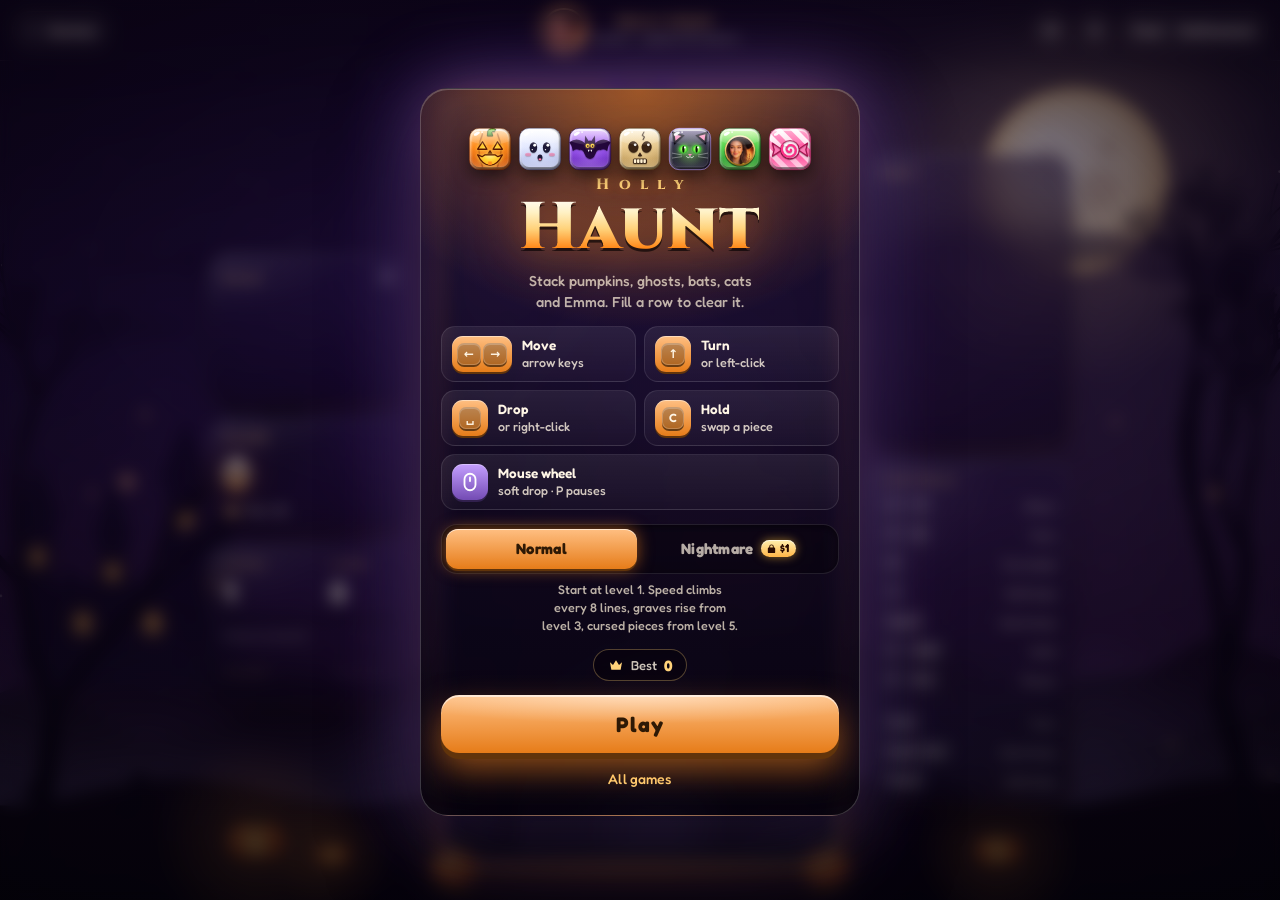
<file: tetris.html>
<!DOCTYPE html>
<html lang="en">
<head>
  <meta charset="UTF-8" />
  <meta name="viewport" content="width=device-width, initial-scale=1, viewport-fit=cover" />
  <title>Holly Stack · Halloween falling-blocks puzzle</title>
  <meta name="description" content="Holly Stack is a free Halloween falling-blocks puzzle. Stack pumpkins, ghosts, bats, skulls, black cats, Emma and candy and clear full rows." />
  <meta name="theme-color" content="#0b0618" />
  <link rel="canonical" href="https://halloweenfest.github.io/tetris.html" />
  <meta property="og:type" content="website" />
  <meta property="og:site_name" content="Holly Haunt" />
  <meta property="og:title" content="Holly Stack · Halloween falling-blocks puzzle" />
  <meta property="og:description" content="Stack pumpkins, ghosts, bats and black cats. Clear the rows before the well fills up." />
  <meta property="og:url" content="https://halloweenfest.github.io/tetris.html" />
  <meta property="og:image" content="https://halloweenfest.github.io/tile-tetris.jpg" />
  <meta name="twitter:card" content="summary_large_image" />
  <link rel="icon" href="favicon.ico?v=11" sizes="any" />
  <link rel="icon" href="favicon.png?v=11" type="image/png" />
  <link rel="apple-touch-icon" href="apple-touch-icon.png?v=11" />
  <link rel="preconnect" href="https://fonts.googleapis.com" />
  <link rel="preconnect" href="https://fonts.gstatic.com" crossorigin />
  <link rel="stylesheet" href="https://fonts.googleapis.com/css2?family=Cinzel:wght@700;800;900&family=Fredoka:wght@500;600;700&display=swap" />
  <link rel="stylesheet" href="site.css?v=4" />
  <script>
    !function(t,e){var o,n,p,r;e.__SV||(window.posthog=e,e._i=[],e.init=function(i,s,a){function g(t,e){var o=e.split(".");2==o.length&&(t=t[o[0]],e=o[1]),t[e]=function(){t.push([e].concat(Array.prototype.slice.call(arguments,0)))}}(p=t.createElement("script")).type="text/javascript",p.crossOrigin="anonymous",p.async=!0,p.src=s.api_host.replace(".i.posthog.com","-assets.i.posthog.com")+"/static/array.js",(r=t.getElementsByTagName("script")[0]).parentNode.insertBefore(p,r);var u=e;for(void 0!==a?u=e[a]=[]:a="posthog",u.people=u.people||[],u.toString=function(t){var e="posthog";return"posthog"!==a&&(e+="."+a),t||(e+=" (stub)"),e},u.people.toString=function(){return u.toString(1)+".people (stub)"},o="init capture register register_once register_for_session unregister unregister_for_session getFeatureFlag getFeatureFlagPayload isFeatureEnabled reloadFeatureFlags updateEarlyAccessFeatureEnrollment getEarlyAccessFeatures on onFeatureFlags onSessionId getSurveys getActiveMatchingSurveys renderSurvey canRenderSurvey getNextSurveyStep identify setPersonProperties group resetGroups setPersonPropertiesForFlags resetPersonPropertiesForFlags setGroupPropertiesForFlags resetGroupPropertiesForFlags reset get_distinct_id set_config startSessionRecording stopSessionRecording sessionRecordingStarted captureException loadToolbar get_session_id get_session_replay_url createPersonProfile opt_in_capturing opt_out_capturing has_opted_in_capturing has_opted_out_capturing clear_opt_in_out_capturing debug".split(" "),n=0;n<o.length;n++)g(u,o[n]);e._i.push([i,s,a])},e.__SV=1)}(document,window.posthog||[]);
    posthog.init('phc_z6kQXd5am8uAvdXVkFVNWkbPxMuJ7vJc547HLKTxLLtp',{api_host:'https://us.i.posthog.com',person_profiles:'identified_only'});
    posthog.register({ site: 'halloweenfest' });
  </script>
  <style>
    @property --ang { syntax: "<angle>"; inherits: false; initial-value: 0deg; }
    :root {
      --hs-ui: "Fredoka", system-ui, -apple-system, "Segoe UI", Roboto, sans-serif;
      --hs-gold: #ffd27a;
      --pw: clamp(196px, 16vw, 240px);
      /* theme tokens (overwritten from JS per festive theme) */
      --t-a1: #ffe2a0; --t-a2: #ff8a1c; --t-a3: #b04bff; --t-a4: #ff6fb0;
      --t-glow: #ff8a1c; --t-glow2: #a46bff;
      --t-glow-a: rgba(255, 138, 28, .55); --t-glow2-a: rgba(164, 107, 255, .45);
      --t-gold: #ffd27a; --t-ink: #2a0b00;
      --t-glass: rgba(34, 16, 54, .52); --t-glass2: rgba(14, 6, 26, .62);
      --t-well: #120822;
      --t-pad-hi: #4c3168; --t-pad-lo: #241434; --t-pad-edge: #0e0718;
      --t-turn-hi: #b98bff; --t-turn-lo: #6a2fd6; --t-turn-edge: #2e0f6b;
      --t-drop-hi: #ffc25a; --t-drop-lo: #ff6a1a; --t-drop-edge: #7a2800; --t-drop-ink: #3a1000;
      --t-hold-hi: #64e0b4; --t-hold-lo: #1d8c6c; --t-hold-edge: #0b3d30;
    }
    html, body { height: 100%; }
    body {
      height: 100dvh;
      display: flex; flex-direction: column;
      overflow: hidden; overscroll-behavior: none;
      background: #0b0618;
      user-select: none; -webkit-user-select: none;
    }
    #bgfx { position: fixed; inset: 0; width: 100%; height: 100%; z-index: 0; pointer-events: none; display: block; }
    .topbar {
      background: linear-gradient(180deg, rgba(6, 3, 12, .78), rgba(6, 3, 12, .28)) !important;
      border-bottom: 1px solid rgba(255, 255, 255, .08) !important;
      box-shadow: 0 10px 30px -12px rgba(0, 0, 0, .6);
    }
    .topbar .mid .kicker { font-family: var(--hs-ui); font-weight: 700; letter-spacing: .24em; color: var(--t-gold); text-shadow: 0 0 14px var(--t-glow-a); }
    .topbar .mid .sub { font-family: var(--hs-ui); font-weight: 500; }

    /* ---------- layout ---------- */
    .game {
      position: relative; z-index: 1;
      flex: 1; min-height: 0;
      display: grid;
      grid-template-columns: var(--pw) auto var(--pw);
      grid-template-rows: minmax(0, 1fr);
      justify-content: center;
      gap: 30px;
      padding: 18px calc(18px + var(--sar)) calc(18px + var(--sab)) calc(18px + var(--sal));
    }
    .panel { display: flex; flex-direction: column; gap: 14px; min-height: 0; align-self: center; }
    .stage { min-height: 0; min-width: 0; display: flex; align-items: center; justify-content: center; position: relative; }

    /* ---------- glass cards ---------- */
    .card {
      position: relative; isolation: isolate;
      background:
        radial-gradient(120% 70% at 0% 0%, rgba(255, 255, 255, .13), transparent 55%),
        linear-gradient(180deg, var(--t-glass), var(--t-glass2));
      border: 0;
      border-radius: 22px;
      padding: 13px 15px 14px;
      box-shadow:
        inset 0 1px 0 rgba(255, 255, 255, .22),
        inset 0 -1px 0 rgba(0, 0, 0, .4),
        inset 0 0 22px rgba(255, 255, 255, .025),
        0 2px 4px rgba(0, 0, 0, .3),
        0 22px 44px -14px rgba(0, 0, 0, .75);
      -webkit-backdrop-filter: blur(16px) saturate(1.5);
      backdrop-filter: blur(16px) saturate(1.5);
      font-family: var(--hs-ui);
    }
    .card::before {
      content: ""; position: absolute; inset: 0; border-radius: inherit; padding: 1px; z-index: -1;
      background: linear-gradient(165deg, rgba(255, 255, 255, .42), rgba(255, 255, 255, .06) 38%, rgba(255, 255, 255, .02) 62%, var(--t-glow-a));
      -webkit-mask: linear-gradient(#000 0 0) content-box, linear-gradient(#000 0 0);
      -webkit-mask-composite: xor; mask-composite: exclude;
      pointer-events: none;
    }
    .lbl {
      display: flex; align-items: center; justify-content: space-between; gap: 6px;
      font: 600 10.5px/1 var(--hs-ui); letter-spacing: .26em; text-transform: uppercase;
      color: var(--t-gold); opacity: .9;
    }
    .kc {
      display: inline-flex; align-items: center; justify-content: center;
      min-width: 22px; height: 22px; padding: 0 6px; border-radius: 7px;
      background: linear-gradient(180deg, rgba(255, 255, 255, .2), rgba(255, 255, 255, .05));
      border: 1px solid rgba(255, 255, 255, .2);
      box-shadow: 0 2px 0 rgba(0, 0, 0, .55), inset 0 1px 0 rgba(255, 255, 255, .22);
      font: 600 11px/1 var(--hs-ui); letter-spacing: 0; color: #fff3e0; text-transform: none;
    }
    .hold-card { cursor: pointer; transition: opacity .2s, transform .15s; }
    .hold-card.used canvas { opacity: .38; filter: grayscale(.6); }
    .hold-card.flash { animation: cardFlash .4s ease-out; }
    #hold { width: 100%; height: 96px; display: block; margin-top: 6px; }
    #next { width: 100%; height: 250px; display: block; margin-top: 6px; }
    .score {
      font: 700 44px/1.02 var(--hs-ui); font-variant-numeric: tabular-nums; letter-spacing: -.01em;
      margin-top: 8px;
      background: linear-gradient(180deg, #ffffff 0%, #fff4d6 30%, var(--t-gold) 62%, var(--t-a2) 100%);
      -webkit-background-clip: text; background-clip: text; color: transparent;
      filter: drop-shadow(0 2px 0 rgba(0, 0, 0, .55)) drop-shadow(0 0 16px var(--t-glow-a));
      white-space: nowrap;
      transform-origin: left center;
    }
    .score.bump { animation: bump .32s cubic-bezier(.3, 1.6, .5, 1); }
    .best-line { display: flex; align-items: center; gap: 6px; margin-top: 7px; color: rgba(255, 244, 228, .7); font: 500 13px/1 var(--hs-ui); }
    .best-line svg { width: 16px; height: 16px; color: var(--t-gold); flex: none; filter: drop-shadow(0 0 6px var(--t-glow-a)); }
    .best-line b { color: #fff6e6; font-weight: 600; font-variant-numeric: tabular-nums; }
    .best-line.beat b { color: #8dff9a; text-shadow: 0 0 10px rgba(120, 255, 140, .6); }
    .combo-chip {
      position: absolute; right: 10px; top: 10px;
      padding: 4px 9px; border-radius: 999px;
      font: 700 11px/1 var(--hs-ui); letter-spacing: .06em; color: var(--t-drop-ink);
      background: linear-gradient(180deg, var(--t-drop-hi), var(--t-drop-lo));
      box-shadow: 0 0 14px var(--t-glow-a), inset 0 1px 0 rgba(255, 255, 255, .6);
      opacity: 0; transform: scale(.6); transition: opacity .2s, transform .25s cubic-bezier(.3, 1.6, .5, 1);
    }
    .combo-chip.on { opacity: 1; transform: scale(1); }
    .duo { display: grid; grid-template-columns: 1fr 1fr; gap: 10px; }
    .duo b {
      display: block; margin-top: 7px; font: 700 30px/1 var(--hs-ui); color: #fff6e6; font-variant-numeric: tabular-nums;
      text-shadow: 0 2px 0 rgba(0, 0, 0, .45), 0 0 14px rgba(255, 255, 255, .12);
      transform-origin: left center;
    }
    .duo b.pop { animation: valPop .45s cubic-bezier(.3, 1.6, .5, 1); }
    .duo > div + div { border-left: 1px solid rgba(255, 255, 255, .1); padding-left: 12px; }
    .emma-mark { width: 48px; height: 48px; border-radius: 50%; object-fit: cover; border: 2px solid var(--t-gold); flex: none; box-shadow: 0 0 14px var(--t-glow-a); }
    .topbar .mid { display: flex; align-items: center; gap: 8px; }
    .bar {
      position: relative; height: 7px; margin-top: 10px; border-radius: 99px; overflow: hidden;
      background: rgba(0, 0, 0, .38);
      box-shadow: inset 0 1px 2px rgba(0, 0, 0, .6), 0 1px 0 rgba(255, 255, 255, .08);
    }
    .bar i {
      display: block; height: 100%; width: 0; border-radius: inherit;
      background: linear-gradient(90deg, var(--t-a3), var(--t-a4) 55%, var(--t-a1));
      box-shadow: 0 0 10px var(--t-glow2-a);
      transition: width .45s cubic-bezier(.3, 1.3, .5, 1);
      position: relative;
    }
    .bar i::after { content: ""; position: absolute; inset: 0 0 50% 0; border-radius: inherit; background: rgba(255, 255, 255, .35); }
    .bar-cap { margin-top: 7px; font: 500 11.5px/1 var(--hs-ui); color: rgba(255, 244, 228, .55); }
    .haunt-row { margin-top: 13px; padding-top: 11px; border-top: 1px solid rgba(255, 255, 255, .09); }
    .haunt-row .lbl span:last-child { letter-spacing: .04em; text-transform: none; color: rgba(255, 244, 228, .7); font-weight: 500; }
    .haunt-row .bar { margin-top: 8px; }
    .haunt-row .bar i { background: linear-gradient(90deg, var(--t-garb, #b7a8ff), var(--t-garb, #b7a8ff) 55%, #ff4f6a); box-shadow: 0 0 10px var(--t-garb-a, rgba(183, 168, 255, .6)); transition: width .25s linear; }
    .haunt-row.off { opacity: .45; }
    .haunt-row.hot .bar i { animation: hotBar .5s ease-in-out infinite alternate; }
    .haunt-strip {
      position: absolute; z-index: 4; left: 18%; right: 18%; bottom: -5px; height: 8px;
      border-radius: 99px; background: rgba(10, 4, 18, .9); border: 1px solid rgba(183, 168, 255, .4);
      box-shadow: 0 4px 10px rgba(0, 0, 0, .5);
      overflow: hidden; opacity: 0; transition: opacity .3s; pointer-events: none;
    }
    .haunt-strip.on { opacity: 1; }
    .haunt-strip i { display: block; height: 100%; width: 0; border-radius: inherit; background: linear-gradient(90deg, var(--t-garb, #b7a8ff), var(--t-garb, #b7a8ff) 55%, #ff4f6a); box-shadow: 0 0 8px var(--t-garb-a, rgba(183, 168, 255, .8)); }
    .haunt-strip.hot { border-color: #ff4f6a; box-shadow: 0 0 16px rgba(255, 79, 106, .85); animation: hotBar .45s ease-in-out infinite alternate; }
    .notice {
      position: absolute; left: 50%; bottom: 9%; transform: translateX(-50%);
      max-width: 94%; padding: 8px 15px; border-radius: 999px; opacity: 0; z-index: 3;
      font: 700 13px/1.15 var(--hs-ui); color: #f6eeff; text-align: center; width: max-content; text-wrap: balance;
      background: linear-gradient(180deg, rgba(100, 46, 170, .94), rgba(44, 16, 78, .94));
      border: 1px solid rgba(210, 180, 255, .6); box-shadow: 0 0 24px rgba(160, 90, 255, .6), 0 10px 22px rgba(0, 0, 0, .55), inset 0 1px 0 rgba(255, 255, 255, .3);
    }
    .notice.warn { background: linear-gradient(180deg, rgba(170, 34, 66, .95), rgba(76, 10, 32, .95)); border-color: rgba(255, 170, 180, .65); box-shadow: 0 0 24px rgba(255, 60, 90, .65), 0 10px 22px rgba(0, 0, 0, .55), inset 0 1px 0 rgba(255, 255, 255, .3); }
    .notice.show { animation: noticePop 2.4s ease-out forwards; }
    .diff { display: grid; grid-template-columns: 1fr 1fr; gap: 6px; margin: 14px 0 0; padding: 4px; border-radius: 16px; background: rgba(0, 0, 0, .32); border: 1px solid rgba(255, 255, 255, .1); box-shadow: inset 0 2px 6px rgba(0, 0, 0, .45); }
    .diff-btn {
      min-height: 40px; border: 0; border-radius: 12px; background: transparent; cursor: pointer;
      font: 700 15px/1 var(--hs-ui); color: rgba(255, 244, 228, .7); letter-spacing: .02em;
      transition: background .2s, color .2s;
    }
    .diff-btn[aria-checked="true"] { color: var(--t-drop-ink); background: linear-gradient(180deg, var(--t-drop-hi), var(--t-drop-lo)); box-shadow: 0 2px 0 var(--t-drop-edge), 0 0 16px var(--t-glow-a), inset 0 1px 0 rgba(255, 255, 255, .6); }
    .diff-btn[data-diff="nightmare"][aria-checked="true"] { color: #fff; background: linear-gradient(180deg, #c06bff, #6a1fb0); box-shadow: 0 2px 0 #2e0f6b, 0 0 16px rgba(170, 90, 255, .6), inset 0 1px 0 rgba(255, 255, 255, .4); }
    .diff-btn:focus-visible { outline: 2px solid rgba(255, 236, 200, .6); outline-offset: 2px; }
    .diff-note { margin: 7px auto 0; max-width: 40ch; font: 500 12.5px/1.35 var(--hs-ui); color: rgba(255, 244, 228, .7); text-wrap: balance; }
    .keys-card ul { list-style: none; margin-top: 10px; display: grid; gap: 7px; }
    .keys-card li { display: flex; align-items: center; justify-content: space-between; gap: 8px; font: 500 12.5px/1.1 var(--hs-ui); color: rgba(255, 244, 228, .78); }
    .keys-card li span:first-child { display: flex; gap: 4px; flex-wrap: wrap; }
    .keys-card .sep { height: 1px; background: rgba(255, 255, 255, .09); margin: 3px 0; }

    /* ---------- the well ---------- */
    #well.well {
      --fp: 11px;
      position: relative;
      padding: var(--fp);
      border-radius: 24px;
      background:
        linear-gradient(180deg, rgba(255, 255, 255, .10), rgba(255, 255, 255, 0) 12%, rgba(0, 0, 0, 0) 85%, rgba(0, 0, 0, .3)),
        var(--t-well);
      box-shadow:
        0 50px 90px -20px rgba(0, 0, 0, .85),
        0 18px 30px -10px rgba(0, 0, 0, .6),
        0 0 0 1px rgba(0, 0, 0, .65),
        inset 0 2px 0 rgba(255, 255, 255, .14),
        inset 0 -3px 10px rgba(0, 0, 0, .55);
      will-change: transform;
    }
    #well.well::before {
      content: ""; position: absolute; inset: 0; border-radius: inherit; padding: 3px; z-index: 2;
      background: linear-gradient(165deg, var(--t-a1), var(--t-a2) 26%, var(--t-a3) 58%, var(--t-a4) 80%, var(--t-a1));
      -webkit-mask: linear-gradient(#000 0 0) content-box, linear-gradient(#000 0 0);
      -webkit-mask-composite: xor; mask-composite: exclude;
      pointer-events: none;
    }
    #well.well::after {
      content: ""; position: absolute; inset: -2px; border-radius: 26px; pointer-events: none; z-index: -1;
      box-shadow: 0 0 18px var(--t-glow-a), 0 0 50px var(--t-glow-a), 0 0 110px var(--t-glow2-a);
      animation: glow 3.6s ease-in-out infinite;
    }
    .frame-sweep, .frame-flash, .frame-inner { position: absolute; pointer-events: none; border-radius: inherit; }
    .frame-inner {
      inset: calc(var(--fp) - 3px); border-radius: 15px; z-index: 2;
      box-shadow: inset 0 0 0 1px rgba(0, 0, 0, .7), 0 1px 0 rgba(255, 255, 255, .12), inset 0 3px 8px rgba(0, 0, 0, .5);
    }
    .frame-sweep {
      inset: -1px; padding: 4px; z-index: 3; opacity: 0;
      background: conic-gradient(from var(--ang), transparent 0deg, transparent 250deg, rgba(255, 255, 255, .2) 300deg, #fff 345deg, var(--pc, #fff) 352deg, transparent 360deg);
      -webkit-mask: linear-gradient(#000 0 0) content-box, linear-gradient(#000 0 0);
      -webkit-mask-composite: xor; mask-composite: exclude;
      filter: drop-shadow(0 0 6px var(--pc, #fff));
    }
    .frame-flash { inset: -3px; z-index: -1; opacity: 0; box-shadow: 0 0 24px 4px var(--pc, #fff), 0 0 80px 12px var(--pc, #fff); }
    #well.pulse .frame-sweep { animation: sweep .75s cubic-bezier(.4, 0, .2, 1); }
    #well.pulse .frame-flash { animation: frameFlash .7s ease-out; }
    .well-floor {
      position: absolute; left: 6%; right: 6%; bottom: -26px; height: 40px; z-index: -2; pointer-events: none;
      background: radial-gradient(closest-side, var(--t-glow-a), transparent);
      filter: blur(6px); opacity: .7;
    }
    #board { display: block; border-radius: 13px; touch-action: none; position: relative; z-index: 1; }
    @media (hover: hover) and (pointer: fine) { #board { cursor: pointer; } }
    .orn { position: absolute; pointer-events: none; z-index: 4; }
    .orn.web { width: var(--web, 86px); height: var(--web, 86px); top: -3px; }
    .orn.web.l { left: -3px; }
    .orn.web.r { right: -3px; transform: scaleX(-1); }
    .orn.bat { width: var(--batw, 74px); left: 50%; top: calc(var(--batw, 74px) * -0.3); transform: translateX(-50%); filter: drop-shadow(0 3px 6px rgba(0, 0, 0, .6)); animation: batBob 3s ease-in-out infinite; }
    .orn.jack { width: var(--jack, 40px); bottom: calc(var(--jack, 40px) * -0.5); filter: drop-shadow(0 0 10px rgba(255, 150, 40, .8)); }
    .orn.jack.l { left: calc(var(--jack, 40px) * -0.28); }
    .orn.jack.r { right: calc(var(--jack, 40px) * -0.28); }
    .orn.fest { display: none; font-size: var(--jack, 40px); line-height: 1; font-family: "Apple Color Emoji", "Segoe UI Emoji", "Noto Color Emoji", sans-serif; filter: drop-shadow(0 4px 6px rgba(0, 0, 0, .55)) drop-shadow(0 0 12px var(--t-glow-a)); }
    .orn.fest.t { left: 50%; top: calc(var(--jack, 40px) * -0.62); transform: translateX(-50%); font-size: calc(var(--jack, 40px) * 1.15); animation: batBob 3s ease-in-out infinite; }
    .orn.fest.l { left: calc(var(--jack, 40px) * -0.3); bottom: calc(var(--jack, 40px) * -0.45); }
    .orn.fest.r { right: calc(var(--jack, 40px) * -0.3); bottom: calc(var(--jack, 40px) * -0.45); }
    html.fest .orn.web, html.fest .orn.bat, html.fest .orn.jack { display: none; }
    html.fest .orn.fest { display: block; }
    .fx { position: absolute; inset: var(--fp); z-index: 5; pointer-events: none; overflow: visible; }

    /* banners */
    .banner {
      position: absolute; left: 50%; top: 36%;
      transform: translate(-50%, -50%);
      text-align: center; white-space: nowrap; opacity: 0;
    }
    .banner::before {
      content: ""; position: absolute; left: 50%; top: 40%; width: 230%; aspect-ratio: 1; z-index: -1;
      transform: translate(-50%, -50%);
      background:
        radial-gradient(closest-side, var(--bglow, rgba(255, 150, 40, .85)), transparent 62%),
        repeating-conic-gradient(from 0deg, rgba(255, 255, 255, .16) 0deg 5deg, transparent 5deg 18deg);
      -webkit-mask: radial-gradient(closest-side, #000 25%, transparent 72%);
      mask: radial-gradient(closest-side, #000 25%, transparent 72%);
      opacity: .55;
    }
    .banner.show { animation: bannerPop 1.35s cubic-bezier(.2, .9, .3, 1) forwards; }
    .banner.show::before { animation: raysSpin 1.35s linear forwards; }
    .banner .bt {
      font: 700 var(--bsize, 46px)/1 var(--hs-ui); letter-spacing: .01em;
      background: var(--bfill, linear-gradient(180deg, #ffffff, #fff1c4 30%, #ffd27a 55%, #ff8a1c));
      -webkit-background-clip: text; background-clip: text; color: transparent;
      -webkit-text-stroke: 1px rgba(255, 255, 255, .35);
      filter: drop-shadow(0 4px 0 var(--bdeep, #4a1200)) drop-shadow(0 0 2px var(--bdeep, #4a1200)) drop-shadow(0 0 22px var(--bglow, rgba(255, 150, 40, .85)));
      padding: 0 8px;
    }
    .banner .bs { margin-top: 8px; display: flex; gap: 6px; justify-content: center; }
    .banner .pill {
      padding: 6px 12px; border-radius: 999px;
      font: 700 15px/1 var(--hs-ui); color: #fff;
      background: linear-gradient(180deg, rgba(40, 18, 60, .9), rgba(14, 6, 24, .9)); border: 1px solid rgba(255, 220, 160, .55);
      box-shadow: 0 8px 18px rgba(0, 0, 0, .5), inset 0 1px 0 rgba(255, 255, 255, .25);
    }
    .banner .pill.hot { color: #2a0b00; background: linear-gradient(180deg, #fff0b0, #ffb547 50%, #ff7a1a); border-color: #fff4cc; }
    .banner.k1 { --bsize: calc(var(--S, 30px) * 1.3); --bfill: linear-gradient(180deg, #ffffff, #d8fff4 45%, #5fe0c0); --bglow: rgba(80, 230, 200, .75); --bdeep: #063a30; }
    .banner.k2 { --bsize: calc(var(--S, 30px) * 1.6); }
    .banner.k3 { --bsize: calc(var(--S, 30px) * 1.75); --bfill: linear-gradient(180deg, #ffffff, #ffd0ea 35%, #ff7ab8 65%, #ff3d6a); --bglow: rgba(255, 80, 140, .9); --bdeep: #4a0020; }
    .banner.k4 { --bsize: calc(var(--S, 30px) * 1.55); --bfill: linear-gradient(180deg, #ffffff, #fff1b0 22%, #ffd27a 40%, #ff6fb0 68%, #b04bff); --bglow: rgba(190, 90, 255, .95); --bdeep: #2a0650; }
    .banner.k4 .bt { line-height: .95; }

    /* combo counter */
    .combo {
      position: absolute; right: 4%; top: 7%; text-align: right; opacity: 0;
      transform-origin: 100% 50%;
      --c1: #ffffff; --c2: #7ff0d0; --c3: #19b38a; --cg: rgba(80, 230, 200, .8);
    }
    .combo.on { opacity: 1; }
    .combo.pop { animation: comboPop .5s cubic-bezier(.3, 1.7, .5, 1); }
    .combo .cx {
      display: block; font: 700 calc(var(--S, 30px) * 1.35)/0.9 var(--hs-ui); font-variant-numeric: tabular-nums;
      background: linear-gradient(180deg, var(--c1), var(--c2) 50%, var(--c3));
      -webkit-background-clip: text; background-clip: text; color: transparent;
      filter: drop-shadow(0 3px 0 rgba(0, 0, 0, .55)) drop-shadow(0 0 14px var(--cg));
    }
    .combo .cl { display: block; margin-top: 2px; font: 700 calc(var(--S, 30px) * .36)/1 var(--hs-ui); letter-spacing: .3em; color: var(--c2); text-shadow: 0 0 10px var(--cg), 0 2px 0 rgba(0, 0, 0, .6); }
    .combo[data-tier="3"] { --c2: #ffe27a; --c3: #ff9a1a; --cg: rgba(255, 190, 60, .85); }
    .combo[data-tier="4"] { --c2: #ffb070; --c3: #ff4f2a; --cg: rgba(255, 110, 50, .9); }
    .combo[data-tier="5"] { --c2: #ff9ad0; --c3: #ff2f86; --cg: rgba(255, 70, 150, .95); }
    .combo[data-tier="6"] { --c2: #d8a8ff; --c3: #8a3cff; --cg: rgba(170, 90, 255, 1); }

    /* level-up flourish */
    .flourish { position: fixed; inset: 0; z-index: 30; pointer-events: none; display: grid; place-items: center; overflow: hidden; opacity: 0; }
    .flourish.show { animation: flFade 1.9s ease-out forwards; }
    .flourish .fl-rays {
      position: absolute; width: 170vmax; height: 170vmax; left: 50%; top: 50%; translate: -50% -50%;
      background: repeating-conic-gradient(from 0deg, var(--t-glow-a) 0deg 4deg, transparent 4deg 15deg);
      -webkit-mask: radial-gradient(closest-side, #000 8%, transparent 62%); mask: radial-gradient(closest-side, #000 8%, transparent 62%);
    }
    .flourish .fl-wash { position: absolute; inset: 0; background: radial-gradient(60% 50% at 50% 50%, var(--t-glow2-a), transparent 70%), radial-gradient(30% 25% at 50% 50%, rgba(255, 255, 255, .55), transparent 70%); }
    .flourish .fl-ring { position: absolute; left: 50%; top: 50%; width: 40vmin; height: 40vmin; translate: -50% -50%; border-radius: 50%; border: 3px solid rgba(255, 255, 255, .9); box-shadow: 0 0 30px var(--t-glow), inset 0 0 30px var(--t-glow); opacity: 0; }
    .flourish .fl-ring.b { border-width: 2px; }
    .flourish .fl-txt { position: relative; text-align: center; }
    .flourish .ft {
      font: 900 clamp(54px, 13vw, 132px)/1 "Cinzel", serif; letter-spacing: .02em; white-space: nowrap;
      background: linear-gradient(180deg, #ffffff 0%, #fff4d0 30%, var(--t-gold) 55%, var(--t-a2) 100%);
      -webkit-background-clip: text; background-clip: text; color: transparent;
      filter: drop-shadow(0 5px 0 rgba(0, 0, 0, .6)) drop-shadow(0 0 30px var(--t-glow));
    }
    .flourish .fs {
      display: inline-block; margin-top: 10px; padding: 8px 18px; border-radius: 999px;
      font: 700 clamp(13px, 2.4vw, 18px)/1 var(--hs-ui); letter-spacing: .26em; text-transform: uppercase; color: #fff;
      background: linear-gradient(180deg, rgba(255, 255, 255, .22), rgba(255, 255, 255, .06)), var(--t-glass2);
      border: 1px solid rgba(255, 255, 255, .35); box-shadow: 0 0 24px var(--t-glow-a), 0 10px 24px rgba(0, 0, 0, .5);
    }
    .flourish.show .fl-rays { animation: flRays 1.9s ease-out forwards; }
    .flourish.show .fl-ring { animation: flRing 1s cubic-bezier(.2, .8, .3, 1) forwards; }
    .flourish.show .fl-ring.b { animation-delay: .15s; }
    .flourish.show .fl-txt { animation: flText 1.9s cubic-bezier(.2, .9, .3, 1) forwards; }
    .flourish.show .fl-wash { animation: flWash 1.9s ease-out forwards; }

    /* ---------- phone dock ---------- */
    .dock {
      position: relative; z-index: 2;
      display: grid; grid-template-columns: repeat(6, minmax(0, 1fr));
      gap: 8px;
      padding: 8px calc(10px + var(--sar)) calc(12px + var(--sab)) calc(10px + var(--sal));
      max-width: 560px; width: 100%; margin: 0 auto;
    }
    html[data-theme] .dock .pad.pad.pad, .dock .pad {
      --c1: var(--t-pad-hi); --c2: var(--t-pad-lo); --edge: var(--t-pad-edge); --ink: #fff0dc; --gl: rgba(255, 255, 255, .45);
      position: relative; isolation: isolate;
      min-width: 0; height: 62px;
      border: 0 !important; border-radius: 18px;
      display: flex; flex-direction: column; align-items: center; justify-content: center; gap: 3px;
      color: var(--ink) !important;
      font: 600 10.5px/1 var(--hs-ui); letter-spacing: .05em; text-transform: uppercase;
      background: radial-gradient(120% 90% at 50% 0%, rgba(255, 255, 255, .22), transparent 60%), linear-gradient(180deg, var(--c1), var(--c2)) !important;
      box-shadow: 0 6px 0 var(--edge), 0 12px 18px -4px rgba(0, 0, 0, .65), inset 0 1.5px 0 rgba(255, 255, 255, .35), inset 0 -3px 0 rgba(0, 0, 0, .22), inset 0 0 0 1px rgba(255, 255, 255, .06);
      touch-action: none;
      transition: transform .06s ease-out, box-shadow .06s ease-out, filter .12s;
    }
    .dock .pad::before {
      content: ""; position: absolute; left: 9%; right: 9%; top: 4px; height: 40%;
      border-radius: 14px 14px 40px 40px / 14px 14px 20px 20px;
      background: linear-gradient(180deg, rgba(255, 255, 255, .32), rgba(255, 255, 255, 0));
      pointer-events: none;
    }
    .dock .pad::after {
      content: ""; position: absolute; inset: -6px; border-radius: 22px; z-index: -1; pointer-events: none;
      background: radial-gradient(closest-side, var(--gl), transparent);
      opacity: 0; transition: opacity .25s;
    }
    .dock .pad svg { width: 24px; height: 24px; filter: drop-shadow(0 1.5px 0 rgba(0, 0, 0, .45)); }
    html[data-theme] .dock .pad.pad.pressed, .dock .pad.pressed {
      transform: translateY(5px);
      box-shadow: 0 1px 0 var(--edge), 0 3px 8px rgba(0, 0, 0, .55), inset 0 1.5px 0 rgba(255, 255, 255, .25), inset 0 -1px 0 rgba(0, 0, 0, .25), inset 0 0 18px rgba(255, 255, 255, .18), 0 0 18px var(--gl);
      filter: brightness(1.18) saturate(1.1);
    }
    .dock .pad.pressed::after { opacity: 1; transition: opacity 0s; }
    html[data-theme] .dock .pad.pad.turn, .dock .pad.turn { --c1: var(--t-turn-hi); --c2: var(--t-turn-lo); --edge: var(--t-turn-edge); --ink: #fff; --gl: var(--t-glow2-a); }
    html[data-theme] .dock .pad.pad.drop, .dock .pad.drop { --c1: var(--t-drop-hi); --c2: var(--t-drop-lo); --edge: var(--t-drop-edge); --ink: var(--t-drop-ink); --gl: var(--t-glow-a); }
    html[data-theme] .dock .pad.pad.drop { color: var(--t-drop-ink) !important; }
    html[data-theme] .dock .pad.pad.hold, .dock .pad.hold { --c1: var(--t-hold-hi); --c2: var(--t-hold-lo); --edge: var(--t-hold-edge); --ink: #eafff6; --gl: rgba(100, 230, 180, .5); }

    /* ---------- overlays ---------- */
    .sheet-wrap {
      align-items: center;
      background: radial-gradient(120% 80% at 50% 30%, rgba(40, 14, 70, .35), rgba(4, 2, 10, .78));
      -webkit-backdrop-filter: blur(8px); backdrop-filter: blur(8px);
    }
    html[data-theme] #veil .sheet.glass, .sheet.glass {
      position: relative;
      width: min(440px, 100%);
      text-align: center;
      font-family: var(--hs-ui);
      padding: 20px 20px 16px;
      border-radius: 28px;
      background:
        radial-gradient(120% 60% at 50% 0%, var(--t-glow-a), transparent 55%),
        linear-gradient(180deg, var(--t-glass), var(--t-glass2)) !important;
      border: 1px solid rgba(255, 255, 255, .2) !important;
      box-shadow: 0 40px 90px rgba(0, 0, 0, .7), inset 0 1px 0 rgba(255, 255, 255, .22), 0 0 80px var(--t-glow2-a);
      -webkit-backdrop-filter: blur(20px) saturate(1.4); backdrop-filter: blur(20px) saturate(1.4);
      color: #fff3e0 !important;
    }
    .view { display: none; }
    #veil[data-view="start"] .v-start, #veil[data-view="pause"] .v-pause, #veil[data-view="over"] .v-over, #veil[data-view="pay"] .v-pay { display: block; }
    .diff-btn { display: inline-flex; align-items: center; justify-content: center; gap: 7px; }
    .lock-badge {
      display: inline-flex; align-items: center; gap: 3px; padding: 3px 7px 3px 5px; border-radius: 999px;
      font: 700 11px/1 var(--hs-ui); letter-spacing: .02em; color: #2a0b00;
      background: linear-gradient(180deg, #fff0b0, #ffb547); box-shadow: 0 0 10px rgba(255, 190, 60, .55), inset 0 1px 0 rgba(255, 255, 255, .6);
    }
    .lock-badge svg { width: 11px; height: 11px; }
    .lock-badge[hidden] { display: none; }
    .pay-badge {
      width: 64px; height: 64px; margin: 4px auto 6px; border-radius: 20px; display: grid; place-items: center; color: #2a0b00;
      background: radial-gradient(120% 90% at 50% 0%, rgba(255, 255, 255, .6), transparent 55%), linear-gradient(180deg, #ffe7a8, #ffb547 50%, #ff7a1a);
      box-shadow: 0 5px 0 #8a2e00, 0 0 34px rgba(255, 170, 60, .6), inset 0 2px 0 rgba(255, 255, 255, .6);
      animation: floaty 2.6s ease-in-out infinite;
    }
    .pay-badge svg { width: 30px; height: 30px; }
    .pay-line { color: rgba(255, 244, 228, .82); font: 500 14.5px/1.45 var(--hs-ui); margin: 6px auto 12px; max-width: 34ch; text-wrap: balance; }
    .pay-perks { list-style: none; display: grid; gap: 7px; text-align: left; }
    .pay-perks li {
      position: relative; padding: 10px 12px 10px 36px; border-radius: 14px;
      background: linear-gradient(180deg, rgba(255, 255, 255, .08), rgba(255, 255, 255, .03)); border: 1px solid rgba(255, 255, 255, .1);
      font: 500 13px/1.3 var(--hs-ui); color: rgba(255, 244, 228, .85);
    }
    .pay-perks li::before { content: ""; position: absolute; left: 13px; top: 50%; width: 12px; height: 12px; margin-top: -6px; border-radius: 50%; background: radial-gradient(circle at 35% 35%, #e0b8ff, #8a3cff); box-shadow: 0 0 10px rgba(170, 90, 255, .8); }
    a.btn-play { display: inline-flex; align-items: center; justify-content: center; text-decoration: none; }
    .cast { display: flex; justify-content: center; gap: 6px; margin: 4px 0 2px; height: 58px; align-items: flex-end; }
    .cast canvas { width: 44px; height: 44px; animation: floaty 2.6s ease-in-out infinite; filter: drop-shadow(0 7px 8px rgba(0, 0, 0, .55)); }
    .logo { margin: 6px 0 4px; line-height: .9; }
    .logo .l1 { display: block; font: 800 15px/1 "Cinzel", serif; letter-spacing: .62em; padding-left: .62em; color: var(--t-gold); text-shadow: 0 0 12px var(--t-glow-a); }
    .logo .l2 {
      display: block; margin-top: 4px;
      font: 900 clamp(46px, 15vw, 66px)/1 "Cinzel", serif; letter-spacing: .02em;
      background: linear-gradient(180deg, #ffffff 0%, #fff1c4 25%, var(--t-gold) 50%, var(--t-a2) 78%, var(--t-drop-edge) 100%);
      -webkit-background-clip: text; background-clip: text; color: transparent;
      filter: drop-shadow(0 3px 0 rgba(0, 0, 0, .6)) drop-shadow(0 0 22px var(--t-glow-a));
    }
    .tagline { color: rgba(255, 244, 228, .78); font: 500 14.5px/1.4 var(--hs-ui); margin: 4px auto 14px; max-width: 36ch; text-wrap: balance; }
    .howto { list-style: none; display: grid; grid-template-columns: 1fr 1fr; gap: 8px; text-align: left; }
    .howto li {
      display: flex; align-items: center; gap: 10px; min-width: 0;
      padding: 9px 10px; border-radius: 14px;
      background: linear-gradient(180deg, rgba(255, 255, 255, .08), rgba(255, 255, 255, .03)); border: 1px solid rgba(255, 255, 255, .1);
      font: 500 12.5px/1.2 var(--hs-ui); color: rgba(255, 244, 228, .8);
    }
    .howto li b { display: block; color: #fff6e6; font-weight: 600; font-size: 13.5px; margin-bottom: 2px; }
    .howto .ic {
      flex: none; width: 36px; height: 36px; border-radius: 11px;
      display: flex; align-items: center; justify-content: center; gap: 2px;
      background: linear-gradient(180deg, var(--t-turn-hi), var(--t-turn-lo));
      box-shadow: 0 2px 0 var(--t-turn-edge), inset 0 1px 0 rgba(255, 255, 255, .35);
      color: #fff;
    }
    .howto .ic svg { width: 22px; height: 22px; }
    .howto li.wide { grid-column: 1 / -1; }
    .howto[hidden] { display: none; }
    .howto .ic.keys { width: auto; min-width: 36px; padding: 0 5px; background: linear-gradient(180deg, var(--t-drop-hi), var(--t-drop-lo)); box-shadow: 0 2px 0 var(--t-drop-edge), inset 0 1px 0 rgba(255, 255, 255, .45); }
    .howto .ic .kc { height: 22px; min-width: 20px; font-size: 12px; color: #fff6e6; background: rgba(0, 0, 0, .25); }
    .best-pill {
      display: inline-flex; align-items: center; gap: 7px; margin: 14px 0 0;
      padding: 7px 14px; border-radius: 999px;
      background: rgba(0, 0, 0, .32); border: 1px solid rgba(255, 210, 122, .3);
      font: 500 13px/1 var(--hs-ui); color: rgba(255, 244, 228, .8);
    }
    .best-pill svg { width: 16px; height: 16px; color: var(--t-gold); }
    .best-pill b { color: var(--t-gold); font-weight: 700; font-size: 15px; }
    .cta { display: grid; gap: 6px; margin-top: 14px; }
    .cta .btn { font-family: var(--hs-ui); }
    .btn-play {
      position: relative; overflow: hidden;
      min-height: 58px; border-radius: 18px;
      font: 700 21px/1 var(--hs-ui) !important; letter-spacing: .05em; color: var(--t-drop-ink) !important;
      background: radial-gradient(120% 90% at 50% 0%, rgba(255, 255, 255, .45), transparent 55%), linear-gradient(180deg, var(--t-drop-hi), var(--t-drop-lo)) !important;
      border: 0 !important;
      box-shadow: 0 6px 0 var(--t-drop-edge), 0 16px 34px var(--t-glow-a), inset 0 2px 0 rgba(255, 255, 255, .6);
      animation: playPulse 2.2s ease-in-out infinite;
      transition: transform .07s, box-shadow .07s;
    }
    .btn-play::after {
      content: ""; position: absolute; top: 0; bottom: 0; width: 40%; left: -60%;
      background: linear-gradient(100deg, transparent, rgba(255, 255, 255, .6), transparent);
      transform: skewX(-20deg); animation: sheen 3.2s ease-in-out infinite;
    }
    .btn-play:focus-visible { outline: 2px solid rgba(255, 236, 200, .55); outline-offset: 4px; border-radius: 20px; }
    .btn-play:active { transform: translateY(5px); box-shadow: 0 1px 0 var(--t-drop-edge), 0 6px 14px var(--t-glow-a), inset 0 2px 0 rgba(255, 255, 255, .5); }
    .btn-soft {
      min-height: 50px; border-radius: 16px; font: 600 16px/1 var(--hs-ui) !important;
      background: linear-gradient(180deg, rgba(255, 255, 255, .12), rgba(255, 255, 255, .05)) !important; border: 1px solid rgba(255, 255, 255, .18) !important; color: #fff6e6 !important;
      box-shadow: 0 4px 0 rgba(0, 0, 0, .35), inset 0 1px 0 rgba(255, 255, 255, .15);
    }
    .btn-soft:hover { background: rgba(255, 255, 255, .16) !important; }
    .btn-link { min-height: 40px; background: none !important; border: 0 !important; color: var(--t-gold) !important; font: 500 14px/1 var(--hs-ui) !important; }
    .btn-link:hover { text-decoration: underline; }
    .ov-kicker { font: 600 12px/1 var(--hs-ui); letter-spacing: .3em; text-transform: uppercase; color: var(--t-gold); margin-top: 4px; }
    .ov-title { font: 900 clamp(30px, 9vw, 40px)/1.05 "Cinzel", serif; margin: 8px 0 4px; color: #fff6e6; text-shadow: 0 0 22px var(--t-glow2-a), 0 3px 0 rgba(0, 0, 0, .5); }
    .ov-score { font: 700 58px/1 var(--hs-ui); font-variant-numeric: tabular-nums; margin: 10px 0 2px;
      background: linear-gradient(180deg, #ffffff, #fff1c4 30%, var(--t-gold) 60%, var(--t-a2)); -webkit-background-clip: text; background-clip: text; color: transparent;
      filter: drop-shadow(0 3px 0 rgba(0, 0, 0, .6)) drop-shadow(0 0 20px var(--t-glow-a)); }
    .ov-sub { font: 500 12px/1 var(--hs-ui); letter-spacing: .24em; color: rgba(255, 244, 228, .6); text-transform: uppercase; }
    .ov-stats { display: grid; grid-template-columns: repeat(3, 1fr); gap: 8px; margin: 16px 0 2px; }
    .ov-stats div { padding: 10px 4px 9px; border-radius: 14px; background: linear-gradient(180deg, rgba(255, 255, 255, .09), rgba(255, 255, 255, .03)); border: 1px solid rgba(255, 255, 255, .1); box-shadow: inset 0 1px 0 rgba(255, 255, 255, .1); }
    .ov-stats b { display: block; font: 700 22px/1.1 var(--hs-ui); color: #fff6e6; font-variant-numeric: tabular-nums; }
    .ov-stats span { font: 600 10px/1 var(--hs-ui); letter-spacing: .18em; color: var(--t-gold); text-transform: uppercase; }
    .ribbon {
      display: none; margin: 8px auto 0; width: max-content;
      padding: 6px 16px; border-radius: 999px;
      font: 700 13px/1 var(--hs-ui); letter-spacing: .12em; text-transform: uppercase; color: #2a0b00;
      background: linear-gradient(180deg, #fff0b0, #ffb547); box-shadow: 0 0 24px rgba(255, 190, 60, .7);
      animation: floaty 2s ease-in-out infinite;
    }
    .ribbon.on { display: block; }
    .ov-art { display: flex; justify-content: center; gap: 4px; margin-bottom: 2px; }
    .ov-art canvas { width: 36px; height: 36px; animation: floaty 2.6s ease-in-out infinite; filter: drop-shadow(0 5px 6px rgba(0, 0, 0, .5)); }

    @keyframes glow { 0%, 100% { opacity: .7; } 50% { opacity: 1; } }
    @keyframes hotBar { 0% { filter: brightness(1); } 100% { filter: brightness(1.5); } }
    @keyframes sweep { 0% { opacity: 0; --ang: -40deg; } 12% { opacity: 1; } 80% { opacity: 1; } 100% { opacity: 0; --ang: 400deg; } }
    @keyframes frameFlash { 0% { opacity: 0; } 15% { opacity: .9; } 100% { opacity: 0; } }
    @keyframes noticePop {
      0% { opacity: 0; transform: translateX(-50%) translateY(10px) scale(.85); }
      10% { opacity: 1; transform: translateX(-50%) translateY(0) scale(1.04); }
      18% { transform: translateX(-50%) scale(1); }
      82% { opacity: 1; }
      100% { opacity: 0; transform: translateX(-50%) translateY(-6px); }
    }
    @keyframes batBob { 0%, 100% { transform: translateX(-50%) translateY(0); } 50% { transform: translateX(-50%) translateY(3px); } }
    @keyframes bump { 0% { transform: scale(1); } 40% { transform: scale(1.14); } 100% { transform: scale(1); } }
    @keyframes valPop { 0% { transform: scale(1); } 35% { transform: scale(1.3); color: #fff; text-shadow: 0 0 18px var(--t-glow); } 100% { transform: scale(1); } }
    @keyframes cardFlash { 0% { box-shadow: 0 0 0 2px var(--t-hold-hi), 0 0 34px var(--t-hold-hi); } 100% { box-shadow: inset 0 1px 0 rgba(255, 255, 255, .22), 0 22px 44px -14px rgba(0, 0, 0, .75); } }
    @keyframes floaty { 0%, 100% { transform: translateY(0) rotate(-3deg); } 50% { transform: translateY(-7px) rotate(3deg); } }
    @keyframes playPulse { 0%, 100% { filter: brightness(1); } 50% { filter: brightness(1.1); } }
    @keyframes sheen { 0%, 55% { left: -60%; } 85%, 100% { left: 130%; } }
    @keyframes raysSpin { 0% { transform: translate(-50%, -50%) rotate(0deg) scale(.6); } 100% { transform: translate(-50%, -50%) rotate(40deg) scale(1.1); } }
    @keyframes bannerPop {
      0% { opacity: 0; transform: translate(-50%, -50%) scale(.3) rotate(-10deg); }
      14% { opacity: 1; transform: translate(-50%, -50%) scale(1.22) rotate(3deg); }
      26% { transform: translate(-50%, -50%) scale(.95) rotate(-1deg); }
      36% { transform: translate(-50%, -50%) scale(1) rotate(0); }
      78% { opacity: 1; transform: translate(-50%, -56%) scale(1); }
      100% { opacity: 0; transform: translate(-50%, -80%) scale(.92); }
    }
    @keyframes comboPop { 0% { transform: scale(.5) rotate(-8deg); } 45% { transform: scale(1.35) rotate(3deg); } 100% { transform: scale(1) rotate(0); } }
    @keyframes flFade { 0% { opacity: 0; } 6% { opacity: 1; } 78% { opacity: 1; } 100% { opacity: 0; } }
    @keyframes flRays { 0% { transform: rotate(0deg) scale(.4); opacity: 0; } 15% { opacity: 1; } 100% { transform: rotate(50deg) scale(1.05); opacity: .2; } }
    @keyframes flWash { 0% { opacity: 0; } 8% { opacity: 1; } 100% { opacity: 0; } }
    @keyframes flRing { 0% { opacity: 1; transform: scale(.2); } 100% { opacity: 0; transform: scale(3.2); } }
    @keyframes flText {
      0% { transform: scale(2.4); opacity: 0; filter: blur(10px); }
      14% { transform: scale(.92); opacity: 1; filter: blur(0); }
      24% { transform: scale(1.04); }
      34% { transform: scale(1); }
      80% { transform: scale(1.03); opacity: 1; }
      100% { transform: scale(1.1) translateY(-20px); opacity: 0; }
    }

    /* desktop: panels beside the well, no dock */
    @media (min-width: 900px) and (min-height: 520px) and (hover: hover) {
      .dock { display: none; }
    }
    /* phones, tablets, short or narrow windows: compact HUD above, dock below */
    @media (max-width: 899px), (max-height: 519px), (hover: none) {
      .game {
        grid-template-columns: 62px minmax(0, 1fr) auto 62px;
        grid-template-rows: auto minmax(0, 1fr);
        grid-template-areas: "hold score lvl next" "stage stage stage stage";
        gap: 7px;
        padding: 7px calc(8px + var(--sar)) 2px calc(8px + var(--sal));
        justify-content: stretch;
      }
      .panel { display: contents; }
      .hold-card { grid-area: hold; } .score-card { grid-area: score; } .lvl-card { grid-area: lvl; } .next-card { grid-area: next; }
      .stage { grid-area: stage; }
      .keys-card, .bar-cap, .haunt-row { display: none; }
      .notice { font-size: 11.5px; padding: 6px 10px; }
      .card { -webkit-backdrop-filter: blur(8px) saturate(1.4); backdrop-filter: blur(8px) saturate(1.4); padding: 7px 9px 8px; border-radius: 16px; min-width: 0; box-shadow: inset 0 1px 0 rgba(255, 255, 255, .22), inset 0 -1px 0 rgba(0, 0, 0, .4), 0 12px 22px -8px rgba(0, 0, 0, .7); }
      .lbl { font-size: 9px; letter-spacing: .18em; }
      .lbl .kc { display: none; }
      #hold, #next { height: 40px; margin-top: 3px; }
      #score.score { font-size: 24px; margin-top: 4px; padding: 0; min-height: 0; }
      .best-line { font-size: 10.5px; margin-top: 3px; gap: 4px; }
      .best-line svg { width: 12px; height: 12px; }
      .combo-chip { display: none; }
      .duo { gap: 8px; }
      .duo b { font-size: 21px; margin-top: 4px; }
      .duo > div + div { padding-left: 8px; }
      .bar { margin-top: 6px; height: 5px; }
      #well.well { --fp: 7px; border-radius: 19px; }
      #board { border-radius: 11px; }
      .frame-inner { border-radius: 12px; }
      #well.well::after { border-radius: 21px; }
      .topbar .mid .sub .spd { display: none; }
    }
    @media (max-width: 480px) {
      .topbar { grid-template-columns: auto minmax(0, 1fr) auto !important; }
      .topbar .mid { justify-content: center; overflow: hidden; }
      .topbar .mid > div { min-width: 0; }
      .topbar .emma-mark { display: none; }
      .topbar .mid .kicker { letter-spacing: .16em; font-size: 12px; }
    }
    @media (max-height: 700px) and (max-width: 899px) { html[data-theme] .dock .pad.pad.pad, .dock .pad { height: 54px; } }
    @media (max-width: 360px) {
      .game { grid-template-columns: 54px minmax(0, 1fr) auto 54px; gap: 5px; }
      .topbar .chip-btn.back { font-size: 0; gap: 0; width: 38px; padding: 0; }
      .topbar .mid .kicker { letter-spacing: .1em; font-size: 11px; }
      .topbar .mid .sub { font-size: 12px; }
      #score.score { font-size: 20px; }
      .duo b { font-size: 18px; }
      .dock { gap: 5px; padding-left: calc(6px + var(--sal)); padding-right: calc(6px + var(--sar)); }
      html[data-theme] .dock .pad.pad.pad, .dock .pad { font-size: 9px; border-radius: 15px; letter-spacing: .02em; }
      .dock .pad svg { width: 21px; height: 21px; }
      .howto { grid-template-columns: 1fr; }
      .cast canvas { width: 36px; height: 36px; }
    }
    @media (prefers-reduced-motion: reduce) {
      #well.well::after, .orn.bat, .orn.fest.t, .cast canvas, .ov-art canvas, .btn-play, .btn-play::after, .ribbon, .haunt-strip.hot, .haunt-row.hot .bar i { animation: none !important; }
      #well.pulse .frame-sweep { animation: none; }
      #well.pulse .frame-flash { animation: frameFlash .4s ease-out; }
      .banner.show::before { animation: none; }
      .flourish.show .fl-rays, .flourish.show .fl-ring { animation: none; opacity: 0; }
      .flourish.show .fl-txt { animation: flFade 1.6s ease-out forwards; }
      .combo.pop { animation: none; }
    }
  </style>
</head>
<body>
  <canvas id="bgfx" aria-hidden="true"></canvas>
  <header class="topbar">
    <div class="left">
      <a class="chip-btn back" href="./" aria-label="Back to all games">
        <svg viewBox="0 0 24 24" fill="none" stroke="currentColor" stroke-width="2.4" stroke-linecap="round" stroke-linejoin="round" aria-hidden="true"><path d="M15 18l-6-6 6-6"/></svg>Games
      </a>
    </div>
    <div class="mid">
      <img class="emma-mark" src="emma-face.png?v=11" alt="Emma" width="34" height="34" />
      <div>
      <div class="kicker">Holly Stack</div>
      <div class="sub" id="levelSub">Level 1</div>
      </div>
    </div>
    <div class="right">
      <button class="chip-btn icon" id="soundBtn" type="button" aria-pressed="true" aria-label="Sound on" title="Sound (M)">
        <svg viewBox="0 0 24 24" fill="none" stroke="currentColor" stroke-width="2.2" stroke-linecap="round" stroke-linejoin="round" aria-hidden="true"><path d="M11 5L6 9H2v6h4l5 4V5z"/><path id="soundWave" d="M15.5 8.5a5 5 0 0 1 0 7M19 5a10 10 0 0 1 0 14"/></svg>
      </button>
      <button class="chip-btn icon" id="pauseBtn" type="button" aria-label="Pause" title="Pause (P)">
        <svg viewBox="0 0 24 24" fill="currentColor" aria-hidden="true"><rect x="6" y="5" width="4" height="14" rx="1.2"/><rect x="14" y="5" width="4" height="14" rx="1.2"/></svg>
      </button>
    </div>
  </header>

  <div class="game" id="game">
    <aside class="panel pl">
      <section class="card hold-card" id="holdCard" title="Hold (C)">
        <div class="lbl"><span>Hold</span><span class="kc">C</span></div>
        <canvas id="hold" aria-label="Held piece"></canvas>
      </section>
      <section class="card score-card">
        <div class="lbl"><span>Score</span></div>
        <div class="score" id="score">0</div>
        <div class="best-line" id="bestLine"><svg viewBox="0 0 24 24" fill="currentColor" aria-hidden="true"><path d="M3 8l4.5 4L12 5l4.5 7L21 8l-2 11H5L3 8z"/></svg><span>Best</span><b id="best">0</b></div>
        <div class="combo-chip" id="comboChip">Combo ×2</div>
      </section>
      <section class="card lvl-card">
        <div class="duo">
          <div><div class="lbl"><span>Level</span></div><b id="level">1</b></div>
          <div><div class="lbl"><span>Lines</span></div><b id="lines">0</b></div>
        </div>
        <div class="bar" aria-hidden="true"><i id="lvlBar"></i></div>
        <div class="bar-cap" id="barCap">8 lines to level 2</div>
        <div class="haunt-row off" id="hauntRow">
          <div class="lbl"><span>Haunt</span><span id="hauntCap">from level 3</span></div>
          <div class="bar" aria-hidden="true"><i id="hauntBar"></i></div>
        </div>
      </section>
    </aside>

    <main class="stage" id="stage">
      <div class="well" id="well">
        <canvas id="board" width="300" height="600" aria-label="Holly Stack board"></canvas>
        <svg class="orn web l" viewBox="0 0 100 100" aria-hidden="true"><g fill="none" stroke="rgba(235,225,255,.55)" stroke-width="1.1" stroke-linecap="round"><path d="M2 2L98 6M2 2L80 46M2 2L46 80M2 2L6 98M2 2L64 64"/><path d="M24 3Q20 14 21 18Q14 17 3 22"/><path d="M46 4Q38 22 38 34Q26 31 18 37Q14 40 4 44"/><path d="M70 5Q58 30 56 50Q40 46 32 58Q24 62 5 70" opacity=".8"/><path d="M92 6Q78 38 76 62" opacity=".55"/></g><circle cx="44" cy="40" r="2.6" fill="rgba(235,225,255,.7)"/></svg>
        <svg class="orn web r" viewBox="0 0 100 100" aria-hidden="true"><g fill="none" stroke="rgba(235,225,255,.55)" stroke-width="1.1" stroke-linecap="round"><path d="M2 2L98 6M2 2L80 46M2 2L46 80M2 2L6 98M2 2L64 64"/><path d="M24 3Q20 14 21 18Q14 17 3 22"/><path d="M46 4Q38 22 38 34Q26 31 18 37Q14 40 4 44"/><path d="M70 5Q58 30 56 50Q40 46 32 58Q24 62 5 70" opacity=".8"/></g></svg>
        <svg class="orn bat" viewBox="0 0 120 52" aria-hidden="true"><defs><linearGradient id="batg" x1="0" y1="0" x2="0" y2="1"><stop offset="0" stop-color="#4a2370"/><stop offset="1" stop-color="#1a0a2a"/></linearGradient></defs><path fill="url(#batg)" stroke="#ffb347" stroke-opacity=".35" stroke-width="1" d="M60 14c-4 0-7 2-8 5l-3-9-3 8C36 6 18 4 2 12c10 2 16 8 18 16 5-5 12-5 16 0 3-4 9-5 13-1 2 6 6 10 11 10s9-4 11-10c4-4 10-3 13 1 4-5 11-5 16 0 2-8 8-14 18-16-16-8-34-6-44 6l-3-8-3 9c-1-3-4-5-8-5z"/><circle cx="55" cy="24" r="3" fill="#ffcf4a"/><circle cx="65" cy="24" r="3" fill="#ffcf4a"/><circle cx="55.5" cy="24.5" r="1.2" fill="#1a0a2a"/><circle cx="65.5" cy="24.5" r="1.2" fill="#1a0a2a"/><path d="M57 31l1.5 3 1.5-3M61 31l1.5 3 1.5-3" fill="#fff"/></svg>
        <svg class="orn jack l" viewBox="0 0 64 60" aria-hidden="true"><defs><radialGradient id="jg" cx=".4" cy=".35" r=".7"><stop offset="0" stop-color="#ffc163"/><stop offset=".6" stop-color="#ff7a12"/><stop offset="1" stop-color="#b8420a"/></radialGradient></defs><path d="M30 10c0-5 3-8 7-9l2 3c-3 1-4 3-4 6z" fill="#5aa832"/><ellipse cx="32" cy="35" rx="29" ry="23" fill="url(#jg)"/><path d="M21 13c-6 6-7 36 0 44M43 13c6 6 7 36 0 44" fill="none" stroke="#a63a06" stroke-opacity=".5" stroke-width="2"/><path d="M16 30l8-8 4 8zM36 30l8-8 4 8zM14 40q18 16 36 0l-5 1-3 4-4-4-4 4-4-4-4 4-3-4z" fill="#ffe56a" stroke="#5a1a00" stroke-width="1.6" stroke-linejoin="round"/></svg>
        <svg class="orn jack r" viewBox="0 0 64 60" aria-hidden="true"><path d="M30 10c0-5 3-8 7-9l2 3c-3 1-4 3-4 6z" fill="#5aa832"/><ellipse cx="32" cy="35" rx="29" ry="23" fill="url(#jg)"/><path d="M21 13c-6 6-7 36 0 44M43 13c6 6 7 36 0 44" fill="none" stroke="#a63a06" stroke-opacity=".5" stroke-width="2"/><path d="M16 30l8-8 4 8zM36 30l8-8 4 8zM14 40q18 16 36 0l-5 1-3 4-4-4-4 4-4-4-4 4-3-4z" fill="#ffe56a" stroke="#5a1a00" stroke-width="1.6" stroke-linejoin="round"/></svg>
        <span class="orn fest t" aria-hidden="true"></span><span class="orn fest l" aria-hidden="true"></span><span class="orn fest r" aria-hidden="true"></span>
        <div class="frame-inner" aria-hidden="true"></div>
        <div class="frame-sweep" aria-hidden="true"></div>
        <div class="frame-flash" aria-hidden="true"></div>
        <div class="well-floor" aria-hidden="true"></div>
        <div class="fx">
          <div class="combo" id="combo" aria-hidden="true"><span class="cx" id="comboX">×2</span><span class="cl">Combo</span></div>
          <div class="banner" id="banner" aria-live="polite"><div class="bt" id="bt"></div><div class="bs" id="bs"></div></div>
          <div class="notice" id="notice" role="status"></div>
        </div>
        <div class="haunt-strip" id="hauntStrip" aria-hidden="true"><i id="hauntFill"></i></div>
      </div>
    </main>

    <aside class="panel pr">
      <section class="card next-card">
        <div class="lbl"><span>Next</span></div>
        <canvas id="next" aria-label="Next pieces"></canvas>
      </section>
      <section class="card keys-card">
        <div class="lbl"><span>Controls</span></div>
        <ul>
          <li><span><span class="kc">←</span><span class="kc">→</span></span>Move</li>
          <li><span><span class="kc">↑</span><span class="kc">X</span></span>Turn</li>
          <li><span><span class="kc">Z</span></span>Turn back</li>
          <li><span><span class="kc">↓</span></span>Soft drop</li>
          <li><span><span class="kc">Space</span></span>Hard drop</li>
          <li><span><span class="kc">C</span><span class="kc">Shift</span></span>Hold</li>
          <li><span><span class="kc">P</span><span class="kc">Esc</span></span>Pause</li>
          <li class="sep"></li>
          <li><span><span class="kc">Click</span></span>Turn</li>
          <li><span><span class="kc">Right-click</span></span>Hard drop</li>
          <li><span><span class="kc">Wheel</span></span>Soft drop</li>
        </ul>
      </section>
    </aside>
  </div>

  <div class="dock" aria-label="Controls">
    <button class="pad hold" type="button" data-act="hold" aria-label="Hold piece"><svg viewBox="0 0 24 24" fill="none" stroke="currentColor" stroke-width="2.4" stroke-linecap="round" stroke-linejoin="round" aria-hidden="true"><rect x="4" y="4" width="16" height="16" rx="4"/><path d="M8.5 10.5h7l-2.5-2.5M15.5 13.5h-7l2.5 2.5"/></svg>Hold</button>
    <button class="pad" type="button" data-act="left" aria-label="Move left"><svg viewBox="0 0 24 24" fill="none" stroke="currentColor" stroke-width="3" stroke-linecap="round" stroke-linejoin="round" aria-hidden="true"><path d="M15 18l-6-6 6-6"/></svg>Left</button>
    <button class="pad" type="button" data-act="down" aria-label="Soft drop"><svg viewBox="0 0 24 24" fill="none" stroke="currentColor" stroke-width="3" stroke-linecap="round" stroke-linejoin="round" aria-hidden="true"><path d="M6 9l6 6 6-6"/></svg>Down</button>
    <button class="pad" type="button" data-act="right" aria-label="Move right"><svg viewBox="0 0 24 24" fill="none" stroke="currentColor" stroke-width="3" stroke-linecap="round" stroke-linejoin="round" aria-hidden="true"><path d="M9 18l6-6-6-6"/></svg>Right</button>
    <button class="pad turn" type="button" data-act="rot" aria-label="Turn"><svg viewBox="0 0 24 24" fill="none" stroke="currentColor" stroke-width="2.6" stroke-linecap="round" stroke-linejoin="round" aria-hidden="true"><path d="M20 11a8 8 0 1 0-2.3 5.7"/><path d="M20 4v7h-7"/></svg>Turn</button>
    <button class="pad drop" type="button" data-act="drop" aria-label="Hard drop"><svg viewBox="0 0 24 24" fill="none" stroke="currentColor" stroke-width="3" stroke-linecap="round" stroke-linejoin="round" aria-hidden="true"><path d="M6 5l6 6 6-6M6 12l6 6 6-6"/></svg>Drop</button>
  </div>

  <div class="flourish" id="flourish" aria-hidden="true">
    <div class="fl-wash"></div><div class="fl-rays"></div><div class="fl-ring"></div><div class="fl-ring b"></div>
    <div class="fl-txt"><div class="ft" id="lt">Level 2</div><div class="fs" id="ls">Faster!</div></div>
  </div>

  <div id="veil" class="sheet-wrap on" data-view="start" role="dialog" aria-modal="true" aria-labelledby="veilTitle">
    <div class="sheet glass">
      <div class="view v-start">
        <div class="cast" id="cast" aria-hidden="true"></div>
        <h1 class="logo" id="veilTitle"><span class="l1">Holly</span><span class="l2">Stack</span></h1>
        <p class="tagline">Stack pumpkins, ghosts, bats, cats and Emma. Fill a row to clear it before the well fills up.</p>
        <ul class="howto" id="howtoTouch">
          <li><span class="ic"><svg viewBox="0 0 24 24" fill="none" stroke="currentColor" stroke-width="2" stroke-linecap="round" aria-hidden="true"><circle cx="12" cy="12" r="3.2" fill="currentColor"/><circle cx="12" cy="12" r="7" opacity=".55"/><circle cx="12" cy="12" r="10.5" opacity=".25"/></svg></span><span><b>Tap</b>to turn</span></li>
          <li><span class="ic"><svg viewBox="0 0 24 24" fill="none" stroke="currentColor" stroke-width="2.2" stroke-linecap="round" stroke-linejoin="round" aria-hidden="true"><path d="M3 12h18M7 8l-4 4 4 4M17 8l4 4-4 4"/></svg></span><span><b>Drag</b>to move</span></li>
          <li><span class="ic"><svg viewBox="0 0 24 24" fill="none" stroke="currentColor" stroke-width="2.2" stroke-linecap="round" stroke-linejoin="round" aria-hidden="true"><path d="M12 3v16M6 13l6 6 6-6"/></svg></span><span><b>Swipe down</b>to drop</span></li>
          <li><span class="ic"><svg viewBox="0 0 24 24" fill="none" stroke="currentColor" stroke-width="2.2" stroke-linecap="round" stroke-linejoin="round" aria-hidden="true"><path d="M12 21V5M6 11l6-6 6 6"/></svg></span><span><b>Swipe up</b>to hold</span></li>
        </ul>
        <ul class="howto" id="howtoKeys" hidden>
          <li><span class="ic keys"><span class="kc">←</span><span class="kc">→</span></span><span><b>Move</b>arrow keys</span></li>
          <li><span class="ic keys"><span class="kc">↑</span></span><span><b>Turn</b>or left-click</span></li>
          <li><span class="ic keys"><span class="kc">␣</span></span><span><b>Drop</b>or right-click</span></li>
          <li><span class="ic keys"><span class="kc">C</span></span><span><b>Hold</b>swap a piece</span></li>
          <li class="wide"><span class="ic"><svg viewBox="0 0 24 24" fill="none" stroke="currentColor" stroke-width="2" stroke-linecap="round" aria-hidden="true"><rect x="6" y="3" width="12" height="18" rx="6"/><path d="M12 7v4"/></svg></span><span><b>Mouse wheel</b>soft drop · P pauses</span></li>
        </ul>
        <div class="diff" role="radiogroup" aria-label="Difficulty">
          <button type="button" class="diff-btn" role="radio" data-diff="normal" aria-checked="true">Normal</button>
          <button type="button" class="diff-btn" role="radio" data-diff="nightmare" aria-checked="false">Nightmare<span class="lock-badge" id="nmLock"><svg viewBox="0 0 24 24" fill="currentColor" aria-hidden="true"><path d="M7 10V8a5 5 0 0 1 10 0v2h1a2 2 0 0 1 2 2v8a2 2 0 0 1-2 2H6a2 2 0 0 1-2-2v-8a2 2 0 0 1 2-2h1zm2 0h6V8a3 3 0 0 0-6 0v2z"/></svg><span id="nmLockTxt">$1</span></span></button>
        </div>
        <p class="diff-note" id="diffNote"></p>
        <div class="best-pill"><svg viewBox="0 0 24 24" fill="currentColor" aria-hidden="true"><path d="M3 8l4.5 4L12 5l4.5 7L21 8l-2 11H5L3 8z"/></svg>Best <b id="bestStart">0</b></div>
        <div class="cta">
          <button class="btn btn-play" id="playBtn" type="button">Play</button>
          <a class="btn btn-link" href="./">All games</a>
        </div>
      </div>

      <div class="view v-pay">
        <div class="pay-badge" aria-hidden="true"><svg viewBox="0 0 24 24" fill="currentColor"><path d="M7 10V8a5 5 0 0 1 10 0v2h1a2 2 0 0 1 2 2v8a2 2 0 0 1-2 2H6a2 2 0 0 1-2-2v-8a2 2 0 0 1 2-2h1zm2 0h6V8a3 3 0 0 0-6 0v2z"/></svg></div>
        <p class="ov-kicker">Locked level</p>
        <h2 class="ov-title" id="payTitle">Unlock Nightmare</h2>
        <p class="pay-line" id="payLine">Normal stays free. One $1 payment unlocks Nightmare here and the locked levels in every Holly Haunt game.</p>
        <ul class="pay-perks">
          <li>Start at level 6: fast drops and a short lock time</li>
          <li>Rising graves and cursed pieces from the first move</li>
        </ul>
        <div class="cta">
          <a class="btn btn-play" id="payGo" href="https://rzp.io/rzp/hollyhaunt-unlock">Pay $1 to unlock</a>
          <button class="btn btn-soft" id="payNo" type="button">Play Normal for free</button>
        </div>
      </div>

      <div class="view v-pause">
        <p class="ov-kicker">Taking a breather</p>
        <h2 class="ov-title">Paused</h2>
        <div class="ov-stats">
          <div><b id="pScore">0</b><span>Score</span></div>
          <div><b id="pLevel">1</b><span>Level</span></div>
          <div><b id="pLines">0</b><span>Lines</span></div>
        </div>
        <div class="cta">
          <button class="btn btn-play" id="resumeBtn" type="button">Resume</button>
          <button class="btn btn-soft" id="restartBtn" type="button">Restart</button>
          <a class="btn btn-link" href="./">All games</a>
        </div>
      </div>

      <div class="view v-over">
        <div class="ov-art" id="overArt" aria-hidden="true"></div>
        <p class="ov-kicker">Game over</p>
        <h2 class="ov-title" id="overTitle">The well is full</h2>
        <div class="ov-score" id="oScore">0</div>
        <div class="ov-sub">Final score</div>
        <div class="ribbon" id="ribbon">New best score!</div>
        <div class="ov-stats">
          <div><b id="oLines">0</b><span>Lines</span></div>
          <div><b id="oLevel">1</b><span>Level</span></div>
          <div><b id="oBest">0</b><span>Best</span></div>
        </div>
        <div class="cta">
          <button class="btn btn-play" id="againBtn" type="button">Play again</button>
          <a class="btn btn-link" href="./">All games</a>
        </div>
      </div>
    </div>
  </div>
<script src="pay.js?v=2"></script>
<script>
"use strict";
const COLS = 10, ROWS = 20;
const TYPES = ["pumpkin","ghost","bat","skull","cat","witch","candy"];
const emmaFace = new Image();
emmaFace.src = "emma-face.png?v=11";
/* Each shape lives in an n x n box so it can turn in place without drifting. */
const SHAPES = {
  pumpkin: { n: 2, cells: [[0,0],[1,0],[0,1],[1,1]] },
  ghost:   { n: 3, cells: [[1,0],[0,1],[1,1],[2,1]] },
  bat:     { n: 4, cells: [[0,1],[1,1],[2,1],[3,1]] },
  skull:   { n: 3, cells: [[2,0],[0,1],[1,1],[2,1]] },
  cat:     { n: 3, cells: [[0,0],[0,1],[1,1],[2,1]] },
  witch:   { n: 3, cells: [[1,0],[2,0],[0,1],[1,1]] },
  candy:   { n: 3, cells: [[0,0],[1,0],[1,1],[2,1]] }
};
/* hi / mid / lo body gradient, glow colour, outline colour */
const PAL = {
  pumpkin: { hi: "#ffd08a", mid: "#ff8a1c", lo: "#c4460a", glow: "#ff9a2a", edge: "rgba(90,25,0,.55)" },
  ghost:   { hi: "#ffffff", mid: "#e6ebff", lo: "#a3afe4", glow: "#d4dcff", edge: "rgba(40,40,90,.45)" },
  bat:     { hi: "#dcb2ff", mid: "#9b55f0", lo: "#5419a8", glow: "#b67cff", edge: "rgba(30,0,60,.6)" },
  skull:   { hi: "#fff2d2", mid: "#e8c98e", lo: "#a8803e", glow: "#f5d79a", edge: "rgba(70,40,10,.55)" },
  cat:     { hi: "#6e5c95", mid: "#2e2448", lo: "#100b1c", glow: "#8dff5a", edge: "rgba(190,160,255,.6)" },
  witch:   { hi: "#c2ff8e", mid: "#4fcf4a", lo: "#1a7a2c", glow: "#7dff6a", edge: "rgba(10,50,10,.55)" },
  candy:   { hi: "#ffffff", mid: "#ffe3ef", lo: "#ffb3d4", glow: "#ff7ab8", edge: "rgba(150,10,70,.55)" },
  grave:   { hi: "#8f87a6", mid: "#4f4866", lo: "#2a2438", glow: "#b7a8ff", edge: "rgba(10,4,20,.7)" }
};
/* "grave" is the garbage tile that rises from below; it is never dealt from the bag. */
const ALL_TILES = TYPES.concat(["grave"]);
/* ---- difficulty tuning ---- */
const LINES_PER_LEVEL = 8;        /* was 10 */
let LOCK_MS = 500;                /* lock delay once a piece touches down (Nightmare: 340) */
let MAX_RESETS = 15;            /* moves/turns on the ground that restart the lock timer */
const HAUNT_FROM = 3, CURSE_FROM = 5;
/* rows-per-drop interval: 560ms at level 1, x0.8 per level, 75ms at 10, one frame by 17+ */
function gravityMs(L) { return Math.max(17, Math.round(560 * Math.pow(0.8, L - 1))); }
/* seconds between graves rising: 24s at level 3, 2s quicker per level, 6s floor */
/* Nightmare: graves rise a third faster and two at a time from level 8 */
let nightmare = false;
function hauntSecs(L) { const s = Math.max(6, 24 - (L - HAUNT_FROM) * 2); return nightmare ? Math.max(4, Math.round(s * 0.66)) : s; }
function hauntRows(L) { return L >= (nightmare ? 8 : 9) ? 2 : 1; }
const RMQ = matchMedia("(prefers-reduced-motion: reduce)");
let RM = RMQ.matches;
RMQ.addEventListener && RMQ.addEventListener("change", e => { RM = e.matches; bgDirty = true; });
const DESKQ = "(min-width: 900px) and (min-height: 520px) and (hover: hover)";

const $ = id => document.getElementById(id);
const board = $("board"), bctx = board.getContext("2d");
const holdC = $("hold"), hctx = holdC.getContext("2d");
const nextC = $("next"), nctx = nextC.getContext("2d");
const wellEl = $("well"), stageEl = $("stage"), veil = $("veil");
const scoreEl = $("score"), bestEl = $("best");

let grid = Array.from({length: ROWS}, () => Array(COLS).fill(null));
let piece = null, bag = [], queue = [], holdType = null, canHold = true;
let score = 0, lines = 0, dropMs = gravityMs(1), acc = 0, running = false, over = false, paused = false;
let startLevel = 1, b2b = false, lastRot = false;
let hauntT = 0, hauntWarned = false, riseAnim = null, nextGap = 0;
let curseQ = [], holdCursed = false, sinceCurse = 0, curseExplained = false;
function curLevel() { return startLevel + Math.floor(lines / LINES_PER_LEVEL); }
let combo = 0, dispScore = 0, shownLines = -1, shownLevel = -1, shownHaunt = -1, shownHauntOn = null;
let S = 30, dpr = 1, now = 0;
let sprites = {}, wellBg = null;
let clearAnim = null, lockFx = null, overAnim = null, idleBlink = null, nextBlinkAt = 0, pieceBlinkUntil = 0, pieceNextBlink = 2;
let particles = [], trails = [], shakeT = 0, shakeDur = 1, shakeAmp = 0;
let lastInputTouch = false;

function store(k, v) { try { if (v === undefined) return localStorage.getItem(k); localStorage.setItem(k, v); } catch (e) { return null; } }
let bestScore = Number(store("hollyStack.best") || 0);
bestEl.textContent = bestScore.toLocaleString("en-US");
$("bestStart").textContent = bestScore.toLocaleString("en-US");
/* Nightmare is the paid level. Unlock state comes from pay.js, which confirms the payment with Razorpay on the server. */
const HP = window.HollyPay || null;
function paidNow() { return !!(HP && HP.isPaid()); }
/* a Nightmare choice remembered from before only counts once the payment is confirmed */
let wantNightmare = store("hollyStack.diff") === "nightmare";
let diff = "normal";
const DIFF_NOTE = {
  normal: "Start at level 1. Speed climbs every 8 lines, graves rise from level 3, cursed pieces from level 5.",
  nightmare: "Start at level 6: fast drops, short lock time, graves rising every few seconds and more cursed pieces."
};
function renderDiff() {
  if (diff === "nightmare" && !paidNow()) diff = "normal";
  document.querySelectorAll(".diff-btn").forEach(b => b.setAttribute("aria-checked", String(b.dataset.diff === diff)));
  $("diffNote").textContent = DIFF_NOTE[diff];
  $("nmLock").hidden = paidNow();
  $("nmLockTxt").textContent = HP && HP.state.checking ? "…" : "$1";
}
function showPay() {
  $("payLine").textContent = "Normal stays free. One $1 payment unlocks Nightmare here and the locked levels in every Holly Haunt game.";
  showView("pay");
  track("pay_card_shown", { game: "stack", level: "nightmare" });
}
/* Nightmare picked: play it if unlocked, wait for a payment check in flight, otherwise show the pay card */
function chooseNightmare() {
  if (paidNow()) { diff = "nightmare"; store("hollyStack.diff", diff); renderDiff(); return; }
  if (!HP || !HP.hasPaymentId()) { showPay(); return; }
  renderDiff();
  HP.ensure().then(ok => {
    if (ok) { diff = "nightmare"; store("hollyStack.diff", diff); renderDiff(); return; }
    showPay();
    if (HP.state.error) $("payLine").textContent = HP.state.error;
  });
}
document.querySelectorAll(".diff-btn").forEach(b => b.addEventListener("click", () => {
  if (b.dataset.diff === "nightmare") { chooseNightmare(); return; }
  diff = "normal"; wantNightmare = false; store("hollyStack.diff", diff); renderDiff();
}));
$("payNo").addEventListener("click", () => { diff = "normal"; renderDiff(); showView("start"); });
$("payGo").addEventListener("click", () => track("pay_clicked", { game: "stack" }));
renderDiff();
if (HP) HP.onChange(s => {
  if (s.paid && wantNightmare && !running) { diff = "nightmare"; wantNightmare = false; }
  renderDiff();
});

function track(name, props) { if (window.posthog) posthog.capture(name, props || {}); }
function haptic(p) { if (lastInputTouch && navigator.vibrate) { try { navigator.vibrate(p); } catch (e) {} } }

/* ================= sound (WebAudio, created only after a user gesture) ================= */
let soundOn = store("hollyStack.mute") !== "1", audioCtx = null, master = null, noiseBuf = null;
function unlockAudio() {
  if (audioCtx) { if (audioCtx.state === "suspended") audioCtx.resume(); return; }
  try {
    audioCtx = new (window.AudioContext || window.webkitAudioContext)();
    master = audioCtx.createGain(); master.gain.value = 0.55; master.connect(audioCtx.destination);
    noiseBuf = audioCtx.createBuffer(1, audioCtx.sampleRate * 0.4, audioCtx.sampleRate);
    const d = noiseBuf.getChannelData(0); for (let i = 0; i < d.length; i++) d[i] = Math.random() * 2 - 1;
  } catch (e) { audioCtx = null; }
}
function blip(freq, dur, type, vol, slide, delay) {
  if (!soundOn || !audioCtx) return;
  try {
    const t0 = audioCtx.currentTime + (delay || 0);
    const o = audioCtx.createOscillator(), g = audioCtx.createGain();
    o.type = type || "sine"; o.frequency.setValueAtTime(freq, t0);
    if (slide) o.frequency.exponentialRampToValueAtTime(slide, t0 + dur);
    g.gain.setValueAtTime(0.0001, t0);
    g.gain.exponentialRampToValueAtTime(vol || 0.08, t0 + 0.008);
    g.gain.exponentialRampToValueAtTime(0.0001, t0 + dur);
    o.connect(g); g.connect(master); o.start(t0); o.stop(t0 + dur + 0.03);
  } catch (e) {}
}
function hiss(dur, vol, freq, delay) {
  if (!soundOn || !audioCtx || !noiseBuf) return;
  try {
    const t0 = audioCtx.currentTime + (delay || 0);
    const s = audioCtx.createBufferSource(), f = audioCtx.createBiquadFilter(), g = audioCtx.createGain();
    s.buffer = noiseBuf; f.type = "lowpass"; f.frequency.value = freq || 1200;
    g.gain.setValueAtTime(vol || 0.1, t0); g.gain.exponentialRampToValueAtTime(0.0001, t0 + dur);
    s.connect(f); f.connect(g); g.connect(master); s.start(t0); s.stop(t0 + dur + 0.02);
  } catch (e) {}
}
const NOTES = [523.25, 622.25, 783.99, 932.33, 1046.5, 1244.5];
const sfx = {
  move: () => blip(380, 0.035, "square", 0.018),
  rotate: () => blip(620, 0.07, "triangle", 0.06, 930),
  lock: () => { blip(150, 0.1, "sine", 0.14, 70); hiss(0.05, 0.03, 700); },
  drop: () => { blip(240, 0.16, "sine", 0.2, 45); hiss(0.16, 0.09, 900); },
  hold: () => { blip(440, 0.08, "triangle", 0.06, 660); blip(660, 0.08, "triangle", 0.05, 440, 0.07); },
  deny: () => blip(160, 0.08, "square", 0.03),
  clear: (n) => {
    for (let i = 0; i <= n; i++) blip(NOTES[i], 0.16, "triangle", 0.075, 0, i * 0.055);
    hiss(0.25, 0.05, 3000, 0.02);
    if (n >= 4) { [523.25, 659.25, 783.99, 1046.5].forEach((f, i) => blip(f, 0.6, "sawtooth", 0.025, 0, 0.3 + i * 0.02)); }
  },
  level: () => [392, 523.25, 659.25, 783.99, 1046.5].forEach((f, i) => blip(f, 0.18, "square", 0.035, 0, i * 0.07)),
  over: () => { [392, 349.2, 311.1, 233.1].forEach((f, i) => blip(f, 0.32, "sawtooth", 0.045, f * 0.97, i * 0.2)); hiss(0.6, 0.05, 500, 0.1); },
  start: () => [523.25, 783.99, 1046.5].forEach((f, i) => blip(f, 0.14, "triangle", 0.06, 0, i * 0.07)),
  warn: () => { blip(233.1, 0.22, "sawtooth", 0.04, 207.7); blip(233.1, 0.22, "sawtooth", 0.04, 207.7, 0.28); },
  rise: () => { blip(98, 0.4, "sawtooth", 0.07, 49); hiss(0.45, 0.09, 380); },
  curse: () => { blip(466.2, 0.3, "triangle", 0.05, 233.1); blip(349.2, 0.35, "sine", 0.04, 174.6, 0.12); },
  spin: () => [783.99, 987.8, 1174.7, 1568].forEach((f, i) => blip(f, 0.14, "triangle", 0.06, 0, i * 0.045))
};

/* ================= festive look (palette per theme from theme.js) ================= */
const THEME_VIS = {
  halloween:    { sky: ["#05020d", "#140a2c", "#2c1036", "#120511"], glow: "#ff8a1c", glow2: "#a46bff", a: ["#ffe2a0", "#ff8a1c", "#b04bff", "#ff6fb0"], aurora: ["#7a3cff", "#ff6a2a", "#c03cff"], fog: "#b8a0ff", light: "#ffb648", gold: "#ffd27a", hold: "#3fcf9a", orn: null },
  christmas:    { sky: ["#010812", "#04213c", "#0b3c5a", "#07161e"], glow: "#7fd3ff", glow2: "#3ddc84", a: ["#ffffff", "#9fdcff", "#3ddc84", "#ff5a5a"], aurora: ["#2affb0", "#2a9dff", "#9a6bff"], fog: "#d8ecff", light: "#ffd27a", gold: "#f6e2a6", hold: "#ff5a5a", orn: ["⭐", "🎄", "🎄"] },
  diwali:       { sky: ["#0c0302", "#2c0b06", "#62200a", "#1a0804"], glow: "#ffb020", glow2: "#ff4f9a", a: ["#fff1b0", "#ffc23a", "#ff6a1a", "#ff3d8a"], aurora: ["#ff8a1c", "#ff3d6a", "#ffd23a"], fog: "#ffb070", light: "#ffd56a", gold: "#ffd56a", hold: "#19b3a6", orn: ["🪔", "🌼", "🌼"] },
  holi:         { sky: ["#0e030e", "#2a0a32", "#4e124c", "#160818"], glow: "#ff4fa3", glow2: "#7c5cff", a: ["#ffe14a", "#ff4fa3", "#7c5cff", "#3fb8ff"], aurora: ["#ff4fa3", "#ffd23a", "#3fb8ff"], fog: "#ffb0e0", light: "#ffe14a", gold: "#ffd1ea", hold: "#3ccf6a", orn: ["🎨", "🎈", "🎈"] },
  eid:          { sky: ["#020c0a", "#06261d", "#0d3c2e", "#06140f"], glow: "#e7c35a", glow2: "#1fb07a", a: ["#fff6d0", "#e7d39a", "#1fb07a", "#d4af37"], aurora: ["#1fb07a", "#e7c35a", "#2a6aff"], fog: "#bfe8d0", light: "#ffd98a", gold: "#e7d39a", hold: "#2a8cff", orn: ["🌙", "🏮", "🏮"] },
  thanksgiving: { sky: ["#0e0604", "#2a1208", "#5c2c10", "#1a0c06"], glow: "#f0a040", glow2: "#d0452a", a: ["#fff0c0", "#f0a040", "#c45c26", "#8a3a1a"], aurora: ["#ff9a3a", "#c8322a", "#ffd06a"], fog: "#ffc890", light: "#ffc870", gold: "#f0c07a", hold: "#5a9a3a", orn: ["🦃", "🍂", "🍁"] },
  newyear:      { sky: ["#020310", "#0a102c", "#161c48", "#080a1a"], glow: "#8eb6ff", glow2: "#d08aff", a: ["#ffffff", "#f4e4a8", "#8eb6ff", "#c07aff"], aurora: ["#5a7aff", "#c07aff", "#ffd46a"], fog: "#b0c0ff", light: "#ffe7a0", gold: "#f4e4a8", hold: "#19a3b3", orn: ["🎆", "🥂", "🥂"] }
};
/* base colour of each themed piece: seven clearly different hues per theme */
const THEME_TILES = {
  christmas:    { pumpkin: "#e8343c", ghost: "#5ec4f2", bat: "#f2b82a", skull: "#3550c8", cat: "#22a352", witch: "#dfe9f5", candy: "#b97a44" },
  diwali:       { pumpkin: "#ff7f12", ghost: "#7b45f0", bat: "#2c3cb0", skull: "#ff4f9a", cat: "#119e92", witch: "#d0262e", candy: "#f5b81e" },
  holi:         { pumpkin: "#ff3552", ghost: "#2aa8f5", bat: "#ffd02a", skull: "#ff8a1c", cat: "#2fc062", witch: "#8452ff", candy: "#ff62c4" },
  eid:          { pumpkin: "#2b3f9a", ghost: "#169058", bat: "#c62d38", skull: "#108888", cat: "#d9ab38", witch: "#6a3cb0", candy: "#e0648e" },
  thanksgiving: { pumpkin: "#e8902a", ghost: "#86532f", bat: "#c62e26", skull: "#4f8f31", cat: "#e9c97c", witch: "#7a3466", candy: "#3f8576" },
  newyear:      { pumpkin: "#2a3ab0", ghost: "#e2b838", bat: "#7444e0", skull: "#1598aa", cat: "#ff4f98", witch: "#aab4d4", candy: "#ff8030" }
};
const EMOJI_FONT = '"Apple Color Emoji","Segoe UI Emoji","Noto Color Emoji",sans-serif';
let curTheme = "halloween", TV = THEME_VIS.halloween, palNow = {};
function themeId() {
  let id = document.documentElement.getAttribute("data-theme");
  if (!id) { try { id = localStorage.getItem("holly-theme"); } catch (e) {} }
  return THEME_VIS[id] ? id : "halloween";
}
function hx(h) { const n = parseInt(h.slice(1), 16); return [n >> 16 & 255, n >> 8 & 255, n & 255]; }
function mixc(a, b, t) { const A = hx(a), B = hx(b); return "#" + A.map((v, i) => Math.round(v + (B[i] - v) * t).toString(16).padStart(2, "0")).join(""); }
function hexA(hex, a) { const [r, g, b] = hx(hex); return "rgba(" + r + "," + g + "," + b + "," + a + ")"; }
function themedMark(type) { return type !== "grave" && curTheme !== "halloween" && window.hollyPiece ? window.hollyPiece(type) : ""; }
function P(type) { return palNow[type] || PAL[type]; }
function buildPal() {
  palNow = {};
  ALL_TILES.forEach(t => {
    const base = themedMark(t) && THEME_TILES[curTheme] && THEME_TILES[curTheme][t];
    if (t === "grave") { palNow[t] = Object.assign({}, PAL.grave, { glow: TW().garb }); return; }
    palNow[t] = base ? { hi: mixc(base, "#ffffff", .5), mid: base, lo: mixc(base, "#000000", .48), glow: mixc(base, "#ffffff", .32), edge: hexA(mixc(base, "#000000", .72), .75) } : PAL[t];
  });
}
/* CSS tokens so cards, frame, dock and overlays follow the theme */
function applyThemeVars() {
  curTheme = themeId(); TV = THEME_VIS[curTheme];
  const s = document.documentElement.style, v = TV;
  const set = (k, val) => s.setProperty(k, val);
  ["--t-a1", "--t-a2", "--t-a3", "--t-a4"].forEach((k, i) => set(k, v.a[i]));
  set("--t-glow", v.glow); set("--t-glow2", v.glow2);
  set("--t-glow-a", hexA(v.glow, .55)); set("--t-glow2-a", hexA(v.glow2, .45));
  set("--t-gold", v.gold);
  set("--t-glass", hexA(mixc(v.sky[1], "#ffffff", .06), .55)); set("--t-glass2", hexA(mixc(v.sky[0], "#000000", .2), .66));
  set("--t-well", mixc(v.sky[0], "#000000", .15));
  set("--t-pad-hi", mixc(v.sky[2], "#ffffff", .16)); set("--t-pad-lo", mixc(v.sky[1], "#000000", .1)); set("--t-pad-edge", mixc(v.sky[0], "#000000", .4));
  set("--t-turn-hi", mixc(v.glow2, "#ffffff", .35)); set("--t-turn-lo", mixc(v.glow2, "#000000", .3)); set("--t-turn-edge", mixc(v.glow2, "#000000", .7));
  set("--t-drop-hi", mixc(v.glow, "#ffffff", .45)); set("--t-drop-lo", mixc(v.glow, "#000000", .1)); set("--t-drop-edge", mixc(v.glow, "#000000", .62)); set("--t-drop-ink", mixc(v.glow, "#000000", .82));
  set("--t-hold-hi", mixc(v.hold, "#ffffff", .3)); set("--t-hold-lo", mixc(v.hold, "#000000", .3)); set("--t-hold-edge", mixc(v.hold, "#000000", .7));
  document.documentElement.classList.toggle("fest", !!v.orn);
  if (v.orn) document.querySelectorAll(".orn.fest").forEach((el, i) => { el.textContent = v.orn[i] || ""; });
  const tc = document.querySelector('meta[name="theme-color"]'); if (tc) tc.content = v.sky[0];
  applyThemeWords();
}
function curseInk(a) { return hexA(mixc(TW().curseCol[0], "#000000", .45), a); }
function curseLine() { return hexA(mixc(TW().curseCol[1], "#ffffff", .35), .95); }

/* every festival gets its own rising-row block, curse aura and wording */
const THEME_WORDS = {
  halloween:    { one: "grave", a: "A grave", many: "graves", meter: "Haunt", curse: "Cursed", curseCol: ["#a03cff", "#ff7ae0"], garb: "#b7a8ff", chip: ["#b8b0cc", "#6e6684"], spin: "Ghost Spin", stack: "HOLLY<br>STACK!", best: "Spooktacular!" },
  christmas:    { one: "ice block", a: "An ice block", many: "ice blocks", meter: "Freeze", curse: "Frosted", curseCol: ["#2a9dff", "#d8f4ff"], garb: "#9fdcff", chip: ["#e8f6ff", "#8fc8ee"], spin: "Snow Spin", stack: "NOEL<br>STACK!", best: "Merry & bright!" },
  diwali:       { one: "brick", a: "A brick row", many: "bricks", meter: "Bricks", curse: "Smoky", curseCol: ["#ff5a1a", "#ffd23a"], garb: "#ffb070", chip: ["#e08a5a", "#9a4020"], spin: "Spark Spin", stack: "DIYA<br>STACK!", best: "Brilliant!" },
  holi:         { one: "paint crate", a: "A paint crate", many: "paint crates", meter: "Splash", curse: "Splashed", curseCol: ["#ff2f9a", "#3fb8ff"], garb: "#ff9ad8", chip: ["#ff4fa3", "#ffd23a"], spin: "Splash Spin", stack: "COLOR<br>STACK!", best: "Colorful!" },
  eid:          { one: "mosaic tile", a: "A mosaic row", many: "mosaic tiles", meter: "Rise", curse: "Veiled", curseCol: ["#18a070", "#f0dc9a"], garb: "#7fe0b8", chip: ["#2fb0a0", "#e7c35a"], spin: "Star Spin", stack: "CRESCENT<br>STACK!", best: "Wonderful!" },
  thanksgiving: { one: "hay bale", a: "A hay bale", many: "hay bales", meter: "Harvest", curse: "Windblown", curseCol: ["#c8322a", "#ffb050"], garb: "#ffd070", chip: ["#f0c050", "#b08020"], spin: "Turkey Spin", stack: "HARVEST<br>STACK!", best: "Bountiful!" },
  newyear:      { one: "gift crate", a: "A gift crate", many: "gift crates", meter: "Rise", curse: "Shadow", curseCol: ["#5a6aff", "#c8d4ff"], garb: "#c0d0ff", chip: ["#f4e4a8", "#8eb6ff"], spin: "Toast Spin", stack: "MIDNIGHT<br>STACK!", best: "Spectacular!" }
};
function TW() { return THEME_WORDS[curTheme] || THEME_WORDS.halloween; }
const cap1 = t => t.charAt(0).toUpperCase() + t.slice(1);
/* page text that names the rising rows or the curse */
function applyThemeWords() {
  const w = TW();
  const lbl = document.querySelector("#hauntRow .lbl span"); if (lbl) lbl.textContent = w.meter;
  DIFF_NOTE.normal = "Start at level 1. Speed climbs every 8 lines, " + w.many + " rise from level 3, " + w.curse.toLowerCase() + " pieces from level 5.";
  DIFF_NOTE.nightmare = "Start at level 6: fast drops, short lock time, " + w.many + " rising every few seconds and more " + w.curse.toLowerCase() + " pieces.";
  const perk = document.querySelectorAll(".pay-perks li")[1]; if (perk) perk.textContent = "Rising " + w.many + " and " + w.curse.toLowerCase() + " pieces from the first move";
  const s = document.documentElement.style;
  s.setProperty("--t-garb", w.garb); s.setProperty("--t-garb-a", hexA(w.garb, .6));
  if (typeof renderDiff === "function" && $("diffNote")) $("diffNote").textContent = DIFF_NOTE[diff];
}
/* rising-row block for the current festival */
function drawGarbage(c, s, blink, v) {
  if (curTheme === "halloween") return drawGrave(c, s, blink, v);
  const u = s / 100, x = 3 * u, y = 3 * u, w = s - 6 * u, h = s - 6 * u, rnd = seeded(31 + v * 53);
  const id = curTheme, r = (id === "christmas" ? 16 : id === "thanksgiving" ? 20 : 12) * u;
  const body = {
    christmas: ["#e8f8ff", "#9fd4f2", "#4a8cc0"], diwali: ["#e8885a", "#b8562c", "#7a2c14"], holi: ["#e8c08a", "#c08a50", "#7a5028"],
    eid: ["#2ab4a4", "#127a74", "#06403e"], thanksgiving: ["#ffe08a", "#e0aa3a", "#9a6a14"], newyear: ["#5a6ad8", "#2a3490", "#121a50"]
  }[id];
  c.save();
  rr(c, x, y, w, h, r);
  let g = c.createLinearGradient(0, y, 0, y + h);
  g.addColorStop(0, body[0]); g.addColorStop(.5, body[1]); g.addColorStop(1, body[2]);
  c.fillStyle = g; c.fill();
  c.save(); rr(c, x, y, w, h, r); c.clip();
  if (id === "christmas") {
    /* ice block: inner facets, frost cracks, snow cap */
    c.fillStyle = "rgba(255,255,255,.28)"; poly(c, [x, y, s * .62, y, x, s * .55]);
    c.fillStyle = "rgba(255,255,255,.12)"; poly(c, [s, s * .3, s, s, s * .45, s]);
    c.fillStyle = "rgba(30,90,150,.18)"; poly(c, [s * .2, s, s * .7, s * .45, s * .95, s]);
    c.strokeStyle = "rgba(255,255,255,.75)"; c.lineWidth = 1.4 * u; c.lineCap = "round";
    c.beginPath(); c.moveTo(s * .3, s * .4); c.lineTo(s * .44, s * .55); c.lineTo(s * .4, s * .72); c.moveTo(s * .44, s * .55); c.lineTo(s * .6, s * .6); c.stroke();
    for (let i = 0; i < 10; i++) { c.fillStyle = "rgba(255,255,255," + (.3 + rnd() * .5).toFixed(2) + ")"; dot(c, rnd() * s, rnd() * s, (0.6 + rnd()) * u); }
    g = c.createLinearGradient(0, y, 0, y + 18 * u); g.addColorStop(0, "#ffffff"); g.addColorStop(1, "#d8ecfa");
    c.fillStyle = g; c.beginPath(); c.moveTo(0, 0); c.lineTo(s, 0); c.lineTo(s, y + 10 * u); c.quadraticCurveTo(s * .8, y + 18 * u, s * .62, y + 11 * u); c.quadraticCurveTo(s * .4, y + 20 * u, s * .22, y + 12 * u); c.quadraticCurveTo(s * .1, y + 17 * u, 0, y + 11 * u); c.fill();
  } else if (id === "diwali") {
    /* clay brick courses with a rangoli flower */
    c.strokeStyle = "rgba(70,20,6,.55)"; c.lineWidth = 2 * u;
    [36, 68].forEach(yy => { c.beginPath(); c.moveTo(0, yy * u); c.lineTo(s, yy * u); c.stroke(); });
    [[50, 3, 36], [25, 36, 68], [75, 36, 68], [50, 68, 100]].forEach(([xx, a, b]) => { c.beginPath(); c.moveTo(xx * u, a * u); c.lineTo(xx * u, b * u); c.stroke(); });
    for (let i = 0; i < 40; i++) { c.fillStyle = rnd() < .5 ? "rgba(255,220,180,.12)" : "rgba(60,16,4,.18)"; dot(c, rnd() * s, rnd() * s, (0.6 + rnd() * 1.4) * u); }
    const cx = s / 2, cy = s / 2 + 2 * u;
    c.fillStyle = "rgba(60,14,4,.35)"; dot(c, cx, cy, 30 * u);
    const glowOn = blink; if (glowOn) { c.shadowColor = "#ffd23a"; c.shadowBlur = 8 * u; }
    for (let i = 0; i < 8; i++) { const a = i * Math.PI / 4; c.fillStyle = i % 2 ? "#ff4f9a" : "#ffd23a"; ell(c, cx + Math.cos(a) * 15 * u, cy + Math.sin(a) * 15 * u, 8.5 * u, 4.6 * u, a); }
    c.fillStyle = "#fff4d0"; for (let i = 0; i < 8; i++) { const a = i * Math.PI / 4 + Math.PI / 8; dot(c, cx + Math.cos(a) * 25 * u, cy + Math.sin(a) * 25 * u, 2.2 * u); }
    c.fillStyle = "#2fb0a0"; dot(c, cx, cy, 6.5 * u); c.fillStyle = "#fff4d0"; dot(c, cx, cy, 2.6 * u);
    c.shadowBlur = 0;
  } else if (id === "holi") {
    /* wooden crate splattered with paint */
    c.fillStyle = "rgba(90,50,20,.45)"; [22, 50, 78].forEach(yy => c.fillRect(0, yy * u, s, 1.6 * u));
    c.strokeStyle = "rgba(90,50,20,.55)"; c.lineWidth = 7 * u; c.beginPath(); c.moveTo(x + 6 * u, y + 6 * u); c.lineTo(x + w - 6 * u, y + h - 6 * u); c.stroke();
    c.strokeStyle = "rgba(255,230,190,.35)"; c.lineWidth = 2 * u; c.beginPath(); c.moveTo(x + 8 * u, y + 4 * u); c.lineTo(x + w - 4 * u, y + h - 8 * u); c.stroke();
    const cols = ["#ff2f86", "#ffd02a", "#2aa8f5", "#2fc062", "#8452ff"];
    for (let i = 0; i < 4; i++) {
      const sx = (15 + rnd() * 70) * u, sy = (15 + rnd() * 70) * u, sr = (8 + rnd() * 9) * u; c.fillStyle = cols[(i + v) % 5];
      c.beginPath(); for (let k = 0; k <= 14; k++) { const a = k / 14 * 6.283, rr2 = sr * (0.75 + rnd() * 0.5); k ? c.lineTo(sx + Math.cos(a) * rr2, sy + Math.sin(a) * rr2) : c.moveTo(sx + Math.cos(a) * rr2, sy + Math.sin(a) * rr2); } c.fill();
      for (let k = 0; k < 4; k++) dot(c, sx + (rnd() - .5) * sr * 3.4, sy + (rnd() - .5) * sr * 3.4, (1.2 + rnd() * 2.4) * u);
      c.fillStyle = "rgba(255,255,255,.4)"; dot(c, sx - sr * .3, sy - sr * .35, sr * .22);
    }
  } else if (id === "eid") {
    /* tiled mosaic with a gold eight-point star */
    const cx = s / 2, cy = s / 2;
    c.strokeStyle = "rgba(255,255,255,.12)"; c.lineWidth = 1 * u;
    for (let i = -2; i <= 6; i++) { c.beginPath(); c.moveTo(i * 25 * u, 0); c.lineTo(i * 25 * u + s, s); c.moveTo(i * 25 * u + s, 0); c.lineTo(i * 25 * u, s); c.stroke(); }
    const star = (R, col, lw) => { c.beginPath(); for (let i = 0; i < 16; i++) { const a = i * Math.PI / 8 - Math.PI / 2, rr2 = i % 2 ? R * .62 : R; i ? c.lineTo(cx + Math.cos(a) * rr2, cy + Math.sin(a) * rr2) : c.moveTo(cx + Math.cos(a) * rr2, cy + Math.sin(a) * rr2); } c.closePath(); if (lw) { c.strokeStyle = col; c.lineWidth = lw; c.stroke(); } else { c.fillStyle = col; c.fill(); } };
    if (blink) { c.shadowColor = "#ffe9a0"; c.shadowBlur = 10 * u; }
    star(34 * u, "#0a3a36"); star(34 * u, "#e7c35a", 3.2 * u); c.shadowBlur = 0;
    star(19 * u, "#e7c35a"); star(10 * u, "#c8323a");
    c.fillStyle = "#e7c35a"; [[10, 10], [90, 10], [10, 90], [90, 90]].forEach(([a, b]) => dot(c, a * u, b * u, 4 * u));
  } else if (id === "thanksgiving") {
    /* hay bale: straw strokes and twine bands */
    c.lineCap = "round";
    for (let i = 0; i < 46; i++) { const yy = rnd() * s, xx = rnd() * s, l = (10 + rnd() * 22) * u; c.strokeStyle = rnd() < .5 ? "rgba(255,240,170,.6)" : "rgba(150,100,20,.45)"; c.lineWidth = (1 + rnd() * 1.2) * u; c.beginPath(); c.moveTo(xx, yy); c.lineTo(xx + l, yy + (rnd() - .5) * 4 * u); c.stroke(); }
    [30, 70].forEach(xx => { c.fillStyle = "rgba(110,60,20,.85)"; c.fillRect(xx * u - 2.5 * u, 0, 5 * u, s); c.fillStyle = "rgba(255,220,160,.4)"; c.fillRect(xx * u - 2.5 * u, 0, 1.4 * u, s); });
    c.strokeStyle = "rgba(255,240,170,.8)"; c.lineWidth = 1.4 * u;
    for (let i = 0; i < 6; i++) { const xx = (8 + rnd() * 84) * u; c.beginPath(); c.moveTo(xx, y + h); c.lineTo(xx + (rnd() - .5) * 8 * u, y + h + 6 * u); c.stroke(); }
  } else if (id === "newyear") {
    /* midnight gift crate: gold ribbon cross and bow, sparkles */
    for (let i = 0; i < 12; i++) { c.fillStyle = "rgba(255,255,255," + (.2 + rnd() * .5).toFixed(2) + ")"; dot(c, rnd() * s, rnd() * s, (0.6 + rnd() * 1.2) * u); }
    g = c.createLinearGradient(0, 0, s, 0); g.addColorStop(0, "#b8862a"); g.addColorStop(.5, "#fff0b0"); g.addColorStop(1, "#b8862a");
    c.fillStyle = g; c.fillRect(s / 2 - 7 * u, 0, 14 * u, s);
    g = c.createLinearGradient(0, 0, 0, s); g.addColorStop(0, "#b8862a"); g.addColorStop(.5, "#fff0b0"); g.addColorStop(1, "#b8862a");
    c.fillStyle = g; c.fillRect(0, s / 2 - 7 * u, s, 14 * u);
    if (blink) { c.shadowColor = "#fff0b0"; c.shadowBlur = 10 * u; }
    c.fillStyle = "#ffe08a"; ell(c, s / 2 - 11 * u, s / 2 - 2 * u, 11 * u, 7 * u, -0.5); ell(c, s / 2 + 11 * u, s / 2 - 2 * u, 11 * u, 7 * u, 0.5);
    c.fillStyle = "#c89a3a"; dot(c, s / 2, s / 2, 6 * u); c.shadowBlur = 0;
  }
  /* shared bevel + gloss so the block matches the glossy pieces */
  g = c.createLinearGradient(0, y, 0, y + h);
  g.addColorStop(0, "rgba(255,255,255,.7)"); g.addColorStop(.18, "rgba(255,255,255,.1)"); g.addColorStop(.7, "rgba(0,0,0,0)"); g.addColorStop(1, "rgba(0,0,0,.5)");
  c.strokeStyle = g; c.lineWidth = 10 * u; rr(c, x, y, w, h, r); c.stroke();
  g = c.createLinearGradient(0, y, 0, y + h * .45); g.addColorStop(0, "rgba(255,255,255,.3)"); g.addColorStop(1, "rgba(255,255,255,0)");
  c.fillStyle = g; c.fillRect(x, y, w, h * .45);
  c.restore();
  c.strokeStyle = hexA(mixc(body[2], "#000000", .55), .85); c.lineWidth = Math.max(1, 1.5 * u); rr(c, x, y, w, h, r); c.stroke();
  c.restore();
}

/* ================= tile art ================= */
function rr(c, x, y, w, h, r) {
  c.beginPath();
  c.moveTo(x + r, y);
  c.arcTo(x + w, y, x + w, y + h, r);
  c.arcTo(x + w, y + h, x, y + h, r);
  c.arcTo(x, y + h, x, y, r);
  c.arcTo(x, y, x + w, y, r);
  c.closePath();
}
function ell(c, x, y, rx, ry, rot) { c.beginPath(); c.ellipse(x, y, rx, ry, rot || 0, 0, Math.PI * 2); c.fill(); }
function dot(c, x, y, r) { c.beginPath(); c.arc(x, y, r, 0, Math.PI * 2); c.fill(); }
function poly(c, pts, stroke) {
  c.beginPath(); c.moveTo(pts[0], pts[1]);
  for (let i = 2; i < pts.length; i += 2) c.lineTo(pts[i], pts[i + 1]);
  c.closePath(); c.fill(); if (stroke) c.stroke();
}
function shutEyes(c, u, color, pts, w) {
  c.strokeStyle = color; c.lineWidth = (w || 4) * u; c.lineCap = "round";
  pts.forEach(([x, y, r]) => { c.beginPath(); c.arc(x * u, y * u, r * u, Math.PI + 0.45, Math.PI * 2 - 0.45); c.stroke(); });
}
const ICON = {
  pumpkin(c, u, b) {
    c.strokeStyle = "rgba(140,40,0,.38)"; c.lineWidth = 3.2 * u; c.lineCap = "round";
    c.beginPath(); c.moveTo(-17 * u, -36 * u); c.quadraticCurveTo(-33 * u, 0, -17 * u, 38 * u); c.stroke();
    c.beginPath(); c.moveTo(17 * u, -36 * u); c.quadraticCurveTo(33 * u, 0, 17 * u, 38 * u); c.stroke();
    const sg = c.createLinearGradient(0, -50 * u, 0, -30 * u); sg.addColorStop(0, "#a8ec60"); sg.addColorStop(1, "#2f7a1e");
    c.fillStyle = sg; c.strokeStyle = "#1c4a10"; c.lineWidth = 1.6 * u;
    c.beginPath(); c.moveTo(-6 * u, -32 * u); c.lineTo(-5 * u, -43 * u); c.quadraticCurveTo(3 * u, -52 * u, 13 * u, -46 * u);
    c.lineTo(10 * u, -41 * u); c.quadraticCurveTo(5 * u, -43 * u, 4 * u, -39 * u); c.lineTo(6 * u, -32 * u); c.closePath(); c.fill(); c.stroke();
    const fg = c.createRadialGradient(0, 6 * u, 2 * u, 0, 6 * u, 36 * u);
    fg.addColorStop(0, "#fffbd0"); fg.addColorStop(.45, "#ffd83a"); fg.addColorStop(1, "#ff9000");
    c.fillStyle = fg; c.strokeStyle = "#5a1800"; c.lineWidth = 3 * u; c.lineJoin = "round";
    c.shadowColor = "rgba(255,220,80,.95)"; c.shadowBlur = 8 * u; c.shadowOffsetY = 0;
    const eh = b ? 6 : 17;
    poly(c, [-28 * u, -1 * u, -7 * u, -1 * u, -17 * u, (-1 - eh) * u], true);
    poly(c, [7 * u, -1 * u, 28 * u, -1 * u, 17 * u, (-1 - eh) * u], true);
    poly(c, [-4 * u, 9 * u, 4 * u, 9 * u, 0, 3 * u], true);
    c.beginPath(); c.moveTo(-28 * u, 12 * u); c.lineTo(-18 * u, 16 * u); c.lineTo(-12 * u, 12 * u); c.lineTo(12 * u, 12 * u); c.lineTo(18 * u, 16 * u); c.lineTo(28 * u, 12 * u);
    c.quadraticCurveTo(16 * u, 36 * u, 0, 35 * u); c.quadraticCurveTo(-16 * u, 36 * u, -28 * u, 12 * u); c.closePath(); c.fill(); c.stroke();
    c.shadowBlur = 0; c.fillStyle = "#ff8a1c"; c.strokeStyle = "#5a1800"; c.lineWidth = 2 * u;
    c.beginPath(); c.moveTo(-4 * u, 35 * u); c.lineTo(-4 * u, 27 * u); c.lineTo(4 * u, 27 * u); c.lineTo(4 * u, 35 * u); c.fill();
  },
  ghost(c, u, b) {
    const ink = "#1d1838";
    c.fillStyle = "rgba(255,120,170,.55)"; ell(c, -27 * u, 11 * u, 7 * u, 4 * u); ell(c, 27 * u, 11 * u, 7 * u, 4 * u);
    if (b) shutEyes(c, u, ink, [[-15, 0, 8], [15, 0, 8]], 4.5);
    else {
      c.fillStyle = ink; ell(c, -15 * u, -5 * u, 8.5 * u, 12 * u); ell(c, 15 * u, -5 * u, 8.5 * u, 12 * u);
      c.fillStyle = "#fff"; dot(c, -12 * u, -10 * u, 3.4 * u); dot(c, 18 * u, -10 * u, 3.4 * u); dot(c, -17.5 * u, 0, 1.6 * u); dot(c, 12.5 * u, 0, 1.6 * u);
    }
    c.fillStyle = ink; ell(c, 0, 18 * u, 5.5 * u, 7 * u);
    c.fillStyle = "#ff7aa6"; ell(c, 0, 22 * u, 3.5 * u, 2.4 * u);
  },
  bat(c, u, b) {
    const ink = "#24083c";
    c.fillStyle = ink;
    [-1, 1].forEach(s => {
      c.beginPath(); c.moveTo(s * 6 * u, -9 * u);
      c.quadraticCurveTo(s * 26 * u, -32 * u, s * 47 * u, -17 * u);
      c.quadraticCurveTo(s * 40 * u, -9 * u, s * 39 * u, 3 * u);
      c.quadraticCurveTo(s * 32 * u, -4 * u, s * 24 * u, 1 * u);
      c.quadraticCurveTo(s * 18 * u, -2 * u, s * 11 * u, 10 * u);
      c.closePath(); c.fill();
    });
    ell(c, 0, 5 * u, 13 * u, 16 * u); dot(c, 0, -8 * u, 13 * u);
    poly(c, [-12 * u, -14 * u, -3 * u, -19 * u, -11 * u, -32 * u]);
    poly(c, [12 * u, -14 * u, 3 * u, -19 * u, 11 * u, -32 * u]);
    if (b) shutEyes(c, u, "#ffd84a", [[-5.5, -6, 4], [5.5, -6, 4]], 2.6);
    else {
      c.shadowColor = "rgba(255,220,80,.9)"; c.shadowBlur = 5 * u; c.shadowOffsetY = 0;
      c.fillStyle = "#ffd84a"; dot(c, -5.5 * u, -9 * u, 4.4 * u); dot(c, 5.5 * u, -9 * u, 4.4 * u);
      c.shadowBlur = 0; c.fillStyle = ink; dot(c, -5 * u, -8.4 * u, 1.9 * u); dot(c, 6 * u, -8.4 * u, 1.9 * u);
    }
    c.fillStyle = "#fff"; poly(c, [-5 * u, 0, -1 * u, 0, -3 * u, 6 * u]); poly(c, [1 * u, 0, 5 * u, 0, 3 * u, 6 * u]);
  },
  skull(c, u, b) {
    const ink = "#3a2414";
    c.fillStyle = ink;
    ell(c, -15 * u, -6 * u, 11.5 * u, 13 * u, -0.15); ell(c, 15 * u, -6 * u, 11.5 * u, 13 * u, 0.15);
    if (b) { c.shadowColor = "#ff7a1a"; c.shadowBlur = 6 * u; c.shadowOffsetY = 0; c.fillStyle = "#ffa23a"; dot(c, -14 * u, -4 * u, 3 * u); dot(c, 14 * u, -4 * u, 3 * u); c.shadowBlur = 0; }
    else { c.fillStyle = "rgba(255,255,255,.92)"; dot(c, -11 * u, -11 * u, 3.2 * u); dot(c, 19 * u, -11 * u, 3.2 * u); }
    c.fillStyle = ink;
    c.beginPath(); c.moveTo(0, 6 * u); c.lineTo(-5 * u, 14 * u); c.quadraticCurveTo(0, 17 * u, 5 * u, 14 * u); c.closePath(); c.fill();
    rr(c, -16 * u, 20 * u, 32 * u, 12 * u, 3.5 * u); c.fill();
    c.fillStyle = "#fff2d2";
    for (let i = 0; i < 4; i++) { rr(c, (-14 + i * 7.25) * u, 21.6 * u, 5.6 * u, 8.6 * u, 1.6 * u); c.fill(); }
    c.strokeStyle = ink; c.lineWidth = 2.4 * u; c.lineCap = "round"; c.lineJoin = "round";
    c.beginPath(); c.moveTo(9 * u, -40 * u); c.lineTo(5 * u, -33 * u); c.lineTo(10 * u, -29 * u); c.lineTo(7 * u, -23 * u); c.stroke();
  },
  cat(c, u, b) {
    c.fillStyle = "#0b0814";
    poly(c, [-41 * u, -42 * u, -12 * u, -33 * u, -36 * u, -11 * u]);
    poly(c, [41 * u, -42 * u, 12 * u, -33 * u, 36 * u, -11 * u]);
    c.fillStyle = "#ff8fc0";
    poly(c, [-35 * u, -35 * u, -20 * u, -31 * u, -33 * u, -20 * u]);
    poly(c, [35 * u, -35 * u, 20 * u, -31 * u, 33 * u, -20 * u]);
    if (b) { c.shadowColor = "#7dff5a"; c.shadowBlur = 5 * u; c.shadowOffsetY = 0; shutEyes(c, u, "#8dff5a", [[-15, 2, 8.5], [15, 2, 8.5]], 4); c.shadowBlur = 0; }
    else {
      c.shadowColor = "rgba(125,255,90,.95)"; c.shadowBlur = 9 * u; c.shadowOffsetY = 0;
      [-15, 15].forEach(ex => {
        const g = c.createRadialGradient(ex * u, -2 * u, 1 * u, ex * u, -1 * u, 11 * u);
        g.addColorStop(0, "#efffb0"); g.addColorStop(.5, "#78f04a"); g.addColorStop(1, "#1f9a2a");
        c.fillStyle = g; ell(c, ex * u, -1 * u, 10.5 * u, 9.5 * u);
      });
      c.shadowBlur = 0; c.fillStyle = "#061404"; ell(c, -15 * u, -1 * u, 2.6 * u, 7.6 * u); ell(c, 15 * u, -1 * u, 2.6 * u, 7.6 * u);
      c.fillStyle = "#fff"; dot(c, -11.5 * u, -5 * u, 2.4 * u); dot(c, 18.5 * u, -5 * u, 2.4 * u);
    }
    c.fillStyle = "#ff8fc0"; poly(c, [-4.5 * u, 10 * u, 4.5 * u, 10 * u, 0, 15 * u]);
    c.strokeStyle = "rgba(255,255,255,.85)"; c.lineWidth = 2 * u; c.lineCap = "round";
    c.beginPath(); c.moveTo(-8 * u, 16 * u); c.quadraticCurveTo(-4 * u, 21 * u, 0, 16 * u); c.quadraticCurveTo(4 * u, 21 * u, 8 * u, 16 * u); c.stroke();
    c.strokeStyle = "rgba(255,255,255,.5)"; c.lineWidth = 1.6 * u;
    c.beginPath();
    c.moveTo(-19 * u, 12 * u); c.lineTo(-40 * u, 8 * u); c.moveTo(-19 * u, 16 * u); c.lineTo(-40 * u, 19 * u);
    c.moveTo(19 * u, 12 * u); c.lineTo(40 * u, 8 * u); c.moveTo(19 * u, 16 * u); c.lineTo(40 * u, 19 * u);
    c.stroke();
  },
  witch(c, u) {
    const r = 33 * u;
    c.save();
    c.fillStyle = "rgba(0,0,0,.35)"; c.beginPath(); c.arc(0, 4 * u, r + 2 * u, 0, Math.PI * 2); c.fill();
    c.beginPath(); c.arc(0, 2 * u, r, 0, Math.PI * 2); c.clip();
    c.shadowBlur = 0; c.shadowOffsetY = 0;
    if (emmaFace.complete && emmaFace.naturalWidth) c.drawImage(emmaFace, -r, 2 * u - r, r * 2, r * 2);
    else { c.fillStyle = "#7a2438"; c.fillRect(-r, 2 * u - r, r * 2, r * 2); }
    const sh = c.createLinearGradient(0, -r, 0, r); sh.addColorStop(0, "rgba(255,255,255,.18)"); sh.addColorStop(.5, "rgba(255,255,255,0)"); sh.addColorStop(1, "rgba(0,0,0,.25)");
    c.fillStyle = sh; c.fillRect(-r, -r, 2 * r, 2 * r + 4 * u);
    c.restore();
    const rg = c.createLinearGradient(0, -r, 0, r); rg.addColorStop(0, "#fff3c0"); rg.addColorStop(.5, "#e8c36a"); rg.addColorStop(1, "#9a6a1a");
    c.strokeStyle = rg; c.lineWidth = 3.4 * u;
    c.beginPath(); c.arc(0, 2 * u, r, 0, Math.PI * 2); c.stroke();
  },
  candy(c, u) {
    c.fillStyle = "#ff7ab6"; c.strokeStyle = "#a8104e"; c.lineWidth = 2.4 * u; c.lineJoin = "round";
    poly(c, [-18 * u, 0, -40 * u, -15 * u, -36 * u, 0, -40 * u, 15 * u], true);
    poly(c, [18 * u, 0, 40 * u, -15 * u, 36 * u, 0, 40 * u, 15 * u], true);
    const g = c.createRadialGradient(-6 * u, -6 * u, 2 * u, 0, 0, 22 * u); g.addColorStop(0, "#ffffff"); g.addColorStop(1, "#ffd0e6");
    c.fillStyle = g; c.beginPath(); c.arc(0, 0, 21 * u, 0, Math.PI * 2); c.fill(); c.stroke();
    c.strokeStyle = "#ff2f86"; c.lineWidth = 5 * u; c.lineCap = "round";
    c.beginPath();
    for (let t = 0; t <= Math.PI * 3.2; t += 0.12) { const r = (2 + t * 1.75) * u; const x = Math.cos(t) * r, y = Math.sin(t) * r; t === 0 ? c.moveTo(x, y) : c.lineTo(x, y); }
    c.stroke();
    c.fillStyle = "rgba(255,255,255,.95)"; dot(c, -9 * u, -10 * u, 3 * u);
  }
};
/* glossy 3D candy tile: bevel, inner glow, gloss cap, specular glint */
function drawTile(c, type, s, blink, variant) {
  if (type === "grave") return drawGarbage(c, s, blink, variant || 0);
  const p = P(type), u = s / 100, mark = themedMark(type);
  const x = 3 * u, y = 3 * u, w = s - 6 * u, h = s - 6 * u, r = 22 * u;
  c.save();
  rr(c, x, y, w, h, r);
  let g = c.createLinearGradient(0, y, 0, y + h);
  g.addColorStop(0, p.hi); g.addColorStop(.45, p.mid); g.addColorStop(1, p.lo);
  c.fillStyle = g; c.fill();
  c.save(); rr(c, x, y, w, h, r); c.clip();
  if (type === "candy" && !mark) {
    c.save(); c.translate(s / 2, s / 2); c.rotate(-Math.PI / 4);
    c.fillStyle = "rgba(255,70,150,.85)";
    for (let k = -6; k <= 6; k++) c.fillRect(k * 25 * u - 6.5 * u, -90 * u, 13 * u, 180 * u);
    c.restore();
  }
  /* light from inside the tile */
  g = c.createRadialGradient(s * .5, s * .6, 0, s * .5, s * .6, s * .56);
  g.addColorStop(0, hexA(mixc(p.glow, "#ffffff", .2), .5)); g.addColorStop(.55, hexA(p.glow, .14)); g.addColorStop(1, hexA(p.glow, 0));
  c.fillStyle = g; c.fillRect(0, 0, s, s);
  /* bounce light along the bottom */
  g = c.createLinearGradient(0, y + h * .72, 0, y + h);
  g.addColorStop(0, hexA(p.hi, 0)); g.addColorStop(1, hexA(p.hi, .4));
  c.fillStyle = g; c.fillRect(0, y + h * .72, s, h * .3);
  /* bevel: top light, bottom shade, then left/right */
  g = c.createLinearGradient(0, y, 0, y + h);
  g.addColorStop(0, "rgba(255,255,255,.9)"); g.addColorStop(.16, "rgba(255,255,255,.2)"); g.addColorStop(.55, "rgba(255,255,255,0)"); g.addColorStop(.8, "rgba(0,0,0,.08)"); g.addColorStop(1, "rgba(0,0,0,.55)");
  c.strokeStyle = g; c.lineWidth = 12 * u; rr(c, x, y, w, h, r); c.stroke();
  g = c.createLinearGradient(x, 0, x + w, 0);
  g.addColorStop(0, "rgba(255,255,255,.3)"); g.addColorStop(.28, "rgba(255,255,255,0)"); g.addColorStop(.72, "rgba(0,0,0,0)"); g.addColorStop(1, "rgba(0,0,0,.3)");
  c.strokeStyle = g; c.lineWidth = 9 * u; c.stroke();
  c.strokeStyle = "rgba(255,255,255,.2)"; c.lineWidth = 1.3 * u; rr(c, x + 6 * u, y + 6 * u, w - 12 * u, h - 12 * u, r * .7); c.stroke();
  c.restore();
  /* face */
  if (mark) medallion(c, p, mark, s, u);
  else {
    c.save(); c.translate(s / 2, s / 2 + 1.5 * u);
    c.shadowColor = "rgba(0,0,0,.32)"; c.shadowOffsetY = 1.8 * u; c.shadowBlur = 2.5 * u;
    ICON[type](c, u, blink); c.restore();
  }
  /* glossy cap */
  c.save(); rr(c, x + 3 * u, y + 3 * u, w - 6 * u, h - 6 * u, r * .85); c.clip();
  c.beginPath(); c.moveTo(x, y); c.lineTo(x + w, y); c.lineTo(x + w, y + h * .3); c.quadraticCurveTo(s / 2, y + h * .5, x, y + h * .3); c.closePath();
  g = c.createLinearGradient(0, y, 0, y + h * .45); g.addColorStop(0, "rgba(255,255,255,.5)"); g.addColorStop(1, "rgba(255,255,255,.03)");
  c.fillStyle = g; c.fill(); c.restore();
  /* specular glint */
  c.fillStyle = "rgba(255,255,255,.95)";
  c.beginPath(); c.ellipse(x + 17 * u, y + 12 * u, 7.5 * u, 3.4 * u, -0.5, 0, Math.PI * 2); c.fill();
  dot(c, x + 29 * u, y + 8.5 * u, 1.9 * u);
  c.strokeStyle = p.edge; c.lineWidth = Math.max(1, 1.5 * u); rr(c, x, y, w, h, r); c.stroke();
  c.restore();
}
/* themed piece: the theme icon sits in a recessed medallion on its own coloured glossy tile */
function medallion(c, p, mark, s, u) {
  const cx = s / 2, cy = s / 2 + 1 * u, R = 34 * u;
  let g = c.createRadialGradient(cx, cy - R * .35, R * .1, cx, cy, R);
  g.addColorStop(0, hexA(p.lo, .12)); g.addColorStop(1, hexA(p.lo, .62));
  c.fillStyle = g; c.beginPath(); c.arc(cx, cy, R, 0, Math.PI * 2); c.fill();
  g = c.createLinearGradient(0, cy - R, 0, cy + R); g.addColorStop(0, "rgba(0,0,0,.5)"); g.addColorStop(.5, "rgba(0,0,0,0)"); g.addColorStop(1, "rgba(255,255,255,.55)");
  c.strokeStyle = g; c.lineWidth = 2.6 * u; c.beginPath(); c.arc(cx, cy, R, 0, Math.PI * 2); c.stroke();
  c.save();
  c.font = Math.round(58 * u) + "px " + EMOJI_FONT; c.textAlign = "center"; c.textBaseline = "middle";
  c.shadowColor = "rgba(0,0,0,.55)"; c.shadowBlur = 4 * u; c.shadowOffsetY = 2.6 * u;
  c.fillText(mark, cx, cy + 3 * u);
  c.restore();
}
/* gravestone garbage tile: speckled stone, carved headstone, cracks, moss (snow at Christmas) */
function drawGrave(c, s, blink, v) {
  const u = s / 100, x = 3 * u, y = 3 * u, w = s - 6 * u, h = s - 6 * u, r = 13 * u, rnd = seeded(11 + v * 97);
  const snowy = curTheme === "christmas";
  c.save();
  rr(c, x, y, w, h, r);
  let g = c.createLinearGradient(0, y, 0, y + h);
  g.addColorStop(0, "#8a849c"); g.addColorStop(.5, "#5a536e"); g.addColorStop(1, "#2e2840");
  c.fillStyle = g; c.fill();
  c.save(); rr(c, x, y, w, h, r); c.clip();
  for (let i = 0; i < 90; i++) { c.fillStyle = rnd() < .5 ? "rgba(255,255,255,.09)" : "rgba(0,0,0,.18)"; dot(c, rnd() * s, rnd() * s, (0.5 + rnd() * 1.7) * u); }
  g = c.createLinearGradient(0, y, 0, y + h);
  g.addColorStop(0, "rgba(255,255,255,.55)"); g.addColorStop(.2, "rgba(255,255,255,.06)"); g.addColorStop(.7, "rgba(0,0,0,0)"); g.addColorStop(1, "rgba(0,0,0,.6)");
  c.strokeStyle = g; c.lineWidth = 10 * u; rr(c, x, y, w, h, r); c.stroke();
  /* carved headstone */
  const L = 23 * u, Wd = 54 * u, T = 15 * u, B = 90 * u, path = () => { c.beginPath(); c.moveTo(L, B); c.lineTo(L, T + Wd / 2); c.arc(L + Wd / 2, T + Wd / 2, Wd / 2, Math.PI, 0); c.lineTo(L + Wd, B); c.closePath(); };
  c.save(); c.translate(2.5 * u, 3 * u); path(); c.fillStyle = "rgba(0,0,0,.4)"; c.fill(); c.restore();
  path(); g = c.createLinearGradient(L, T, L + Wd, B); g.addColorStop(0, "#e2dcef"); g.addColorStop(.6, "#a49cb8"); g.addColorStop(1, "#6e6684");
  c.fillStyle = g; c.fill();
  c.save(); path(); c.clip();
  for (let i = 0; i < 40; i++) { c.fillStyle = rnd() < .5 ? "rgba(255,255,255,.18)" : "rgba(40,30,60,.16)"; dot(c, L + rnd() * Wd, T + rnd() * (B - T), (0.5 + rnd() * 1.3) * u); }
  c.restore();
  c.lineWidth = 1.8 * u; c.strokeStyle = "rgba(30,20,48,.75)"; path(); c.stroke();
  /* engraving: a lit edge under a dark cut */
  const ty = T + Wd * .5;
  c.textAlign = "center"; c.textBaseline = "middle";
  if (v === 1) {
    const cross = (dx, dy, col) => { c.fillStyle = col; c.fillRect(L + Wd / 2 - 3 * u + dx, ty - 13 * u + dy, 6 * u, 26 * u); c.fillRect(L + Wd / 2 - 11 * u + dx, ty - 6 * u + dy, 22 * u, 6 * u); };
    cross(0, 1.2 * u, "rgba(255,255,255,.55)");
    if (blink) { c.shadowColor = "#7dff5a"; c.shadowBlur = 8 * u; }
    cross(0, 0, blink ? "#9dff7a" : "#3a3150"); c.shadowBlur = 0;
  } else {
    c.font = "700 " + (15 * u).toFixed(1) + "px Fredoka, system-ui, sans-serif";
    c.fillStyle = "rgba(255,255,255,.55)"; c.fillText("RIP", L + Wd / 2, ty + 1.3 * u);
    if (blink) { c.shadowColor = "#7dff5a"; c.shadowBlur = 8 * u; }
    c.fillStyle = blink ? "#9dff7a" : "#3a3150"; c.fillText("RIP", L + Wd / 2, ty); c.shadowBlur = 0;
    c.fillStyle = "rgba(58,49,80,.6)"; c.fillRect(L + 12 * u, ty + 12 * u, Wd - 24 * u, 2 * u); c.fillRect(L + 16 * u, ty + 18 * u, Wd - 32 * u, 2 * u);
  }
  /* cracks */
  const crack = (pts) => {
    c.lineCap = "round"; c.lineJoin = "round";
    c.strokeStyle = "rgba(255,255,255,.35)"; c.lineWidth = 1.4 * u; c.beginPath(); pts.forEach(([a, b], i) => i ? c.lineTo(a * u + .8 * u, b * u + .8 * u) : c.moveTo(a * u + .8 * u, b * u + .8 * u)); c.stroke();
    c.strokeStyle = "rgba(20,12,32,.85)"; c.lineWidth = 1.6 * u; c.beginPath(); pts.forEach(([a, b], i) => i ? c.lineTo(a * u, b * u) : c.moveTo(a * u, b * u)); c.stroke();
  };
  if (v !== 1) crack([[66, 30], [61, 42], [67, 50], [62, 62]]);
  crack(v === 2 ? [[10, 70], [18, 76], [14, 86]] : [[88, 60], [82, 68], [86, 78]]);
  /* moss or snow */
  if (snowy) {
    c.fillStyle = "#f4fbff";
    c.beginPath(); c.moveTo(L - 2 * u, T + Wd / 2 + 2 * u); c.arc(L + Wd / 2, T + Wd / 2, Wd / 2 + 2 * u, Math.PI, 0); c.quadraticCurveTo(L + Wd * .75, T + Wd * .3, L + Wd / 2, T + 9 * u); c.quadraticCurveTo(L + Wd * .2, T + Wd * .28, L - 2 * u, T + Wd / 2 + 2 * u); c.fill();
    g = c.createLinearGradient(0, y + h - 14 * u, 0, y + h); g.addColorStop(0, "#e8f4ff"); g.addColorStop(1, "#a9c8e6");
    c.fillStyle = g; c.beginPath(); c.moveTo(0, y + h); c.lineTo(0, y + h - 9 * u); c.quadraticCurveTo(s * .3, y + h - 15 * u, s * .55, y + h - 9 * u); c.quadraticCurveTo(s * .8, y + h - 4 * u, s, y + h - 11 * u); c.lineTo(s, s); c.lineTo(0, s); c.fill();
  } else {
    const moss = (cx, cy, n, sp) => { for (let i = 0; i < n; i++) { const a = rnd() * 6.28, d = rnd() * sp; c.fillStyle = ["#2f6a22", "#4f9a30", "#78c048", "#a6dd62"][Math.floor(rnd() * 4)]; dot(c, cx + Math.cos(a) * d * u, cy + Math.sin(a) * d * .55 * u, (2 + rnd() * 3.4) * u); } };
    moss(18 * u, 88 * u, 18, 14); moss(78 * u, 91 * u, 12, 12);
    if (v === 2) moss(L + 6 * u, T + Wd * .4, 8, 7);
  }
  c.restore();
  c.strokeStyle = "rgba(10,4,20,.8)"; c.lineWidth = Math.max(1, 1.5 * u); rr(c, x, y, w, h, r); c.stroke();
  c.restore();
}

/* ---- sprite caches, pre-rendered per tile size ---- */
let graveV = [], shadowSpr = null, glintSpr = null, glowCache = new Map();
function makeCanvas(w, h) { const c = document.createElement("canvas"); c.width = Math.max(1, Math.round(w)); c.height = Math.max(1, Math.round(h || w)); return c; }
/* soft radial glow sprite, cached per colour */
function glowOf(col) {
  let g = glowCache.get(col);
  if (g) return g;
  g = makeCanvas(64); const x = g.getContext("2d"), gr = x.createRadialGradient(32, 32, 0, 32, 32, 32);
  gr.addColorStop(0, hexA(mixc(col, "#ffffff", .55), 1)); gr.addColorStop(.25, hexA(col, .7)); gr.addColorStop(.6, hexA(col, .18)); gr.addColorStop(1, hexA(col, 0));
  x.fillStyle = gr; x.fillRect(0, 0, 64, 64); glowCache.set(col, g); return g;
}
function buildSprites() {
  buildPal();
  const px = Math.max(8, Math.round(S * dpr));
  ALL_TILES.forEach(t => {
    sprites[t] = [0, 1].map(b => { const c = makeCanvas(px); drawTile(c.getContext("2d"), t, px, !!b, 0); return c; });
  });
  graveV = [0, 1, 2].map(v => { const c = makeCanvas(px); drawTile(c.getContext("2d"), "grave", px, false, v); return c; });
  /* soft contact shadow cast onto the well */
  const pad = Math.ceil(px * .35); shadowSpr = makeCanvas(px + pad * 2); shadowSpr.pad = pad / dpr;
  let x = shadowSpr.getContext("2d");
  x.shadowColor = "rgba(0,0,0,.75)"; x.shadowBlur = px * .16; x.shadowOffsetX = 4000; x.fillStyle = "#000";
  rr(x, pad - 4000 + px * .05, pad + px * .05, px * .9, px * .9, px * .2); x.fill();
  /* diagonal sheen used for the idle shimmer across the stack */
  glintSpr = makeCanvas(px); x = glintSpr.getContext("2d");
  rr(x, px * .03, px * .03, px * .94, px * .94, px * .22); x.clip();
  const g = x.createLinearGradient(0, px, px, 0);
  g.addColorStop(.3, "rgba(255,255,255,0)"); g.addColorStop(.5, "rgba(255,255,255,.75)"); g.addColorStop(.7, "rgba(255,255,255,0)");
  x.fillStyle = g; x.fillRect(0, 0, px, px);
}
/* the well: dark glass base, engraved slots, glass reflections, aurora and fog sprites */
let wellBase = null, glassTop = null, auroraSpr = [], wellFog = null, auroraCv = null, auroraDrawn = false, frameNo = 0;
function buildWellBg() {
  const W = COLS * S, H = ROWS * S;
  const mk = () => { const c = makeCanvas(W * dpr, H * dpr); const x = c.getContext("2d"); x.scale(dpr, dpr); return [c, x]; };
  let [c, x] = mk();
  let g = x.createLinearGradient(0, 0, 0, H);
  g.addColorStop(0, mixc(TV.sky[0], "#000000", .25)); g.addColorStop(.6, mixc(TV.sky[1], "#000000", .45)); g.addColorStop(1, mixc(TV.sky[2], "#000000", .55));
  x.fillStyle = g; x.fillRect(0, 0, W, H);
  wellBase = c;
  const r = Math.max(2, S * .2);
  for (let yy = 0; yy < ROWS; yy++) for (let xx = 0; xx < COLS; xx++) {
    const px = xx * S + 2, py = yy * S + 2, sz = S - 4;
    rr(x, px, py, sz, sz, r); x.fillStyle = "rgba(0,0,0,.2)"; x.fill();
    x.strokeStyle = "rgba(255,255,255,.055)"; x.lineWidth = 1; x.stroke();
    x.fillStyle = "rgba(0,0,0,.28)"; x.fillRect(px + r, py + .5, sz - 2 * r, 1);
  }
  g = x.createLinearGradient(0, 0, W, 0);
  g.addColorStop(0, "rgba(0,0,0,.4)"); g.addColorStop(.1, "rgba(0,0,0,0)"); g.addColorStop(.9, "rgba(0,0,0,0)"); g.addColorStop(1, "rgba(0,0,0,.4)");
  x.fillStyle = g; x.fillRect(0, 0, W, H);
  g = x.createLinearGradient(0, H * .82, 0, H); g.addColorStop(0, "rgba(0,0,0,0)"); g.addColorStop(1, "rgba(0,0,0,.35)");
  x.fillStyle = g; x.fillRect(0, H * .82, W, H * .18);
  auroraCv = makeCanvas(Math.ceil(W / 4), Math.ceil(H / 4)); auroraDrawn = false;
  /* glass: broad diagonal reflection, a thin streak, top edge light, inner edge shade */
  [c, x] = mk();
  x.save(); x.beginPath(); x.moveTo(0, 0); x.lineTo(W * .62, 0); x.lineTo(0, H * .42); x.closePath();
  g = x.createLinearGradient(0, 0, W * .32, H * .22); g.addColorStop(0, "rgba(255,255,255,.13)"); g.addColorStop(1, "rgba(255,255,255,.015)");
  x.fillStyle = g; x.fill(); x.restore();
  x.save(); x.beginPath(); x.moveTo(W * .74, 0); x.lineTo(W * .8, 0); x.lineTo(0, H * .52); x.lineTo(0, H * .47); x.closePath();
  x.fillStyle = "rgba(255,255,255,.035)"; x.fill(); x.restore();
  g = x.createLinearGradient(0, 0, 0, S * .9); g.addColorStop(0, "rgba(255,255,255,.16)"); g.addColorStop(1, "rgba(255,255,255,0)");
  x.fillStyle = g; x.fillRect(0, 0, W, S * .9);
  x.fillStyle = "rgba(255,255,255,.22)"; x.fillRect(S * .4, .5, W - S * .8, 1);
  g = x.createRadialGradient(W / 2, H / 2, Math.min(W, H) * .45, W / 2, H / 2, Math.hypot(W, H) * .58);
  g.addColorStop(0, "rgba(0,0,0,0)"); g.addColorStop(1, "rgba(0,0,0,.35)");
  x.fillStyle = g; x.fillRect(0, 0, W, H);
  glassTop = c;
  auroraSpr = TV.aurora.map(col => {
    const a = makeCanvas(128), ax = a.getContext("2d"), ag = ax.createRadialGradient(64, 64, 0, 64, 64, 64);
    ag.addColorStop(0, hexA(col, .9)); ag.addColorStop(.45, hexA(col, .35)); ag.addColorStop(1, hexA(col, 0));
    ax.fillStyle = ag; ax.fillRect(0, 0, 128, 128); return a;
  });
  wellFog = makeCanvas(256, 64); x = wellFog.getContext("2d"); const rnd = seeded(5);
  for (let i = 0; i < 14; i++) {
    const fx = rnd() * 256, fy = 24 + rnd() * 30, fr = 18 + rnd() * 30;
    g = x.createRadialGradient(fx, fy, 0, fx, fy, fr); g.addColorStop(0, hexA(TV.fog, .22)); g.addColorStop(1, hexA(TV.fog, 0));
    x.fillStyle = g; x.fillRect(0, 0, 256, 64);
  }
}

/* ================= game logic ================= */
function take() {
  if (!bag.length) {
    bag = TYPES.slice();
    for (let i = bag.length - 1; i > 0; i--) { const j = Math.floor(Math.random() * (i + 1)); [bag[i], bag[j]] = [bag[j], bag[i]]; }
  }
  return bag.pop();
}
function fillQueue() {
  while (queue.length < 4) {
    queue.push(take());
    /* cursed pieces: from level 5, roughly one in six, never two within four pieces */
    const L = curLevel();
    let cursed = false;
    if (L >= CURSE_FROM) {
      sinceCurse++;
      if (sinceCurse >= (nightmare ? 3 : 4) && Math.random() < Math.min(nightmare ? 0.42 : 0.3, (nightmare ? 0.26 : 0.16) + 0.02 * (L - CURSE_FROM))) { cursed = true; sinceCurse = 0; }
    }
    curseQ.push(cursed);
  }
}
function makePiece(type, cursed) {
  const sh = SHAPES[type];
  const y = type === "bat" ? -1 : 0;
  piece = { type, n: sh.n, x: Math.floor((COLS - sh.n) / 2), y, cells: sh.cells.map(c => c.slice()), lockT: 0, resets: 0, lowest: y, cursed: !!cursed };
  lastRot = false;
  pieceNextBlink = now + 1.5 + Math.random() * 2;
  if (collide(piece)) { endGame(); return; }
  if (piece.cursed) {
    sfx.curse();
    notice(curseExplained ? TW().curse + " piece: no landing guide" : TW().curse + "! This piece hides its landing guide", "");
    curseExplained = true;
  }
}
function spawn() {
  fillQueue();
  const type = queue.shift(), cursed = curseQ.shift();
  fillQueue();
  makePiece(type, cursed);
  drawPreviews();
}
function collide(p, dx, dy, cells) {
  const cs = cells || p.cells;
  for (const [cx, cy] of cs) {
    const x = p.x + cx + (dx || 0), y = p.y + cy + (dy || 0);
    if (x < 0 || x >= COLS || y >= ROWS) return true;
    if (y >= 0 && grid[y][x]) return true;
  }
  return false;
}
const grounded = () => collide(piece, 0, 1);
/* a successful move or turn while resting on the stack restarts the lock timer, at most MAX_RESETS times */
function touched(wasGrounded) {
  if ((wasGrounded || piece.lockT > 0) && piece.resets < MAX_RESETS) { piece.resets++; piece.lockT = 0; }
}
/* reaching a new lowest row gives the move allowance back (so it can't be used to stall forever) */
function fell() {
  if (piece.y > piece.lowest) { piece.lowest = piece.y; piece.resets = 0; piece.lockT = 0; }
  lastRot = false;
}
function rotate(dir) {
  if (piece.type === "pumpkin") return;
  const n = piece.n, g = grounded();
  const rot = dir < 0 ? piece.cells.map(([x, y]) => [y, n - 1 - x]) : piece.cells.map(([x, y]) => [n - 1 - y, x]);
  const kicks = [[0,0],[-1,0],[1,0],[-2,0],[2,0],[0,-1]];
  for (const [kx, ky] of kicks) {
    if (!collide(piece, kx, ky, rot)) {
      piece.cells = rot; piece.x += kx; piece.y += ky;
      lastRot = true;
      touched(g);
      sfx.rotate();
      return;
    }
  }
}
/* T-spin check for the ghost (T) piece: last move was a turn and 3 of the 4 box corners are blocked */
function isGhostSpin() {
  if (piece.type !== "ghost" || !lastRot) return false;
  let k = 0;
  [[0, 0], [2, 0], [0, 2], [2, 2]].forEach(([cx, cy]) => {
    const x = piece.x + cx, y = piece.y + cy;
    if (x < 0 || x >= COLS || y >= ROWS || (y >= 0 && grid[y][x])) k++;
  });
  return k >= 3;
}
function lock() {
  const spin = isGhostSpin();
  const placed = [];
  for (const [cx, cy] of piece.cells) {
    const y = piece.y + cy, x = piece.x + cx;
    if (y < 0) { endGame(); return; }
    grid[y][x] = piece.type;
    placed.push([x, y]);
  }
  lockFx = { cells: placed, t: 0 };
  sfx.lock();
  /* Keep only rows that are not full, then pad with empty rows on top.
     (Splicing rows one by one in ascending order skipped rows on multi-line clears.) */
  const full = [];
  for (let y = 0; y < ROWS; y++) if (grid[y].every(Boolean)) full.push(y);
  const cleared = full.length;
  const level = curLevel();
  if (cleared) {
    const old = grid.map(r => r.slice());
    const kept = grid.filter(row => !row.every(Boolean));
    while (kept.length < ROWS) kept.unshift(Array(COLS).fill(null));
    const map = [];
    for (let oi = ROWS - 1, ni = ROWS - 1; oi >= 0; oi--) if (!full.includes(oi)) map[ni--] = oi;
    grid = kept;
    combo++;
    const hard4 = cleared >= 4 || spin;
    let add = (spin ? [400, 800, 1200, 1600][Math.min(3, cleared)] : [0, 100, 300, 500, 800][Math.min(4, cleared)]) * level;
    const isB2B = hard4 && b2b;
    if (isB2B) add = Math.round(add * 1.5);
    b2b = hard4;
    const bonus = combo > 1 ? 50 * (combo - 1) * level : 0;
    score += add + bonus;
    lines += cleared;
    dropMs = gravityMs(curLevel());
    /* clearing lines pushes the graves back: 30% of the interval per line, a 4-line clear wipes it */
    if (hauntT > 0) {
      hauntT = cleared >= 4 ? 0 : Math.max(0, hauntT - cleared * hauntSecs(level) * 0.3);
      if (hauntT < hauntSecs(level) * 0.75) hauntWarned = false;
    }
    const newLevel = curLevel();
    clearAnim = { rows: full, old, map, t: 0, popped: false, cleared };
    piece = null;
    lineFx(full, old, cleared, add + bonus, spin, isB2B);
    if (newLevel > level) setTimeout(() => levelUp(newLevel), RM ? 0 : 650);
    track("tetris_line", { lines: cleared, spin, b2b: isB2B });
  } else {
    combo = 0;
    if (spin) {
      score += 400 * level;
      sfx.spin();
      banner(TW().spin + "!", '<span class="pill">+' + (400 * level).toLocaleString("en-US") + "</span>", "k1");
    }
  }
  score += 4;
  canHold = true;
  if (!clearAnim) spawn();
  else drawPreviews();
}
function hard() {
  if (!piece) return;
  const startY = piece.y;
  let d = 0;
  while (!collide(piece, 0, 1)) { piece.y++; score += 2; d++; }
  if (d) lastRot = false;
  addTrail(piece, startY);
  dust(piece, 1);
  shake(Math.min(7, 2.5 + d * 0.22), 0.24);
  sfx.drop(); haptic(16);
  lock();
}
/* graves rise from below, each batch shares one gap so it can be cleared */
function riseGarbage(n) {
  let topOut = false;
  const gap = nextGap;
  for (let k = 0; k < n; k++) {
    if (grid[0].some(Boolean)) topOut = true;
    grid.shift();
    grid.push(Array.from({ length: COLS }, (_, x) => x === gap ? null : "grave"));
  }
  /* the next batch keeps the same gap 60% of the time; the warning silhouettes show it in advance */
  if (Math.random() >= 0.6) nextGap = Math.floor(Math.random() * COLS);
  lockFx = null; idleBlink = null;
  if (piece) {
    let up = 0;
    while (collide(piece) && up < n + 2) { piece.y--; up++; }
    if (up) piece.lowest = piece.y;
  }
  riseAnim = { t: 0, n };
  sfx.rise(); shake(7, 0.45); haptic([20, 40, 30]);
  riseFx(n, gap);
  if (!RM) for (let x = 0; x < COLS; x++) if (x !== gap) particles.push({ k: "dust", x: (x + 0.5) * S, y: ROWS * S - 2, vx: (Math.random() - 0.5) * 60, vy: -(40 + Math.random() * 80), r: S * 0.12, gr: S * 0.5, life: 0, max: 0.5 + Math.random() * 0.3 });
  if (topOut || (piece && collide(piece))) endGame();
  track("tetris_haunt", { rows: n, level: curLevel() });
}
function hold() {
  if (!canHold) { sfx.deny(); return; }
  const t = piece.type, tc = piece.cursed;
  canHold = false;
  if (holdType) { const h = holdType, hc = holdCursed; holdType = t; holdCursed = tc; makePiece(h, hc); }
  else { holdType = t; holdCursed = tc; spawn(); }
  sfx.hold(); haptic(10);
  const hc = $("holdCard"); hc.classList.remove("flash"); void hc.offsetWidth; hc.classList.add("flash");
  drawPreviews();
}
function act(name) {
  if (!running || paused || !piece || clearAnim) return;
  if (name === "left" || name === "right") {
    const dx = name === "left" ? -1 : 1, g = grounded();
    if (!collide(piece, dx, 0)) { piece.x += dx; lastRot = false; touched(g); sfx.move(); }
  }
  /* soft drop never locks on its own; the lock delay does that */
  else if (name === "down") { if (!collide(piece, 0, 1)) { piece.y++; score += 1; acc = 0; fell(); } }
  else if (name === "rot") rotate(1);
  else if (name === "ccw") rotate(-1);
  else if (name === "drop") hard();
  else if (name === "hold") hold();
}
function endGame() {
  if (over) return;
  running = false; over = true;
  stopAllRepeats();
  const prev = bestScore;
  bestScore = Math.max(score, prev);
  store("hollyStack.best", String(bestScore));
  bestEl.textContent = bestScore.toLocaleString("en-US");
  $("bestStart").textContent = bestScore.toLocaleString("en-US");
  overAnim = { t: 0, newBest: score > prev && score > 0 };
  sfx.over(); haptic([40, 60, 80]);
  shake(6, 0.45);
  setTimeout(() => { if (over) showView("over"); }, RM ? 200 : 1000);
  track("tetris_ended", { score, lines, level: curLevel(), diff });
}
function start() {
  unlockAudio();
  /* Nightmare is the paid level: it can never start while locked */
  if (diff === "nightmare" && !paidNow()) { diff = "normal"; renderDiff(); chooseNightmare(); return; }
  combo = 0; shownCombo = 0; $("combo").classList.remove("on", "pop");
  grid =Array.from({length: ROWS}, () => Array(COLS).fill(null));
  nightmare = diff === "nightmare";
  startLevel = nightmare ? 6 : 1;
  LOCK_MS = nightmare ? 340 : 500; MAX_RESETS = nightmare ? 8 : 15;
  score = 0; lines = 0; dropMs = gravityMs(startLevel); acc = 0; over = false; running = true; paused = false;
  combo = 0; dispScore = 0; holdType = null; canHold = true; b2b = false; lastRot = false;
  hauntT = 0; hauntWarned = false; riseAnim = null; nextGap = Math.floor(Math.random() * COLS);
  curseQ = []; holdCursed = false; sinceCurse = 0; curseExplained = false;
  shownLevel = -1;
  clearAnim = null; lockFx = null; overAnim = null; particles = []; trails = [];
  bag = []; queue = [];
  hideVeil();
  spawn();
  sfx.start();
  if (startLevel >= CURSE_FROM) setTimeout(() => { if (running && !piece?.cursed) notice("Nightmare: " + TW().many + " rise and " + TW().curse.toLowerCase() + " pieces strike from the start", "warn"); }, 300);
  track("tetris_started", { diff });
}
function setPaused(v) {
  if (v && !running) return;
  if (!v && !paused) return;
  paused = v;
  if (v) { stopAllRepeats(); showView("pause"); }
  else hideVeil();
}

/* ================= effects ================= */
const LITE = matchMedia("(pointer: coarse)").matches;   /* phones: fewer particles */
let wellFlash = 0, wellFlashCol = "#ffffff", flameAcc = 0, graveGlow = null;
function shake(amp, dur) { if (RM) return; shakeAmp = Math.max(shakeAmp * (shakeT / shakeDur || 0), amp); shakeT = shakeDur = dur; }
/* light pulse that runs around the frame and lights the glass */
function pulseFrame(col, strength) {
  wellFlash = Math.max(wellFlash, strength); wellFlashCol = col;
  wellEl.style.setProperty("--pc", col);
  wellEl.classList.remove("pulse"); void wellEl.offsetWidth; wellEl.classList.add("pulse");
}
function addTrail(p, startY) {
  const cols = {};
  p.cells.forEach(([cx, cy]) => {
    const x = p.x + cx;
    const top = startY + cy, bot = p.y + cy;
    if (!cols[x]) cols[x] = { x, top, bot };
    else { cols[x].top = Math.min(cols[x].top, top); cols[x].bot = Math.max(cols[x].bot, bot); }
  });
  const color = p.cursed ? TW().curseCol[0] : P(p.type).glow;
  Object.values(cols).forEach(c => {
    if (c.bot > c.top) {
      trails.push({ x: c.x, top: Math.max(0, c.top), bot: c.bot, color, t: 0 });
      if (!RM) for (let i = 0; i < (LITE ? 2 : 4); i++) particles.push({ k: "streak", x: (c.x + 0.15 + Math.random() * 0.7) * S, y: (Math.max(0, c.top) + Math.random() * (c.bot - c.top)) * S, len: S * (1 + Math.random() * 2.5), vy: S * (30 + Math.random() * 20), color, life: 0, max: 0.18 + Math.random() * 0.12 });
    }
  });
  /* impact flash under the landed piece */
  if (!RM) p.cells.forEach(([cx, cy]) => particles.push({ k: "glow", x: (p.x + cx + 0.5) * S, y: (p.y + cy + 0.9) * S, r: S * 1.1, color, life: 0, max: 0.3 }));
}
function dust(p, power) {
  if (!p) return;
  const set = new Set(p.cells.map(([x, y]) => x + "," + y));
  const n = RM ? 1 : Math.round((LITE ? 2 : 3) + power * 4);
  p.cells.forEach(([cx, cy]) => {
    if (set.has(cx + "," + (cy + 1))) return;
    const bx = (p.x + cx + 0.5) * S, by = (p.y + cy + 1) * S;
    for (let i = 0; i < n; i++) {
      const dir = Math.random() < 0.5 ? -1 : 1;
      particles.push({ k: "dust", x: bx + (Math.random() - 0.5) * S * 0.8, y: by - 2, vx: dir * (30 + Math.random() * 120) * power, vy: -(15 + Math.random() * 70) * power,
        r: S * (0.08 + Math.random() * 0.08), gr: S * 0.5, life: 0, max: 0.35 + Math.random() * 0.25 });
    }
  });
}
function lineFx(rows, old, n, pts, spin, isB2B) {
  sfx.clear(n);
  if (spin) sfx.spin();
  haptic(n >= 4 || spin ? [30, 40, 60] : n > 1 ? [20, 30] : 18);
  shake(n >= 4 ? 10 : spin ? 6 : 2.5 + n * 1.6, n >= 4 ? 0.55 : 0.3);
  const titles = ["", "Nice!", "Double!", "Triple!", TW().stack]; n = Math.min(4, n);
  const sp = TW().spin, spinTitles = ["", sp + "<br>Single!", sp + "<br>Double!", sp + "<br>Triple!"];
  const pills = [];
  pills.push('<span class="pill">+' + pts.toLocaleString("en-US") + "</span>");
  if (isB2B) pills.push('<span class="pill hot">Back-to-back ×1.5</span>');
  if (combo > 1) pills.push('<span class="pill hot">Combo ×' + combo + "</span>");
  banner(spin ? spinTitles[Math.min(3, n)] : titles[n], pills.join(""), spin ? "k4" : "k" + n);
  const mid = rows.reduce((a, b) => a + b, 0) / rows.length;
  const col = n >= 4 || spin ? TV.glow2 : TV.glow;
  pulseFrame(n >= 4 ? "#ffffff" : col, 0.35 + n * 0.16);
  particles.push({ k: "ring", x: COLS * S / 2, y: (mid + 0.5) * S, life: 0, max: 0.6, n, color: col });
  if (!RM) particles.push({ k: "ring", x: COLS * S / 2, y: (mid + 0.5) * S, life: -0.08, max: 0.7, n, color: "#ffffff" });
  rows.forEach(y => particles.push({ k: "beam", y: (y + 0.5) * S, color: col, life: 0, max: 0.42 }));
  particles.push({ k: "glow", x: COLS * S / 2, y: (mid + 0.5) * S, r: S * (3 + n * 1.5), color: col, life: 0, max: 0.45 });
  if (n >= 4 && !RM) {
    for (let i = 0; i < (LITE ? 40 : 80); i++) {
      const t = TYPES[i % TYPES.length];
      particles.push({ k: "confetti", x: Math.random() * COLS * S, y: -10 - Math.random() * 60, vx: (Math.random() - 0.5) * 80, vy: 60 + Math.random() * 160,
        rot: Math.random() * 6, vr: (Math.random() - 0.5) * 12, w: S * (0.16 + Math.random() * 0.14), color: P(t).glow, life: 0, max: 1.6 + Math.random() * 0.8 });
    }
  }
}
/* each cleared tile flashes, then shatters into glossy shards */
function popRows(anim) {
  anim.rows.forEach(y => {
    for (let x = 0; x < COLS; x++) {
      const t = anim.old[y][x]; if (!t) continue;
      const cx = (x + 0.5) * S, cy = (y + 0.5) * S, p = P(t);
      particles.push({ k: "pop", type: t, x: cx, y: cy, life: 0, max: 0.22 });
      if (RM) continue;
      const n = LITE ? 3 : 5;
      for (let i = 0; i < n; i++) {
        const a = Math.random() * Math.PI * 2, w = S * (0.22 + Math.random() * 0.22);
        particles.push({ k: "shard", x: cx + Math.cos(a) * S * .2, y: cy + Math.sin(a) * S * .2,
          vx: Math.cos(a) * (120 + Math.random() * 260) + (x - 4.5) * 30, vy: Math.sin(a) * 200 - (160 + Math.random() * 260),
          rot: Math.random() * 6, vr: (Math.random() - 0.5) * 22, w, sk: 0.4 + Math.random() * 0.6,
          c1: i % 2 ? p.hi : p.mid, c2: p.lo, life: 0, max: 0.55 + Math.random() * 0.4 });
      }
      if (!LITE || x % 2) particles.push({ k: "spark", x: cx + (Math.random() - 0.5) * S, y: cy + (Math.random() - 0.5) * S, r: S * (0.25 + Math.random() * 0.25), life: 0, max: 0.4 + Math.random() * 0.3 });
    }
  });
}
/* graves breaking through: dust plumes, flying stone chips, an eerie glow and a frame pulse */
function riseFx(n, gap) {
  graveGlow = { t: 0, n };
  pulseFrame(TW().garb, 0.5);
  if (RM) return;
  for (let x = 0; x < COLS; x++) {
    if (x === gap) continue;
    for (let i = 0; i < (LITE ? 2 : 3); i++) particles.push({ k: "chip", x: (x + Math.random()) * S, y: ROWS * S - S * 0.2, vx: (Math.random() - 0.5) * 220, vy: -(260 + Math.random() * 320), rot: Math.random() * 6, vr: (Math.random() - 0.5) * 18, w: S * (0.08 + Math.random() * 0.1), life: 0, max: 0.6 + Math.random() * 0.3 });
    particles.push({ k: "dust", x: (x + 0.5) * S, y: ROWS * S - S * n, vx: (Math.random() - 0.5) * 90, vy: -(30 + Math.random() * 60), r: S * 0.18, gr: S * 0.8, life: 0, max: 0.7 + Math.random() * 0.3 });
  }
}
function banner(html, sub, kind) {
  const el = $("banner");
  $("bt").innerHTML = html; $("bs").innerHTML = sub || "";
  el.className = "banner " + kind;
  void el.offsetWidth;
  el.className = "banner " + kind + " show";
}

function notice(text, kind) {
  const el = $("notice");
  el.textContent = text;
  el.className = "notice" + (kind ? " " + kind : "");
  void el.offsetWidth;
  el.className = "notice" + (kind ? " " + kind : "") + " show";
}
function levelUp(lv) {
  if (!running) return;
  const el = $("flourish");
  $("lt").textContent = "Level " + lv;
  $("ls").textContent = lv === HAUNT_FROM ? cap1(TW().many) + " start rising!" : lv === CURSE_FROM ? TW().curse + " pieces appear!" : lv >= 10 ? "Much faster!" : "Faster!";
  if (lv === HAUNT_FROM) setTimeout(() => { if (running) notice("Watch the " + TW().meter.toLowerCase() + " meter. Clear lines to push " + TW().many + " back", ""); }, 900);
  el.classList.remove("show"); void el.offsetWidth; el.classList.add("show");
  sfx.level();
  pulseFrame(TV.gold, 0.8);
  if (!RM) for (let i = 0; i < (LITE ? 18 : 32); i++) particles.push({ k: "spark", x: Math.random() * COLS * S, y: Math.random() * ROWS * S * 0.6, r: S * (0.2 + Math.random() * 0.35), life: 0, max: 0.6 + Math.random() * 0.6 });
}
const CLEAR_FLASH = 0.24, CLEAR_FALL = 0.17, RISE_T = 0.2;
function updateFx(dt) {
  if (clearAnim) {
    clearAnim.t += dt;
    const flash = RM ? 0.14 : CLEAR_FLASH, fall = RM ? 0 : CLEAR_FALL;
    if (!clearAnim.popped && clearAnim.t >= flash) { clearAnim.popped = true; popRows(clearAnim); }
    if (clearAnim.t >= flash + fall) { clearAnim = null; if (running) spawn(); }
  }
  if (lockFx) { lockFx.t += dt; if (lockFx.t > 0.22) lockFx = null; }
  if (riseAnim) { riseAnim.t += dt; if (riseAnim.t >= RISE_T) riseAnim = null; }
  if (overAnim) overAnim.t += dt;
  if (graveGlow) { graveGlow.t += dt; if (graveGlow.t > 0.9) graveGlow = null; }
  wellFlash = Math.max(0, wellFlash - dt * 1.8);
  for (let i = trails.length - 1; i >= 0; i--) { trails[i].t += dt; if (trails[i].t > 0.3) trails.splice(i, 1); }
  /* cursed piece: purple flames lick up from its cells */
  if (piece && piece.cursed && running && !RM) {
    flameAcc += dt * (LITE ? 26 : 44);
    while (flameAcc >= 1) {
      flameAcc -= 1;
      const [cx, cy] = piece.cells[Math.floor(Math.random() * piece.cells.length)];
      particles.push({ k: "flame", x: (piece.x + cx + 0.1 + Math.random() * 0.8) * S, y: (piece.y + cy + 0.3 + Math.random() * 0.6) * S, vx: (Math.random() - 0.5) * S * 0.6, vy: -S * (1.6 + Math.random() * 1.6), r: S * (0.3 + Math.random() * 0.25), life: 0, max: 0.4 + Math.random() * 0.35 });
    }
  }
  for (let i = particles.length - 1; i >= 0; i--) {
    const p = particles[i];
    p.life += dt;
    if (p.life >= p.max) { particles.splice(i, 1); continue; }
    if (p.k === "shard" || p.k === "chip") { p.vy += 1500 * dt; p.x += p.vx * dt; p.y += p.vy * dt; p.rot += p.vr * dt; }
    else if (p.k === "dust") { p.vx *= 0.9; p.vy *= 0.9; p.x += p.vx * dt; p.y += p.vy * dt; }
    else if (p.k === "flame") { p.x += p.vx * dt; p.y += p.vy * dt; p.vx *= 0.94; }
    else if (p.k === "streak") { p.y += p.vy * dt; }
    else if (p.k === "confetti") { p.vy = Math.min(p.vy + 200 * dt, 260); p.x += (p.vx + Math.sin(p.life * 6 + p.rot) * 40) * dt; p.y += p.vy * dt; p.rot += p.vr * dt; }
  }
  if (shakeT > 0) {
    shakeT = Math.max(0, shakeT - dt);
    const a = shakeAmp * (shakeT / shakeDur);
    wellEl.style.transform = a > 0.2 ? "translate3d(" + ((Math.random() - 0.5) * 2 * a).toFixed(1) + "px," + ((Math.random() - 0.5) * 2 * a).toFixed(1) + "px,0)" : "";
  }
  /* life in the stack: a random locked tile blinks now and then */
  if (running && !RM && now > nextBlinkAt) {
    nextBlinkAt = now + 0.35 + Math.random() * 0.9;
    for (let k = 0; k < 12; k++) {
      const x = Math.floor(Math.random() * COLS), y = Math.floor(ROWS * 0.25 + Math.random() * ROWS * 0.75);
      if (grid[y] && grid[y][x]) { idleBlink = { x, y, until: now + 0.16 }; break; }
    }
  }
  if (piece && now > pieceNextBlink) { pieceBlinkUntil = now + 0.14; pieceNextBlink = now + 2.2 + Math.random() * 2.6; }
}

/* ================= drawing ================= */
const easeOut = t => 1 - Math.pow(1 - t, 3);
const easeBack = t => { const k = 1.9; t -= 1; return 1 + (k + 1) * t * t * t + k * t * t; };
function spriteFor(type, blink, x) { return type === "grave" && !blink && graveV.length ? graveV[x % 3] : sprites[type][blink ? 1 : 0]; }
function blitCell(c, type, px, py, s, blink, sx, sy, rot, gx) {
  const spr = spriteFor(type, blink, gx || 0);
  if (!sx && !rot) { c.drawImage(spr, px, py, s, s); return; }
  c.save();
  c.translate(px + s / 2, py + s);
  if (rot) c.rotate(rot);
  c.scale(sx || 1, sy || 1);
  c.drawImage(spr, -s / 2, -s, s, s);
  c.restore();
}
function drawGlow(c, col, x, y, rx, ry, a) {
  c.globalAlpha = a; c.drawImage(glowOf(col), x - rx, y - ry, rx * 2, ry * 2); c.globalAlpha = 1;
}
/* contact shadows only where a tile has open space below or to the right */
function shadowPass(c, cells, s) {
  if (!shadowSpr) return;
  const pd = shadowSpr.pad, sz = s + pd * 2, ox = s * .05, oy = s * .13;
  c.globalAlpha = .75;
  cells.forEach(([x, y, yy, open]) => { if (open) c.drawImage(shadowSpr, x * s - pd + ox, yy * s - pd + oy, sz, sz); });
  c.globalAlpha = 1;
}
function paint() {
  const s = S, W = COLS * s, H = ROWS * s;
  const c = bctx;
  c.setTransform(dpr, 0, 0, dpr, 0, 0);
  c.clearRect(0, 0, W, H);
  /* dark glass with engraved slots, then the slow aurora + fog, rendered small and lit additively over it */
  if (wellBase) c.drawImage(wellBase, 0, 0, W, H);
  const at = RM ? 0 : now;
  if (auroraCv && (!LITE || !(frameNo & 1) || !auroraDrawn)) {
    const a = auroraCv.getContext("2d"), aw = auroraCv.width, ah = auroraCv.height;
    a.globalCompositeOperation = "source-over"; a.globalAlpha = 1; a.clearRect(0, 0, aw, ah);
    a.globalCompositeOperation = "lighter";
    auroraSpr.forEach((spr, i) => {
      const cx = aw * (0.5 + 0.42 * Math.sin(at * 0.11 + i * 2.1)), cy = ah * (0.32 + 0.3 * Math.sin(at * 0.07 + i * 1.7));
      a.globalAlpha = Math.min(1, 0.16 + 0.05 * Math.sin(at * 0.5 + i) + wellFlash * 0.35);
      a.drawImage(spr, cx - aw * 0.7, cy - ah * 0.28, aw * 1.4, ah * 0.56);
    });
    if (wellFog) {
      const fw = aw * 1.6, off = (at * aw * 0.05) % fw;
      a.globalAlpha = 0.8;
      a.drawImage(wellFog, off - fw, ah * 0.7, fw, ah * 0.32); a.drawImage(wellFog, off, ah * 0.7, fw, ah * 0.32);
    }
    if (wellFlash > 0.01) { a.globalAlpha = 1; a.fillStyle = hexA(wellFlashCol === "#ffffff" ? TV.glow : wellFlashCol, (wellFlash * 0.22).toFixed(3)); a.fillRect(0, 0, aw, ah); }
    auroraDrawn = true;
  }
  if (auroraCv) { c.globalCompositeOperation = "lighter"; c.drawImage(auroraCv, 0, 0, W, H); c.globalCompositeOperation = "source-over"; }

  /* danger glow when the stack is near the top */
  let top = ROWS;
  for (let y = 0; y < ROWS && top === ROWS; y++) if (grid[y].some(Boolean)) top = y;
  if (running && top < 6) {
    const a = (6 - top) / 6 * (0.45 + 0.25 * Math.sin(now * 6));
    const g = c.createLinearGradient(0, 0, 0, H * 0.45);
    g.addColorStop(0, "rgba(255,40,60," + (a * 0.7).toFixed(3) + ")"); g.addColorStop(1, "rgba(255,40,60,0)");
    c.fillStyle = g; c.fillRect(0, 0, W, H * 0.45);
  }

  /* hard-drop light streaks */
  if (trails.length) {
    c.globalCompositeOperation = "lighter";
    trails.forEach(t => {
      const k = 1 - t.t / 0.3, x = t.x * s, y0 = t.top * s, y1 = (t.bot + 1) * s;
      let g = c.createLinearGradient(0, y0, 0, y1);
      g.addColorStop(0, hexA(t.color, 0)); g.addColorStop(1, hexA(t.color, 0.55 * k));
      c.fillStyle = g; c.fillRect(x + s * 0.04, y0, s * 0.92, y1 - y0);
      g = c.createLinearGradient(0, y0, 0, y1);
      g.addColorStop(0, "rgba(255,255,255,0)"); g.addColorStop(1, "rgba(255,255,255," + (0.9 * k).toFixed(3) + ")");
      c.fillStyle = g; c.fillRect(x + s * 0.38, y0, s * 0.24, y1 - y0);
      c.fillRect(x + s * 0.06, y0 + (y1 - y0) * 0.4, s * 0.05, (y1 - y0) * 0.6); c.fillRect(x + s * 0.89, y0 + (y1 - y0) * 0.4, s * 0.05, (y1 - y0) * 0.6);
    });
    c.globalCompositeOperation = "source-over";
  }

  /* locked tiles */
  const flashT = RM ? 0.14 : CLEAR_FLASH;
  const lockMap = lockFx ? new Set(lockFx.cells.map(([x, y]) => x + "," + y)) : null;
  const lp = lockFx ? Math.min(1, lockFx.t / 0.2) : 1;
  const src = clearAnim && clearAnim.t < flashT ? clearAnim.old : grid;
  const fall = clearAnim && clearAnim.t >= flashT ? easeOut(Math.min(1, (clearAnim.t - flashT) / CLEAR_FALL)) : 1;
  const map = clearAnim && clearAnim.t >= flashT ? clearAnim.map : null;
  const rOff = riseAnim ? riseAnim.n * (1 - (RM ? 1 : easeBack(Math.min(1, riseAnim.t / RISE_T)))) : 0;
  const cells = [];
  for (let y = 0; y < ROWS; y++) {
    let yy = y + (src === grid ? rOff : 0);
    if (map && map[y] !== undefined) yy = map[y] + (y - map[y]) * fall;
    for (let x = 0; x < COLS; x++) {
      if (!src[y][x]) continue;
      const open = y === ROWS - 1 ? false : !src[y + 1][x] || (x < COLS - 1 && !src[y][x + 1]) || (x < COLS - 1 && !src[y + 1][x + 1]);
      cells.push([x, y, yy, open]);
    }
  }
  shadowPass(c, cells, s);
  /* idle shimmer: a diagonal sheen sweeps over the stack every few seconds */
  const sw = RM ? -1 : ((now % 6.5) / 1.3);
  const front = sw * (COLS + ROWS * 0.6 + 6) - 3;
  cells.forEach(([x, y, yy]) => {
    const t = src[y][x];
    const bl = idleBlink && idleBlink.x === x && idleBlink.y === y && now < idleBlink.until;
    if (src === grid && lockMap && lockMap.has(x + "," + y) && !RM) {
      const q = Math.sin(lp * Math.PI);
      blitCell(c, t, x * s, yy * s, s, false, 1 + 0.08 * q, 1 - 0.13 * q, 0, x);
    } else blitCell(c, t, x * s, yy * s, s, bl, 0, 0, 0, x);
    if (sw >= 0 && sw < 1 && glintSpr) {
      const d = x + (ROWS - y) * 0.6, a = 1 - Math.abs(d - front) / 1.6;
      if (a > 0) { c.globalAlpha = a * 0.55; c.drawImage(glintSpr, x * s, yy * s, s, s); c.globalAlpha = 1; }
    }
  });
  if (clearAnim && clearAnim.t < flashT) {
    const ft = clearAnim.t / flashT;
    c.globalCompositeOperation = "lighter";
    clearAnim.rows.forEach(y => {
      const a = 0.3 + 0.4 * (0.5 + 0.5 * Math.cos(clearAnim.t * Math.PI * 2 * 8));
      c.fillStyle = "rgba(255,250,235," + (a * (0.6 + 0.4 * ft)).toFixed(3) + ")";
      rr(c, 1, y * s + 1, W - 2, s - 2, s * 0.2); c.fill();
      const sx = -W * 0.3 + ft * W * 1.6;
      const g = c.createLinearGradient(sx - s * 2, 0, sx + s * 2, 0);
      g.addColorStop(0, "rgba(255,255,255,0)"); g.addColorStop(.5, "rgba(255,255,255,.95)"); g.addColorStop(1, "rgba(255,255,255,0)");
      c.fillStyle = g; c.fillRect(0, y * s, W, s);
    });
    c.globalCompositeOperation = "source-over";
  }
  if (lockFx && lp < 1) {
    c.fillStyle = "rgba(255,255,255," + (0.55 * (1 - lp)).toFixed(3) + ")";
    lockFx.cells.forEach(([x, y]) => { rr(c, x * s + s * .04, y * s + s * .03, s * .92, s * .92, s * .21); c.fill(); });
  }
  /* graves just risen: an eerie glow fades off the new rows */
  if (graveGlow) {
    const k = 1 - graveGlow.t / 0.9, gh = graveGlow.n * s;
    const g = c.createLinearGradient(0, H - gh - s, 0, H);
    g.addColorStop(0, hexA(TW().garb, 0)); g.addColorStop(1, hexA(TW().garb, (0.45 * k).toFixed(3)));
    c.globalCompositeOperation = "lighter"; c.fillStyle = g; c.fillRect(0, H - gh - s, W, gh + s); c.globalCompositeOperation = "source-over";
  }

  /* haunt warning: once the meter passes 60% a ghostly glow and headstone silhouettes rise at the bottom */
  if (running && curLevel() >= HAUNT_FROM) {
    const m = hauntT / hauntSecs(curLevel());
    if (m > 0.6) {
      const k = Math.min(1, (m - 0.6) / 0.4), pulse = RM ? 1 : 0.75 + 0.25 * Math.sin(now * (6 + 8 * k));
      const hot = m > 0.75, col = hot ? "255,79,106" : hx(TW().garb).join(","), tomb = curTheme === "halloween";
      const gh = s * (1.2 + 1.8 * k);
      const g = c.createLinearGradient(0, H - gh, 0, H);
      g.addColorStop(0, "rgba(" + col + ",0)"); g.addColorStop(1, "rgba(" + col + "," + (0.45 * k * pulse).toFixed(3) + ")");
      c.fillStyle = g; c.fillRect(0, H - gh, W, gh);
      const peek = s * 0.6 * k;
      for (let x = 0; x < COLS; x++) {
        if (x === nextGap) continue;
        const gx = x * s + s * 0.18, gw = s * 0.64, tp = H - peek * (0.8 + 0.2 * ((x * 7) % 3) / 2);
        if (tomb) { c.beginPath(); c.moveTo(gx, H); c.lineTo(gx, tp + gw / 2); c.arc(gx + gw / 2, tp + gw / 2, gw / 2, Math.PI, 0); c.lineTo(gx + gw, H); c.closePath(); }
        else rr(c, gx, tp, gw, H - tp + gw * .4, gw * .2);
        c.fillStyle = "rgba(24,14,40," + (0.75 * k).toFixed(3) + ")"; c.fill();
        c.strokeStyle = "rgba(" + col + "," + (0.8 * k * pulse).toFixed(3) + ")"; c.lineWidth = Math.max(1, s * 0.05); c.stroke();
      }
    }
  }

  /* game-over: the well goes dark from the bottom up */
  if (overAnim) {
    const rowsDark = Math.min(ROWS, Math.floor(overAnim.t / 0.035));
    c.fillStyle = "rgba(6,2,12,.66)";
    c.fillRect(0, (ROWS - rowsDark) * s, W, rowsDark * s);
  }

  /* landing preview, column beam, active piece */
  if (piece && running) {
    let gy = piece.y;
    while (!collide(piece, 0, gy - piece.y + 1)) gy++;
    const cursed = piece.cursed;
    const col = cursed ? TW().curseCol[0] : P(piece.type).glow;
    const pc = piece.cells;
    const xs = {};
    /* a cursed piece hides its column beam and landing guide */
    if (!cursed) {
      pc.forEach(([cx, cy]) => { const x = piece.x + cx; xs[x] = Math.max(xs[x] === undefined ? -99 : xs[x], piece.y + cy); });
      Object.keys(xs).forEach(x => {
        const y0 = (xs[x] + 1) * s, y1 = (gy + Math.max(...pc.filter(([cx]) => piece.x + cx == x).map(([, cy]) => cy))) * s;
        if (y1 > y0) {
          const g = c.createLinearGradient(0, y0, 0, y1);
          g.addColorStop(0, hexA(col, 0.14)); g.addColorStop(1, hexA(col, 0.03));
          c.fillStyle = g; c.fillRect(x * s + 1, y0, s - 2, y1 - y0);
        }
      });
      if (gy > piece.y) {
        const set = new Set(pc.map(([x, y]) => x + "," + y));
        c.fillStyle = hexA(col, 0.14);
        pc.forEach(([cx, cy]) => { if (gy + cy >= 0) { rr(c, (piece.x + cx) * s + 2, (gy + cy) * s + 2, s - 4, s - 4, s * 0.2); c.fill(); } });
        const inset = s * 0.06;
        c.beginPath();
        pc.forEach(([cx, cy]) => {
          const x0 = (piece.x + cx) * s, y0 = (gy + cy) * s;
          if (gy + cy < 0) return;
          if (!set.has(cx + "," + (cy - 1))) { c.moveTo(x0 + inset, y0 + inset); c.lineTo(x0 + s - inset, y0 + inset); }
          if (!set.has(cx + "," + (cy + 1))) { c.moveTo(x0 + inset, y0 + s - inset); c.lineTo(x0 + s - inset, y0 + s - inset); }
          if (!set.has((cx - 1) + "," + cy)) { c.moveTo(x0 + inset, y0 + inset); c.lineTo(x0 + inset, y0 + s - inset); }
          if (!set.has((cx + 1) + "," + cy)) { c.moveTo(x0 + s - inset, y0 + inset); c.lineTo(x0 + s - inset, y0 + s - inset); }
        });
        c.lineCap = "round";
        c.strokeStyle = hexA(col, 0.3); c.lineWidth = Math.max(3, s * 0.2); c.stroke();
        c.strokeStyle = hexA(mixc(col, "#ffffff", .4), 0.95); c.lineWidth = Math.max(1.5, s * 0.07); c.stroke();
      }
    }
    /* aura: soft glow under the falling piece (purple and pulsing when cursed) */
    c.globalCompositeOperation = "lighter";
    const pa = cursed ? 0.55 + (RM ? 0 : 0.2 * Math.sin(now * 7)) : 0.32;
    pc.forEach(([cx, cy]) => { if (piece.y + cy >= 0) drawGlow(c, col, (piece.x + cx + 0.5) * s, (piece.y + cy + 0.5) * s, s * (cursed ? 1.15 : 0.95), s * (cursed ? 1.15 : 0.95), pa); });
    /* cursed flames behind the piece */
    for (const p of particles) {
      if (p.k !== "flame") continue;
      const k = p.life / p.max, a = Math.sin(Math.min(1, k * 1.4) * Math.PI) * 0.85, r = p.r * (1 - k * 0.6);
      drawGlow(c, TW().curseCol[0], p.x, p.y, r, r * 1.7, a);
      drawGlow(c, TW().curseCol[1], p.x, p.y + r * 0.3, r * 0.45, r * 0.9, a * 0.8);
    }
    c.globalCompositeOperation = "source-over";
    const blink = now < pieceBlinkUntil;
    pc.forEach(([cx, cy], i) => {
      if (piece.y + cy < 0) return;
      const px = (piece.x + cx) * s, py = (piece.y + cy) * s;
      if (RM) blitCell(c, piece.type, px, py, s, blink);
      else {
        const w = Math.sin(now * 5 + i * 1.3);
        blitCell(c, piece.type, px, py, s, blink, 1 + 0.025 * w, 1 - 0.035 * w, Math.sin(now * 3.2 + i) * 0.035);
      }
    });
    /* cursed tint, and a brightening flash as the lock delay runs out */
    const lk = piece.lockT / LOCK_MS;
    if (cursed || lk > 0) {
      pc.forEach(([cx, cy]) => {
        if (piece.y + cy < 0) return;
        const px = (piece.x + cx) * s, py = (piece.y + cy) * s;
        if (cursed) {
          c.fillStyle = curseInk((RM ? 0.45 : 0.36 + 0.12 * Math.sin(now * 4)).toFixed(3)); rr(c, px + s * .04, py + s * .04, s * .92, s * .92, s * .21); c.fill();
          c.strokeStyle = curseLine(); c.lineWidth = Math.max(1.5, s * 0.07); c.stroke();
        }
        if (lk > 0) { c.fillStyle = "rgba(255,255,255," + (0.38 * lk).toFixed(3) + ")"; rr(c, px + s * .04, py + s * .04, s * .92, s * .92, s * .21); c.fill(); }
      });
    }
  }

  /* glass reflections over the play field */
  if (glassTop) c.drawImage(glassTop, 0, 0, W, H);

  /* particles */
  for (const p of particles) {
    if (p.life < 0 || p.k === "flame") continue;
    const k = p.life / p.max;
    if (p.k === "pop") {
      c.save(); c.globalAlpha = Math.max(0, 1 - k);
      c.translate(p.x, p.y); const sc = 1 + 0.3 * easeOut(k); c.scale(sc, sc);
      c.drawImage(sprites[p.type][1], -s / 2, -s / 2, s, s);
      c.globalCompositeOperation = "lighter"; c.globalAlpha = Math.max(0, 0.8 * (1 - k));
      c.drawImage(sprites[p.type][1], -s / 2, -s / 2, s, s);
      c.restore();
    } else if (p.k === "shard") {
      c.save(); c.globalAlpha = Math.max(0, 1 - k * k);
      c.translate(p.x, p.y); c.rotate(p.rot);
      const w = p.w * (1 - 0.4 * k);
      const g = c.createLinearGradient(0, -w / 2, 0, w / 2); g.addColorStop(0, p.c1); g.addColorStop(1, p.c2);
      c.fillStyle = g; c.beginPath(); c.moveTo(-w / 2, -w * 0.3); c.lineTo(w / 2, -w / 2); c.lineTo(w * p.sk * 0.5, w / 2); c.closePath(); c.fill();
      c.strokeStyle = "rgba(255,255,255,.7)"; c.lineWidth = 1; c.beginPath(); c.moveTo(-w / 2, -w * 0.3); c.lineTo(w / 2, -w / 2); c.stroke();
      c.restore();
    } else if (p.k === "chip") {
      c.save(); c.globalAlpha = Math.max(0, 1 - k);
      c.translate(p.x, p.y); c.rotate(p.rot); c.fillStyle = TW().chip[k < .3 ? 0 : 1];
      c.beginPath(); c.moveTo(-p.w, -p.w * .5); c.lineTo(p.w, -p.w * .8); c.lineTo(p.w * .4, p.w); c.closePath(); c.fill(); c.restore();
    } else if (p.k === "confetti") {
      c.save(); c.globalAlpha = Math.max(0, 1 - k);
      c.translate(p.x, p.y); c.rotate(p.rot); c.fillStyle = p.color;
      c.fillRect(-p.w / 2, -p.w / 2, p.w, p.w * 0.55); c.restore();
    } else if (p.k === "dust") {
      const dr = (p.r + p.gr * k) * 1.7;
      drawGlow(c, TV.fog, p.x, p.y, dr, dr * 0.8, 0.55 * (1 - k));
    } else if (p.k === "spark") {
      const a = Math.sin(k * Math.PI), r = p.r * a;
      c.save(); c.translate(p.x, p.y); c.rotate(k * 2);
      c.globalCompositeOperation = "lighter";
      drawGlow(c, TV.gold, 0, 0, r * 1.6, r * 1.6, 0.5 * a);
      c.fillStyle = "rgba(255,248,220," + (0.95 * a).toFixed(3) + ")";
      c.beginPath(); c.moveTo(0, -r); c.quadraticCurveTo(0, 0, r, 0); c.quadraticCurveTo(0, 0, 0, r); c.quadraticCurveTo(0, 0, -r, 0); c.quadraticCurveTo(0, 0, 0, -r); c.fill();
      c.restore();
    } else if (p.k === "streak") {
      c.globalCompositeOperation = "lighter";
      const g = c.createLinearGradient(0, p.y - p.len, 0, p.y);
      g.addColorStop(0, hexA(p.color, 0)); g.addColorStop(1, hexA(mixc(p.color, "#ffffff", .5), (0.9 * (1 - k)).toFixed(3)));
      c.fillStyle = g; c.fillRect(p.x - 1, p.y - p.len, 2, p.len);
      c.globalCompositeOperation = "source-over";
    } else if (p.k === "glow") {
      c.globalCompositeOperation = "lighter";
      drawGlow(c, p.color, p.x, p.y, p.r * (0.6 + 0.6 * easeOut(k)), p.r * (0.4 + 0.4 * easeOut(k)), 0.9 * (1 - k));
      c.globalCompositeOperation = "source-over";
    } else if (p.k === "beam") {
      /* the cleared row bursts into a horizontal beam that spreads out */
      const e = easeOut(k), hh = s * (0.5 + 2.2 * e), a = 1 - k;
      c.globalCompositeOperation = "lighter";
      const g = c.createLinearGradient(0, p.y - hh, 0, p.y + hh);
      g.addColorStop(0, hexA(p.color, 0)); g.addColorStop(.5, hexA(mixc(p.color, "#ffffff", .5), (0.8 * a).toFixed(3))); g.addColorStop(1, hexA(p.color, 0));
      c.fillStyle = g; c.fillRect(0, p.y - hh, W, hh * 2);
      c.fillStyle = "rgba(255,255,255," + (0.9 * a).toFixed(3) + ")"; c.fillRect(0, p.y - Math.max(1, s * 0.05 * (1 - e)), W, Math.max(2, s * 0.1 * (1 - e)));
      c.globalCompositeOperation = "source-over";
    } else if (p.k === "ring") {
      const e = easeOut(k);
      c.save(); c.globalCompositeOperation = "lighter";
      c.strokeStyle = hexA(mixc(p.color || "#ffd27a", "#ffffff", .3), (0.85 * (1 - k)).toFixed(3)); c.lineWidth = s * 0.3 * (1 - k) + 1;
      c.beginPath(); c.ellipse(p.x, p.y, W * (0.15 + 0.85 * e), s * (0.5 + p.n * 0.6) * (0.4 + 1.2 * e), 0, 0, Math.PI * 2); c.stroke(); c.restore();
    }
  }
}
function sizeCanvas(cv) {
  const r = cv.getBoundingClientRect();
  const w = Math.max(1, Math.round(r.width * dpr)), h = Math.max(1, Math.round(r.height * dpr));
  if (cv.width !== w || cv.height !== h) { cv.width = w; cv.height = h; }
  return { w: r.width, h: r.height };
}
function drawPieceAt(c, type, cx, cy, s, cursed) {
  const cells = SHAPES[type].cells;
  const xs = cells.map(p => p[0]), ys = cells.map(p => p[1]);
  const minX = Math.min(...xs), maxX = Math.max(...xs), minY = Math.min(...ys), maxY = Math.max(...ys);
  const ox = cx - (maxX - minX + 1) * s / 2 - minX * s, oy = cy - (maxY - minY + 1) * s / 2 - minY * s;
  const ga = c.globalAlpha;
  c.globalCompositeOperation = "lighter";
  const r = Math.max(maxX - minX + 1, maxY - minY + 1) * s * 0.85;
  drawGlow(c, cursed ? TW().curseCol[0] : P(type).glow, cx, cy, r, r * 0.8, (cursed ? 0.7 : 0.28) * ga);
  c.globalCompositeOperation = "source-over";
  if (shadowSpr) {
    const pd = shadowSpr.pad * s / S;
    c.globalAlpha = 0.6 * ga;
    cells.forEach(([x, y]) => c.drawImage(shadowSpr, ox + x * s - pd + s * .04, oy + y * s - pd + s * .12, s + pd * 2, s + pd * 2));
    c.globalAlpha = ga;
  }
  cells.forEach(([x, y]) => c.drawImage(sprites[type][0], ox + x * s, oy + y * s, s, s));
  if (cursed) {
    c.fillStyle = curseInk(.45); c.strokeStyle = curseLine(); c.lineWidth = Math.max(1, s * 0.07);
    cells.forEach(([x, y]) => { rr(c, ox + x * s + s * .04, oy + y * s + s * .04, s * .92, s * .92, s * .21); c.fill(); c.stroke(); });
  }
}
function drawPreviews() {
  if (!sprites.pumpkin) return;
  let d = sizeCanvas(holdC);
  hctx.setTransform(dpr, 0, 0, dpr, 0, 0); hctx.clearRect(0, 0, d.w, d.h);
  hctx.imageSmoothingQuality = "high";
  if (holdType) drawPieceAt(hctx, holdType, d.w / 2, d.h / 2, Math.min(d.w / 4.1, d.h / 2.15, 34), holdCursed);
  $("holdCard").classList.toggle("used", !canHold);
  d = sizeCanvas(nextC);
  nctx.setTransform(dpr, 0, 0, dpr, 0, 0); nctx.clearRect(0, 0, d.w, d.h);
  nctx.imageSmoothingQuality = "high";
  const q = queue.length ? queue : [];
  if (!q.length) return;
  if (d.h > 120) {
    const slots = [0.4, 0.3, 0.3];
    let y = 0;
    slots.forEach((f, i) => {
      if (!q[i]) return;
      const sh = d.h * f;
      const s = Math.min(d.w / 4.6, sh / 2.6, i === 0 ? 38 : 27);
      nctx.globalAlpha = i === 0 ? 1 : 0.8 - i * 0.1;
      drawPieceAt(nctx, q[i], d.w / 2, y + sh / 2, s, curseQ[i]);
      nctx.globalAlpha = 1;
      y += sh;
      if (i < 2) { const g = nctx.createLinearGradient(d.w * .1, 0, d.w * .9, 0); g.addColorStop(0, "rgba(255,255,255,0)"); g.addColorStop(.5, "rgba(255,255,255,.14)"); g.addColorStop(1, "rgba(255,255,255,0)"); nctx.fillStyle = g; nctx.fillRect(d.w * 0.1, y - 0.5, d.w * 0.8, 1); }
    });
  } else {
    drawPieceAt(nctx, q[0], d.w / 2, d.h / 2, Math.min(d.w / 4.1, d.h / 2.15, 34), curseQ[0]);
  }
}

/* ================= festive backdrop: far / mid / near layers with parallax, fog and live actors ================= */
const bg = $("bgfx"), gctx = bg.getContext("2d");
const PAR = 30;
let BW = 0, BH = 0, bdpr = 1, bgDirty = true, layers = null, actors = [], fogSpr = null, vignette = null, bursts = [], burstT = 2, shootT = 6;
const par = { x: 0, y: 0, tx: 0, ty: 0 };
function seeded(seed) { return () => { seed = (seed * 16807) % 2147483647; return (seed - 1) / 2147483646; }; }
addEventListener("pointermove", e => { if (e.pointerType === "mouse") { par.tx = (e.clientX / (BW || 1) - .5) * 2; par.ty = (e.clientY / (BH || 1) - .5) * 2; } }, { passive: true });
addEventListener("deviceorientation", e => {
  if (e.gamma == null) return;
  par.tx = Math.max(-1, Math.min(1, e.gamma / 22)); par.ty = Math.max(-1, Math.min(1, ((e.beta || 45) - 45) / 22));
}, { passive: true });

function tree(x, cx, cy, len, ang, w, depth, rnd) {
  const ex = cx + Math.cos(ang) * len, ey = cy + Math.sin(ang) * len;
  x.lineWidth = w; x.beginPath(); x.moveTo(cx, cy);
  x.quadraticCurveTo((cx + ex) / 2 + (rnd() - 0.5) * len * 0.3, (cy + ey) / 2, ex, ey); x.stroke();
  if (depth <= 0) return;
  const n = depth > 3 ? 2 : 2 + Math.round(rnd());
  for (let i = 0; i < n; i++) tree(x, ex, ey, len * (0.62 + rnd() * 0.18), ang + (rnd() - 0.5) * 1.3, w * 0.66, depth - 1, rnd);
}
function hills(x, W, H, y0, amp, f, ph, fill) {
  x.fillStyle = fill; x.beginPath(); x.moveTo(-PAR, H + PAR);
  for (let i = 0; i <= 48; i++) { const px = -PAR + (W + 2 * PAR) * i / 48; x.lineTo(px, y0 + Math.sin(i * f + ph) * amp + Math.sin(i * f * 2.7 + ph) * amp * 0.35); }
  x.lineTo(W + PAR, H + PAR); x.closePath(); x.fill();
}
function pine(x, cx, by, h, col, snow) {
  const w = h * 0.42;
  x.fillStyle = col;
  for (let i = 0; i < 4; i++) { const t = i / 4, yy = by - h * t * 0.8, ww = w * (1 - t * 0.7); x.beginPath(); x.moveTo(cx - ww, yy); x.lineTo(cx, yy - h * 0.38); x.lineTo(cx + ww, yy); x.closePath(); x.fill(); }
  x.fillRect(cx - h * 0.04, by - h * 0.05, h * 0.08, h * 0.08);
  if (snow) { x.fillStyle = "rgba(235,246,255,.85)"; for (let i = 0; i < 4; i++) { const t = i / 4, yy = by - h * t * 0.8 - h * 0.3, ww = w * (1 - t * 0.7) * 0.35; x.beginPath(); x.moveTo(cx - ww, yy + h * 0.1); x.lineTo(cx, yy - h * 0.06); x.lineTo(cx + ww, yy + h * 0.1); x.closePath(); x.fill(); } }
}
function roundTree(x, cx, by, h, trunk, leaf, rnd) {
  x.fillStyle = trunk; x.fillRect(cx - h * 0.04, by - h * 0.5, h * 0.08, h * 0.5);
  for (let i = 0; i < 7; i++) { x.fillStyle = leaf[i % leaf.length]; x.beginPath(); x.arc(cx + (rnd() - 0.5) * h * 0.5, by - h * 0.6 - rnd() * h * 0.3, h * (0.16 + rnd() * 0.12), 0, 7); x.fill(); }
}
function windows(x, pts, k, col, glow) {
  x.save(); x.shadowColor = glow; x.shadowBlur = 12 * k; x.fillStyle = col;
  pts.forEach(([a, b, w, h, arch]) => { if (arch) { x.beginPath(); x.moveTo(a, b + h); x.lineTo(a, b + w / 2); x.arc(a + w / 2, b + w / 2, w / 2, Math.PI, 0); x.lineTo(a + w, b + h); x.fill(); } else x.fillRect(a, b, w, h); });
  x.restore();
}
function dome(x, cx, by, r, col) { x.fillStyle = col; x.beginPath(); x.moveTo(cx - r, by); x.quadraticCurveTo(cx - r * 1.15, by - r * 1.1, cx, by - r * 1.7); x.quadraticCurveTo(cx + r * 1.15, by - r * 1.1, cx + r, by); x.fill(); x.fillRect(cx - r * .05, by - r * 2.1, r * .1, r * .45); }
function crescent(x, cx, cy, r, col, sky) { x.fillStyle = col; x.beginPath(); x.arc(cx, cy, r, 0, 7); x.fill(); x.fillStyle = sky; x.beginPath(); x.arc(cx + r * 0.42, cy - r * 0.18, r * 0.86, 0, 7); x.fill(); }
function lanternShape(x, cx, cy, k, col) {
  x.save(); x.shadowColor = col; x.shadowBlur = 22 * k;
  const g = x.createLinearGradient(0, cy - 14 * k, 0, cy + 14 * k); g.addColorStop(0, mixc(col, "#ffffff", .5)); g.addColorStop(1, col);
  x.fillStyle = g; x.beginPath(); x.moveTo(cx - 8 * k, cy - 12 * k); x.lineTo(cx + 8 * k, cy - 12 * k); x.quadraticCurveTo(cx + 13 * k, cy, cx + 8 * k, cy + 12 * k); x.lineTo(cx - 8 * k, cy + 12 * k); x.quadraticCurveTo(cx - 13 * k, cy, cx - 8 * k, cy - 12 * k); x.fill();
  x.restore(); x.fillStyle = "rgba(40,20,10,.8)"; x.fillRect(cx - 9 * k, cy - 15 * k, 18 * k, 4 * k); x.fillRect(cx - 9 * k, cy + 11 * k, 18 * k, 4 * k);
}
function bulbs(x, W, y, sag, cols, k, rnd) {
  x.strokeStyle = "rgba(20,10,10,.8)"; x.lineWidth = 1.5;
  const segs = Math.max(2, Math.round(W / 320));
  for (let sgi = 0; sgi < segs; sgi++) {
    const x0 = -PAR + (W + 2 * PAR) * sgi / segs, x1 = -PAR + (W + 2 * PAR) * (sgi + 1) / segs;
    x.beginPath(); x.moveTo(x0, y); x.quadraticCurveTo((x0 + x1) / 2, y + sag * 2, x1, y); x.stroke();
    for (let i = 1; i < 12; i++) {
      const t = i / 12, bx = x0 + (x1 - x0) * t, byy = y + sag * 4 * t * (1 - t);
      const col = cols[(i + sgi) % cols.length];
      x.save(); x.shadowColor = col; x.shadowBlur = 10 * k; x.fillStyle = col; x.beginPath(); x.arc(bx, byy + 4 * k, 3.4 * k, 0, 7); x.fill(); x.restore();
    }
  }
}
function buildScene() {
  const v = TV, W = BW, H = BH, M = Math.min(W, H), k = Math.max(.6, M / 800), id = curTheme, rnd = seeded(42);
  const mk = () => { const c = makeCanvas((W + 2 * PAR) * bdpr, (H + 2 * PAR) * bdpr); const x = c.getContext("2d"); x.scale(bdpr, bdpr); x.translate(PAR, PAR); return [c, x]; };
  const [far, fx] = mk(), [mid, mx] = mk(), [near, nx] = mk();
  const ink = mixc(v.sky[0], "#000000", .35), ink2 = mixc(v.sky[1], "#000000", .3), FW = W + 2 * PAR, FH = H + 2 * PAR;
  /* ---- far: sky, stars, celestial light ---- */
  const skyG = fx.createLinearGradient(0, -PAR, 0, H + PAR);
  skyG.addColorStop(0, v.sky[0]); skyG.addColorStop(.42, v.sky[1]); skyG.addColorStop(.75, v.sky[2]); skyG.addColorStop(1, v.sky[3]);
  fx.fillStyle = skyG; fx.fillRect(-PAR, -PAR, FW, FH);
  let g = fx.createRadialGradient(W * .5, H * 1.05, 0, W * .5, H * 1.05, Math.max(W, H) * .8);
  g.addColorStop(0, hexA(v.glow, .3)); g.addColorStop(.5, hexA(v.glow2, .08)); g.addColorStop(1, hexA(v.glow2, 0));
  fx.fillStyle = g; fx.fillRect(-PAR, -PAR, FW, FH);
  const nStars = { halloween: 170, christmas: 220, diwali: 90, holi: 70, eid: 260, thanksgiving: 110, newyear: 240 }[id];
  for (let i = 0; i < nStars; i++) {
    const sx = rnd() * FW - PAR, sy = rnd() * H * 0.7 - PAR, r = rnd() * 1.3 + 0.25;
    fx.fillStyle = "rgba(255,248,235," + (0.12 + rnd() * 0.6).toFixed(2) + ")"; fx.beginPath(); fx.arc(sx, sy, r, 0, 7); fx.fill();
  }
  const moonAt = (mxp, myp, mr, c0, c1, c2, halo, craters) => {
    g = fx.createRadialGradient(mxp, myp, mr * 0.6, mxp, myp, mr * 6);
    g.addColorStop(0, hexA(halo, .38)); g.addColorStop(.3, hexA(halo, .1)); g.addColorStop(1, hexA(halo, 0));
    fx.fillStyle = g; fx.fillRect(-PAR, -PAR, FW, FH);
    g = fx.createRadialGradient(mxp - mr * .3, myp - mr * .3, mr * .1, mxp, myp, mr);
    g.addColorStop(0, c0); g.addColorStop(.7, c1); g.addColorStop(1, c2);
    fx.fillStyle = g; fx.beginPath(); fx.arc(mxp, myp, mr, 0, 7); fx.fill();
    if (craters) { fx.fillStyle = "rgba(150,110,70,.22)"; [[-.3, -.2, .18], [.25, .1, .22], [-.05, .4, .12], [.35, -.35, .1], [-.4, .25, .08]].forEach(([a, b, r]) => { fx.beginPath(); fx.arc(mxp + a * mr, myp + b * mr, r * mr, 0, 7); fx.fill(); }); }
  };
  const mR = Math.max(36, M * 0.09);
  if (id === "halloween") moonAt(W * .84, Math.max(90, H * .2), mR * 1.15, "#fffdf0", "#f6e3b4", "#d9b672", "#ffd9a0", true);
  else if (id === "christmas") moonAt(W * .16, Math.max(90, H * .17), mR * .8, "#ffffff", "#e6f4ff", "#b8d4ea", "#cfe8ff", true);
  else if (id === "thanksgiving") moonAt(W * .82, Math.max(100, H * .26), mR * 1.3, "#fff2d0", "#ffc070", "#e07a2a", "#ffb060", true);
  else if (id === "holi") moonAt(W * .78, Math.max(90, H * .2), mR * 1.4, "#fff0f8", "#ffb0dc", "#ff6fb0", "#ff7ac0", false);
  else if (id === "eid") {
    const cx = W * .82, cy = Math.max(90, H * .18), r = mR * 1.05;
    g = fx.createRadialGradient(cx, cy, r * .4, cx, cy, r * 5); g.addColorStop(0, hexA("#fff6d0", .3)); g.addColorStop(1, hexA("#fff6d0", 0));
    fx.fillStyle = g; fx.fillRect(-PAR, -PAR, FW, FH);
    fx.save(); fx.shadowColor = "#fff2c0"; fx.shadowBlur = 30; crescent(fx, cx, cy, r, "#fff4cf", "rgba(0,0,0,0)"); fx.restore();
    fx.save(); fx.globalCompositeOperation = "destination-out"; fx.beginPath(); fx.arc(cx + r * .42, cy - r * .18, r * .86, 0, 7); fx.fill(); fx.restore();
    fx.save(); fx.globalCompositeOperation = "destination-over"; fx.fillStyle = skyG; fx.fillRect(-PAR, -PAR, FW, FH); fx.restore();
    fx.fillStyle = "#fff4cf"; const st = (sx, sy, sr) => { fx.beginPath(); for (let i = 0; i < 10; i++) { const a = -Math.PI / 2 + i * Math.PI / 5, rr2 = i % 2 ? sr * .42 : sr; fx.lineTo(sx + Math.cos(a) * rr2, sy + Math.sin(a) * rr2); } fx.fill(); };
    st(cx - r * 1.5, cy - r * .2, r * .32);
  } else if (id === "diwali" || id === "newyear") {
    for (let i = 0; i < 26; i++) { const bx = rnd() * W, by = rnd() * H * .6, br = 10 + rnd() * 40; g = fx.createRadialGradient(bx, by, 0, bx, by, br); g.addColorStop(0, hexA(i % 2 ? v.glow : v.light, .16)); g.addColorStop(1, hexA(v.glow, 0)); fx.fillStyle = g; fx.fillRect(bx - br, by - br, br * 2, br * 2); }
  }
  /* wispy clouds */
  fx.fillStyle = hexA(mixc(v.sky[1], "#000000", .2), .5);
  for (let i = 0; i < 6; i++) { fx.beginPath(); fx.ellipse(W * (0.02 + i * 0.19) + rnd() * 40, H * (0.26 + rnd() * 0.12), M * (0.14 + rnd() * 0.08), M * 0.018, 0, 0, 7); fx.fill(); }
  if (id === "holi") for (let i = 0; i < 9; i++) { const bx = rnd() * W, by = H * (.25 + rnd() * .5), br = M * (.12 + rnd() * .14), col = ["#ff4fa3", "#ffd23a", "#3fb8ff", "#3ccf6a", "#8a5cff"][i % 5]; g = fx.createRadialGradient(bx, by, 0, bx, by, br); g.addColorStop(0, hexA(col, .28)); g.addColorStop(1, hexA(col, 0)); fx.fillStyle = g; fx.fillRect(bx - br, by - br, br * 2, br * 2); }

  /* ---- mid: distant silhouettes ---- */
  const baseY = H * 0.76, silh = mixc(v.sky[1], "#000000", .55);
  hills(mx, W, H, H * .74, H * .025, .5, 1, mixc(v.sky[2], "#000000", .55));
  if (id === "halloween") {
    const cx = W * .1, by = H * .75, c = ink2, kk = k * 1.15;
    mx.fillStyle = c;
    mx.fillRect(cx - 70 * kk, by - 70 * kk, 140 * kk, 80 * kk);
    [[-70, 120, 26], [44, 150, 30], [-12, 105, 22], [70, 95, 20]].forEach(([dx, h, w]) => {
      mx.fillRect(cx + dx * kk - w * kk / 2, by - h * kk, w * kk, h * kk);
      mx.beginPath(); mx.moveTo(cx + dx * kk - w * kk * .7, by - h * kk); mx.lineTo(cx + dx * kk, by - (h + 46) * kk); mx.lineTo(cx + dx * kk + w * kk * .7, by - h * kk); mx.fill();
    });
    for (let i = 0; i < 7; i++) mx.fillRect(cx - 70 * kk + i * 21 * kk, by - 80 * kk, 11 * kk, 10 * kk);
    windows(mx, [[cx - 74 * kk, by - 98 * kk, 8 * kk, 13 * kk, 1], [cx + 40 * kk, by - 128 * kk, 8 * kk, 13 * kk, 1], [cx - 16 * kk, by - 86 * kk, 8 * kk, 12 * kk, 1], [cx - 40 * kk, by - 48 * kk, 10 * kk, 15 * kk, 1], [cx + 14 * kk, by - 48 * kk, 10 * kk, 15 * kk, 1], [cx + 66 * kk, by - 76 * kk, 7 * kk, 11 * kk, 1]], kk, v.light, "rgba(255,170,60,.9)");
    hills(mx, W, H, H * .8, H * .02, .7, 3, mixc(v.sky[3], "#000000", .4));
  } else if (id === "christmas") {
    hills(mx, W, H, H * .73, H * .03, .45, 2, "#9fb8cc");
    hills(mx, W, H, H * .76, H * .02, .6, .5, "#cfe0ee");
    for (let i = 0; i < 26; i++) pine(mx, rnd() * W, H * (.75 + rnd() * .04), (30 + rnd() * 40) * k, "#0e2a2e", true);
    const cx = W * .12, by = H * .79;
    mx.fillStyle = "#3a2418"; mx.fillRect(cx - 40 * k, by - 40 * k, 80 * k, 40 * k);
    mx.fillStyle = "#f4fbff"; mx.beginPath(); mx.moveTo(cx - 52 * k, by - 38 * k); mx.lineTo(cx, by - 74 * k); mx.lineTo(cx + 52 * k, by - 38 * k); mx.fill();
    mx.fillStyle = "#3a2418"; mx.fillRect(cx + 18 * k, by - 78 * k, 10 * k, 22 * k);
    windows(mx, [[cx - 28 * k, by - 28 * k, 14 * k, 14 * k], [cx + 12 * k, by - 28 * k, 14 * k, 14 * k]], k, "#ffd27a", "rgba(255,190,90,.9)");
  } else if (id === "diwali" || id === "holi") {
    const c = silh, cx = W * .14, by = baseY + 10 * k, kk = k * 1.1;
    mx.fillStyle = c; mx.fillRect(cx - 110 * kk, by - 70 * kk, 220 * kk, 70 * kk); mx.fillRect(cx - 40 * kk, by - 110 * kk, 80 * kk, 40 * kk);
    dome(mx, cx, by - 108 * kk, 42 * kk, c); dome(mx, cx - 90 * kk, by - 68 * kk, 20 * kk, c); dome(mx, cx + 90 * kk, by - 68 * kk, 20 * kk, c);
    [-60, -30, 30, 60].forEach(dx => dome(mx, cx + dx * kk, by - 70 * kk, 9 * kk, c));
    const wc = id === "diwali" ? v.light : "#ff9ad8";
    windows(mx, [-90, -64, -38, 26, 52, 78].map(dx => [cx + dx * kk, by - 46 * kk, 12 * kk, 22 * kk, 1]).concat([[cx - 10 * kk, by - 100 * kk, 20 * kk, 28 * kk, 1]]), kk, wc, hexA(wc, .9));
    const cx2 = W * .9; mx.fillStyle = c; mx.fillRect(cx2 - 60 * kk, by - 50 * kk, 120 * kk, 50 * kk); dome(mx, cx2, by - 50 * kk, 30 * kk, c);
    windows(mx, [-40, -12, 16].map(dx => [cx2 + dx * kk, by - 36 * kk, 10 * kk, 18 * kk, 1]), kk, wc, hexA(wc, .9));
    if (id === "diwali") bulbs(mx, W, H * .1, 26 * k, ["#ffd56a", "#ff6a3a", "#ff3d8a", "#ffe9a0"], k, rnd);
  } else if (id === "eid") {
    const c = silh, cx = W * .13, by = baseY + 6 * k, kk = k * 1.15;
    mx.fillStyle = c; mx.fillRect(cx - 90 * kk, by - 60 * kk, 180 * kk, 60 * kk);
    dome(mx, cx, by - 58 * kk, 52 * kk, c); dome(mx, cx - 62 * kk, by - 58 * kk, 18 * kk, c); dome(mx, cx + 62 * kk, by - 58 * kk, 18 * kk, c);
    [-104, 104].forEach(dx => { mx.fillRect(cx + dx * kk - 6 * kk, by - 170 * kk, 12 * kk, 170 * kk); mx.fillRect(cx + dx * kk - 9 * kk, by - 120 * kk, 18 * kk, 5 * kk); dome(mx, cx + dx * kk, by - 170 * kk, 8 * kk, c); });
    windows(mx, [-60, -30, 0, 30, 60].map(dx => [cx + dx * kk - 6 * kk, by - 42 * kk, 12 * kk, 24 * kk, 1]), kk, v.light, "rgba(255,210,120,.9)");
    for (let i = 0; i < 6; i++) { const dx = W * (.35 + i * .12), h = 20 + rnd() * 30; mx.fillStyle = mixc(c, v.sky[2], .25); mx.fillRect(dx, by - h * k, 40 * k, h * k); dome(mx, dx + 20 * k, by - h * k, 14 * k, mixc(c, v.sky[2], .25)); }
  } else if (id === "thanksgiving") {
    hills(mx, W, H, H * .75, H * .03, .4, 1.5, "#5a3414");
    for (let i = 0; i < 9; i++) { mx.fillStyle = i % 2 ? "rgba(200,140,60,.18)" : "rgba(120,70,20,.2)"; mx.beginPath(); mx.ellipse(W * (i / 8), H * .8, W * .1, H * .015, -.1, 0, 7); mx.fill(); }
    const cx = W * .12, by = H * .77;
    mx.fillStyle = "#3a140c"; mx.fillRect(cx - 44 * k, by - 50 * k, 88 * k, 50 * k);
    mx.beginPath(); mx.moveTo(cx - 52 * k, by - 48 * k); mx.lineTo(cx - 30 * k, by - 80 * k); mx.lineTo(cx + 30 * k, by - 80 * k); mx.lineTo(cx + 52 * k, by - 48 * k); mx.fill();
    windows(mx, [[cx - 9 * k, by - 70 * k, 18 * k, 14 * k]], k, v.light, "rgba(255,190,90,.9)");
    for (let i = 0; i < 8; i++) roundTree(mx, W * (.25 + rnd() * .7), H * (.76 + rnd() * .02), (40 + rnd() * 30) * k, "#2a1408", ["#a83a14", "#d06a1c", "#e8a030", "#7a2a10"], rnd);
  } else if (id === "newyear") {
    const by = H * .8; let xx = -PAR;
    while (xx < W + PAR) {
      const bw = (30 + rnd() * 50) * k, bh = (60 + rnd() * 170) * k;
      mx.fillStyle = mixc(silh, v.sky[2], rnd() * .2); mx.fillRect(xx, by - bh, bw - 3, bh + PAR);
      for (let wy = by - bh + 8 * k; wy < by - 6; wy += 12 * k) for (let wx = xx + 5 * k; wx < xx + bw - 8 * k; wx += 9 * k) if (rnd() < .35) { mx.fillStyle = rnd() < .7 ? "rgba(255,231,160,.75)" : "rgba(160,190,255,.7)"; mx.fillRect(wx, wy, 4 * k, 5 * k); }
      xx += bw;
    }
    const cx = W * .86; mx.fillStyle = silh; mx.fillRect(cx - 18 * k, by - 260 * k, 36 * k, 260 * k); mx.beginPath(); mx.moveTo(cx - 22 * k, by - 260 * k); mx.lineTo(cx, by - 310 * k); mx.lineTo(cx + 22 * k, by - 260 * k); mx.fill();
    mx.save(); mx.shadowColor = "#ffe7a0"; mx.shadowBlur = 16 * k; mx.fillStyle = "#fff4d0"; mx.beginPath(); mx.arc(cx, by - 228 * k, 13 * k, 0, 7); mx.fill(); mx.restore();
    mx.strokeStyle = "#2a2a40"; mx.lineWidth = 2 * k; mx.beginPath(); mx.moveTo(cx, by - 228 * k); mx.lineTo(cx, by - 238 * k); mx.moveTo(cx, by - 228 * k); mx.lineTo(cx + 6 * k, by - 228 * k); mx.stroke();
  }

  /* ---- near: foreground ground and framing props ---- */
  const groundY = H * 0.88;
  const gg = nx.createLinearGradient(0, groundY - 20, 0, H + PAR);
  const gc = id === "christmas" ? ["#dbe9f4", "#8fb0c8"] : [mixc(v.sky[3], "#000000", .45), mixc(v.sky[0], "#000000", .6)];
  gg.addColorStop(0, gc[0]); gg.addColorStop(1, gc[1]);
  nx.fillStyle = gg; nx.beginPath(); nx.moveTo(-PAR, H + PAR);
  for (let i = 0; i <= 30; i++) nx.lineTo(-PAR + FW * i / 30, groundY + Math.sin(i * 0.8 + 1) * H * 0.016);
  nx.lineTo(W + PAR, H + PAR); nx.closePath(); nx.fill();
  if (id === "halloween") {
    nx.fillStyle = ink;
    for (let i = 0; i < 10; i++) {
      const gx = W * (0.02 + rnd() * 0.96), gw = (14 + rnd() * 14) * k, gh = (20 + rnd() * 22) * k, gy = H * 0.9 + rnd() * H * 0.03;
      if (rnd() < 0.3) { nx.fillRect(gx - gw * 0.12, gy - gh * 1.1, gw * 0.24, gh * 1.1); nx.fillRect(gx - gw * 0.45, gy - gh * 0.8, gw * 0.9, gw * 0.22); }
      else { nx.beginPath(); nx.moveTo(gx - gw / 2, gy); nx.lineTo(gx - gw / 2, gy - gh + gw / 2); nx.arc(gx, gy - gh + gw / 2, gw / 2, Math.PI, 0); nx.lineTo(gx + gw / 2, gy); nx.fill(); }
    }
    nx.strokeStyle = ink; nx.lineCap = "round";
    tree(nx, W * 0.02, H + 10, H * 0.22, -Math.PI / 2 + 0.14, 18 * k, 6, rnd);
    tree(nx, W * 0.98, H + 10, H * 0.24, -Math.PI / 2 - 0.16, 20 * k, 6, rnd);
    [[W * .2, H * .935, 1], [W * .78, H * .945, .8], [W * .26, H * .95, .6]].forEach(([px, py, sc]) => {
      const r = 18 * k * sc;
      g = nx.createRadialGradient(px, py, 0, px, py, r * 5); g.addColorStop(0, "rgba(255,150,40,.4)"); g.addColorStop(1, "rgba(255,150,40,0)"); nx.fillStyle = g; nx.fillRect(px - r * 5, py - r * 5, r * 10, r * 10);
      [[-.55, .8], [.55, .8], [0, 1]].forEach(([dx, ws]) => {
        const pg = nx.createRadialGradient(px + dx * r - r * .2, py - r * .35, r * .1, px + dx * r, py, r * 1.1);
        pg.addColorStop(0, "#ffb050"); pg.addColorStop(.6, "#e0660e"); pg.addColorStop(1, "#7a2a04");
        nx.fillStyle = pg; nx.beginPath(); nx.ellipse(px + dx * r, py, r * .75 * ws + r * .25, r * .85, 0, 0, 7); nx.fill();
      });
      nx.fillStyle = "#3f6a1a"; nx.beginPath(); nx.moveTo(px - r * .12, py - r * .78); nx.quadraticCurveTo(px, py - r * 1.25, px + r * .3, py - r * 1.2); nx.lineTo(px + r * .12, py - r * .78); nx.fill();
      nx.save(); nx.shadowColor = "#ffcc40"; nx.shadowBlur = 10 * k; nx.fillStyle = "#ffe066";
      nx.beginPath(); nx.moveTo(px - r * .62, py - r * .05); nx.lineTo(px - r * .32, py - r * .45); nx.lineTo(px - r * .12, py - r * .05); nx.fill();
      nx.beginPath(); nx.moveTo(px + r * .62, py - r * .05); nx.lineTo(px + r * .32, py - r * .45); nx.lineTo(px + r * .12, py - r * .05); nx.fill();
      nx.beginPath(); nx.moveTo(px - r * .7, py + r * .2); nx.lineTo(px - r * .45, py + r * .3); nx.lineTo(px - r * .3, py + r * .2); nx.lineTo(px + r * .3, py + r * .2); nx.lineTo(px + r * .45, py + r * .3); nx.lineTo(px + r * .7, py + r * .2); nx.quadraticCurveTo(px, py + r * .85, px - r * .7, py + r * .2); nx.fill();
      nx.restore();
    });
  } else if (id === "christmas") {
    [[W * .03, H * 1.0, H * .5], [W * .97, H * 1.0, H * .55], [W * .13, H * .98, H * .3], [W * .88, H * .99, H * .32]].forEach(([px, py, h], j) => {
      pine(nx, px, py, h, "#0a2226", true);
      for (let i = 0; i < 14; i++) { const t = rnd(), yy = py - h * t * .85, ww = h * .4 * (1 - t * .75); const bx = px + (rnd() - .5) * ww * 1.6; nx.save(); const col = ["#ff5a5a", "#ffd27a", "#7fd3ff", "#3ddc84"][(i + j) % 4]; nx.shadowColor = col; nx.shadowBlur = 8 * k; nx.fillStyle = col; nx.beginPath(); nx.arc(bx, yy, 3 * k, 0, 7); nx.fill(); nx.restore(); }
    });
    const sx = W * .76, sy = H * .93;
    nx.fillStyle = "#f4fbff"; nx.beginPath(); nx.arc(sx, sy, 22 * k, 0, 7); nx.arc(sx, sy - 30 * k, 15 * k, 0, 7); nx.fill();
    nx.fillStyle = "#e23b3b"; nx.fillRect(sx - 15 * k, sy - 20 * k, 30 * k, 5 * k);
    nx.fillStyle = "#1a1a2a"; nx.fillRect(sx - 13 * k, sy - 58 * k, 26 * k, 14 * k); nx.fillRect(sx - 19 * k, sy - 46 * k, 38 * k, 4 * k);
    nx.fillStyle = "#ff8a1c"; nx.beginPath(); nx.moveTo(sx, sy - 31 * k); nx.lineTo(sx + 12 * k, sy - 29 * k); nx.lineTo(sx, sy - 27 * k); nx.fill();
  } else if (id === "diwali") {
    for (let i = 0; i < Math.round(W / 70); i++) {
      const px = 30 + i * 70 + rnd() * 10, py = H * .95, r = 9 * k;
      g = nx.createRadialGradient(px, py - r * 1.5, 0, px, py - r * 1.5, r * 5); g.addColorStop(0, "rgba(255,190,70,.4)"); g.addColorStop(1, "rgba(255,190,70,0)"); nx.fillStyle = g; nx.fillRect(px - r * 5, py - r * 6.5, r * 10, r * 10);
      nx.fillStyle = "#b8501a"; nx.beginPath(); nx.ellipse(px, py, r * 1.6, r * .7, 0, 0, Math.PI); nx.fill(); nx.fillRect(px - r * 1.6, py - r * .15, r * 3.2, r * .3);
      nx.save(); nx.shadowColor = "#ffcf4a"; nx.shadowBlur = 10 * k; nx.fillStyle = "#ffe08a"; nx.beginPath(); nx.moveTo(px, py - r * 2); nx.quadraticCurveTo(px + r * .6, py - r * .6, px, py - r * .2); nx.quadraticCurveTo(px - r * .6, py - r * .6, px, py - r * 2); nx.fill(); nx.restore();
    }
    for (let i = 0; i <= Math.round(FW / 26); i++) { const px = -PAR + i * 26, t = (i % 6) / 6, py = -PAR + 6 + Math.sin(t * Math.PI) * 22 * k + 14; nx.fillStyle = i % 2 ? "#ff9a1a" : "#ffd23a"; nx.beginPath(); nx.arc(px, py, 7 * k, 0, 7); nx.fill(); if (i % 6 === 3) { nx.fillStyle = "#2f8a2a"; nx.beginPath(); nx.ellipse(px, py + 14 * k, 5 * k, 10 * k, 0, 0, 7); nx.fill(); } }
  } else if (id === "holi") {
    for (let i = 0; i < 12; i++) { const px = rnd() * W, py = H * (.9 + rnd() * .08), col = ["#ff4fa3", "#ffd23a", "#3fb8ff", "#3ccf6a", "#8a5cff"][i % 5]; g = nx.createRadialGradient(px, py, 0, px, py, 60 * k); g.addColorStop(0, hexA(col, .55)); g.addColorStop(1, hexA(col, 0)); nx.fillStyle = g; nx.beginPath(); nx.ellipse(px, py, 70 * k, 18 * k, 0, 0, 7); nx.fill(); }
    [[W * .03, 1], [W * .97, -1]].forEach(([px]) => roundTree(nx, px, H + 20, H * .4, "#2a0a20", ["#5a1a4a", "#7a2a6a", "#ff6fb0", "#3a0a30"], rnd));
  } else if (id === "eid") {
    [[W * .03], [W * .97]].forEach(([px]) => { nx.strokeStyle = "#04120c"; nx.lineWidth = 10 * k; nx.beginPath(); nx.moveTo(px, H + 10); nx.quadraticCurveTo(px + 20 * k, H * .8, px + 6 * k, H * .62); nx.stroke(); nx.fillStyle = "#04120c"; for (let i = 0; i < 7; i++) { const a = -Math.PI / 2 + (i - 3) * .45; nx.beginPath(); nx.ellipse(px + 6 * k + Math.cos(a) * 40 * k, H * .62 + Math.sin(a) * 18 * k + 10 * k, 46 * k, 8 * k, a, 0, 7); nx.fill(); } });
    [[W * .1, H * .12, "#e8a83a"], [W * .2, H * .2, "#d4473a"], [W * .9, H * .14, "#3ab07a"], [W * .8, H * .22, "#e8a83a"]].forEach(([px, py, col]) => { nx.strokeStyle = "rgba(255,230,170,.4)"; nx.lineWidth = 1; nx.beginPath(); nx.moveTo(px, -PAR); nx.lineTo(px, py - 14 * k); nx.stroke(); lanternShape(nx, px, py, k, col); });
  } else if (id === "thanksgiving") {
    [[W * .2, H * .93], [W * .8, H * .94]].forEach(([px, py]) => { nx.fillStyle = "#c89a3a"; rr(nx, px - 34 * k, py - 30 * k, 68 * k, 34 * k, 8 * k); nx.fill(); nx.strokeStyle = "rgba(90,60,10,.6)"; nx.lineWidth = 2; for (let i = 1; i < 4; i++) { nx.beginPath(); nx.moveTo(px - 34 * k, py - 30 * k + i * 8.5 * k); nx.lineTo(px + 34 * k, py - 30 * k + i * 8.5 * k); nx.stroke(); } nx.fillStyle = "#e07a1a"; nx.beginPath(); nx.ellipse(px + 44 * k, py - 2 * k, 16 * k, 12 * k, 0, 0, 7); nx.fill(); });
    [[W * .03], [W * .97]].forEach(([px]) => roundTree(nx, px, H + 20, H * .42, "#1a0a04", ["#8a2a0e", "#c0501a", "#e08a20", "#5a1a08"], rnd));
  } else if (id === "newyear") {
    nx.fillStyle = mixc(v.sky[0], "#000000", .5); nx.fillRect(-PAR, H * .9, FW, H * .1 + PAR);
    nx.fillRect(-PAR, H * .86, FW, 4 * k); for (let px = -PAR; px < W + PAR; px += 26 * k) nx.fillRect(px, H * .86, 3 * k, H * .05);
    bulbs(nx, W, -6, 22 * k, ["#ffe7a0", "#8eb6ff", "#ff7ad0", "#ffffff"], k, rnd);
  }
  /* vignette baked into the foreground layer */
  g = nx.createRadialGradient(W / 2, H / 2, M * 0.3, W / 2, H / 2, Math.max(W, H) * 0.8);
  g.addColorStop(0, "rgba(0,0,0,0)"); g.addColorStop(1, "rgba(0,0,0,.6)");
  nx.fillStyle = g; nx.fillRect(-PAR, -PAR, FW, FH);
  return { far, mid, near };
}
function resizeBg() {
  bdpr = Math.min(LITE ? 1 : 1.5, window.devicePixelRatio || 1);
  BW = innerWidth; BH = innerHeight;
  bg.width = Math.round(BW * bdpr); bg.height = Math.round(BH * bdpr);
  layers = buildScene();
  const fc = makeCanvas(512, 160);
  const fx = fc.getContext("2d"); const rnd = seeded(7);
  for (let i = 0; i < 26; i++) {
    const x = rnd() * 512, y = 60 + rnd() * 80, r = 40 + rnd() * 70;
    const g = fx.createRadialGradient(x, y, 0, x, y, r); g.addColorStop(0, hexA(TV.fog, .11)); g.addColorStop(1, hexA(TV.fog, 0));
    fx.fillStyle = g; fx.fillRect(0, 0, 512, 160);
  }
  fogSpr = fc;
  vignette = gctx.createRadialGradient(BW / 2, BH / 2, Math.min(BW, BH) * 0.3, BW / 2, BH / 2, Math.max(BW, BH) * 0.8);
  vignette.addColorStop(0, "rgba(0,0,0,0)"); vignette.addColorStop(1, "rgba(0,0,0,.6)");
  buildRibbons();
  initActors();
  bgDirty = true;
}
function initActors() {
  actors = []; bursts = [];
  const id = curTheme, m = LITE ? 0.6 : 1, n = (a) => Math.round(a * m), R = Math.random;
  const add = (k, count, f) => { for (let i = 0; i < n(count); i++) actors.push(Object.assign({ k, ph: R() * 6.28 }, f(i))); };
  if (id === "halloween") { add("bat", 4, i => ({ x: -0.2 - i * 0.4, y: 0.1 + R() * 0.3, v: 0.03 + R() * 0.03, s: 9 + R() * 8 })); add("fly", 26, () => ({ x: R(), y: 0.35 + R() * 0.6, sp: 0.2 + R() * 0.6, r: 5 + R() * 9, col: TV.light })); }
  if (id === "christmas") { add("flake", 110, () => ({ x: R(), y: R(), z: 0.3 + R() * 0.7 })); add("twinkle", 24, () => ({ x: R(), y: R() * 0.55, r: 2 + R() * 3 })); add("ribbon", 3, i => ({ i })); }
  if (id === "diwali") { add("lantern", 14, () => ({ x: R(), y: 0.3 + R() * 0.9, v: 0.012 + R() * 0.018, s: 0.6 + R() * 0.7 })); add("fly", 22, () => ({ x: R(), y: 0.4 + R() * 0.6, sp: 0.3 + R() * 0.6, r: 4 + R() * 6, col: "#ffb040" })); }
  if (id === "holi") { add("cloud", 8, i => ({ x: R(), y: 0.15 + R() * 0.7, v: 0.004 + R() * 0.006, r: 0.18 + R() * 0.2, col: ["#ff4fa3", "#ffd23a", "#3fb8ff", "#3ccf6a", "#8a5cff"][i % 5] })); add("speck", 50, i => ({ x: R(), y: R(), z: 0.4 + R() * 0.6, col: ["#ff4fa3", "#ffd23a", "#3fb8ff", "#3ccf6a", "#ffffff"][i % 5] })); }
  if (id === "eid") { add("twinkle", 46, () => ({ x: R(), y: R() * 0.6, r: 2 + R() * 3.5 })); add("fly", 12, () => ({ x: R(), y: 0.4 + R() * 0.5, sp: 0.2 + R() * 0.4, r: 4 + R() * 6, col: "#ffe2a0" })); }
  if (id === "thanksgiving") { add("leaf", 26, i => ({ x: R(), y: R(), z: 0.4 + R() * 0.6, rot: R() * 6, col: ["#d0501a", "#e8a030", "#a8301a", "#f0c050"][i % 4] })); add("fly", 12, () => ({ x: R(), y: 0.45 + R() * 0.5, sp: 0.2 + R() * 0.5, r: 4 + R() * 7, col: "#ffc070" })); }
  if (id === "newyear") { add("twinkle", 34, () => ({ x: R(), y: R() * 0.6, r: 2 + R() * 3.5 })); add("speck", 30, i => ({ x: R(), y: R(), z: 0.4 + R() * 0.6, col: ["#ffe7a0", "#8eb6ff", "#ff7ad0", "#ffffff"][i % 4] })); }
  burstT = 1.2; shootT = 4 + Math.random() * 5;
}
function spawnBurst() {
  const cols = curTheme === "diwali" ? ["#ffd23a", "#ff6a3a", "#ff3d8a", "#7cff7a"] : ["#ffe7a0", "#8eb6ff", "#ff7ad0", "#c07aff", "#7fffd4"];
  const col = cols[Math.floor(Math.random() * cols.length)], cx = BW * (0.1 + Math.random() * 0.8), cy = BH * (0.12 + Math.random() * 0.3), n = LITE ? 22 : 40;
  const b = { x: cx, y: cy, col, t: 0, sp: [] };
  for (let i = 0; i < n; i++) { const a = i / n * Math.PI * 2, v = 90 + Math.random() * 60; b.sp.push([Math.cos(a) * v, Math.sin(a) * v]); }
  bursts.push(b);
}
let bgSkip = 0, ribbonSpr = null;
function buildRibbons() {
  ribbonSpr = [0, 1, 2].map(i => {
    const c = makeCanvas(240, 72), x = c.getContext("2d"), col = TV.aurora[i % TV.aurora.length];
    x.globalCompositeOperation = "lighter"; x.globalAlpha = 0.2;
    for (let s2 = 0; s2 < 18; s2++) { const u = s2 / 17, rx = 240 * u, ry = 30 + Math.sin(u * 5 + i * 2) * 14; x.drawImage(glowOf(col), rx - 22, ry - 30, 44, 60); }
    return c;
  });
}
function drawBg(t, dt) {
  if (!layers) return;
  if (RM && !bgDirty) return;
  /* phones: the backdrop animates at 30fps to leave the frame budget for the well */
  if (LITE && !bgDirty && (bgSkip++ & 1)) return;
  dt = LITE ? dt * 2 : dt;
  bgDirty = false;
  const W = BW, H = BH, x = gctx;
  par.x += (par.tx - par.x) * Math.min(1, dt * 3); par.y += (par.ty - par.y) * Math.min(1, dt * 3);
  const px = RM ? 0 : par.x, py = RM ? 0 : par.y;
  x.setTransform(bdpr, 0, 0, bdpr, 0, 0);
  const lay = (cv, f) => x.drawImage(cv, -PAR - px * PAR * f, -PAR - py * PAR * f * 0.6, W + 2 * PAR, H + 2 * PAR);
  lay(layers.far, 0.2);
  if (!RM) {
    /* sky actors behind the silhouettes */
    x.globalCompositeOperation = "lighter";
    for (const a of actors) {
      if (a.k === "twinkle") { const tw = Math.max(0, Math.sin(t * 1.3 + a.ph * 3)); if (tw < .2) continue; const r = a.r * tw, ax = a.x * W - px * 6, ay = a.y * H - py * 4; x.globalAlpha = tw * .9; x.drawImage(glowOf("#ffffff"), ax - r * 2, ay - r * 2, r * 4, r * 4); x.fillStyle = "rgba(255,255,255," + (tw * .8).toFixed(2) + ")"; x.fillRect(ax - r * 1.6, ay - .5, r * 3.2, 1); x.fillRect(ax - .5, ay - r * 1.6, 1, r * 3.2); }
      else if (a.k === "ribbon" && ribbonSpr) {
        /* aurora curtain: one pre-rendered sprite per ribbon, drifting and breathing */
        x.globalAlpha = 0.75 + 0.25 * Math.sin(t * 0.4 + a.i * 2);
        x.drawImage(ribbonSpr[a.i], -W * 0.1 + Math.sin(t * 0.15 + a.i) * W * 0.05 - px * 6, H * (0.02 + a.i * 0.05) + Math.sin(t * 0.3 + a.i) * H * 0.015, W * 1.2, H * 0.36);
      } else if (a.k === "cloud") {
        a.x += a.v * dt; if (a.x > 1.3) a.x = -0.3;
        const r = a.r * Math.max(W, H); x.globalAlpha = 0.16 + 0.05 * Math.sin(t * .5 + a.ph);
        x.drawImage(glowOf(a.col), a.x * W - r - px * 8, a.y * H - r * .6 - py * 5, r * 2, r * 1.2);
      }
    }
    shootT -= dt;
    if ((curTheme === "eid" || curTheme === "christmas" || curTheme === "halloween") && shootT < 0) { shootT = 5 + Math.random() * 7; actors.push({ k: "shoot", x: 0.2 + Math.random() * 0.6, y: 0.05 + Math.random() * 0.2, t: 0 }); }
    for (let i = actors.length - 1; i >= 0; i--) {
      const a = actors[i]; if (a.k !== "shoot") continue;
      a.t += dt; if (a.t > 0.9) { actors.splice(i, 1); continue; }
      const sx = (a.x + a.t * 0.35) * W, sy = (a.y + a.t * 0.18) * H, al = Math.sin(a.t / 0.9 * Math.PI);
      const g = x.createLinearGradient(sx - 120, sy - 62, sx, sy); g.addColorStop(0, "rgba(255,255,255,0)"); g.addColorStop(1, "rgba(255,255,255," + (al * .9).toFixed(2) + ")");
      x.globalAlpha = 1; x.strokeStyle = g; x.lineWidth = 2; x.beginPath(); x.moveTo(sx - 120, sy - 62); x.lineTo(sx, sy); x.stroke();
    }
    if (curTheme === "diwali" || curTheme === "newyear") {
      burstT -= dt; if (burstT < 0) { burstT = (curTheme === "newyear" ? 0.9 : 1.6) + Math.random() * 1.6; spawnBurst(); }
      for (let i = bursts.length - 1; i >= 0; i--) {
        const b = bursts[i]; b.t += dt; if (b.t > 1.6) { bursts.splice(i, 1); continue; }
        const e = 1 - Math.pow(1 - Math.min(1, b.t / 1.1), 3), fall = b.t * b.t * 30, al = b.t < .1 ? b.t / .1 : Math.max(0, 1 - (b.t - .2) / 1.4);
        if (b.t < .25) { x.globalAlpha = (1 - b.t / .25) * .6; x.drawImage(glowOf(b.col), b.x - 90, b.y - 90, 180, 180); }
        x.globalAlpha = al;
        x.fillStyle = mixc(b.col, "#ffffff", .45);
        for (const [vx, vy] of b.sp) { const qx = b.x + vx * e - px * 8, qy = b.y + vy * e + fall - py * 5; x.fillRect(qx - 1.5, qy - 1.5, 3, 3); x.fillRect(qx - vx * .03 - 1, qy - vy * .03 - 1, 2, 2); }
        x.globalAlpha = al * 0.35; x.drawImage(glowOf(b.col), b.x - 130 * e, b.y - 130 * e + fall, 260 * e, 260 * e);
      }
    }
    x.globalAlpha = 1; x.globalCompositeOperation = "source-over";
  }
  lay(layers.mid, 0.5);
  if (!RM && fogSpr) {
    /* depth fog drifting between the hills and the foreground */
    for (let i = 0; i < 2; i++) {
      const fw = W * 1.4, off = ((t * (14 + i * 9) + i * fw * 0.5) % fw);
      x.globalAlpha = 0.85;
      x.drawImage(fogSpr, off - fw - px * 14, H * (0.66 + i * 0.1), fw, H * 0.34);
      x.drawImage(fogSpr, off - px * 14, H * (0.66 + i * 0.1), fw, H * 0.34);
    }
    x.globalAlpha = 1;
  } else if (fogSpr) { x.globalAlpha = .85; x.drawImage(fogSpr, 0, H * .68, W, H * .34); x.globalAlpha = 1; }
  lay(layers.near, 1);
  if (!RM) {
    /* foreground actors in front of everything */
    for (const a of actors) {
      if (a.k === "bat") {
        a.x += a.v * dt;
        if (a.x > 1.15) { a.x = -0.15 - Math.random() * 0.6; a.y = 0.08 + Math.random() * 0.32; a.s = 8 + Math.random() * 9; }
        const bx = a.x * W - px * 20, by = a.y * H + Math.sin(t * 2 + a.ph) * 10, s = a.s, f = Math.sin(t * 14 + a.ph) * s * 0.7;
        x.fillStyle = "#0a0410"; x.beginPath(); x.moveTo(bx, by);
        x.quadraticCurveTo(bx - s * 0.7, by - f - s * 0.2, bx - s * 1.5, by - f); x.quadraticCurveTo(bx - s * 0.8, by - f * 0.2 + s * 0.15, bx, by + s * 0.25);
        x.quadraticCurveTo(bx + s * 0.8, by - f * 0.2 + s * 0.15, bx + s * 1.5, by - f); x.quadraticCurveTo(bx + s * 0.7, by - f - s * 0.2, bx, by); x.fill();
        x.beginPath(); x.arc(bx, by + s * 0.05, s * 0.28, 0, 7); x.fill();
      } else if (a.k === "flake") {
        a.y += dt * (0.02 + a.z * 0.05); if (a.y > 1.02) { a.y = -0.02; a.x = Math.random(); }
        const fx = (a.x + Math.sin(t * 0.6 + a.ph) * 0.01) * W - px * 26 * a.z, fy = a.y * H - py * 14 * a.z, r = 0.8 + a.z * 2.4;
        x.fillStyle = "rgba(255,255,255," + (0.35 + a.z * 0.55).toFixed(2) + ")"; x.beginPath(); x.arc(fx, fy, r, 0, 7); x.fill();
      } else if (a.k === "speck") {
        a.y += dt * (0.015 + a.z * 0.03); if (a.y > 1.02) { a.y = -0.02; a.x = Math.random(); }
        const fx = (a.x + Math.sin(t * 0.8 + a.ph) * 0.015) * W - px * 22 * a.z, fy = a.y * H - py * 12 * a.z;
        x.save(); x.translate(fx, fy); x.rotate(t * 2 + a.ph); x.fillStyle = a.col; x.globalAlpha = 0.5 + a.z * 0.4; x.fillRect(-2 * a.z - 1, -1, 4 * a.z + 2, 2.4); x.restore();
      } else if (a.k === "leaf") {
        a.y += dt * (0.03 + a.z * 0.04); a.rot += dt * (1 + a.z); if (a.y > 1.03) { a.y = -0.03; a.x = Math.random(); }
        const fx = (a.x + Math.sin(t * 0.7 + a.ph) * 0.03) * W - px * 26 * a.z, fy = a.y * H - py * 14 * a.z, s = 5 + a.z * 8;
        x.save(); x.translate(fx, fy); x.rotate(a.rot); x.scale(1, Math.sin(t * 2 + a.ph) * 0.4 + 0.7); x.fillStyle = a.col; x.globalAlpha = 0.85;
        x.beginPath(); x.moveTo(0, -s); x.quadraticCurveTo(s * .8, 0, 0, s); x.quadraticCurveTo(-s * .8, 0, 0, -s); x.fill(); x.restore();
      } else if (a.k === "lantern") {
        a.y -= a.v * dt; if (a.y < -0.1) { a.y = 1.05; a.x = Math.random(); }
        const lx = (a.x + Math.sin(t * 0.4 + a.ph) * 0.012) * W - px * 18 * a.s, ly = a.y * H - py * 10 * a.s, s = 7 * a.s;
        x.globalCompositeOperation = "lighter"; x.globalAlpha = 0.55 + 0.2 * Math.sin(t * 3 + a.ph); x.drawImage(glowOf("#ffb040"), lx - s * 3.2, ly - s * 3.2, s * 6.4, s * 6.4);
        x.globalCompositeOperation = "source-over"; x.globalAlpha = 1;
        const g = x.createLinearGradient(0, ly - s, 0, ly + s); g.addColorStop(0, "#ffe6a0"); g.addColorStop(1, "#ff8a1c");
        x.fillStyle = g; x.beginPath(); x.moveTo(lx - s * .7, ly - s); x.lineTo(lx + s * .7, ly - s); x.lineTo(lx + s * .5, ly + s); x.lineTo(lx - s * .5, ly + s); x.closePath(); x.fill();
      } else if (a.k === "fly") {
        const fx = (a.x + Math.sin(t * 0.3 * a.sp + a.ph) * 0.03) * W - px * 20, fy = (a.y + Math.cos(t * 0.4 * a.sp + a.ph) * 0.025) * H - py * 10;
        a.y -= 0.00008 * a.sp; if (a.y < 0.2) a.y = 0.98;
        x.globalCompositeOperation = "lighter"; x.globalAlpha = (0.25 + 0.75 * Math.max(0, Math.sin(t * 1.6 * a.sp + a.ph))) * 0.8;
        x.drawImage(glowOf(a.col), fx - a.r, fy - a.r, a.r * 2, a.r * 2);
        x.globalCompositeOperation = "source-over"; x.globalAlpha = 1;
      }
    }
  }
}

/* ================= HUD ================= */
function updateHud(dt) {
  if (dispScore !== score) {
    const diff = score - dispScore;
    const stepv = Math.max(1, Math.ceil(Math.abs(diff) * Math.min(1, dt * 9)));
    dispScore += Math.sign(diff) * Math.min(Math.abs(diff), stepv);
    scoreEl.textContent = dispScore.toLocaleString("en-US");
    const shownBest = Math.max(bestScore, dispScore);
    bestEl.textContent = shownBest.toLocaleString("en-US");
    $("bestLine").classList.toggle("beat", running && dispScore > bestScore && bestScore > 0);
  }
  const lv = curLevel();
  if (lines !== shownLines || lv !== shownLevel) {
    if (lines > shownLines && shownLines >= 0 && lines - shownLines >= 1 && !RM) { scoreEl.classList.remove("bump"); void scoreEl.offsetWidth; scoreEl.classList.add("bump"); }
    shownLines = lines; shownLevel = lv;
    const pop = (id, v) => { const el = $(id); if (el.textContent !== String(v)) { el.textContent = v; if (!RM && running) { el.classList.remove("pop"); void el.offsetWidth; el.classList.add("pop"); } } };
    pop("lines", lines); pop("level", lv);
    const rps = 1000 / gravityMs(lv);
    $("levelSub").innerHTML = "Level " + lv + '<span class="spd"> · speed ' + (rps < 10 ? rps.toFixed(1) : Math.round(rps)) + " rows/s</span>";
    $("lvlBar").style.width = ((lines % LINES_PER_LEVEL) / LINES_PER_LEVEL * 100) + "%";
    const left = LINES_PER_LEVEL - (lines % LINES_PER_LEVEL);
    $("barCap").textContent = left + (left === 1 ? " line" : " lines") + " to level " + (lv + 1);
  }
  /* haunt meter (card on desktop, strip under the well everywhere) */
  const hOn = lv >= HAUNT_FROM && (running || paused);
  const m = hOn ? Math.min(1, hauntT / hauntSecs(lv)) : 0;
  const mk = Math.round(m * 200);
  if (mk !== shownHaunt || hOn !== shownHauntOn) {
    shownHaunt = mk; shownHauntOn = hOn;
    const pct = (m * 100).toFixed(1) + "%", hot = m >= 0.75;
    $("hauntBar").style.width = pct; $("hauntFill").style.width = pct;
    const strip = $("hauntStrip");
    strip.classList.toggle("on", hOn); strip.classList.toggle("hot", hOn && hot);
    const row = $("hauntRow");
    row.classList.toggle("off", !hOn); row.classList.toggle("hot", hOn && hot);
    $("hauntCap").textContent = hOn ? "rises in " + Math.max(0, Math.ceil(hauntSecs(lv) - hauntT)) + "s" : "from level " + HAUNT_FROM;
  }
  const chip = $("comboChip");
  const on = combo > 1 && running;
  if (on) chip.textContent = "Combo ×" + combo;
  chip.classList.toggle("on", on);
  /* big combo counter over the well, colour climbs with the chain */
  if (combo !== shownCombo) {
    const el = $("combo");
    if (on && combo > shownCombo) {
      $("comboX").textContent = "×" + combo;
      el.dataset.tier = String(Math.min(6, combo));
      el.classList.add("on"); el.classList.remove("pop"); void el.offsetWidth; el.classList.add("pop");
    } else if (!on) el.classList.remove("on");
    shownCombo = combo;
  }
}
let shownCombo = 0;

/* ================= overlays ================= */
function showView(v) {
  veil.dataset.view = v;
  veil.classList.add("on");
  if (v === "pause") {
    $("pScore").textContent = score.toLocaleString("en-US"); $("pLevel").textContent = curLevel(); $("pLines").textContent = lines;
    $("resumeBtn").focus({ preventScroll: true });
  } else if (v === "over") {
    const nb = overAnim && overAnim.newBest;
    $("overTitle").textContent = nb ? TW().best : "The well is full";
    $("ribbon").classList.toggle("on", !!nb);
    $("oLines").textContent = lines; $("oLevel").textContent = curLevel(); $("oBest").textContent = bestScore.toLocaleString("en-US");
    const target = score, t0 = performance.now(), el = $("oScore");
    const tick = (t) => {
      const k = RM ? 1 : Math.min(1, (t - t0) / 900);
      el.textContent = Math.round(target * easeOut(k)).toLocaleString("en-US");
      if (k < 1 && veil.dataset.view === "over") requestAnimationFrame(tick);
    };
    requestAnimationFrame(tick);
    $("againBtn").focus({ preventScroll: true });
  } else if (v === "pay") {
    $("payGo").focus({ preventScroll: true });
  } else {
    $("playBtn").focus({ preventScroll: true });
  }
}
function hideVeil() {
  veil.classList.remove("on");
  if (document.activeElement && document.activeElement.blur) document.activeElement.blur();
}

/* ================= main loop ================= */
let lastT = performance.now();
function frame(t) {
  const dtms = Math.min(50, Math.max(0, t - lastT)); lastT = t;
  const dt = dtms / 1000;
  now = t / 1000;
  if (running && !paused && !clearAnim && !riseAnim) {
    /* haunt: graves rise on a timer from level 3 */
    const L = curLevel();
    if (L >= HAUNT_FROM) {
      const iv = hauntSecs(L);
      hauntT += dt;
      if (!hauntWarned && hauntT >= iv * 0.75) { hauntWarned = true; sfx.warn(); notice(hauntRows(L) > 1 ? "Two " + TW().many + " rising! Clear a line" : TW().a + " is rising! Clear a line", "warn"); }
      if (hauntT >= iv) { hauntT = 0; hauntWarned = false; riseGarbage(hauntRows(L)); }
    }
  }
  if (running && !paused && piece && !clearAnim && !riseAnim) {
    acc += dtms;
    while (acc >= dropMs && piece) {
      if (collide(piece, 0, 1)) { acc = 0; break; }
      piece.y++; fell(); acc -= dropMs;
    }
    /* lock delay: 500ms on the ground; out of resets means lock on touch */
    if (piece && running) {
      if (collide(piece, 0, 1)) {
        piece.lockT += dtms;
        if (piece.lockT >= LOCK_MS || piece.resets >= MAX_RESETS) { dust(piece, 0.4); lock(); }
      } else piece.lockT = 0;
    }
  }
  if (!paused) updateFx(dt);
  frameNo++;
  drawBg(now, dt);
  paint();
  updateHud(dt);
  requestAnimationFrame(frame);
}

/* ================= sizing ================= */
function resize() {
  applyThemeVars();
  dpr = Math.min(2, window.devicePixelRatio || 1);
  board.style.width = "0px"; board.style.height = "0px";
  const desk = matchMedia(DESKQ).matches;
  const st = stageEl.getBoundingClientRect();
  const fp = parseFloat(getComputedStyle(wellEl).getPropertyValue("--fp")) || 8;
  let availW = st.width;
  if (desk) {
    const gr = $("game").getBoundingClientRect();
    const pw = document.querySelector(".panel.pl").getBoundingClientRect().width;
    availW = gr.width - 2 * pw - 2 * 30 - 36;
  }
  const ornV = desk ? 34 : 20, ornH = desk ? 24 : 12;
  availW = availW - fp * 2 - ornH;
  const availH = st.height - fp * 2 - ornV;
  S = Math.max(10, Math.floor(Math.min(availW / COLS, availH / ROWS)));
  board.style.width = COLS * S + "px";
  board.style.height = ROWS * S + "px";
  board.width = Math.round(COLS * S * dpr);
  board.height = Math.round(ROWS * S * dpr);
  wellEl.style.setProperty("--S", S + "px");
  const W = COLS * S;
  wellEl.style.setProperty("--web", Math.round(Math.min(96, W * 0.26)) + "px");
  wellEl.style.setProperty("--batw", Math.round(Math.min(84, W * 0.24)) + "px");
  wellEl.style.setProperty("--jack", Math.round(Math.min(44, W * 0.12)) + "px");
  buildSprites();
  buildWellBg();
  drawPreviews();
  resizeBg();
}

/* ================= input ================= */
const reps = {};
function stopRepeat(name) { const r = reps[name]; if (r) { clearTimeout(r.a); clearInterval(r.b); delete reps[name]; } }
function stopAllRepeats() { Object.keys(reps).forEach(stopRepeat); }
function startRepeat(name) {
  stopRepeat(name);
  if (name === "left") stopRepeat("right");
  if (name === "right") stopRepeat("left");
  act(name);
  const delay = name === "down" ? 90 : 150, every = name === "down" ? 38 : 48;
  reps[name] = { a: setTimeout(() => { if (reps[name]) reps[name].b = setInterval(() => act(name), every); }, delay) };
}
document.querySelectorAll(".dock .pad").forEach(btn => {
  const name = btn.dataset.act;
  const repeat = name === "left" || name === "right" || name === "down";
  const up = () => { btn.classList.remove("pressed"); if (repeat) stopRepeat(name); };
  btn.addEventListener("pointerdown", (e) => {
    e.preventDefault();
    lastInputTouch = e.pointerType !== "mouse";
    unlockAudio();
    btn.classList.add("pressed");
    haptic(8);
    try { btn.setPointerCapture(e.pointerId); } catch (err) {}
    if (repeat) startRepeat(name); else act(name);
  });
  ["pointerup", "pointercancel", "lostpointercapture"].forEach(ev => btn.addEventListener(ev, up));
  btn.addEventListener("contextmenu", (e) => e.preventDefault());
});
$("holdCard").addEventListener("pointerdown", (e) => { lastInputTouch = e.pointerType !== "mouse"; act("hold"); });

const KEYMAP = { ArrowLeft: "left", ArrowRight: "right", ArrowDown: "down", ArrowUp: "rot", " ": "drop", x: "rot", X: "rot", z: "ccw", Z: "ccw", c: "hold", C: "hold", Shift: "hold" };
addEventListener("keydown", (e) => {
  unlockAudio();
  lastInputTouch = false;
  if (e.key === "p" || e.key === "P" || e.key === "Escape") {
    if (running) { e.preventDefault(); setPaused(!paused); }
    return;
  }
  if (e.key === "m" || e.key === "M") { toggleSound(); return; }
  if (veil.classList.contains("on")) {
    if (e.key === "Enter" || e.key === " ") {
      if (document.activeElement && (document.activeElement.tagName === "A" || document.activeElement.tagName === "BUTTON")) return;
      e.preventDefault();
      primaryAction();
    }
    return;
  }
  const name = KEYMAP[e.key];
  if (!name) return;
  e.preventDefault();
  if (e.repeat) return;
  if (name === "left" || name === "right" || name === "down") startRepeat(name);
  else act(name);
});
addEventListener("keyup", (e) => { const name = KEYMAP[e.key]; if (name) stopRepeat(name); });
addEventListener("blur", stopAllRepeats);

/* Board: tap/click turns, drag moves one cell per cell dragged, swipe down drops, swipe up holds.
   Mouse extras: right-click hard drops, wheel soft drops. */
let swipe = null;
board.addEventListener("pointerdown", (e) => {
  unlockAudio();
  lastInputTouch = e.pointerType !== "mouse";
  if (e.pointerType === "mouse") {
    if (e.button === 2) { e.preventDefault(); act("drop"); return; }
    if (e.button !== 0) return;
  }
  swipe = { x: e.clientX, y: e.clientY, moved: 0, t: performance.now(), id: e.pointerId };
  try { board.setPointerCapture(e.pointerId); } catch (err) {}
});
board.addEventListener("pointermove", (e) => {
  if (!swipe || e.pointerId !== swipe.id) return;
  const dx = e.clientX - swipe.x;
  const cells = Math.trunc(dx / (S * 0.9));
  while (swipe.moved < cells) { act("right"); swipe.moved++; }
  while (swipe.moved > cells) { act("left"); swipe.moved--; }
});
board.addEventListener("pointerup", (e) => {
  if (!swipe || e.pointerId !== swipe.id) return;
  const dx = e.clientX - swipe.x, dy = e.clientY - swipe.y;
  const quick = performance.now() - swipe.t < 450;
  if (Math.abs(dx) < 12 && Math.abs(dy) < 12) act("rot");
  else if (dy > 40 && dy > Math.abs(dx) * 1.2 && swipe.moved === 0) act("drop");
  else if (dy < -40 && -dy > Math.abs(dx) * 1.2 && quick && swipe.moved === 0) act("hold");
  swipe = null;
});
board.addEventListener("pointercancel", () => { swipe = null; });
wellEl.addEventListener("contextmenu", (e) => e.preventDefault());
let wheelAcc = 0;
board.addEventListener("wheel", (e) => {
  e.preventDefault();
  if (!running || paused) return;
  const dy = e.deltaMode === 1 ? e.deltaY * 33 : e.deltaY;
  if (dy <= 0) { wheelAcc = 0; return; }
  wheelAcc += dy;
  while (wheelAcc >= 40) { act("down"); wheelAcc -= 40; }
}, { passive: false });

function primaryAction() {
  const v = veil.dataset.view;
  if (v === "pause") setPaused(false);
  else if (v !== "pay") start();
}
$("playBtn").onclick = () => start();
$("againBtn").onclick = () => start();
$("resumeBtn").onclick = () => setPaused(false);
$("restartBtn").onclick = () => { paused = false; start(); };
$("pauseBtn").onclick = () => { if (running) setPaused(!paused); };
const soundBtn = $("soundBtn");
function renderSound() {
  soundBtn.setAttribute("aria-pressed", String(soundOn));
  soundBtn.setAttribute("aria-label", soundOn ? "Sound on" : "Sound off");
  $("soundWave").style.display = soundOn ? "" : "none";
}
function toggleSound() { soundOn = !soundOn; store("hollyStack.mute", soundOn ? "0" : "1"); unlockAudio(); renderSound(); if (soundOn) sfx.rotate(); }
soundBtn.onclick = toggleSound;
renderSound();
document.addEventListener("visibilitychange", () => { if (document.hidden && running && !paused) setPaused(true); });
if (matchMedia("(hover: hover) and (pointer: fine)").matches) { $("howtoKeys").hidden = false; $("howtoTouch").hidden = true; }

function castRow(el, size, n) {
  el.replaceChildren();
  TYPES.slice(0, n).forEach((t, i) => {
    const c = document.createElement("canvas");
    const px = Math.round(size * Math.min(2, window.devicePixelRatio || 1));
    c.width = c.height = px;
    drawTile(c.getContext("2d"), t, px, false);
    c.style.animationDelay = (i * 0.18) + "s";
    el.appendChild(c);
  });
}
castRow($("cast"), 44, 7);
castRow($("overArt"), 36, 7);
window.addEventListener("holly-theme", () => {
  const was = curTheme;
  applyThemeVars(); buildSprites(); buildWellBg(); drawPreviews();
  if (was !== curTheme || !layers) resizeBg();
  castRow($("cast"), 44, 7); castRow($("overArt"), 36, 7); paint();
});
emmaFace.onload = () => { castRow($("cast"), 44, 7); castRow($("overArt"), 36, 7); };

addEventListener("resize", resize);
if (document.fonts && document.fonts.ready) document.fonts.ready.then(resize);
resize();
requestAnimationFrame(frame);
window.__stackTest = {
  get grid() { return grid; }, set grid(g) { grid = g; },
  lock, start, hold, act, riseGarbage, spawn,
  get piece() { return piece; }, set piece(p) { piece = p; },
  get hauntT() { return hauntT; }, set hauntT(v) { hauntT = v; },
  get lines() { return lines; }, set lines(v) { lines = v; dropMs = gravityMs(curLevel()); },
  get queue() { return queue; }, get curseQ() { return curseQ; },
  state: () => ({ score, lines, level: curLevel(), dropMs, running, paused, over, S, holdType, canHold, combo, b2b, clearing: !!clearAnim, rising: !!riseAnim,
    lockT: piece ? piece.lockT : null, resets: piece ? piece.resets : null, cursed: piece ? piece.cursed : null, hauntT, nextGap })
};
</script>
  <script src="theme.js?v=9"></script>
</body>
</html>
</file>
<file: site.css>
/* Holly Haunt shared look: tokens, top bar, buttons, sheets. No framework. */
:root {
  --bg: #0c0710;
  --bg-2: #160c18;
  --surface: #1d121c;
  --surface-2: #2a1a22;
  --line: rgba(232, 195, 106, .22);
  --line-strong: rgba(232, 195, 106, .45);
  --gold: #e8c36a;
  --gold-2: #c8913a;
  --ember: #ff8a2a;
  --cream: #fff3dc;
  --muted: rgba(255, 243, 220, .72);
  --violet: #8b6cff;
  --danger: #ff7a7a;
  --radius: 16px;
  --radius-lg: 22px;
  --shadow: 0 18px 40px rgba(0, 0, 0, .45);
  --glass: rgba(20, 11, 24, .72);
  --glass-line: rgba(255, 236, 190, .14);
  --ok: #2fbf7d;
  --glow-ember: 0 0 28px rgba(255, 160, 60, .35);
  --display: "Cinzel", "Trajan Pro", Georgia, "Times New Roman", serif;
  --sans: system-ui, -apple-system, "Segoe UI", Roboto, "Trebuchet MS", sans-serif;
  --sat: env(safe-area-inset-top, 0px);
  --sab: env(safe-area-inset-bottom, 0px);
  --sal: env(safe-area-inset-left, 0px);
  --sar: env(safe-area-inset-right, 0px);
  color-scheme: dark;
}

* { box-sizing: border-box; margin: 0; padding: 0; }
html { -webkit-text-size-adjust: 100%; }
html, body { background: var(--bg); color: var(--cream); font-family: var(--sans); }
body { -webkit-tap-highlight-color: transparent; }
img { max-width: 100%; display: block; }
button { font: inherit; color: inherit; cursor: pointer; }
a { color: inherit; }

:focus { outline: none; }
:focus-visible {
  outline: 3px solid var(--gold);
  outline-offset: 3px;
  border-radius: 12px;
}

.kicker {
  color: var(--gold);
  font: 700 11px/1.2 var(--sans);
  letter-spacing: .2em;
  text-transform: uppercase;
}
.display {
  font-family: var(--display);
  font-weight: 700;
  letter-spacing: .01em;
  line-height: 1.02;
}

/* ---------- top bar shared by every game ---------- */
.topbar {
  position: relative; z-index: 3;
  display: grid;
  grid-template-columns: minmax(0, 1fr) auto minmax(0, 1fr);
  align-items: center;
  gap: 8px;
  padding: calc(8px + var(--sat)) calc(12px + var(--sar)) 8px calc(12px + var(--sal));
  background: linear-gradient(180deg, rgba(12, 7, 16, .96), rgba(12, 7, 16, .82));
  border-bottom: 1px solid var(--line);
  -webkit-backdrop-filter: blur(8px);
  backdrop-filter: blur(8px);
}
.topbar .left { display: flex; justify-content: flex-start; min-width: 0; }
.topbar .right { display: flex; justify-content: flex-end; align-items: center; gap: 6px; min-width: 0; }
.topbar .mid { text-align: center; min-width: 0; }
.topbar .mid .kicker { white-space: nowrap; overflow: hidden; text-overflow: ellipsis; }
.topbar .mid .sub {
  font-size: 13px; color: var(--muted);
  white-space: nowrap; overflow: hidden; text-overflow: ellipsis;
  font-variant-numeric: tabular-nums;
}

.chip-btn {
  display: inline-flex; align-items: center; justify-content: center; gap: 6px;
  min-height: 38px; min-width: 38px;
  padding: 0 12px;
  border: 1px solid var(--line);
  border-radius: 999px;
  background: rgba(255, 243, 220, .06);
  color: var(--cream);
  font: 700 13px/1 var(--sans);
  text-decoration: none;
  white-space: nowrap;
  transition: background .15s, border-color .15s, transform .1s;
}
.chip-btn:hover { background: rgba(255, 243, 220, .12); border-color: var(--line-strong); }
.chip-btn:active { transform: scale(.96); }
.chip-btn svg { width: 16px; height: 16px; flex: none; }
.chip-btn.icon { padding: 0; width: 38px; }
.chip-btn[aria-pressed="false"] { opacity: .65; }

/* ---------- buttons ---------- */
.btn {
  display: inline-flex; align-items: center; justify-content: center; gap: 8px;
  min-height: 50px;
  padding: 0 18px;
  border: 1px solid transparent;
  border-radius: 14px;
  font: 800 16px/1 var(--sans);
  letter-spacing: .01em;
  text-decoration: none;
  user-select: none; -webkit-user-select: none;
  transition: transform .1s, filter .15s, background .15s;
}
.btn:active { transform: translateY(1px) scale(.985); }
.btn-primary {
  background: linear-gradient(180deg, #f3d488, var(--gold) 45%, var(--gold-2));
  color: #24140a;
  box-shadow: 0 1px 0 rgba(255, 255, 255, .45) inset, 0 8px 22px rgba(232, 160, 60, .28);
}
.btn-primary:hover { filter: brightness(1.06); box-shadow: 0 1px 0 rgba(255, 255, 255, .45) inset, 0 10px 28px rgba(232, 160, 60, .42); }
.btn-ghost {
  background: rgba(255, 243, 220, .07);
  border-color: var(--line);
  color: var(--cream);
}
.btn-ghost:hover { background: rgba(255, 243, 220, .12); }
.btn-quiet { background: transparent; color: var(--gold); min-height: 44px; }
.btn-quiet:hover { text-decoration: underline; }
.btn-block { width: 100%; }

/* ---------- overlay sheets (start, pause, game over, pay, contact) ---------- */
.sheet-wrap {
  position: fixed; inset: 0; z-index: 20;
  display: none;
  align-items: flex-end; justify-content: center;
  padding: calc(16px + var(--sat)) calc(12px + var(--sar)) calc(12px + var(--sab)) calc(12px + var(--sal));
  background: radial-gradient(120% 80% at 50% 100%, rgba(40, 14, 30, .75), rgba(8, 4, 10, .86));
  -webkit-backdrop-filter: blur(6px);
  backdrop-filter: blur(6px);
  overflow-y: auto;
}
.sheet-wrap.on { display: flex; animation: fadeIn .2s ease-out; }
.sheet {
  width: min(480px, 100%);
  max-height: 100%;
  overflow-y: auto;
  background:
    radial-gradient(120% 60% at 50% 0%, rgba(255, 170, 70, .12), transparent 60%),
    radial-gradient(80% 50% at 100% 100%, rgba(139, 108, 255, .10), transparent 70%),
    linear-gradient(180deg, #2b1a22, #170d14 70%);
  border: 1px solid var(--line-strong);
  border-radius: var(--radius-lg);
  padding: 22px 18px 18px;
  box-shadow: var(--shadow), 0 1px 0 rgba(255, 255, 255, .08) inset;
  animation: rise .25s ease-out;
}
.sheet.wide { width: min(720px, 100%); }
.sheet h1, .sheet h2 { font-family: var(--display); font-size: clamp(26px, 7vw, 34px); line-height: 1.05; margin: 6px 0 8px; }
.sheet p { color: var(--muted); line-height: 1.45; }
.sheet .lead { margin-bottom: 14px; }
.sheet .actions { display: grid; gap: 8px; margin-top: 14px; }
.sheet .actions.two { grid-template-columns: 1fr 1fr; }
.sheet .fine { font-size: 12px; color: rgba(255, 243, 220, .55); margin-top: 10px; text-align: center; }
@media (min-width: 700px) {
  .sheet-wrap { align-items: center; }
}

.stat-row { display: flex; gap: 8px; margin: 6px 0 4px; }
.stat-row > div {
  flex: 1; text-align: center;
  padding: 10px 6px; border-radius: 12px;
  background: rgba(255, 243, 220, .05); border: 1px solid var(--line);
}
.stat-row b { display: block; font: 800 22px/1.1 var(--sans); font-variant-numeric: tabular-nums; color: var(--cream); }
.stat-row span { font-size: 10px; letter-spacing: .16em; color: var(--gold); font-weight: 700; }

/* picture tiles (rooms, nights) */
.pic-tile {
  position: relative; overflow: hidden;
  aspect-ratio: 3 / 4;
  border: 1px solid var(--line);
  border-radius: var(--radius);
  background: #120a10 center / cover no-repeat;
  color: var(--cream);
  display: flex; align-items: flex-end; justify-content: center;
  padding: 10px 6px 12px;
  text-align: center;
  text-shadow: 0 2px 8px #000;
  font: 800 15px/1.1 var(--sans);
  transition: transform .15s, border-color .15s, box-shadow .15s;
}
.pic-tile::after {
  content: ""; position: absolute; inset: 45% 0 0;
  background: linear-gradient(transparent, rgba(12, 7, 16, .94));
}
.pic-tile > * { position: relative; z-index: 1; }
.pic-tile:hover { border-color: var(--line-strong); transform: translateY(-2px); box-shadow: 0 10px 24px rgba(0, 0, 0, .4); }
.pic-tile .tag {
  display: inline-block; margin-top: 6px;
  padding: 3px 8px; border-radius: 999px;
  font-size: 10px; letter-spacing: .1em; font-weight: 800; white-space: nowrap;
  background: rgba(62, 207, 142, .18); color: #9ff0c6; border: 1px solid rgba(62, 207, 142, .45);
  text-shadow: none;
}
.pic-tile.lock { filter: saturate(.55) brightness(.75); }
.pic-tile.lock .tag { background: rgba(232, 195, 106, .16); color: var(--gold); border-color: var(--line-strong); }
.pic-tile.lock::before {
  content: ""; position: absolute; z-index: 1; top: 10px; right: 10px;
  width: 26px; height: 26px; border-radius: 50%;
  background: rgba(12, 7, 16, .7) url("data:image/svg+xml,%3Csvg xmlns='http://www.w3.org/2000/svg' viewBox='0 0 24 24' fill='none' stroke='%23e8c36a' stroke-width='2.4' stroke-linecap='round'%3E%3Crect x='5' y='11' width='14' height='10' rx='2'/%3E%3Cpath d='M8 11V8a4 4 0 0 1 8 0v3'/%3E%3C/svg%3E") center / 14px no-repeat;
  border: 1px solid var(--line-strong);
}

.toast {
  position: absolute; left: 50%; bottom: 12px; z-index: 5;
  transform: translate(-50%, 8px);
  background: rgba(12, 7, 16, .88); border: 1px solid var(--line);
  padding: 9px 16px; border-radius: 999px;
  font-size: 14px; font-weight: 600;
  opacity: 0; transition: opacity .2s, transform .2s; pointer-events: none;
  white-space: nowrap; max-width: calc(100% - 24px); overflow: hidden; text-overflow: ellipsis;
}
.toast.on { opacity: 1; transform: translate(-50%, 0); }

.sr-only {
  position: absolute; width: 1px; height: 1px; padding: 0; margin: -1px;
  overflow: hidden; clip: rect(0, 0, 0, 0); white-space: nowrap; border: 0;
}

@keyframes fadeIn { from { opacity: 0; } to { opacity: 1; } }
@keyframes rise { from { transform: translateY(14px); opacity: .4; } to { transform: none; opacity: 1; } }

@media (prefers-reduced-motion: reduce) {
  *, *::before, *::after {
    animation-duration: .001ms !important;
    animation-iteration-count: 1 !important;
    transition-duration: .001ms !important;
    scroll-behavior: auto !important;
  }
}

img.emma-mark { border-radius: 50%; object-fit: cover; }

/* Festive themes. One choice, stored on this phone, used by every game. */
.theme-hold { position: relative; display: inline-flex; pointer-events: auto; }
.theme-btn { max-width: 46vw; }
.theme-pop {
  position: absolute; top: calc(100% + 6px); right: 0; z-index: 40;
  display: grid; gap: 4px; min-width: 168px;
  padding: 8px; border-radius: 16px;
  background: rgba(12, 8, 14, .96);
  border: 1px solid var(--line-strong, rgba(232,195,106,.45));
  box-shadow: 0 16px 40px rgba(0,0,0,.45);
}
.theme-pop[hidden] { display: none; }
.theme-pop button {
  text-align: left; border: 0; border-radius: 10px;
  background: transparent; color: var(--cream, #fff3dc);
  font: 700 14px/1.2 var(--sans, system-ui, sans-serif);
  padding: 8px 10px;
}
.theme-pop button:hover, .theme-pop button[aria-current="true"] {
  background: rgba(255,243,220,.1);
}
.theme-props {
  pointer-events: none; position: fixed; z-index: 4;
  top: 8px; left: 0; right: 0; text-align: center;
  font-size: 22px; letter-spacing: .4em; opacity: .8;
}
html[data-theme="halloween"] .theme-props { display: none; }

html[data-theme="christmas"] {
  --bg:#07140e; --bg-2:#102418; --surface:#163024; --surface-2:#1e3d2c;
  --gold:#f2d48a; --gold-2:#b4232c; --ember:#e23b3b; --cream:#f6fff8;
  --muted:rgba(246,255,248,.78); --line:rgba(242,212,138,.32); --line-strong:rgba(242,212,138,.62);
  --violet:#2f8f5b; --danger:#ff8a8a;
}
html[data-theme="diwali"] {
  --bg:#1a0c04; --bg-2:#2a1406; --surface:#3a1c08; --surface-2:#4a280c;
  --gold:#ffd56a; --gold-2:#e07a12; --ember:#ffb020; --cream:#fff6e4;
  --muted:rgba(255,246,228,.78); --line:rgba(255,213,106,.34); --line-strong:rgba(255,213,106,.62);
  --violet:#c45a12;
}
html[data-theme="holi"] {
  --bg:#160816; --bg-2:#241028; --surface:#32143a; --surface-2:#441e4e;
  --gold:#ffd1ea; --gold-2:#7c5cff; --ember:#ff4fa3; --cream:#fff5fb;
  --muted:rgba(255,245,251,.78); --line:rgba(255,209,234,.32); --line-strong:rgba(255,209,234,.6);
  --violet:#7c5cff;
}
html[data-theme="eid"] {
  --bg:#071410; --bg-2:#0e241c; --surface:#143228; --surface-2:#1c4034;
  --gold:#e7d39a; --gold-2:#1f8a5b; --ember:#d4af37; --cream:#f4fff8;
  --muted:rgba(244,255,248,.78); --line:rgba(231,211,154,.32); --line-strong:rgba(231,211,154,.6);
  --violet:#1f8a5b;
}
html[data-theme="thanksgiving"] {
  --bg:#140c08; --bg-2:#24140c; --surface:#321c10; --surface-2:#422414;
  --gold:#f0c07a; --gold-2:#c45c26; --ember:#e07a2a; --cream:#fff4e6;
  --muted:rgba(255,244,230,.78); --line:rgba(240,192,122,.32); --line-strong:rgba(240,192,122,.6);
  --violet:#a34a1c;
}
html[data-theme="newyear"] {
  --bg:#070814; --bg-2:#101428; --surface:#161c38; --surface-2:#222850;
  --gold:#f4e4a8; --gold-2:#8eb6ff; --ember:#d4af37; --cream:#f7f8ff;
  --muted:rgba(247,248,255,.78); --line:rgba(244,228,168,.32); --line-strong:rgba(244,228,168,.62);
  --violet:#7aa2ff;
}
html[data-theme="christmas"] body,
html[data-theme="diwali"] body,
html[data-theme="holi"] body,
html[data-theme="eid"] body,
html[data-theme="thanksgiving"] body,
html[data-theme="newyear"] body { background: var(--bg) !important; color: var(--cream); }
html[data-theme="christmas"] #gate .scene { filter: hue-rotate(88deg) saturate(.9); }
html[data-theme="diwali"] #gate .scene { filter: sepia(.45) saturate(1.45) hue-rotate(-18deg) brightness(1.05); }
html[data-theme="holi"] #gate .scene { filter: hue-rotate(250deg) saturate(1.3); }
html[data-theme="eid"] #gate .scene { filter: hue-rotate(70deg) saturate(.8) brightness(1.05); }
html[data-theme="thanksgiving"] #gate .scene { filter: sepia(.55) saturate(1.2) hue-rotate(-8deg); }
html[data-theme="newyear"] #gate .scene { filter: hue-rotate(190deg) saturate(.7) brightness(1.08); }
html[data-theme]:not([data-theme="halloween"]) #stage { box-shadow: inset 0 0 80px var(--glow-ember, rgba(0,0,0,.2)); }
html[data-theme]:not([data-theme="halloween"]) .dock button,
html[data-theme]:not([data-theme="halloween"]) .sheet,
html[data-theme]:not([data-theme="halloween"]) .hud b,
html[data-theme]:not([data-theme="halloween"]) .hud span {
  background: var(--surface) !important;
  color: var(--cream) !important;
  border-color: var(--line) !important;
}
html[data-theme]:not([data-theme="halloween"]) .primary { background: var(--gold) !important; color: #24140a !important; }

.gate-nav { display: grid !important; grid-template-columns: 1fr auto 1fr; align-items: center; }
.gate-nav .brand { justify-self: start; }
.gate-nav .theme-hold { justify-self: center; }
.gate-nav > .chip-btn { justify-self: end; }
.brand .emma-mark { width: 72px !important; height: 72px !important; }
.topbar .emma-mark { width: 44px !important; height: 44px !important; }

@media (max-width: 480px) {
  .topbar { gap: 4px; padding-left: 8px; padding-right: 8px; }
  .topbar .emma-mark { width: 32px !important; height: 32px !important; }
  #gamesBtn { padding: 0; width: 38px; }
  #gamesBtn .btn-word { display: none; }
  .theme-btn { padding: 0 8px; font-size: 12px; }
  .theme-btn .feel-word { display: none; }
  #score { padding: 0 8px; min-height: 32px; font-size: 12px; }
  .chip-btn.icon { width: 34px; min-width: 34px; }
}
</file>
